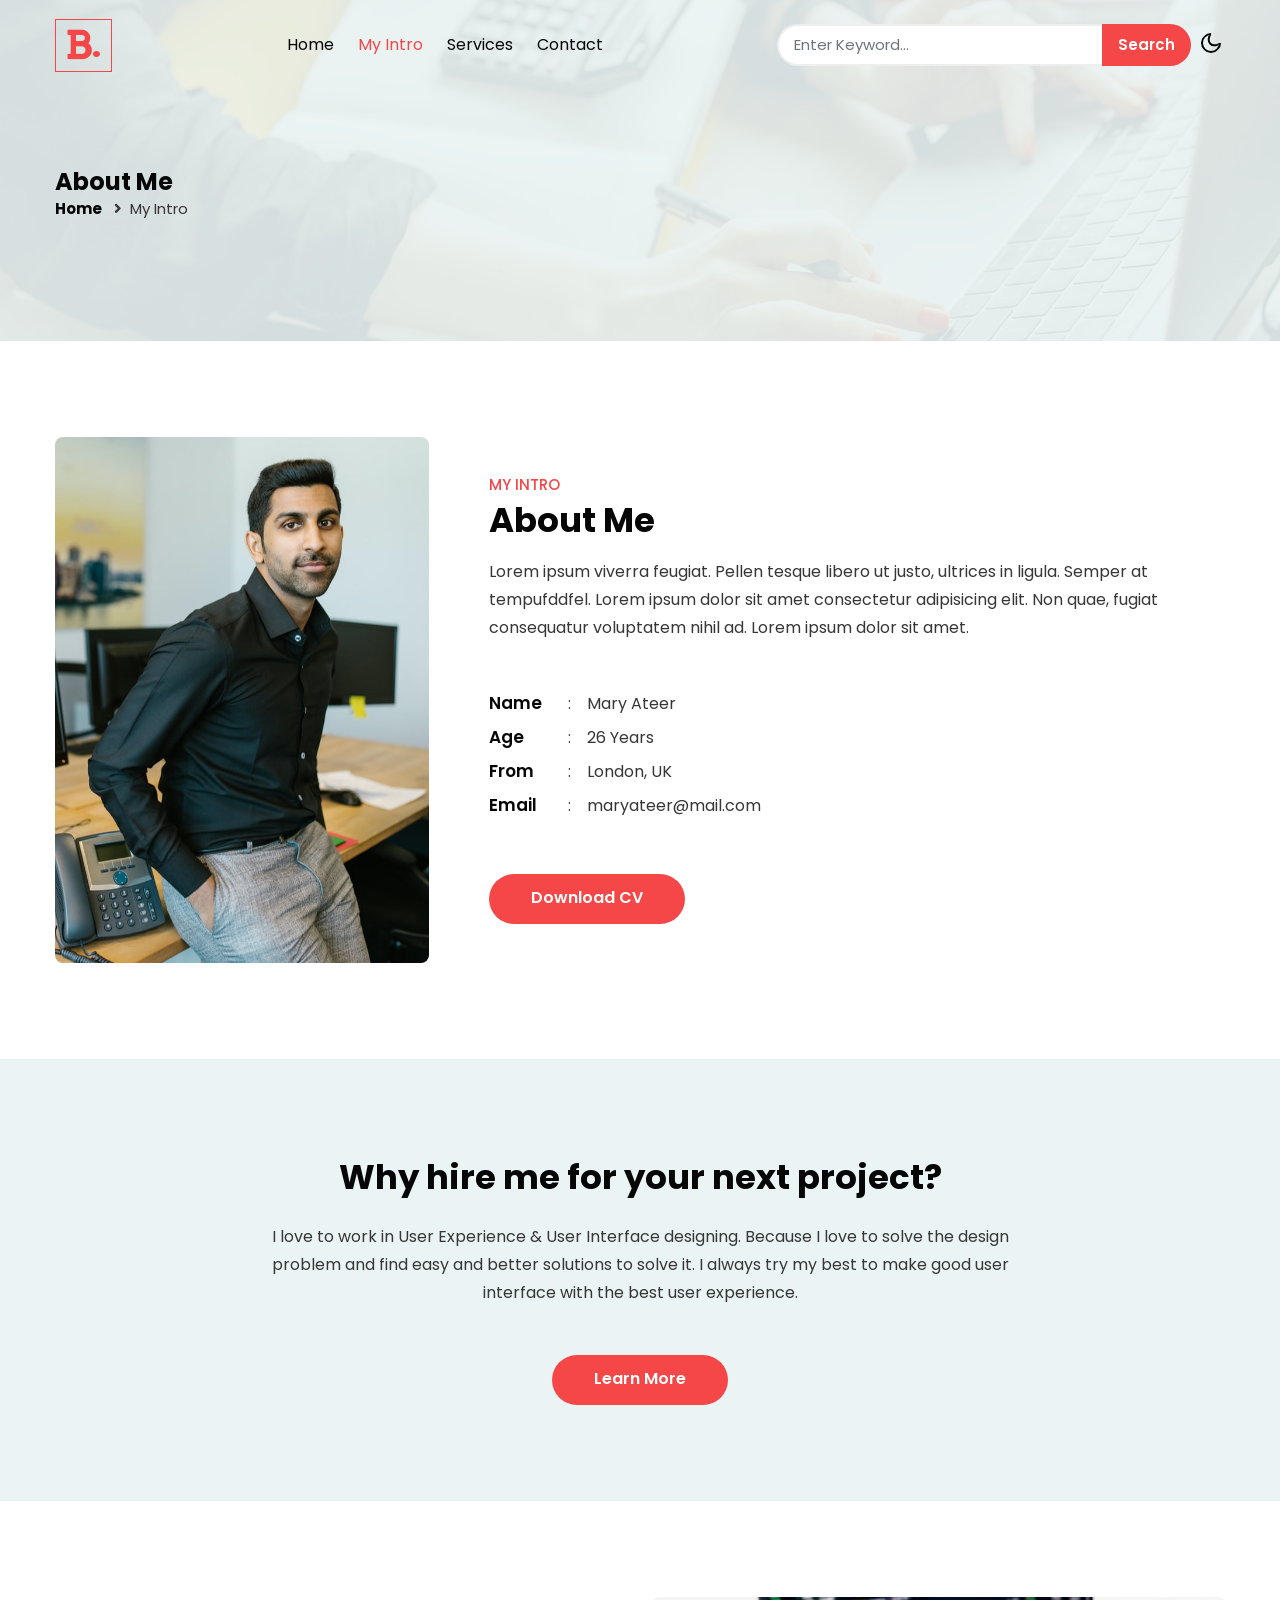
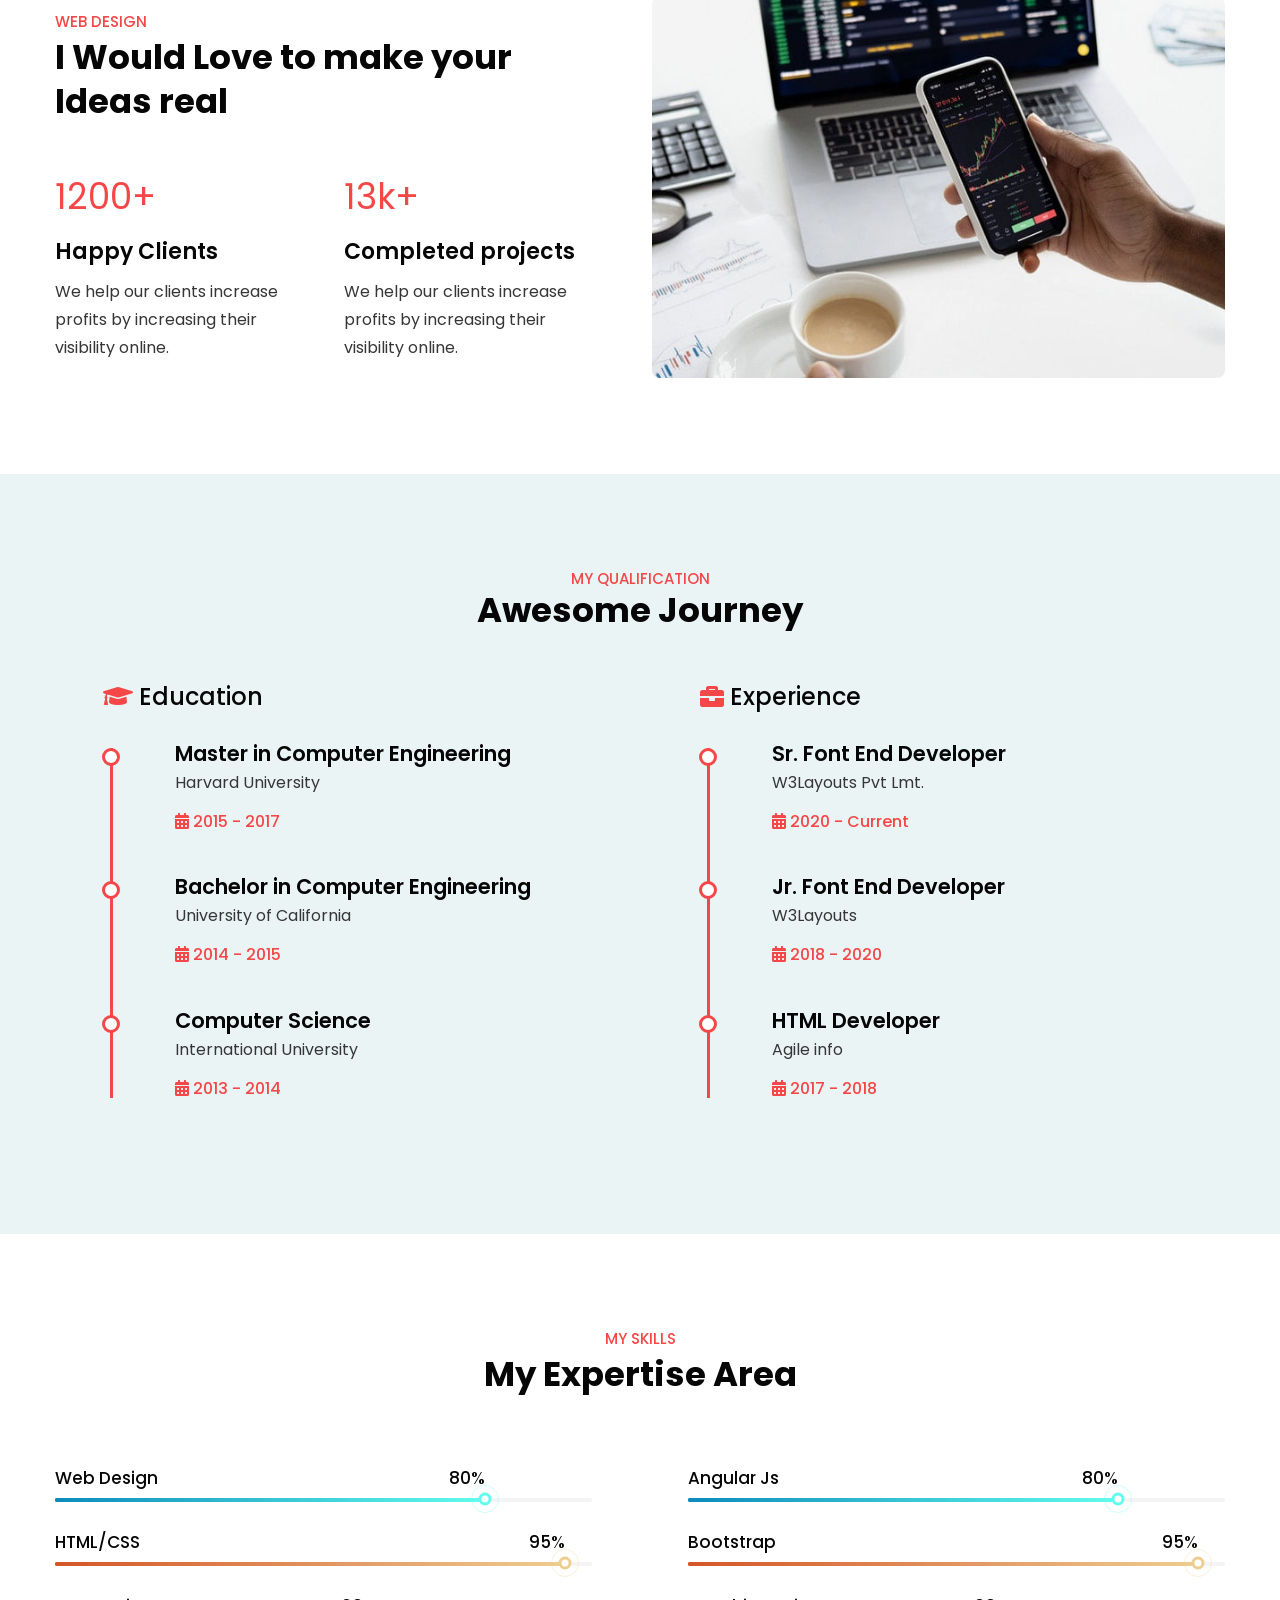
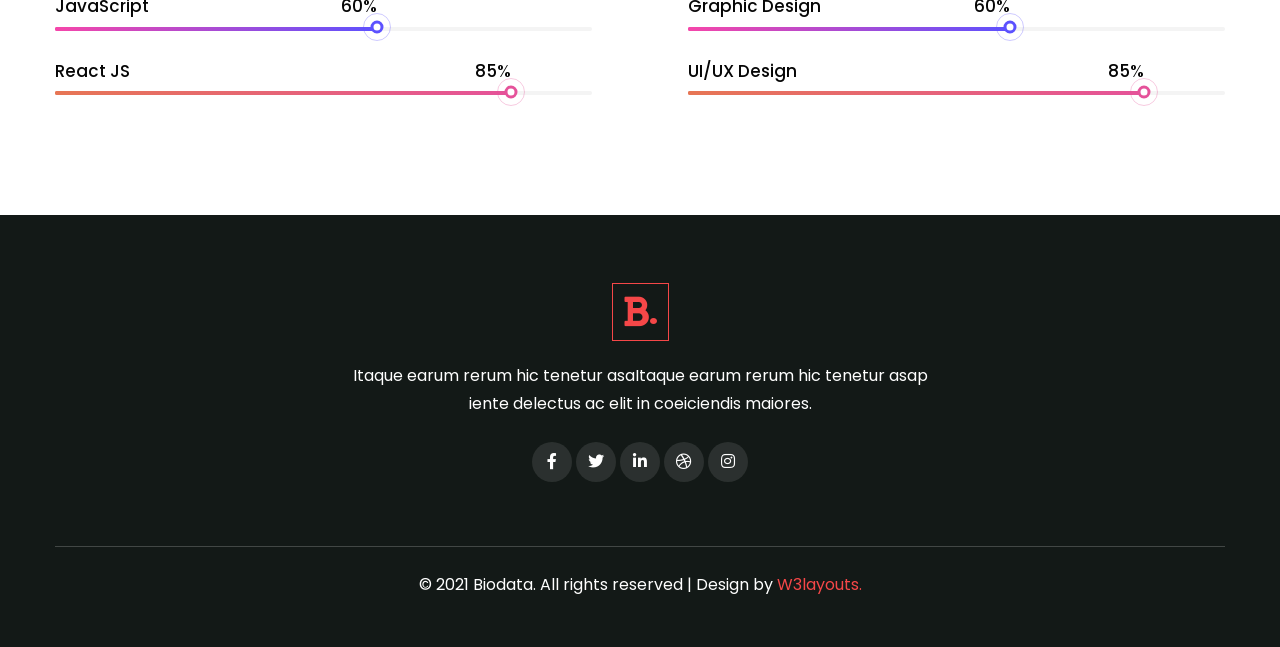
<file: about.html>
<!--
Author: W3layouts
Author URL: http://w3layouts.com
-->
<!doctype html>
<html lang="en">

<head>
    <!-- Required meta tags -->
    <meta charset="utf-8">
    <meta name="viewport" content="width=device-width, initial-scale=1">
    <title>Biodata - Personal Category Bootstrap Responsive Web Template - About : W3Layouts</title>
    <!-- google font -->
    <link href="//fonts.googleapis.com/css2?family=Poppins:wght@100;200;300;400;500;600;700;800;900&display=swap"
        rel="stylesheet">
    <!-- Template CSS Style link -->
    <link rel="stylesheet" href="assets/css/style-starter.css">
</head>

<body>
    <!-- header -->
    <header id="site-header" class="fixed-top">
        <div class="container">
            <nav class="navbar navbar-expand-lg navbar-light">
                <a class="navbar-brand" href="index.html">
                    <i class="fas fa-bold"></i>.
                </a>
                <button class="navbar-toggler collapsed" type="button" data-bs-toggle="collapse"
                    data-bs-target="#navbarScroll" aria-controls="navbarScroll" aria-expanded="false"
                    aria-label="Toggle navigation">
                    <span class="navbar-toggler-icon fa icon-expand fa-bars"></span>
                    <span class="navbar-toggler-icon fa icon-close fa-times"></span>
                </button>
                <div class="collapse navbar-collapse" id="navbarScroll">
                    <ul class="navbar-nav mx-auto my-2 my-lg-0 navbar-nav-scroll">
                        <li class="nav-item">
                            <a class="nav-link" aria-current="page" href="index.html">Home</a>
                        </li>
                        <li class="nav-item">
                            <a class="nav-link active" href="about.html">My Intro</a>
                        </li>
                        <li class="nav-item">
                            <a class="nav-link" href="services.html">Services</a>
                        </li>
                        <li class="nav-item">
                            <a class="nav-link" href="contact.html">Contact</a>
                        </li>
                    </ul>
                    <form action="#search" method="GET" class="d-flex search-header">
                        <input class="form-control" type="search" placeholder="Enter Keyword..." aria-label="Search"
                            required>
                        <button class="btn btn-style" type="submit">Search</button>
                    </form>
                </div>
                <!-- toggle switch for light and dark theme -->
                <div class="cont-ser-position">
                    <nav class="navigation">
                        <div class="theme-switch-wrapper">
                            <label class="theme-switch" for="checkbox">
                                <input type="checkbox" id="checkbox">
                                <div class="mode-container">
                                    <i class="gg-sun"></i>
                                    <i class="gg-moon"></i>
                                </div>
                            </label>
                        </div>
                    </nav>
                </div>
                <!-- //toggle switch for light and dark theme -->
            </nav>
        </div>
    </header>
    <!-- //header -->

    <!-- inner banner -->
    <section class="inner-banner py-5">
        <div class="w3l-breadcrumb py-lg-5">
            <div class="container pt-4 pb-sm-4">
                <h4 class="inner-text-title font-weight-bold pt-sm-5 pt-4">About Me</h4>
                <ul class="breadcrumbs-custom-path">
                    <li><a href="index.html">Home</a></li>
                    <li class="active"><i class="fas fa-angle-right mx-2"></i>My Intro</li>
                </ul>
            </div>
        </div>
    </section>
    <!-- //inner banner -->

    <!-- about section -->
    <section class="w3l-aboutblock1 py-5" id="about">
        <div class="container py-md-5 py-4">
            <div class="row align-items-center">
                <div class="col-lg-4">
                    <div class="position-relative">
                        <img src="assets/images/about.jpg" alt="" class="radius-image img-fluid">
                    </div>
                </div>
                <div class="col-lg-8 ps-lg-5 mt-lg-0 mt-5">
                    <h5 class="title-small mb-1">My Intro</h5>
                    <h3 class="title-style">About Me</h3>
                    <p class="mt-3">Lorem ipsum viverra feugiat. Pellen tesque libero ut justo,
                        ultrices in ligula. Semper at tempufddfel. Lorem ipsum dolor sit amet consectetur
                        adipisicing
                        elit. Non quae, fugiat consequatur voluptatem nihil ad. Lorem ipsum dolor sit amet.</p>
                    <div class="my-info mt-md-5 mt-4">
                        <ul class="single-info">
                            <li class="name-style">Name</li>
                            <li>:</li>
                            <li>
                                <p>Mary Ateer</p>
                            </li>
                        </ul>
                        <ul class="single-info">
                            <li class="name-style">Age</li>
                            <li>:</li>
                            <li>
                                <p>26 Years</p>
                            </li>
                        </ul>
                        <ul class="single-info">
                            <li class="name-style">From</li>
                            <li>:</li>
                            <li>
                                <p>London, UK</p>
                            </li>
                        </ul>
                        <ul class="single-info">
                            <li class="name-style">Email</li>
                            <li>:</li>
                            <li>
                                <p><a href="mailto:maryateer@mail.com">maryateer@mail.com</a></p>
                            </li>
                        </ul>
                    </div>
                    <a href="#download" class="btn btn-style mt-5">Download CV</a>
                </div>
            </div>
        </div>
    </section>
    <!-- //about section -->

    <!-- text with button -->
    <section class="w3l-timeline-1 text-center py-5">
        <div class="container py-lg-5 py-4">
            <div class="mx-auto" style="max-width:800px">
                <h3 class="title-style mb-4">Why hire me for your next project?</h3>
                <p>I love to work in User Experience & User Interface designing. Because I love to solve the design
                    problem
                    and find easy and better solutions to solve it. I always try my best to make good user interface
                    with
                    the best user experience.</p>
                <a href="services.html" class="btn btn-style mt-5">Learn More</a>
            </div>
        </div>
    </section>
    <!-- //text with button -->

    <!-- about2 section -->
    <section class="w3l-about2 py-5">
        <div class="container py-lg-5 py-md-4 py-2">
            <div class="row align-items-center">
                <div class="col-lg-6 pe-lg-5">
                    <h5 class="title-small mb-1">Web Design</h5>
                    <h3 class="title-style">I Would Love to make your Ideas real</h3>
                    <div class="cwp23-text-cols mt-lg-5 mt-4">
                        <div class="column">
                            <span>1200+</span>
                            <h4>Happy Clients</h4>
                            <p>We help our clients increase profits by increasing their visibility online.</p>
                        </div>
                        <div class="column">
                            <span>13k+</span>
                            <h4>Completed projects </h4>
                            <p>We help our clients increase profits by increasing their visibility online. </p>
                        </div>

                    </div>
                </div>
                <div class="col-lg-6 cwp23-text align-self mt-lg-0 mt-5">
                    <img src="assets/images/blog5.jpg" alt="" class="radius-image img-fluid">
                </div>
            </div>
        </div>
    </section>
    <!-- //about2 section -->

    <!-- qualification section -->
    <section class="w3l-timeline-1 py-5">
        <div class="container py-lg-5 py-4">
            <div class="title-heading-w3 text-center mb-sm-5 mb-4">
                <h5 class="title-small">My Qualification</h5>
                <h3 class="title-style">Awesome Journey</h3>
            </div>
            <div class="row">
                <div class="col-lg-6">
                    <h5 class="sub-title-timeline"><i class="fas fa-graduation-cap"></i> Education</h5>
                    <div class="timeline">
                        <div class="column">
                            <div class="title">
                                <h2>Master in Computer Engineering</h2>
                            </div>
                            <div class="description">
                                <p>Harvard University</p>
                                <h6><i class="fas fa-calendar-alt"></i> 2015 - 2017</h6>
                            </div>
                        </div>
                        <div class="column">
                            <div class="title">
                                <h2>Bachelor in Computer Engineering</h2>
                            </div>
                            <div class="description">
                                <p>University of California</p>
                                <h6><i class="fas fa-calendar-alt"></i> 2014 - 2015</h6>
                            </div>
                        </div>
                        <div class="column">
                            <div class="title">
                                <h2>Computer Science</h2>
                            </div>
                            <div class="description">
                                <p>International University</p>
                                <h6><i class="fas fa-calendar-alt"></i> 2013 - 2014</h6>
                            </div>
                        </div>
                    </div>
                </div>

                <div class="col-lg-6 mt-lg-0 mt-4">
                    <h5 class="sub-title-timeline"><i class="fas fa-briefcase"></i> Experience</h5>
                    <div class="timeline">
                        <div class="column">
                            <div class="title">
                                <h2>Sr. Font End Developer</h2>
                            </div>
                            <div class="description">
                                <p>W3Layouts Pvt Lmt.</p>
                                <h6><i class="fas fa-calendar-alt"></i> 2020 - Current</h6>
                            </div>
                        </div>
                        <div class="column">
                            <div class="title">
                                <h2>Jr. Font End Developer</h2>
                            </div>
                            <div class="description">
                                <p>W3Layouts</p>
                                <h6><i class="fas fa-calendar-alt"></i> 2018 - 2020</h6>
                            </div>
                        </div>
                        <div class="column">
                            <div class="title">
                                <h2>HTML Developer</h2>
                            </div>
                            <div class="description">
                                <p>Agile info</p>
                                <h6><i class="fas fa-calendar-alt"></i> 2017 - 2018</h6>
                            </div>
                        </div>
                    </div>
                </div>
            </div>
        </div>
    </section>
    <!-- //qualification section -->

    <!-- skills section -->
    <section class="w3l-progress py-5" id="progress">
        <div class="container py-md-5 py-4">
            <div class="title-heading-w3 text-center mb-sm-5 mb-4">
                <h5 class="title-small mb-1">My Skills</h5>
                <h3 class="title-style">My Expertise Area</h3>
            </div>
            <div class="row py-lg-4">
                <div class="col-lg-6 pe-lg-5">
                    <div class="progress-info info1">
                        <h6 class="progress-tittle">Web Design <span class="">80%</span></h6>
                        <div class="progress">
                            <div class="progress-bar progress-bar-striped gradient-1" role="progressbar"
                                style="width: 80%" aria-valuenow="90" aria-valuemin="0" aria-valuemax="100">
                            </div>
                        </div>
                    </div>
                    <div class="progress-info info2">
                        <h6 class="progress-tittle">HTML/CSS <span class="">95%</span>
                        </h6>
                        <div class="progress">
                            <div class="progress-bar progress-bar-striped gradient-2" role="progressbar"
                                style="width: 95%" aria-valuenow="95" aria-valuemin="0" aria-valuemax="100">
                            </div>
                        </div>
                    </div>
                    <div class="progress-info info3">
                        <h6 class="progress-tittle">JavaScript <span class="">60%</span></h6>
                        <div class="progress">
                            <div class="progress-bar progress-bar-striped gradient-3" role="progressbar"
                                style="width: 60%" aria-valuenow="95" aria-valuemin="0" aria-valuemax="100">
                            </div>
                        </div>
                    </div>
                    <div class="progress-info info4 mb-0">
                        <h6 class="progress-tittle">React JS <span class="">85%</span></h6>
                        <div class="progress">
                            <div class="progress-bar progress-bar-striped gradient-4" role="progressbar"
                                style="width: 85%" aria-valuenow="95" aria-valuemin="0" aria-valuemax="100">
                            </div>
                        </div>
                    </div>
                </div>
                <div class="col-lg-6 ps-lg-5 mt-lg-0 mt-5">
                    <div class="progress-info info1">
                        <h6 class="progress-tittle">Angular Js <span class="">80%</span></h6>
                        <div class="progress">
                            <div class="progress-bar progress-bar-striped gradient-1" role="progressbar"
                                style="width: 80%" aria-valuenow="90" aria-valuemin="0" aria-valuemax="100">
                            </div>
                        </div>
                    </div>
                    <div class="progress-info info2">
                        <h6 class="progress-tittle">Bootstrap <span class="">95%</span>
                        </h6>
                        <div class="progress">
                            <div class="progress-bar progress-bar-striped gradient-2" role="progressbar"
                                style="width: 95%" aria-valuenow="95" aria-valuemin="0" aria-valuemax="100">
                            </div>
                        </div>
                    </div>
                    <div class="progress-info info3">
                        <h6 class="progress-tittle">Graphic Design <span class="">60%</span></h6>
                        <div class="progress">
                            <div class="progress-bar progress-bar-striped gradient-3" role="progressbar"
                                style="width: 60%" aria-valuenow="95" aria-valuemin="0" aria-valuemax="100">
                            </div>
                        </div>
                    </div>
                    <div class="progress-info info4 mb-0">
                        <h6 class="progress-tittle">UI/UX Design <span class="">85%</span></h6>
                        <div class="progress">
                            <div class="progress-bar progress-bar-striped gradient-4" role="progressbar"
                                style="width: 85%" aria-valuenow="95" aria-valuemin="0" aria-valuemax="100">
                            </div>
                        </div>
                    </div>
                </div>
            </div>
        </div>
    </section>
    <!-- //skills section -->

    <!-- footer -->
    <footer class="footer-w3ls text-center py-5">
        <div class="container pt-4">
            <div class="mx-auto" style="max-width:600px;">
                <a href="index.html" class="footer-logo py-1">
                    <i class="fas fa-bold"></i>.
                </a>
                <p class="mt-4 text-white">Itaque earum rerum hic tenetur asaItaque
                    earum rerum hic tenetur asap iente delectus ac elit in
                    coeiciendis maiores.</p>
                <div class="social-icons-main mt-4 pb-3">
                    <ul class="social-icons3">
                        <li>
                            <a href="#facebook">
                                <i class="fab fa-facebook-f"></i>
                            </a>
                        </li>
                        <li>
                            <a href="#twitter">
                                <i class="fab fa-twitter"></i>
                            </a>
                        </li>
                        <li>
                            <a href="#linkedinin">
                                <i class="fab fa-linkedin-in"></i>
                            </a>
                        </li>
                        <li>
                            <a href="#dribbble">
                                <i class="fab fa-dribbble"></i>
                            </a>
                        </li>
                        <li>
                            <a href="#instagram">
                                <i class="fab fa-instagram"></i>
                            </a>
                        </li>
                    </ul>
                </div>
            </div>
            <!-- copyright -->
            <p class="copy-right-w3 text-white mt-5 pt-4">© 2021 Biodata. All rights reserved | Design by
                <a href="http://w3layouts.com" target="_blank"> W3layouts.</a>
            </p>
        </div>
    </footer>
    <!-- //footer -->

    <!-- Js scripts -->
    <!-- move top -->
    <button onclick="topFunction()" id="movetop" title="Go to top">
        <span class="fas fa-level-up-alt" aria-hidden="true"></span>
    </button>
    <script>
        // When the user scrolls down 20px from the top of the document, show the button
        window.onscroll = function () {
            scrollFunction()
        };

        function scrollFunction() {
            if (document.body.scrollTop > 20 || document.documentElement.scrollTop > 20) {
                document.getElementById("movetop").style.display = "block";
            } else {
                document.getElementById("movetop").style.display = "none";
            }
        }

        // When the user clicks on the button, scroll to the top of the document
        function topFunction() {
            document.body.scrollTop = 0;
            document.documentElement.scrollTop = 0;
        }
    </script>
    <!-- //move top -->

    <!-- common jquery plugin -->
    <script src="assets/js/jquery-3.3.1.min.js"></script>
    <!-- //common jquery plugin -->

    <!-- theme switch js (light and dark)-->
    <script src="assets/js/theme-change.js"></script>
    <!-- //theme switch js (light and dark)-->

    <!-- MENU-JS -->
    <script>
        $(window).on("scroll", function () {
            var scroll = $(window).scrollTop();

            if (scroll >= 80) {
                $("#site-header").addClass("nav-fixed");
            } else {
                $("#site-header").removeClass("nav-fixed");
            }
        });

        //Main navigation Active Class Add Remove
        $(".navbar-toggler").on("click", function () {
            $("header").toggleClass("active");
        });
        $(document).on("ready", function () {
            if ($(window).width() > 991) {
                $("header").removeClass("active");
            }
            $(window).on("resize", function () {
                if ($(window).width() > 991) {
                    $("header").removeClass("active");
                }
            });
        });
    </script>
    <!-- //MENU-JS -->

    <!-- disable body scroll which navbar is in active -->
    <script>
        $(function () {
            $('.navbar-toggler').click(function () {
                $('body').toggleClass('noscroll');
            })
        });
    </script>
    <!-- //disable body scroll which navbar is in active -->

    <!-- bootstrap -->
    <script src="assets/js/bootstrap.min.js"></script>
    <!-- //bootstrap -->
    <!-- //Js scripts -->
</body>

</html>
</file>
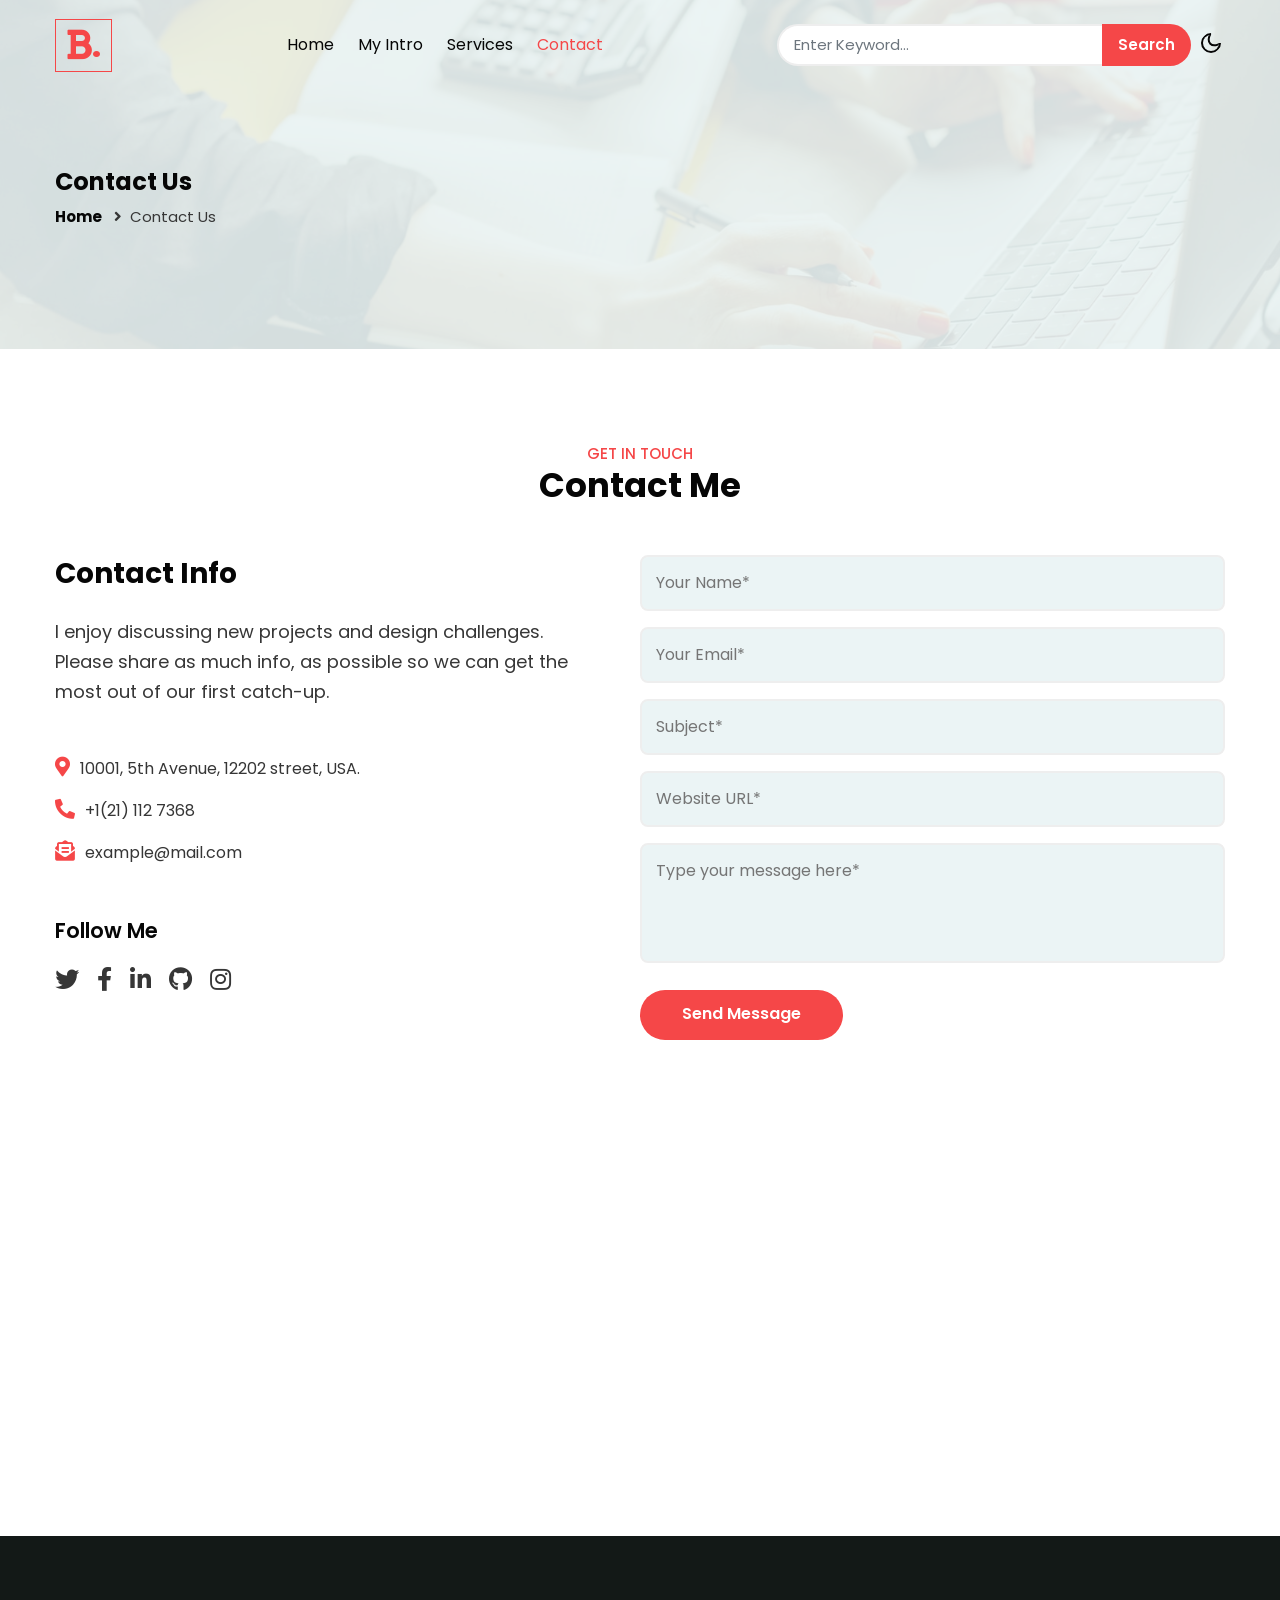
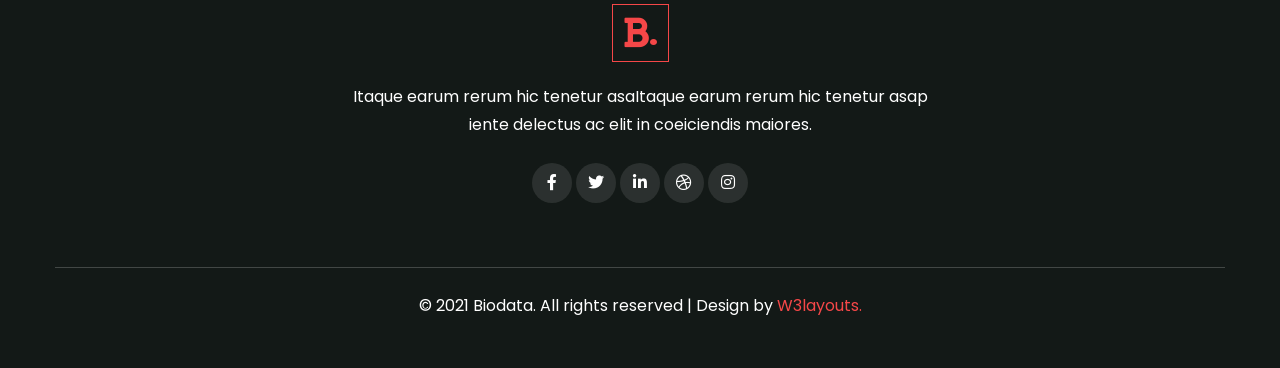
<file: contact.html>
<!--
Author: W3layouts
Author URL: http://w3layouts.com
-->
<!doctype html>
<html lang="en">

<head>
    <!-- Required meta tags -->
    <meta charset="utf-8">
    <meta name="viewport" content="width=device-width, initial-scale=1">
    <title>Biodata - Personal Category Bootstrap Responsive Web Template - Contact : W3Layouts</title>
    <!-- google font -->
    <link href="//fonts.googleapis.com/css2?family=Poppins:wght@100;200;300;400;500;600;700;800;900&display=swap"
        rel="stylesheet">
    <!-- Template CSS Style link -->
    <link rel="stylesheet" href="assets/css/style-starter.css">
</head>

<body>
    <!-- header -->
    <header id="site-header" class="fixed-top">
        <div class="container">
            <nav class="navbar navbar-expand-lg navbar-light">
                <a class="navbar-brand" href="index.html">
                    <i class="fas fa-bold"></i>.
                </a>
                <button class="navbar-toggler collapsed" type="button" data-bs-toggle="collapse"
                    data-bs-target="#navbarScroll" aria-controls="navbarScroll" aria-expanded="false"
                    aria-label="Toggle navigation">
                    <span class="navbar-toggler-icon fa icon-expand fa-bars"></span>
                    <span class="navbar-toggler-icon fa icon-close fa-times"></span>
                </button>
                <div class="collapse navbar-collapse" id="navbarScroll">
                    <ul class="navbar-nav mx-auto my-2 my-lg-0 navbar-nav-scroll">
                        <li class="nav-item">
                            <a class="nav-link" aria-current="page" href="index.html">Home</a>
                        </li>
                        <li class="nav-item">
                            <a class="nav-link" href="about.html">My Intro</a>
                        </li>
                        <li class="nav-item">
                            <a class="nav-link" href="services.html">Services</a>
                        </li>
                        <li class="nav-item">
                            <a class="nav-link active" href="contact.html">Contact</a>
                        </li>
                    </ul>
                    <form action="#search" method="GET" class="d-flex search-header">
                        <input class="form-control" type="search" placeholder="Enter Keyword..." aria-label="Search"
                            required>
                        <button class="btn btn-style" type="submit">Search</button>
                    </form>
                </div>
                <!-- toggle switch for light and dark theme -->
                <div class="cont-ser-position">
                    <nav class="navigation">
                        <div class="theme-switch-wrapper">
                            <label class="theme-switch" for="checkbox">
                                <input type="checkbox" id="checkbox">
                                <div class="mode-container">
                                    <i class="gg-sun"></i>
                                    <i class="gg-moon"></i>
                                </div>
                            </label>
                        </div>
                    </nav>
                </div>
                <!-- //toggle switch for light and dark theme -->
            </nav>
        </div>
    </header>
    <!-- //header -->

    <!-- inner banner -->
    <section class="inner-banner py-5">
        <div class="w3l-breadcrumb py-lg-5">
            <div class="container pt-4 pb-sm-4">
                <h4 class="inner-text-title pt-sm-5 pt-4">Contact Us</h4>
                <ul class="breadcrumbs-custom-path mt-2">
                    <li><a href="index.html">Home</a></li>
                    <li class="active"><i class="fas fa-angle-right mx-2"></i>Contact Us</li>
                </ul>
            </div>
        </div>
    </section>
    <!-- //inner banner -->

    <!-- contact -->
    <section class="w3l-contact py-5" id="contact">
        <div class="container py-lg-5 py-4">
            <div class="title-heading-w3 text-center mb-sm-5 mb-4">
                <h5 class="title-small">Get In Touch</h5>
                <h3 class="title-style">Contact Me</h3>
            </div>
            <div class="row contact-block">
                <div class="col-md-6 contact-left pe-lg-5">
                    <h3 class="mb-sm-4 mb-3">Contact Info</h3>
                    <p class="cont-para mb-sm-5 mb-4">I enjoy discussing new projects and design challenges. Please
                        share as
                        much info, as possible so
                        we can get the most out of our first catch-up.</p>
                    <div class="cont-details">
                        <p><i class="fas fa-map-marker-alt"></i>10001, 5th Avenue, 12202 street, USA.</p>
                        <p><i class="fas fa-phone-alt"></i><a href="tel:+1(21) 234 4567">+1(21) 112 7368</a></p>
                        <p><i class="fas fa-envelope-open-text"></i><a href="mailto:example@mail.com"
                                class="mail">example@mail.com</a></p>
                    </div>
                    <h4 class="mb-3 mt-5">Follow Me</h4>
                    <ul class="social-icons-contact">
                        <li>
                            <a href="#twitter">
                                <i class="fab fa-twitter"></i>
                            </a>
                        </li>
                        <li>
                            <a href="#facebook">
                                <i class="fab fa-facebook-f"></i>
                            </a>
                        </li>
                        <li>
                            <a href="#linkedinin">
                                <i class="fab fa-linkedin-in"></i>
                            </a>
                        </li>
                        <li>
                            <a href="#github">
                                <i class="fab fa-github"></i>
                            </a>
                        </li>
                        <li>
                            <a href="#instagram">
                                <i class="fab fa-instagram"></i>
                            </a>
                        </li>
                    </ul>
                </div>
                <div class="col-md-6 contact-right mt-md-0 mt-5 ps-lg-0">
                    <form action="https://sendmail.w3layouts.com/submitForm" method="post" class="signin-form">
                        <div class="input-grids">
                            <input type="text" name="w3lName" id="w3lName" placeholder="Your Name*"
                                class="contact-input" required="" />
                            <input type="email" name="w3lSender" id="w3lSender" placeholder="Your Email*"
                                class="contact-input" required="" />
                            <input type="text" name="w3lSubect" id="w3lSubect" placeholder="Subject*"
                                class="contact-input" required="" />
                            <input type="text" name="w3lWebsite" id="w3lWebsite" placeholder="Website URL*"
                                class="contact-input" required="" />
                        </div>
                        <div class="form-input">
                            <textarea name="w3lMessage" id="w3lMessage" placeholder="Type your message here*"
                                required=""></textarea>
                        </div>
                        <button class="btn btn-style">Send Message</button>
                    </form>
                </div>
            </div>
        </div>
    </section>
    <!-- map -->
    <div class="map-iframe">
        <iframe
            src="https://www.google.com/maps/embed?pb=!1m18!1m12!1m3!1d317718.69319292053!2d-0.3817765050863085!3d51.528307984912544!2m3!1f0!2f0!3f0!3m2!1i1024!2i768!4f13.1!3m3!1m2!1s0x47d8a00baf21de75%3A0x52963a5addd52a99!2sLondon%2C+UK!5e0!3m2!1sen!2spl!4v1562654563739!5m2!1sen!2spl"
            width="100%" height="400" frameborder="0" style="border: 0px;" allowfullscreen=""></iframe>
    </div>
    <!-- //contact -->

    <!-- footer -->
    <footer class="footer-w3ls text-center py-5">
        <div class="container pt-4">
            <div class="mx-auto" style="max-width:600px;">
                <a href="index.html" class="footer-logo py-1">
                    <i class="fas fa-bold"></i>.
                </a>
                <p class="mt-4 text-white">Itaque earum rerum hic tenetur asaItaque
                    earum rerum hic tenetur asap iente delectus ac elit in
                    coeiciendis maiores.</p>
                <div class="social-icons-main mt-4 pb-3">
                    <ul class="social-icons3">
                        <li>
                            <a href="#facebook">
                                <i class="fab fa-facebook-f"></i>
                            </a>
                        </li>
                        <li>
                            <a href="#twitter">
                                <i class="fab fa-twitter"></i>
                            </a>
                        </li>
                        <li>
                            <a href="#linkedinin">
                                <i class="fab fa-linkedin-in"></i>
                            </a>
                        </li>
                        <li>
                            <a href="#dribbble">
                                <i class="fab fa-dribbble"></i>
                            </a>
                        </li>
                        <li>
                            <a href="#instagram">
                                <i class="fab fa-instagram"></i>
                            </a>
                        </li>
                    </ul>
                </div>
            </div>
            <!-- copyright -->
            <p class="copy-right-w3 text-white mt-5 pt-4">© 2021 Biodata. All rights reserved | Design by
                <a href="http://w3layouts.com" target="_blank"> W3layouts.</a>
            </p>
        </div>
    </footer>
    <!-- //footer -->

    <!-- Js scripts -->
    <!-- move top -->
    <button onclick="topFunction()" id="movetop" title="Go to top">
        <span class="fas fa-level-up-alt" aria-hidden="true"></span>
    </button>
    <script>
        // When the user scrolls down 20px from the top of the document, show the button
        window.onscroll = function () {
            scrollFunction()
        };

        function scrollFunction() {
            if (document.body.scrollTop > 20 || document.documentElement.scrollTop > 20) {
                document.getElementById("movetop").style.display = "block";
            } else {
                document.getElementById("movetop").style.display = "none";
            }
        }

        // When the user clicks on the button, scroll to the top of the document
        function topFunction() {
            document.body.scrollTop = 0;
            document.documentElement.scrollTop = 0;
        }
    </script>
    <!-- //move top -->

    <!-- common jquery plugin -->
    <script src="assets/js/jquery-3.3.1.min.js"></script>
    <!-- //common jquery plugin -->

    <!-- theme switch js (light and dark)-->
    <script src="assets/js/theme-change.js"></script>
    <!-- //theme switch js (light and dark)-->

    <!-- MENU-JS -->
    <script>
        $(window).on("scroll", function () {
            var scroll = $(window).scrollTop();

            if (scroll >= 80) {
                $("#site-header").addClass("nav-fixed");
            } else {
                $("#site-header").removeClass("nav-fixed");
            }
        });

        //Main navigation Active Class Add Remove
        $(".navbar-toggler").on("click", function () {
            $("header").toggleClass("active");
        });
        $(document).on("ready", function () {
            if ($(window).width() > 991) {
                $("header").removeClass("active");
            }
            $(window).on("resize", function () {
                if ($(window).width() > 991) {
                    $("header").removeClass("active");
                }
            });
        });
    </script>
    <!-- //MENU-JS -->

    <!-- disable body scroll which navbar is in active -->
    <script>
        $(function () {
            $('.navbar-toggler').click(function () {
                $('body').toggleClass('noscroll');
            })
        });
    </script>
    <!-- //disable body scroll which navbar is in active -->

    <!-- bootstrap -->
    <script src="assets/js/bootstrap.min.js"></script>
    <!-- //bootstrap -->
    <!-- //Js scripts -->
</body>

</html>
</file>
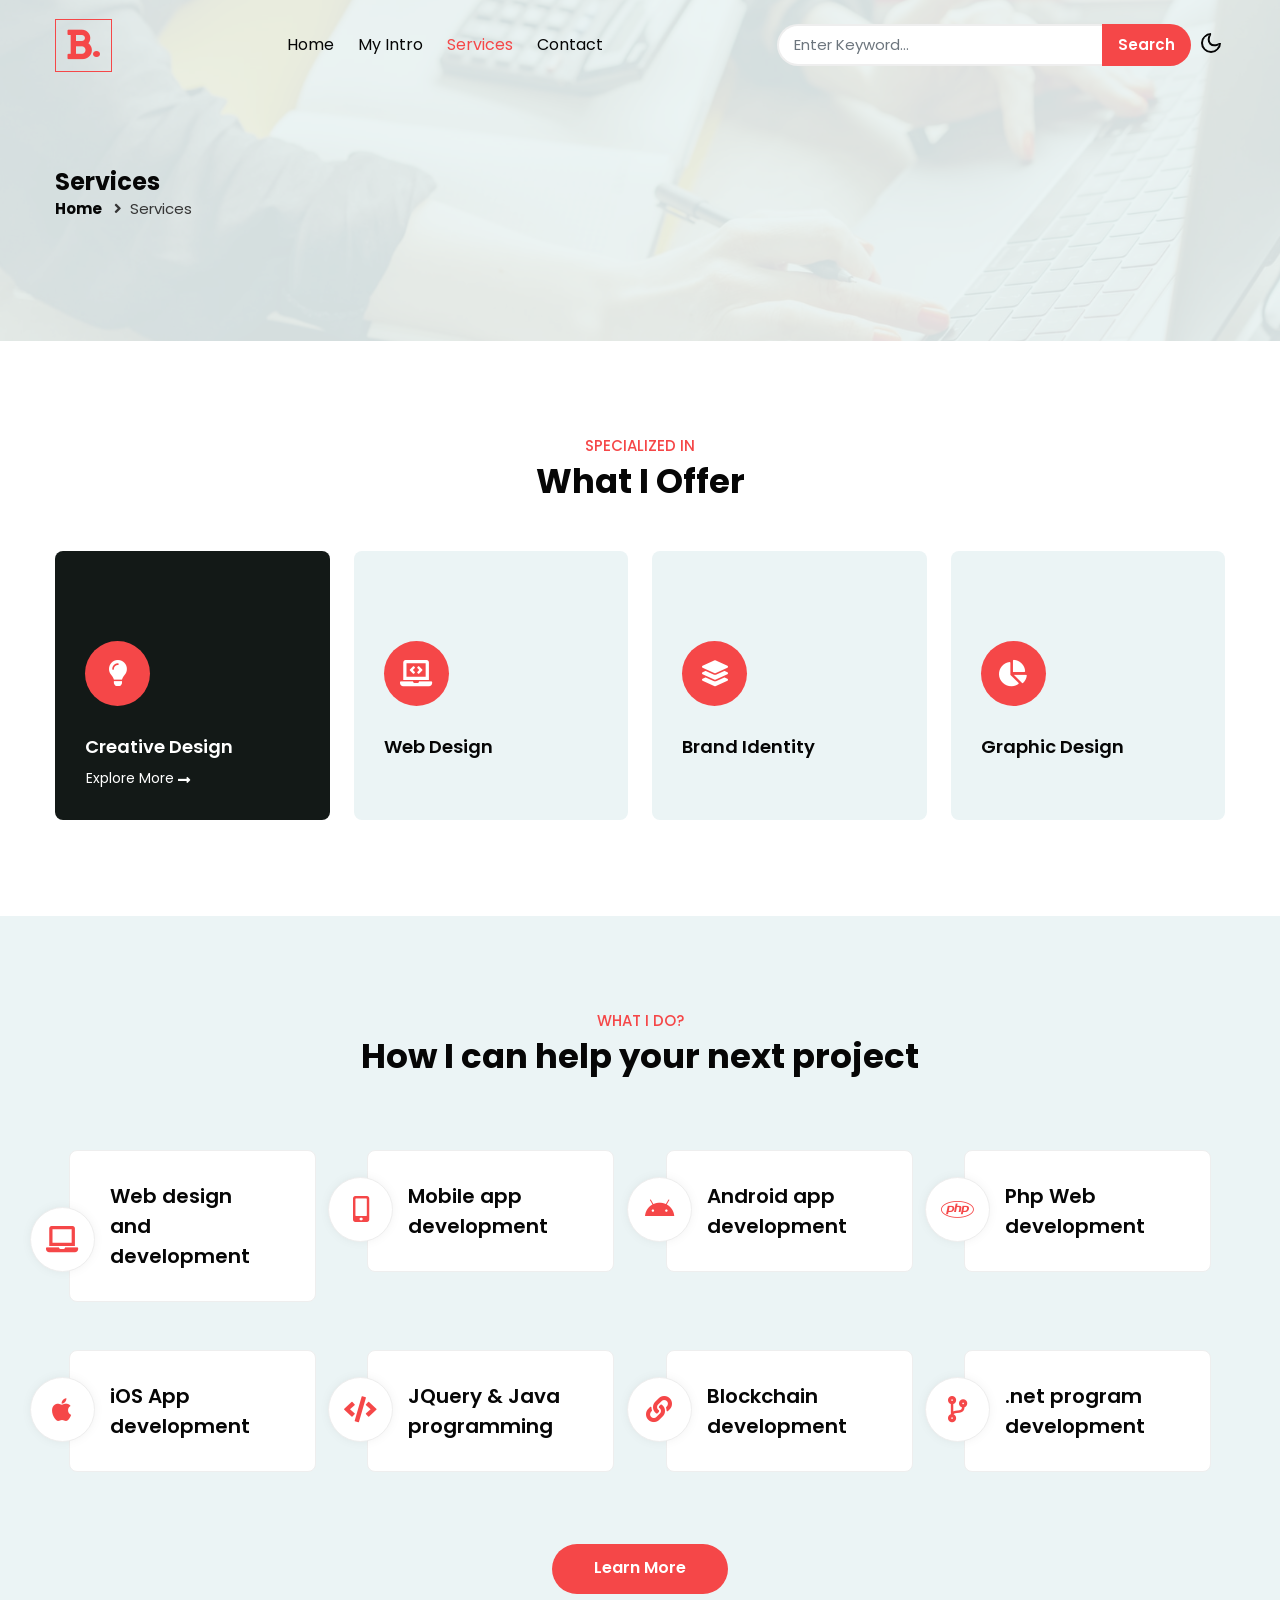
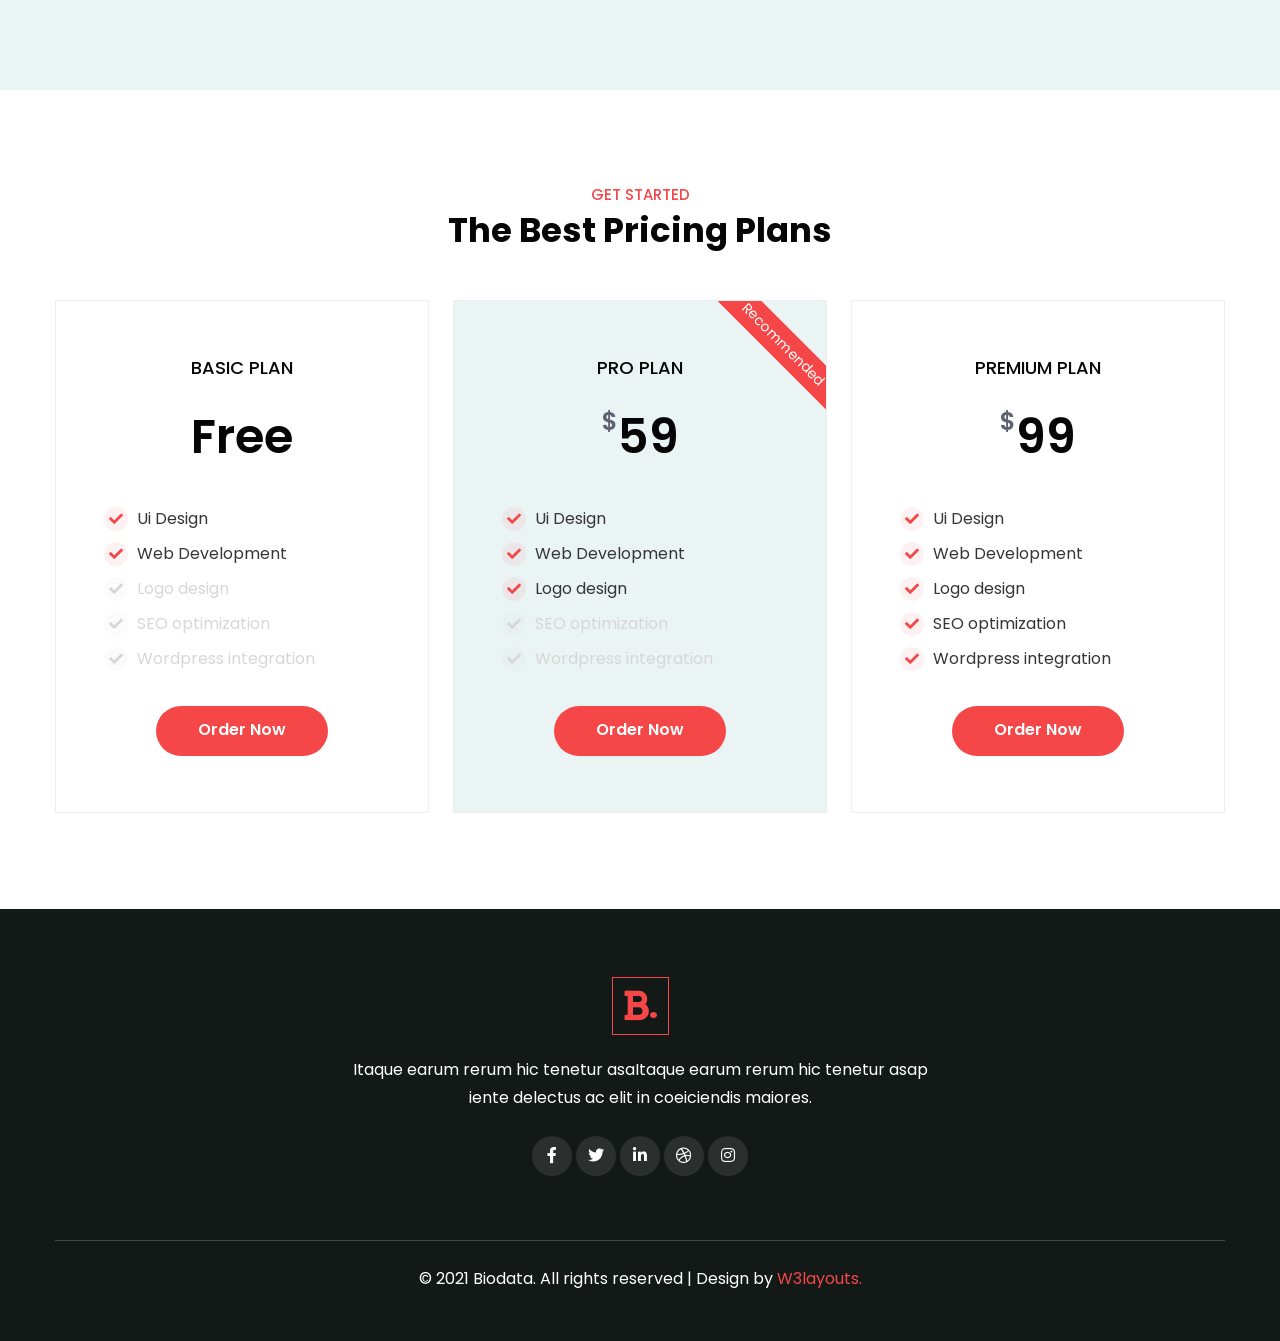
<file: services.html>
<!--
Author: W3layouts
Author URL: http://w3layouts.com
-->
<!doctype html>
<html lang="en">

<head>
    <!-- Required meta tags -->
    <meta charset="utf-8">
    <meta name="viewport" content="width=device-width, initial-scale=1">
    <title>Biodata - Personal Category Bootstrap Responsive Web Template - Services : W3Layouts</title>
    <!-- google font -->
    <link href="//fonts.googleapis.com/css2?family=Poppins:wght@100;200;300;400;500;600;700;800;900&display=swap"
        rel="stylesheet">
    <!-- Template CSS Style link -->
    <link rel="stylesheet" href="assets/css/style-starter.css">
</head>

<body>
    <!-- header -->
    <header id="site-header" class="fixed-top">
        <div class="container">
            <nav class="navbar navbar-expand-lg navbar-light">
                <a class="navbar-brand" href="index.html">
                    <i class="fas fa-bold"></i>.
                </a>
                <button class="navbar-toggler collapsed" type="button" data-bs-toggle="collapse"
                    data-bs-target="#navbarScroll" aria-controls="navbarScroll" aria-expanded="false"
                    aria-label="Toggle navigation">
                    <span class="navbar-toggler-icon fa icon-expand fa-bars"></span>
                    <span class="navbar-toggler-icon fa icon-close fa-times"></span>
                </button>
                <div class="collapse navbar-collapse" id="navbarScroll">
                    <ul class="navbar-nav mx-auto my-2 my-lg-0 navbar-nav-scroll">
                        <li class="nav-item">
                            <a class="nav-link" aria-current="page" href="index.html">Home</a>
                        </li>
                        <li class="nav-item">
                            <a class="nav-link" href="about.html">My Intro</a>
                        </li>
                        <li class="nav-item">
                            <a class="nav-link active" href="services.html">Services</a>
                        </li>
                        <li class="nav-item">
                            <a class="nav-link" href="contact.html">Contact</a>
                        </li>
                    </ul>
                    <form action="#search" method="GET" class="d-flex search-header">
                        <input class="form-control" type="search" placeholder="Enter Keyword..." aria-label="Search"
                            required>
                        <button class="btn btn-style" type="submit">Search</button>
                    </form>
                </div>
                <!-- toggle switch for light and dark theme -->
                <div class="cont-ser-position">
                    <nav class="navigation">
                        <div class="theme-switch-wrapper">
                            <label class="theme-switch" for="checkbox">
                                <input type="checkbox" id="checkbox">
                                <div class="mode-container">
                                    <i class="gg-sun"></i>
                                    <i class="gg-moon"></i>
                                </div>
                            </label>
                        </div>
                    </nav>
                </div>
                <!-- //toggle switch for light and dark theme -->
            </nav>
        </div>
    </header>
    <!-- //header -->

    <!-- inner banner -->
    <section class="inner-banner py-5">
        <div class="w3l-breadcrumb py-lg-5">
            <div class="container pt-4 pb-sm-4">
                <h4 class="inner-text-title font-weight-bold pt-sm-5 pt-4">Services</h4>
                <ul class="breadcrumbs-custom-path">
                    <li><a href="index.html">Home</a></li>
                    <li class="active"><i class="fas fa-angle-right mx-2"></i>Services</li>
                </ul>
            </div>
        </div>
    </section>
    <!-- //inner banner -->

    <!-- grids section -->
    <section class="w3l-bottom-grids-6 py-5" id="features">
        <div class="container py-md-5 py-4">
            <div class="title-heading-w3 text-center mb-sm-5 mb-4">
                <h5 class="title-small mb-1">specialized In</h5>
                <h3 class="title-style">What I Offer</h3>
            </div>
            <div class="row">
                <div class="col-lg-3 col-md-6 grids-feature">
                    <div class="area-box active">
                        <div class="icon-style">
                            <i class="fas fa-lightbulb"></i>
                        </div>
                        <h4><a href="#feature" class="title-head">Creative Design</a></h4>
                        <a href="about.html" class="btn more p-0">Explore More<i
                                class="fas fa-long-arrow-alt-right ms-1"></i></a>
                    </div>
                </div>
                <div class="col-lg-3 col-md-6 grids-feature mt-md-0 mt-4">
                    <div class="area-box">
                        <div class="icon-style">
                            <i class="fas fa-laptop-code"></i>
                        </div>
                        <h4><a href="#feature" class="title-head">Web Design</a></h4>
                        <a href="about.html" class="btn more p-0">Explore More<i
                                class="fas fa-long-arrow-alt-right ms-1"></i></a>
                    </div>
                </div>
                <div class="col-lg-3 col-md-6 grids-feature mt-lg-0 mt-4">
                    <div class="area-box">
                        <div class="icon-style">
                            <i class="fas fa-layer-group"></i>
                        </div>
                        <h4><a href="#feature" class="title-head">Brand Identity</a></h4>
                        <a href="about.html" class="btn more p-0">Explore More<i
                                class="fas fa-long-arrow-alt-right ms-1"></i></a>
                    </div>
                </div>
                <div class="col-lg-3 col-md-6 grids-feature mt-lg-0 mt-4">
                    <div class="area-box">
                        <div class="icon-style">
                            <i class="fas fa-chart-pie"></i>
                        </div>
                        <h4><a href="#feature" class="title-head">Graphic Design</a></h4>
                        <a href="about.html" class="btn more p-0">Explore More<i
                                class="fas fa-long-arrow-alt-right ms-1"></i></a>
                    </div>
                </div>
            </div>
        </div>
    </section>
    <!-- //grids section -->

    <!-- service section -->
    <section class="w3l-servicesblock1 py-5" id="services">
        <div class="container py-md-5 py-4">
            <div class="title-heading-w3 text-center mb-sm-5 mb-4">
                <h5 class="title-small mb-1">What i do?</h5>
                <h3 class="title-style">How I can help your next project</h3>
            </div>
            <div class="w3-services-grids py-lg-4">
                <div class="fea-gd-vv row">
                    <div class="col-lg-3 col-md-6">
                        <div class="feature-gd icon-yellow">
                            <div class="icon">
                                <i class="fas fa-laptop"></i>
                            </div>
                            <div class="icon-info">
                                <a href="#url">Web design<br> and development </a>
                            </div>
                        </div>
                    </div>
                    <div class="col-lg-3 col-md-6 mt-md-0 mt-4">
                        <div class="feature-gd icon-vilot">
                            <div class="icon">
                                <i class="fas fa-mobile-alt"></i>
                            </div>
                            <div class="icon-info">
                                <a href="#url">Mobile app<br> development</a>
                            </div>
                        </div>
                    </div>
                    <div class="col-lg-3 col-md-6 mt-lg-0 mt-md-5 mt-4">
                        <div class="feature-gd icon-blue">
                            <div class="icon">
                                <i class="fab fa-android"></i>
                            </div>
                            <div class="icon-info">
                                <a href="#url">Android app<br> development</a>
                            </div>
                        </div>
                    </div>
                    <div class="col-lg-3 col-md-6 mt-lg-0 mt-md-5 mt-4">
                        <div class="feature-gd icon-red">
                            <div class="icon">
                                <i class="fab fa-php"></i>
                            </div>
                            <div class="icon-info">
                                <a href="#url">Php Web<br> development</a>
                            </div>
                        </div>
                    </div>
                    <div class="col-lg-3 col-md-6 mt-md-5 mt-4">
                        <div class="feature-gd icon-light-green">
                            <div class="icon">
                                <i class="fab fa-apple"></i>
                            </div>
                            <div class="icon-info">
                                <a href="#url">iOS App<br> development </a>
                            </div>
                        </div>
                    </div>
                    <div class="col-lg-3 col-md-6 mt-md-5 mt-4">
                        <div class="feature-gd icon-light-blue">
                            <div class="icon">
                                <i class="fas fa-code"></i>
                            </div>
                            <div class="icon-info">
                                <a href="#url">JQuery & Java<br> programming</a>
                            </div>
                        </div>
                    </div>
                    <div class="col-lg-3 col-md-6 mt-md-5 mt-4">
                        <div class="feature-gd icon-dark-green">
                            <div class="icon">
                                <i class="fas fa-link"></i>
                            </div>
                            <div class="icon-info">
                                <a href="#url">Blockchain<br> development</a>
                            </div>
                        </div>
                    </div>
                    <div class="col-lg-3 col-md-6 mt-md-5 mt-4">
                        <div class="feature-gd icon-pink">
                            <div class="icon">
                                <i class="fas fa-code-branch"></i>
                            </div>
                            <div class="icon-info">
                                <a href="#url">.net program<br> development</a>
                            </div>
                        </div>
                    </div>
                </div>
            </div>
            <div class="text-center mt-5">
                <a href="services.html" class="btn btn-style">Learn More</a>
            </div>
        </div>
    </section>
    <!-- //service section -->

    <!-- pricing section -->
    <section class="w3l-pricing py-5">
        <div class="container py-md-5 py-4">
            <div class="title-heading-w3 text-center mb-sm-5 mb-4">
                <h5 class="title-small mb-1">Get Started</h5>
                <h3 class="title-style">The Best Pricing Plans</h3>
            </div>
            <div class="row t-in justify-content-center">
                <div class="col-lg-4 col-md-6 price-main-info">
                    <div class="price-inner card box-shadow">

                        <div class="card-body">
                            <h4 class="text-uppercase text-center mb-3">Basic Plan</h4>
                            <h5 class="card-title pricing-card-title">
                                Free
                            </h5>
                            <ul class="list-unstyled mt-3 mb-4">
                                <li> <span class="fa fa-check"></span> Ui Design</li>
                                <li> <span class="fa fa-check"></span> Web Development</li>
                                <li class="disable"> <span class="fa fa-check"></span> Logo design</li>
                                <li class="disable"> <span class="fa fa-check"></span> SEO optimization</li>
                                <li class="disable"> <span class="fa fa-check"></span> Wordpress integration</li>
                            </ul>
                            <div class="read-more mt-4 pt-lg-2 text-center">
                                <a href="contact.html" class="btn btn-style"> Order Now</a>
                            </div>
                        </div>
                    </div>
                </div>
                <div class="col-lg-4 col-md-6 price-main-info mt-md-0 mt-4">
                    <div class="price-inner card box-shadow active">

                        <div class="card-body">
                            <label class="price-label">Recommended</label>
                            <h4 class="text-uppercase text-center mb-3">Pro Plan</h4>
                            <h5 class="card-title pricing-card-title">
                                <span class="align-top">$</span>59

                            </h5>
                            <ul class="list-unstyled mt-3 mb-4">
                                <li> <span class="fa fa-check"></span> Ui Design</li>
                                <li> <span class="fa fa-check"></span> Web Development</li>
                                <li> <span class="fa fa-check"></span> Logo design</li>
                                <li class="disable"> <span class="fa fa-check"></span> SEO optimization</li>
                                <li class="disable"> <span class="fa fa-check"></span> Wordpress integration</li>
                            </ul>
                            <div class="read-more mt-4 pt-lg-2 text-center">
                                <a href="contact.html" class="btn btn-style"> Order Now</a>
                            </div>
                        </div>
                    </div>
                </div>
                <div class="col-lg-4 col-md-6 price-main-info mt-lg-0 mt-4">
                    <div class="price-inner card box-shadow">

                        <div class="card-body">
                            <h4 class="text-uppercase text-center mb-3">Premium Plan</h4>
                            <h5 class="card-title pricing-card-title">
                                <span class="align-top">$</span>99
                            </h5>
                            <ul class="list-unstyled mt-3 mb-4">
                                <li> <span class="fa fa-check"></span> Ui Design</li>
                                <li> <span class="fa fa-check"></span> Web Development</li>
                                <li> <span class="fa fa-check"></span> Logo design</li>
                                <li> <span class="fa fa-check"></span> SEO optimization</li>
                                <li> <span class="fa fa-check"></span> Wordpress integration</li>
                            </ul>
                            <div class="read-more mt-4 pt-lg-2 text-center">
                                <a href="contact.html" class="btn btn-style"> Order Now</a>
                            </div>
                        </div>
                    </div>
                </div>
            </div>
        </div>
    </section>
    <!-- //pricing section -->

    <!-- footer -->
    <footer class="footer-w3ls text-center py-5">
        <div class="container pt-4">
            <div class="mx-auto" style="max-width:600px;">
                <a href="index.html" class="footer-logo py-1">
                    <i class="fas fa-bold"></i>.
                </a>
                <p class="mt-4 text-white">Itaque earum rerum hic tenetur asaItaque
                    earum rerum hic tenetur asap iente delectus ac elit in
                    coeiciendis maiores.</p>
                <div class="social-icons-main mt-4 pb-3">
                    <ul class="social-icons3">
                        <li>
                            <a href="#facebook">
                                <i class="fab fa-facebook-f"></i>
                            </a>
                        </li>
                        <li>
                            <a href="#twitter">
                                <i class="fab fa-twitter"></i>
                            </a>
                        </li>
                        <li>
                            <a href="#linkedinin">
                                <i class="fab fa-linkedin-in"></i>
                            </a>
                        </li>
                        <li>
                            <a href="#dribbble">
                                <i class="fab fa-dribbble"></i>
                            </a>
                        </li>
                        <li>
                            <a href="#instagram">
                                <i class="fab fa-instagram"></i>
                            </a>
                        </li>
                    </ul>
                </div>
            </div>
            <!-- copyright -->
            <p class="copy-right-w3 text-white mt-5 pt-4">© 2021 Biodata. All rights reserved | Design by
                <a href="http://w3layouts.com" target="_blank"> W3layouts.</a>
            </p>
        </div>
    </footer>
    <!-- //footer -->

    <!-- Js scripts -->
    <!-- move top -->
    <button onclick="topFunction()" id="movetop" title="Go to top">
        <span class="fas fa-level-up-alt" aria-hidden="true"></span>
    </button>
    <script>
        // When the user scrolls down 20px from the top of the document, show the button
        window.onscroll = function () {
            scrollFunction()
        };

        function scrollFunction() {
            if (document.body.scrollTop > 20 || document.documentElement.scrollTop > 20) {
                document.getElementById("movetop").style.display = "block";
            } else {
                document.getElementById("movetop").style.display = "none";
            }
        }

        // When the user clicks on the button, scroll to the top of the document
        function topFunction() {
            document.body.scrollTop = 0;
            document.documentElement.scrollTop = 0;
        }
    </script>
    <!-- //move top -->

    <!-- common jquery plugin -->
    <script src="assets/js/jquery-3.3.1.min.js"></script>
    <!-- //common jquery plugin -->

    <!-- theme switch js (light and dark)-->
    <script src="assets/js/theme-change.js"></script>
    <!-- //theme switch js (light and dark)-->

    <!-- MENU-JS -->
    <script>
        $(window).on("scroll", function () {
            var scroll = $(window).scrollTop();

            if (scroll >= 80) {
                $("#site-header").addClass("nav-fixed");
            } else {
                $("#site-header").removeClass("nav-fixed");
            }
        });

        //Main navigation Active Class Add Remove
        $(".navbar-toggler").on("click", function () {
            $("header").toggleClass("active");
        });
        $(document).on("ready", function () {
            if ($(window).width() > 991) {
                $("header").removeClass("active");
            }
            $(window).on("resize", function () {
                if ($(window).width() > 991) {
                    $("header").removeClass("active");
                }
            });
        });
    </script>
    <!-- //MENU-JS -->

    <!-- disable body scroll which navbar is in active -->
    <script>
        $(function () {
            $('.navbar-toggler').click(function () {
                $('body').toggleClass('noscroll');
            })
        });
    </script>
    <!-- //disable body scroll which navbar is in active -->

    <!-- bootstrap -->
    <script src="assets/js/bootstrap.min.js"></script>
    <!-- //bootstrap -->
    <!-- //Js scripts -->
</body>

</html>
</file>
<file: assets/css/style-starter.css>
@charset "UTF-8";

/*--
Author: W3layouts
Author URL: http://w3layouts.com
--*/
/*!
 * Bootstrap v5.0.1 (https://getbootstrap.com/)
 * Copyright 2011-2021 The Bootstrap Authors
 * Copyright 2011-2021 Twitter, Inc.
 * Licensed under MIT (https://github.com/twbs/bootstrap/blob/main/LICENSE)
 */
:root {
  --bs-blue: #0d6efd;
  --bs-indigo: #6610f2;
  --bs-purple: #6f42c1;
  --bs-pink: #d63384;
  --bs-red: #dc3545;
  --bs-orange: #fd7e14;
  --bs-yellow: #ffc107;
  --bs-green: #198754;
  --bs-teal: #20c997;
  --bs-cyan: #0dcaf0;
  --bs-white: #fff;
  --bs-gray: #6c757d;
  --bs-gray-dark: #343a40;
  --bs-primary: #0d6efd;
  --bs-secondary: #6c757d;
  --bs-success: #198754;
  --bs-info: #0dcaf0;
  --bs-warning: #ffc107;
  --bs-danger: #dc3545;
  --bs-light: #f8f9fa;
  --bs-dark: #212529;
  --bs-font-sans-serif: system-ui, -apple-system, "Segoe UI", Roboto, "Helvetica Neue", Arial, "Noto Sans", "Liberation Sans", sans-serif, "Apple Color Emoji", "Segoe UI Emoji", "Segoe UI Symbol", "Noto Color Emoji";
  --bs-font-monospace: SFMono-Regular, Menlo, Monaco, Consolas, "Liberation Mono", "Courier New", monospace;
  --bs-gradient: linear-gradient(180deg, rgba(255, 255, 255, 0.15), rgba(255, 255, 255, 0));
}

*,
*::before,
*::after {
  box-sizing: border-box;
}

@media (prefers-reduced-motion: no-preference) {
  :root {
    scroll-behavior: smooth;
  }
}

body {
  margin: 0;
  font-family: var(--bs-font-sans-serif);
  font-size: 1rem;
  font-weight: 400;
  line-height: 1.5;
  color: #212529;
  background-color: #fff;
  -webkit-text-size-adjust: 100%;
  -webkit-tap-highlight-color: rgba(0, 0, 0, 0);
}

hr {
  margin: 1rem 0;
  color: inherit;
  background-color: currentColor;
  border: 0;
  opacity: 0.25;
}

hr:not([size]) {
  height: 1px;
}

h6,
.h6,
h5,
.h5,
h4,
.h4,
h3,
.h3,
h2,
.h2,
h1,
.h1 {
  margin-top: 0;
  margin-bottom: 0.5rem;
  font-weight: 500;
  line-height: 1.2;
}

h1,
.h1 {
  font-size: calc(1.375rem + 1.5vw);
}

@media (min-width: 1200px) {

  h1,
  .h1 {
    font-size: 2.5rem;
  }
}

h2,
.h2 {
  font-size: calc(1.325rem + 0.9vw);
}

@media (min-width: 1200px) {

  h2,
  .h2 {
    font-size: 2rem;
  }
}

h3,
.h3 {
  font-size: calc(1.3rem + 0.6vw);
}

@media (min-width: 1200px) {

  h3,
  .h3 {
    font-size: 1.75rem;
  }
}

h4,
.h4 {
  font-size: calc(1.275rem + 0.3vw);
}

@media (min-width: 1200px) {

  h4,
  .h4 {
    font-size: 1.5rem;
  }
}

h5,
.h5 {
  font-size: 1.25rem;
}

h6,
.h6 {
  font-size: 1rem;
}

p {
  margin-top: 0;
  margin-bottom: 1rem;
}

abbr[title],
abbr[data-bs-original-title] {
  -webkit-text-decoration: underline dotted;
  text-decoration: underline dotted;
  cursor: help;
  -webkit-text-decoration-skip-ink: none;
  text-decoration-skip-ink: none;
}

address {
  margin-bottom: 1rem;
  font-style: normal;
  line-height: inherit;
}

ol,
ul {
  padding-left: 2rem;
}

ol,
ul,
dl {
  margin-top: 0;
  margin-bottom: 1rem;
}

ol ol,
ul ul,
ol ul,
ul ol {
  margin-bottom: 0;
}

dt {
  font-weight: 700;
}

dd {
  margin-bottom: 0.5rem;
  margin-left: 0;
}

blockquote {
  margin: 0 0 1rem;
}

b,
strong {
  font-weight: bolder;
}

small,
.small {
  font-size: 0.875em;
}

mark,
.mark {
  padding: 0.2em;
  background-color: #fcf8e3;
}

sub,
sup {
  position: relative;
  font-size: 0.75em;
  line-height: 0;
  vertical-align: baseline;
}

sub {
  bottom: -0.25em;
}

sup {
  top: -0.5em;
}

a {
  color: #0d6efd;
  text-decoration: underline;
}

a:hover {
  color: #0a58ca;
}

a:not([href]):not([class]),
a:not([href]):not([class]):hover {
  color: inherit;
  text-decoration: none;
}

pre,
code,
kbd,
samp {
  font-family: var(--bs-font-monospace);
  font-size: 1em;
  direction: ltr
    /* rtl:ignore */
  ;
  unicode-bidi: bidi-override;
}

pre {
  display: block;
  margin-top: 0;
  margin-bottom: 1rem;
  overflow: auto;
  font-size: 0.875em;
}

pre code {
  font-size: inherit;
  color: inherit;
  word-break: normal;
}

code {
  font-size: 0.875em;
  color: #d63384;
  word-wrap: break-word;
}

a>code {
  color: inherit;
}

kbd {
  padding: 0.2rem 0.4rem;
  font-size: 0.875em;
  color: #fff;
  background-color: #212529;
  border-radius: 0.2rem;
}

kbd kbd {
  padding: 0;
  font-size: 1em;
  font-weight: 700;
}

figure {
  margin: 0 0 1rem;
}

img,
svg {
  vertical-align: middle;
}

table {
  caption-side: bottom;
  border-collapse: collapse;
}

caption {
  padding-top: 0.5rem;
  padding-bottom: 0.5rem;
  color: #6c757d;
  text-align: left;
}

th {
  text-align: inherit;
  text-align: -webkit-match-parent;
}

thead,
tbody,
tfoot,
tr,
td,
th {
  border-color: inherit;
  border-style: solid;
  border-width: 0;
}

label {
  display: inline-block;
}

button {
  border-radius: 0;
}

button:focus:not(:focus-visible) {
  outline: 0;
}

input,
button,
select,
optgroup,
textarea {
  margin: 0;
  font-family: inherit;
  font-size: inherit;
  line-height: inherit;
}

button,
select {
  text-transform: none;
}

[role=button] {
  cursor: pointer;
}

select {
  word-wrap: normal;
}

select:disabled {
  opacity: 1;
}

[list]::-webkit-calendar-picker-indicator {
  display: none;
}

button,
[type=button],
[type=reset],
[type=submit] {
  -webkit-appearance: button;
}

button:not(:disabled),
[type=button]:not(:disabled),
[type=reset]:not(:disabled),
[type=submit]:not(:disabled) {
  cursor: pointer;
}

::-moz-focus-inner {
  padding: 0;
  border-style: none;
}

textarea {
  resize: vertical;
}

fieldset {
  min-width: 0;
  padding: 0;
  margin: 0;
  border: 0;
}

legend {
  float: left;
  width: 100%;
  padding: 0;
  margin-bottom: 0.5rem;
  font-size: calc(1.275rem + 0.3vw);
  line-height: inherit;
}

@media (min-width: 1200px) {
  legend {
    font-size: 1.5rem;
  }
}

legend+* {
  clear: left;
}

::-webkit-datetime-edit-fields-wrapper,
::-webkit-datetime-edit-text,
::-webkit-datetime-edit-minute,
::-webkit-datetime-edit-hour-field,
::-webkit-datetime-edit-day-field,
::-webkit-datetime-edit-month-field,
::-webkit-datetime-edit-year-field {
  padding: 0;
}

::-webkit-inner-spin-button {
  height: auto;
}

[type=search] {
  outline-offset: -2px;
  -webkit-appearance: textfield;
}

/* rtl:raw:
[type="tel"],
[type="url"],
[type="email"],
[type="number"] {
  direction: ltr;
}
*/
::-webkit-search-decoration {
  -webkit-appearance: none;
}

::-webkit-color-swatch-wrapper {
  padding: 0;
}

::file-selector-button {
  font: inherit;
}

::-webkit-file-upload-button {
  font: inherit;
  -webkit-appearance: button;
}

output {
  display: inline-block;
}

iframe {
  border: 0;
}

summary {
  display: list-item;
  cursor: pointer;
}

progress {
  vertical-align: baseline;
}

[hidden] {
  display: none !important;
}

.lead {
  font-size: 1.25rem;
  font-weight: 300;
}

.display-1 {
  font-size: calc(1.625rem + 4.5vw);
  font-weight: 300;
  line-height: 1.2;
}

@media (min-width: 1200px) {
  .display-1 {
    font-size: 5rem;
  }
}

.display-2 {
  font-size: calc(1.575rem + 3.9vw);
  font-weight: 300;
  line-height: 1.2;
}

@media (min-width: 1200px) {
  .display-2 {
    font-size: 4.5rem;
  }
}

.display-3 {
  font-size: calc(1.525rem + 3.3vw);
  font-weight: 300;
  line-height: 1.2;
}

@media (min-width: 1200px) {
  .display-3 {
    font-size: 4rem;
  }
}

.display-4 {
  font-size: calc(1.475rem + 2.7vw);
  font-weight: 300;
  line-height: 1.2;
}

@media (min-width: 1200px) {
  .display-4 {
    font-size: 3.5rem;
  }
}

.display-5 {
  font-size: calc(1.425rem + 2.1vw);
  font-weight: 300;
  line-height: 1.2;
}

@media (min-width: 1200px) {
  .display-5 {
    font-size: 3rem;
  }
}

.display-6 {
  font-size: calc(1.375rem + 1.5vw);
  font-weight: 300;
  line-height: 1.2;
}

@media (min-width: 1200px) {
  .display-6 {
    font-size: 2.5rem;
  }
}

.list-unstyled {
  padding-left: 0;
  list-style: none;
}

.list-inline {
  padding-left: 0;
  list-style: none;
}

.list-inline-item {
  display: inline-block;
}

.list-inline-item:not(:last-child) {
  margin-right: 0.5rem;
}

.initialism {
  font-size: 0.875em;
  text-transform: uppercase;
}

.blockquote {
  margin-bottom: 1rem;
  font-size: 1.25rem;
}

.blockquote> :last-child {
  margin-bottom: 0;
}

.blockquote-footer {
  margin-top: -1rem;
  margin-bottom: 1rem;
  font-size: 0.875em;
  color: #6c757d;
}

.blockquote-footer::before {
  content: "— ";
}

.img-fluid {
  max-width: 100%;
  height: auto;
}

.img-thumbnail {
  padding: 0.25rem;
  background-color: #fff;
  border: 1px solid #dee2e6;
  border-radius: 0.25rem;
  max-width: 100%;
  height: auto;
}

.figure {
  display: inline-block;
}

.figure-img {
  margin-bottom: 0.5rem;
  line-height: 1;
}

.figure-caption {
  font-size: 0.875em;
  color: #6c757d;
}

.container,
.container-fluid,
.container-xxl,
.container-xl,
.container-lg,
.container-md,
.container-sm {
  width: 100%;
  padding-right: var(--bs-gutter-x, 0.75rem);
  padding-left: var(--bs-gutter-x, 0.75rem);
  margin-right: auto;
  margin-left: auto;
}

@media (min-width: 576px) {

  .container-sm,
  .container {
    max-width: 540px;
  }
}

@media (min-width: 768px) {

  .container-md,
  .container-sm,
  .container {
    max-width: 720px;
  }
}

@media (min-width: 992px) {

  .container-lg,
  .container-md,
  .container-sm,
  .container {
    max-width: 960px;
  }
}

@media (min-width: 1200px) {

  .container-xl,
  .container-lg,
  .container-md,
  .container-sm,
  .container {
    max-width: 1140px;
  }
}

@media (min-width: 1400px) {

  .container-xxl,
  .container-xl,
  .container-lg,
  .container-md,
  .container-sm,
  .container {
    max-width: 1320px;
  }
}

.row {
  --bs-gutter-x: 1.5rem;
  --bs-gutter-y: 0;
  display: flex;
  flex-wrap: wrap;
  margin-top: calc(var(--bs-gutter-y) * -1);
  margin-right: calc(var(--bs-gutter-x) / -2);
  margin-left: calc(var(--bs-gutter-x) / -2);
}

.row>* {
  flex-shrink: 0;
  width: 100%;
  max-width: 100%;
  padding-right: calc(var(--bs-gutter-x) / 2);
  padding-left: calc(var(--bs-gutter-x) / 2);
  margin-top: var(--bs-gutter-y);
}

.col {
  flex: 1 0 0%;
}

.row-cols-auto>* {
  flex: 0 0 auto;
  width: auto;
}

.row-cols-1>* {
  flex: 0 0 auto;
  width: 100%;
}

.row-cols-2>* {
  flex: 0 0 auto;
  width: 50%;
}

.row-cols-3>* {
  flex: 0 0 auto;
  width: 33.3333333333%;
}

.row-cols-4>* {
  flex: 0 0 auto;
  width: 25%;
}

.row-cols-5>* {
  flex: 0 0 auto;
  width: 20%;
}

.row-cols-6>* {
  flex: 0 0 auto;
  width: 16.6666666667%;
}

.col-auto {
  flex: 0 0 auto;
  width: auto;
}

.col-1 {
  flex: 0 0 auto;
  width: 8.3333333333%;
}

.col-2 {
  flex: 0 0 auto;
  width: 16.6666666667%;
}

.col-3 {
  flex: 0 0 auto;
  width: 25%;
}

.col-4 {
  flex: 0 0 auto;
  width: 33.3333333333%;
}

.col-5 {
  flex: 0 0 auto;
  width: 41.6666666667%;
}

.col-6 {
  flex: 0 0 auto;
  width: 50%;
}

.col-7 {
  flex: 0 0 auto;
  width: 58.3333333333%;
}

.col-8 {
  flex: 0 0 auto;
  width: 66.6666666667%;
}

.col-9 {
  flex: 0 0 auto;
  width: 75%;
}

.col-10 {
  flex: 0 0 auto;
  width: 83.3333333333%;
}

.col-11 {
  flex: 0 0 auto;
  width: 91.6666666667%;
}

.col-12 {
  flex: 0 0 auto;
  width: 100%;
}

.offset-1 {
  margin-left: 8.3333333333%;
}

.offset-2 {
  margin-left: 16.6666666667%;
}

.offset-3 {
  margin-left: 25%;
}

.offset-4 {
  margin-left: 33.3333333333%;
}

.offset-5 {
  margin-left: 41.6666666667%;
}

.offset-6 {
  margin-left: 50%;
}

.offset-7 {
  margin-left: 58.3333333333%;
}

.offset-8 {
  margin-left: 66.6666666667%;
}

.offset-9 {
  margin-left: 75%;
}

.offset-10 {
  margin-left: 83.3333333333%;
}

.offset-11 {
  margin-left: 91.6666666667%;
}

.g-0,
.gx-0 {
  --bs-gutter-x: 0;
}

.g-0,
.gy-0 {
  --bs-gutter-y: 0;
}

.g-1,
.gx-1 {
  --bs-gutter-x: 0.25rem;
}

.g-1,
.gy-1 {
  --bs-gutter-y: 0.25rem;
}

.g-2,
.gx-2 {
  --bs-gutter-x: 0.5rem;
}

.g-2,
.gy-2 {
  --bs-gutter-y: 0.5rem;
}

.g-3,
.gx-3 {
  --bs-gutter-x: 1rem;
}

.g-3,
.gy-3 {
  --bs-gutter-y: 1rem;
}

.g-4,
.gx-4 {
  --bs-gutter-x: 1.5rem;
}

.g-4,
.gy-4 {
  --bs-gutter-y: 1.5rem;
}

.g-5,
.gx-5 {
  --bs-gutter-x: 3rem;
}

.g-5,
.gy-5 {
  --bs-gutter-y: 3rem;
}

@media (min-width: 576px) {
  .col-sm {
    flex: 1 0 0%;
  }

  .row-cols-sm-auto>* {
    flex: 0 0 auto;
    width: auto;
  }

  .row-cols-sm-1>* {
    flex: 0 0 auto;
    width: 100%;
  }

  .row-cols-sm-2>* {
    flex: 0 0 auto;
    width: 50%;
  }

  .row-cols-sm-3>* {
    flex: 0 0 auto;
    width: 33.3333333333%;
  }

  .row-cols-sm-4>* {
    flex: 0 0 auto;
    width: 25%;
  }

  .row-cols-sm-5>* {
    flex: 0 0 auto;
    width: 20%;
  }

  .row-cols-sm-6>* {
    flex: 0 0 auto;
    width: 16.6666666667%;
  }

  .col-sm-auto {
    flex: 0 0 auto;
    width: auto;
  }

  .col-sm-1 {
    flex: 0 0 auto;
    width: 8.3333333333%;
  }

  .col-sm-2 {
    flex: 0 0 auto;
    width: 16.6666666667%;
  }

  .col-sm-3 {
    flex: 0 0 auto;
    width: 25%;
  }

  .col-sm-4 {
    flex: 0 0 auto;
    width: 33.3333333333%;
  }

  .col-sm-5 {
    flex: 0 0 auto;
    width: 41.6666666667%;
  }

  .col-sm-6 {
    flex: 0 0 auto;
    width: 50%;
  }

  .col-sm-7 {
    flex: 0 0 auto;
    width: 58.3333333333%;
  }

  .col-sm-8 {
    flex: 0 0 auto;
    width: 66.6666666667%;
  }

  .col-sm-9 {
    flex: 0 0 auto;
    width: 75%;
  }

  .col-sm-10 {
    flex: 0 0 auto;
    width: 83.3333333333%;
  }

  .col-sm-11 {
    flex: 0 0 auto;
    width: 91.6666666667%;
  }

  .col-sm-12 {
    flex: 0 0 auto;
    width: 100%;
  }

  .offset-sm-0 {
    margin-left: 0;
  }

  .offset-sm-1 {
    margin-left: 8.3333333333%;
  }

  .offset-sm-2 {
    margin-left: 16.6666666667%;
  }

  .offset-sm-3 {
    margin-left: 25%;
  }

  .offset-sm-4 {
    margin-left: 33.3333333333%;
  }

  .offset-sm-5 {
    margin-left: 41.6666666667%;
  }

  .offset-sm-6 {
    margin-left: 50%;
  }

  .offset-sm-7 {
    margin-left: 58.3333333333%;
  }

  .offset-sm-8 {
    margin-left: 66.6666666667%;
  }

  .offset-sm-9 {
    margin-left: 75%;
  }

  .offset-sm-10 {
    margin-left: 83.3333333333%;
  }

  .offset-sm-11 {
    margin-left: 91.6666666667%;
  }

  .g-sm-0,
  .gx-sm-0 {
    --bs-gutter-x: 0;
  }

  .g-sm-0,
  .gy-sm-0 {
    --bs-gutter-y: 0;
  }

  .g-sm-1,
  .gx-sm-1 {
    --bs-gutter-x: 0.25rem;
  }

  .g-sm-1,
  .gy-sm-1 {
    --bs-gutter-y: 0.25rem;
  }

  .g-sm-2,
  .gx-sm-2 {
    --bs-gutter-x: 0.5rem;
  }

  .g-sm-2,
  .gy-sm-2 {
    --bs-gutter-y: 0.5rem;
  }

  .g-sm-3,
  .gx-sm-3 {
    --bs-gutter-x: 1rem;
  }

  .g-sm-3,
  .gy-sm-3 {
    --bs-gutter-y: 1rem;
  }

  .g-sm-4,
  .gx-sm-4 {
    --bs-gutter-x: 1.5rem;
  }

  .g-sm-4,
  .gy-sm-4 {
    --bs-gutter-y: 1.5rem;
  }

  .g-sm-5,
  .gx-sm-5 {
    --bs-gutter-x: 3rem;
  }

  .g-sm-5,
  .gy-sm-5 {
    --bs-gutter-y: 3rem;
  }
}

@media (min-width: 768px) {
  .col-md {
    flex: 1 0 0%;
  }

  .row-cols-md-auto>* {
    flex: 0 0 auto;
    width: auto;
  }

  .row-cols-md-1>* {
    flex: 0 0 auto;
    width: 100%;
  }

  .row-cols-md-2>* {
    flex: 0 0 auto;
    width: 50%;
  }

  .row-cols-md-3>* {
    flex: 0 0 auto;
    width: 33.3333333333%;
  }

  .row-cols-md-4>* {
    flex: 0 0 auto;
    width: 25%;
  }

  .row-cols-md-5>* {
    flex: 0 0 auto;
    width: 20%;
  }

  .row-cols-md-6>* {
    flex: 0 0 auto;
    width: 16.6666666667%;
  }

  .col-md-auto {
    flex: 0 0 auto;
    width: auto;
  }

  .col-md-1 {
    flex: 0 0 auto;
    width: 8.3333333333%;
  }

  .col-md-2 {
    flex: 0 0 auto;
    width: 16.6666666667%;
  }

  .col-md-3 {
    flex: 0 0 auto;
    width: 25%;
  }

  .col-md-4 {
    flex: 0 0 auto;
    width: 33.3333333333%;
  }

  .col-md-5 {
    flex: 0 0 auto;
    width: 41.6666666667%;
  }

  .col-md-6 {
    flex: 0 0 auto;
    width: 50%;
  }

  .col-md-7 {
    flex: 0 0 auto;
    width: 58.3333333333%;
  }

  .col-md-8 {
    flex: 0 0 auto;
    width: 66.6666666667%;
  }

  .col-md-9 {
    flex: 0 0 auto;
    width: 75%;
  }

  .col-md-10 {
    flex: 0 0 auto;
    width: 83.3333333333%;
  }

  .col-md-11 {
    flex: 0 0 auto;
    width: 91.6666666667%;
  }

  .col-md-12 {
    flex: 0 0 auto;
    width: 100%;
  }

  .offset-md-0 {
    margin-left: 0;
  }

  .offset-md-1 {
    margin-left: 8.3333333333%;
  }

  .offset-md-2 {
    margin-left: 16.6666666667%;
  }

  .offset-md-3 {
    margin-left: 25%;
  }

  .offset-md-4 {
    margin-left: 33.3333333333%;
  }

  .offset-md-5 {
    margin-left: 41.6666666667%;
  }

  .offset-md-6 {
    margin-left: 50%;
  }

  .offset-md-7 {
    margin-left: 58.3333333333%;
  }

  .offset-md-8 {
    margin-left: 66.6666666667%;
  }

  .offset-md-9 {
    margin-left: 75%;
  }

  .offset-md-10 {
    margin-left: 83.3333333333%;
  }

  .offset-md-11 {
    margin-left: 91.6666666667%;
  }

  .g-md-0,
  .gx-md-0 {
    --bs-gutter-x: 0;
  }

  .g-md-0,
  .gy-md-0 {
    --bs-gutter-y: 0;
  }

  .g-md-1,
  .gx-md-1 {
    --bs-gutter-x: 0.25rem;
  }

  .g-md-1,
  .gy-md-1 {
    --bs-gutter-y: 0.25rem;
  }

  .g-md-2,
  .gx-md-2 {
    --bs-gutter-x: 0.5rem;
  }

  .g-md-2,
  .gy-md-2 {
    --bs-gutter-y: 0.5rem;
  }

  .g-md-3,
  .gx-md-3 {
    --bs-gutter-x: 1rem;
  }

  .g-md-3,
  .gy-md-3 {
    --bs-gutter-y: 1rem;
  }

  .g-md-4,
  .gx-md-4 {
    --bs-gutter-x: 1.5rem;
  }

  .g-md-4,
  .gy-md-4 {
    --bs-gutter-y: 1.5rem;
  }

  .g-md-5,
  .gx-md-5 {
    --bs-gutter-x: 3rem;
  }

  .g-md-5,
  .gy-md-5 {
    --bs-gutter-y: 3rem;
  }
}

@media (min-width: 992px) {
  .col-lg {
    flex: 1 0 0%;
  }

  .row-cols-lg-auto>* {
    flex: 0 0 auto;
    width: auto;
  }

  .row-cols-lg-1>* {
    flex: 0 0 auto;
    width: 100%;
  }

  .row-cols-lg-2>* {
    flex: 0 0 auto;
    width: 50%;
  }

  .row-cols-lg-3>* {
    flex: 0 0 auto;
    width: 33.3333333333%;
  }

  .row-cols-lg-4>* {
    flex: 0 0 auto;
    width: 25%;
  }

  .row-cols-lg-5>* {
    flex: 0 0 auto;
    width: 20%;
  }

  .row-cols-lg-6>* {
    flex: 0 0 auto;
    width: 16.6666666667%;
  }

  .col-lg-auto {
    flex: 0 0 auto;
    width: auto;
  }

  .col-lg-1 {
    flex: 0 0 auto;
    width: 8.3333333333%;
  }

  .col-lg-2 {
    flex: 0 0 auto;
    width: 16.6666666667%;
  }

  .col-lg-3 {
    flex: 0 0 auto;
    width: 25%;
  }

  .col-lg-4 {
    flex: 0 0 auto;
    width: 33.3333333333%;
  }

  .col-lg-5 {
    flex: 0 0 auto;
    width: 41.6666666667%;
  }

  .col-lg-6 {
    flex: 0 0 auto;
    width: 50%;
  }

  .col-lg-7 {
    flex: 0 0 auto;
    width: 58.3333333333%;
  }

  .col-lg-8 {
    flex: 0 0 auto;
    width: 66.6666666667%;
  }

  .col-lg-9 {
    flex: 0 0 auto;
    width: 75%;
  }

  .col-lg-10 {
    flex: 0 0 auto;
    width: 83.3333333333%;
  }

  .col-lg-11 {
    flex: 0 0 auto;
    width: 91.6666666667%;
  }

  .col-lg-12 {
    flex: 0 0 auto;
    width: 100%;
  }

  .offset-lg-0 {
    margin-left: 0;
  }

  .offset-lg-1 {
    margin-left: 8.3333333333%;
  }

  .offset-lg-2 {
    margin-left: 16.6666666667%;
  }

  .offset-lg-3 {
    margin-left: 25%;
  }

  .offset-lg-4 {
    margin-left: 33.3333333333%;
  }

  .offset-lg-5 {
    margin-left: 41.6666666667%;
  }

  .offset-lg-6 {
    margin-left: 50%;
  }

  .offset-lg-7 {
    margin-left: 58.3333333333%;
  }

  .offset-lg-8 {
    margin-left: 66.6666666667%;
  }

  .offset-lg-9 {
    margin-left: 75%;
  }

  .offset-lg-10 {
    margin-left: 83.3333333333%;
  }

  .offset-lg-11 {
    margin-left: 91.6666666667%;
  }

  .g-lg-0,
  .gx-lg-0 {
    --bs-gutter-x: 0;
  }

  .g-lg-0,
  .gy-lg-0 {
    --bs-gutter-y: 0;
  }

  .g-lg-1,
  .gx-lg-1 {
    --bs-gutter-x: 0.25rem;
  }

  .g-lg-1,
  .gy-lg-1 {
    --bs-gutter-y: 0.25rem;
  }

  .g-lg-2,
  .gx-lg-2 {
    --bs-gutter-x: 0.5rem;
  }

  .g-lg-2,
  .gy-lg-2 {
    --bs-gutter-y: 0.5rem;
  }

  .g-lg-3,
  .gx-lg-3 {
    --bs-gutter-x: 1rem;
  }

  .g-lg-3,
  .gy-lg-3 {
    --bs-gutter-y: 1rem;
  }

  .g-lg-4,
  .gx-lg-4 {
    --bs-gutter-x: 1.5rem;
  }

  .g-lg-4,
  .gy-lg-4 {
    --bs-gutter-y: 1.5rem;
  }

  .g-lg-5,
  .gx-lg-5 {
    --bs-gutter-x: 3rem;
  }

  .g-lg-5,
  .gy-lg-5 {
    --bs-gutter-y: 3rem;
  }
}

@media (min-width: 1200px) {
  .col-xl {
    flex: 1 0 0%;
  }

  .row-cols-xl-auto>* {
    flex: 0 0 auto;
    width: auto;
  }

  .row-cols-xl-1>* {
    flex: 0 0 auto;
    width: 100%;
  }

  .row-cols-xl-2>* {
    flex: 0 0 auto;
    width: 50%;
  }

  .row-cols-xl-3>* {
    flex: 0 0 auto;
    width: 33.3333333333%;
  }

  .row-cols-xl-4>* {
    flex: 0 0 auto;
    width: 25%;
  }

  .row-cols-xl-5>* {
    flex: 0 0 auto;
    width: 20%;
  }

  .row-cols-xl-6>* {
    flex: 0 0 auto;
    width: 16.6666666667%;
  }

  .col-xl-auto {
    flex: 0 0 auto;
    width: auto;
  }

  .col-xl-1 {
    flex: 0 0 auto;
    width: 8.3333333333%;
  }

  .col-xl-2 {
    flex: 0 0 auto;
    width: 16.6666666667%;
  }

  .col-xl-3 {
    flex: 0 0 auto;
    width: 25%;
  }

  .col-xl-4 {
    flex: 0 0 auto;
    width: 33.3333333333%;
  }

  .col-xl-5 {
    flex: 0 0 auto;
    width: 41.6666666667%;
  }

  .col-xl-6 {
    flex: 0 0 auto;
    width: 50%;
  }

  .col-xl-7 {
    flex: 0 0 auto;
    width: 58.3333333333%;
  }

  .col-xl-8 {
    flex: 0 0 auto;
    width: 66.6666666667%;
  }

  .col-xl-9 {
    flex: 0 0 auto;
    width: 75%;
  }

  .col-xl-10 {
    flex: 0 0 auto;
    width: 83.3333333333%;
  }

  .col-xl-11 {
    flex: 0 0 auto;
    width: 91.6666666667%;
  }

  .col-xl-12 {
    flex: 0 0 auto;
    width: 100%;
  }

  .offset-xl-0 {
    margin-left: 0;
  }

  .offset-xl-1 {
    margin-left: 8.3333333333%;
  }

  .offset-xl-2 {
    margin-left: 16.6666666667%;
  }

  .offset-xl-3 {
    margin-left: 25%;
  }

  .offset-xl-4 {
    margin-left: 33.3333333333%;
  }

  .offset-xl-5 {
    margin-left: 41.6666666667%;
  }

  .offset-xl-6 {
    margin-left: 50%;
  }

  .offset-xl-7 {
    margin-left: 58.3333333333%;
  }

  .offset-xl-8 {
    margin-left: 66.6666666667%;
  }

  .offset-xl-9 {
    margin-left: 75%;
  }

  .offset-xl-10 {
    margin-left: 83.3333333333%;
  }

  .offset-xl-11 {
    margin-left: 91.6666666667%;
  }

  .g-xl-0,
  .gx-xl-0 {
    --bs-gutter-x: 0;
  }

  .g-xl-0,
  .gy-xl-0 {
    --bs-gutter-y: 0;
  }

  .g-xl-1,
  .gx-xl-1 {
    --bs-gutter-x: 0.25rem;
  }

  .g-xl-1,
  .gy-xl-1 {
    --bs-gutter-y: 0.25rem;
  }

  .g-xl-2,
  .gx-xl-2 {
    --bs-gutter-x: 0.5rem;
  }

  .g-xl-2,
  .gy-xl-2 {
    --bs-gutter-y: 0.5rem;
  }

  .g-xl-3,
  .gx-xl-3 {
    --bs-gutter-x: 1rem;
  }

  .g-xl-3,
  .gy-xl-3 {
    --bs-gutter-y: 1rem;
  }

  .g-xl-4,
  .gx-xl-4 {
    --bs-gutter-x: 1.5rem;
  }

  .g-xl-4,
  .gy-xl-4 {
    --bs-gutter-y: 1.5rem;
  }

  .g-xl-5,
  .gx-xl-5 {
    --bs-gutter-x: 3rem;
  }

  .g-xl-5,
  .gy-xl-5 {
    --bs-gutter-y: 3rem;
  }
}

@media (min-width: 1400px) {
  .col-xxl {
    flex: 1 0 0%;
  }

  .row-cols-xxl-auto>* {
    flex: 0 0 auto;
    width: auto;
  }

  .row-cols-xxl-1>* {
    flex: 0 0 auto;
    width: 100%;
  }

  .row-cols-xxl-2>* {
    flex: 0 0 auto;
    width: 50%;
  }

  .row-cols-xxl-3>* {
    flex: 0 0 auto;
    width: 33.3333333333%;
  }

  .row-cols-xxl-4>* {
    flex: 0 0 auto;
    width: 25%;
  }

  .row-cols-xxl-5>* {
    flex: 0 0 auto;
    width: 20%;
  }

  .row-cols-xxl-6>* {
    flex: 0 0 auto;
    width: 16.6666666667%;
  }

  .col-xxl-auto {
    flex: 0 0 auto;
    width: auto;
  }

  .col-xxl-1 {
    flex: 0 0 auto;
    width: 8.3333333333%;
  }

  .col-xxl-2 {
    flex: 0 0 auto;
    width: 16.6666666667%;
  }

  .col-xxl-3 {
    flex: 0 0 auto;
    width: 25%;
  }

  .col-xxl-4 {
    flex: 0 0 auto;
    width: 33.3333333333%;
  }

  .col-xxl-5 {
    flex: 0 0 auto;
    width: 41.6666666667%;
  }

  .col-xxl-6 {
    flex: 0 0 auto;
    width: 50%;
  }

  .col-xxl-7 {
    flex: 0 0 auto;
    width: 58.3333333333%;
  }

  .col-xxl-8 {
    flex: 0 0 auto;
    width: 66.6666666667%;
  }

  .col-xxl-9 {
    flex: 0 0 auto;
    width: 75%;
  }

  .col-xxl-10 {
    flex: 0 0 auto;
    width: 83.3333333333%;
  }

  .col-xxl-11 {
    flex: 0 0 auto;
    width: 91.6666666667%;
  }

  .col-xxl-12 {
    flex: 0 0 auto;
    width: 100%;
  }

  .offset-xxl-0 {
    margin-left: 0;
  }

  .offset-xxl-1 {
    margin-left: 8.3333333333%;
  }

  .offset-xxl-2 {
    margin-left: 16.6666666667%;
  }

  .offset-xxl-3 {
    margin-left: 25%;
  }

  .offset-xxl-4 {
    margin-left: 33.3333333333%;
  }

  .offset-xxl-5 {
    margin-left: 41.6666666667%;
  }

  .offset-xxl-6 {
    margin-left: 50%;
  }

  .offset-xxl-7 {
    margin-left: 58.3333333333%;
  }

  .offset-xxl-8 {
    margin-left: 66.6666666667%;
  }

  .offset-xxl-9 {
    margin-left: 75%;
  }

  .offset-xxl-10 {
    margin-left: 83.3333333333%;
  }

  .offset-xxl-11 {
    margin-left: 91.6666666667%;
  }

  .g-xxl-0,
  .gx-xxl-0 {
    --bs-gutter-x: 0;
  }

  .g-xxl-0,
  .gy-xxl-0 {
    --bs-gutter-y: 0;
  }

  .g-xxl-1,
  .gx-xxl-1 {
    --bs-gutter-x: 0.25rem;
  }

  .g-xxl-1,
  .gy-xxl-1 {
    --bs-gutter-y: 0.25rem;
  }

  .g-xxl-2,
  .gx-xxl-2 {
    --bs-gutter-x: 0.5rem;
  }

  .g-xxl-2,
  .gy-xxl-2 {
    --bs-gutter-y: 0.5rem;
  }

  .g-xxl-3,
  .gx-xxl-3 {
    --bs-gutter-x: 1rem;
  }

  .g-xxl-3,
  .gy-xxl-3 {
    --bs-gutter-y: 1rem;
  }

  .g-xxl-4,
  .gx-xxl-4 {
    --bs-gutter-x: 1.5rem;
  }

  .g-xxl-4,
  .gy-xxl-4 {
    --bs-gutter-y: 1.5rem;
  }

  .g-xxl-5,
  .gx-xxl-5 {
    --bs-gutter-x: 3rem;
  }

  .g-xxl-5,
  .gy-xxl-5 {
    --bs-gutter-y: 3rem;
  }
}

.table {
  --bs-table-bg: transparent;
  --bs-table-accent-bg: transparent;
  --bs-table-striped-color: #212529;
  --bs-table-striped-bg: rgba(0, 0, 0, 0.05);
  --bs-table-active-color: #212529;
  --bs-table-active-bg: rgba(0, 0, 0, 0.1);
  --bs-table-hover-color: #212529;
  --bs-table-hover-bg: rgba(0, 0, 0, 0.075);
  width: 100%;
  margin-bottom: 1rem;
  color: #212529;
  vertical-align: top;
  border-color: #dee2e6;
}

.table> :not(caption)>*>* {
  padding: 0.5rem 0.5rem;
  background-color: var(--bs-table-bg);
  border-bottom-width: 1px;
  box-shadow: inset 0 0 0 9999px var(--bs-table-accent-bg);
}

.table>tbody {
  vertical-align: inherit;
}

.table>thead {
  vertical-align: bottom;
}

.table> :not(:last-child)> :last-child>* {
  border-bottom-color: currentColor;
}

.caption-top {
  caption-side: top;
}

.table-sm> :not(caption)>*>* {
  padding: 0.25rem 0.25rem;
}

.table-bordered> :not(caption)>* {
  border-width: 1px 0;
}

.table-bordered> :not(caption)>*>* {
  border-width: 0 1px;
}

.table-borderless> :not(caption)>*>* {
  border-bottom-width: 0;
}

.table-striped>tbody>tr:nth-of-type(odd) {
  --bs-table-accent-bg: var(--bs-table-striped-bg);
  color: var(--bs-table-striped-color);
}

.table-active {
  --bs-table-accent-bg: var(--bs-table-active-bg);
  color: var(--bs-table-active-color);
}

.table-hover>tbody>tr:hover {
  --bs-table-accent-bg: var(--bs-table-hover-bg);
  color: var(--bs-table-hover-color);
}

.table-primary {
  --bs-table-bg: #cfe2ff;
  --bs-table-striped-bg: #c5d7f2;
  --bs-table-striped-color: #000;
  --bs-table-active-bg: #bacbe6;
  --bs-table-active-color: #000;
  --bs-table-hover-bg: #bfd1ec;
  --bs-table-hover-color: #000;
  color: #000;
  border-color: #bacbe6;
}

.table-secondary {
  --bs-table-bg: #e2e3e5;
  --bs-table-striped-bg: #d7d8da;
  --bs-table-striped-color: #000;
  --bs-table-active-bg: #cbccce;
  --bs-table-active-color: #000;
  --bs-table-hover-bg: #d1d2d4;
  --bs-table-hover-color: #000;
  color: #000;
  border-color: #cbccce;
}

.table-success {
  --bs-table-bg: #d1e7dd;
  --bs-table-striped-bg: #c7dbd2;
  --bs-table-striped-color: #000;
  --bs-table-active-bg: #bcd0c7;
  --bs-table-active-color: #000;
  --bs-table-hover-bg: #c1d6cc;
  --bs-table-hover-color: #000;
  color: #000;
  border-color: #bcd0c7;
}

.table-info {
  --bs-table-bg: #cff4fc;
  --bs-table-striped-bg: #c5e8ef;
  --bs-table-striped-color: #000;
  --bs-table-active-bg: #badce3;
  --bs-table-active-color: #000;
  --bs-table-hover-bg: #bfe2e9;
  --bs-table-hover-color: #000;
  color: #000;
  border-color: #badce3;
}

.table-warning {
  --bs-table-bg: #fff3cd;
  --bs-table-striped-bg: #f2e7c3;
  --bs-table-striped-color: #000;
  --bs-table-active-bg: #e6dbb9;
  --bs-table-active-color: #000;
  --bs-table-hover-bg: #ece1be;
  --bs-table-hover-color: #000;
  color: #000;
  border-color: #e6dbb9;
}

.table-danger {
  --bs-table-bg: #f8d7da;
  --bs-table-striped-bg: #eccccf;
  --bs-table-striped-color: #000;
  --bs-table-active-bg: #dfc2c4;
  --bs-table-active-color: #000;
  --bs-table-hover-bg: #e5c7ca;
  --bs-table-hover-color: #000;
  color: #000;
  border-color: #dfc2c4;
}

.table-light {
  --bs-table-bg: #f8f9fa;
  --bs-table-striped-bg: #ecedee;
  --bs-table-striped-color: #000;
  --bs-table-active-bg: #dfe0e1;
  --bs-table-active-color: #000;
  --bs-table-hover-bg: #e5e6e7;
  --bs-table-hover-color: #000;
  color: #000;
  border-color: #dfe0e1;
}

.table-dark {
  --bs-table-bg: #212529;
  --bs-table-striped-bg: #2c3034;
  --bs-table-striped-color: #fff;
  --bs-table-active-bg: #373b3e;
  --bs-table-active-color: #fff;
  --bs-table-hover-bg: #323539;
  --bs-table-hover-color: #fff;
  color: #fff;
  border-color: #373b3e;
}

.table-responsive {
  overflow-x: auto;
  -webkit-overflow-scrolling: touch;
}

@media (max-width: 575.98px) {
  .table-responsive-sm {
    overflow-x: auto;
    -webkit-overflow-scrolling: touch;
  }
}

@media (max-width: 767.98px) {
  .table-responsive-md {
    overflow-x: auto;
    -webkit-overflow-scrolling: touch;
  }
}

@media (max-width: 991.98px) {
  .table-responsive-lg {
    overflow-x: auto;
    -webkit-overflow-scrolling: touch;
  }
}

@media (max-width: 1199.98px) {
  .table-responsive-xl {
    overflow-x: auto;
    -webkit-overflow-scrolling: touch;
  }
}

@media (max-width: 1399.98px) {
  .table-responsive-xxl {
    overflow-x: auto;
    -webkit-overflow-scrolling: touch;
  }
}

.form-label {
  margin-bottom: 0.5rem;
}

.col-form-label {
  padding-top: calc(0.375rem + 1px);
  padding-bottom: calc(0.375rem + 1px);
  margin-bottom: 0;
  font-size: inherit;
  line-height: 1.5;
}

.col-form-label-lg {
  padding-top: calc(0.5rem + 1px);
  padding-bottom: calc(0.5rem + 1px);
  font-size: 1.25rem;
}

.col-form-label-sm {
  padding-top: calc(0.25rem + 1px);
  padding-bottom: calc(0.25rem + 1px);
  font-size: 0.875rem;
}

.form-text {
  margin-top: 0.25rem;
  font-size: 0.875em;
  color: #6c757d;
}

.form-control {
  display: block;
  width: 100%;
  padding: 0.375rem 0.75rem;
  font-size: 1rem;
  font-weight: 400;
  line-height: 1.5;
  color: #212529;
  background-color: #fff;
  background-clip: padding-box;
  border: 1px solid #ced4da;
  -webkit-appearance: none;
  -moz-appearance: none;
  appearance: none;
  border-radius: 0.25rem;
  transition: border-color 0.15s ease-in-out, box-shadow 0.15s ease-in-out;
}

@media (prefers-reduced-motion: reduce) {
  .form-control {
    transition: none;
  }
}

.form-control[type=file] {
  overflow: hidden;
}

.form-control[type=file]:not(:disabled):not([readonly]) {
  cursor: pointer;
}

.form-control:focus {
  color: #212529;
  background-color: #fff;
  border-color: #86b7fe;
  outline: 0;
  box-shadow: 0 0 0 0.25rem rgba(13, 110, 253, 0.25);
}

.form-control::-webkit-date-and-time-value {
  height: 1.5em;
}

.form-control::-moz-placeholder {
  color: #6c757d;
  opacity: 1;
}

.form-control::placeholder {
  color: #6c757d;
  opacity: 1;
}

.form-control:disabled,
.form-control[readonly] {
  background-color: #e9ecef;
  opacity: 1;
}

.form-control::file-selector-button {
  padding: 0.375rem 0.75rem;
  margin: -0.375rem -0.75rem;
  -webkit-margin-end: 0.75rem;
  margin-inline-end: 0.75rem;
  color: #212529;
  background-color: #e9ecef;
  pointer-events: none;
  border-color: inherit;
  border-style: solid;
  border-width: 0;
  border-inline-end-width: 1px;
  border-radius: 0;
  transition: color 0.15s ease-in-out, background-color 0.15s ease-in-out, border-color 0.15s ease-in-out, box-shadow 0.15s ease-in-out;
}

@media (prefers-reduced-motion: reduce) {
  .form-control::file-selector-button {
    transition: none;
  }
}

.form-control:hover:not(:disabled):not([readonly])::file-selector-button {
  background-color: #dde0e3;
}

.form-control::-webkit-file-upload-button {
  padding: 0.375rem 0.75rem;
  margin: -0.375rem -0.75rem;
  -webkit-margin-end: 0.75rem;
  margin-inline-end: 0.75rem;
  color: #212529;
  background-color: #e9ecef;
  pointer-events: none;
  border-color: inherit;
  border-style: solid;
  border-width: 0;
  border-inline-end-width: 1px;
  border-radius: 0;
  -webkit-transition: color 0.15s ease-in-out, background-color 0.15s ease-in-out, border-color 0.15s ease-in-out, box-shadow 0.15s ease-in-out;
  transition: color 0.15s ease-in-out, background-color 0.15s ease-in-out, border-color 0.15s ease-in-out, box-shadow 0.15s ease-in-out;
}

@media (prefers-reduced-motion: reduce) {
  .form-control::-webkit-file-upload-button {
    -webkit-transition: none;
    transition: none;
  }
}

.form-control:hover:not(:disabled):not([readonly])::-webkit-file-upload-button {
  background-color: #dde0e3;
}

.form-control-plaintext {
  display: block;
  width: 100%;
  padding: 0.375rem 0;
  margin-bottom: 0;
  line-height: 1.5;
  color: #212529;
  background-color: transparent;
  border: solid transparent;
  border-width: 1px 0;
}

.form-control-plaintext.form-control-sm,
.form-control-plaintext.form-control-lg {
  padding-right: 0;
  padding-left: 0;
}

.form-control-sm {
  min-height: calc(1.5em + 0.5rem + 2px);
  padding: 0.25rem 0.5rem;
  font-size: 0.875rem;
  border-radius: 0.2rem;
}

.form-control-sm::file-selector-button {
  padding: 0.25rem 0.5rem;
  margin: -0.25rem -0.5rem;
  -webkit-margin-end: 0.5rem;
  margin-inline-end: 0.5rem;
}

.form-control-sm::-webkit-file-upload-button {
  padding: 0.25rem 0.5rem;
  margin: -0.25rem -0.5rem;
  -webkit-margin-end: 0.5rem;
  margin-inline-end: 0.5rem;
}

.form-control-lg {
  min-height: calc(1.5em + 1rem + 2px);
  padding: 0.5rem 1rem;
  font-size: 1.25rem;
  border-radius: 0.3rem;
}

.form-control-lg::file-selector-button {
  padding: 0.5rem 1rem;
  margin: -0.5rem -1rem;
  -webkit-margin-end: 1rem;
  margin-inline-end: 1rem;
}

.form-control-lg::-webkit-file-upload-button {
  padding: 0.5rem 1rem;
  margin: -0.5rem -1rem;
  -webkit-margin-end: 1rem;
  margin-inline-end: 1rem;
}

textarea.form-control {
  min-height: calc(1.5em + 0.75rem + 2px);
}

textarea.form-control-sm {
  min-height: calc(1.5em + 0.5rem + 2px);
}

textarea.form-control-lg {
  min-height: calc(1.5em + 1rem + 2px);
}

.form-control-color {
  max-width: 3rem;
  height: auto;
  padding: 0.375rem;
}

.form-control-color:not(:disabled):not([readonly]) {
  cursor: pointer;
}

.form-control-color::-moz-color-swatch {
  height: 1.5em;
  border-radius: 0.25rem;
}

.form-control-color::-webkit-color-swatch {
  height: 1.5em;
  border-radius: 0.25rem;
}

.form-select {
  display: block;
  width: 100%;
  padding: 0.375rem 2.25rem 0.375rem 0.75rem;
  font-size: 1rem;
  font-weight: 400;
  line-height: 1.5;
  color: #212529;
  background-color: #fff;
  background-image: url("data:image/svg+xml,%3csvg xmlns='http://www.w3.org/2000/svg' viewBox='0 0 16 16'%3e%3cpath fill='none' stroke='%23343a40' stroke-linecap='round' stroke-linejoin='round' stroke-width='2' d='M2 5l6 6 6-6'/%3e%3c/svg%3e");
  background-repeat: no-repeat;
  background-position: right 0.75rem center;
  background-size: 16px 12px;
  border: 1px solid #ced4da;
  border-radius: 0.25rem;
  -webkit-appearance: none;
  -moz-appearance: none;
  appearance: none;
}

.form-select:focus {
  border-color: #86b7fe;
  outline: 0;
  box-shadow: 0 0 0 0.25rem rgba(13, 110, 253, 0.25);
}

.form-select[multiple],
.form-select[size]:not([size="1"]) {
  padding-right: 0.75rem;
  background-image: none;
}

.form-select:disabled {
  background-color: #e9ecef;
}

.form-select:-moz-focusring {
  color: transparent;
  text-shadow: 0 0 0 #212529;
}

.form-select-sm {
  padding-top: 0.25rem;
  padding-bottom: 0.25rem;
  padding-left: 0.5rem;
  font-size: 0.875rem;
}

.form-select-lg {
  padding-top: 0.5rem;
  padding-bottom: 0.5rem;
  padding-left: 1rem;
  font-size: 1.25rem;
}

.form-check {
  display: block;
  min-height: 1.5rem;
  padding-left: 1.5em;
  margin-bottom: 0.125rem;
}

.form-check .form-check-input {
  float: left;
  margin-left: -1.5em;
}

.form-check-input {
  width: 1em;
  height: 1em;
  margin-top: 0.25em;
  vertical-align: top;
  background-color: #fff;
  background-repeat: no-repeat;
  background-position: center;
  background-size: contain;
  border: 1px solid rgba(0, 0, 0, 0.25);
  -webkit-appearance: none;
  -moz-appearance: none;
  appearance: none;
  -webkit-print-color-adjust: exact;
  color-adjust: exact;
}

.form-check-input[type=checkbox] {
  border-radius: 0.25em;
}

.form-check-input[type=radio] {
  border-radius: 50%;
}

.form-check-input:active {
  filter: brightness(90%);
}

.form-check-input:focus {
  border-color: #86b7fe;
  outline: 0;
  box-shadow: 0 0 0 0.25rem rgba(13, 110, 253, 0.25);
}

.form-check-input:checked {
  background-color: #0d6efd;
  border-color: #0d6efd;
}

.form-check-input:checked[type=checkbox] {
  background-image: url("data:image/svg+xml,%3csvg xmlns='http://www.w3.org/2000/svg' viewBox='0 0 20 20'%3e%3cpath fill='none' stroke='%23fff' stroke-linecap='round' stroke-linejoin='round' stroke-width='3' d='M6 10l3 3l6-6'/%3e%3c/svg%3e");
}

.form-check-input:checked[type=radio] {
  background-image: url("data:image/svg+xml,%3csvg xmlns='http://www.w3.org/2000/svg' viewBox='-4 -4 8 8'%3e%3ccircle r='2' fill='%23fff'/%3e%3c/svg%3e");
}

.form-check-input[type=checkbox]:indeterminate {
  background-color: #0d6efd;
  border-color: #0d6efd;
  background-image: url("data:image/svg+xml,%3csvg xmlns='http://www.w3.org/2000/svg' viewBox='0 0 20 20'%3e%3cpath fill='none' stroke='%23fff' stroke-linecap='round' stroke-linejoin='round' stroke-width='3' d='M6 10h8'/%3e%3c/svg%3e");
}

.form-check-input:disabled {
  pointer-events: none;
  filter: none;
  opacity: 0.5;
}

.form-check-input[disabled]~.form-check-label,
.form-check-input:disabled~.form-check-label {
  opacity: 0.5;
}

.form-switch {
  padding-left: 2.5em;
}

.form-switch .form-check-input {
  width: 2em;
  margin-left: -2.5em;
  background-image: url("data:image/svg+xml,%3csvg xmlns='http://www.w3.org/2000/svg' viewBox='-4 -4 8 8'%3e%3ccircle r='3' fill='rgba%280, 0, 0, 0.25%29'/%3e%3c/svg%3e");
  background-position: left center;
  border-radius: 2em;
  transition: background-position 0.15s ease-in-out;
}

@media (prefers-reduced-motion: reduce) {
  .form-switch .form-check-input {
    transition: none;
  }
}

.form-switch .form-check-input:focus {
  background-image: url("data:image/svg+xml,%3csvg xmlns='http://www.w3.org/2000/svg' viewBox='-4 -4 8 8'%3e%3ccircle r='3' fill='%2386b7fe'/%3e%3c/svg%3e");
}

.form-switch .form-check-input:checked {
  background-position: right center;
  background-image: url("data:image/svg+xml,%3csvg xmlns='http://www.w3.org/2000/svg' viewBox='-4 -4 8 8'%3e%3ccircle r='3' fill='%23fff'/%3e%3c/svg%3e");
}

.form-check-inline {
  display: inline-block;
  margin-right: 1rem;
}

.btn-check {
  position: absolute;
  clip: rect(0, 0, 0, 0);
  pointer-events: none;
}

.btn-check[disabled]+.btn,
.btn-check:disabled+.btn {
  pointer-events: none;
  filter: none;
  opacity: 0.65;
}

.form-range {
  width: 100%;
  height: 1.5rem;
  padding: 0;
  background-color: transparent;
  -webkit-appearance: none;
  -moz-appearance: none;
  appearance: none;
}

.form-range:focus {
  outline: 0;
}

.form-range:focus::-webkit-slider-thumb {
  box-shadow: 0 0 0 1px #fff, 0 0 0 0.25rem rgba(13, 110, 253, 0.25);
}

.form-range:focus::-moz-range-thumb {
  box-shadow: 0 0 0 1px #fff, 0 0 0 0.25rem rgba(13, 110, 253, 0.25);
}

.form-range::-moz-focus-outer {
  border: 0;
}

.form-range::-webkit-slider-thumb {
  width: 1rem;
  height: 1rem;
  margin-top: -0.25rem;
  background-color: #0d6efd;
  border: 0;
  border-radius: 1rem;
  -webkit-transition: background-color 0.15s ease-in-out, border-color 0.15s ease-in-out, box-shadow 0.15s ease-in-out;
  transition: background-color 0.15s ease-in-out, border-color 0.15s ease-in-out, box-shadow 0.15s ease-in-out;
  -webkit-appearance: none;
  appearance: none;
}

@media (prefers-reduced-motion: reduce) {
  .form-range::-webkit-slider-thumb {
    -webkit-transition: none;
    transition: none;
  }
}

.form-range::-webkit-slider-thumb:active {
  background-color: #b6d4fe;
}

.form-range::-webkit-slider-runnable-track {
  width: 100%;
  height: 0.5rem;
  color: transparent;
  cursor: pointer;
  background-color: #dee2e6;
  border-color: transparent;
  border-radius: 1rem;
}

.form-range::-moz-range-thumb {
  width: 1rem;
  height: 1rem;
  background-color: #0d6efd;
  border: 0;
  border-radius: 1rem;
  -moz-transition: background-color 0.15s ease-in-out, border-color 0.15s ease-in-out, box-shadow 0.15s ease-in-out;
  transition: background-color 0.15s ease-in-out, border-color 0.15s ease-in-out, box-shadow 0.15s ease-in-out;
  -moz-appearance: none;
  appearance: none;
}

@media (prefers-reduced-motion: reduce) {
  .form-range::-moz-range-thumb {
    -moz-transition: none;
    transition: none;
  }
}

.form-range::-moz-range-thumb:active {
  background-color: #b6d4fe;
}

.form-range::-moz-range-track {
  width: 100%;
  height: 0.5rem;
  color: transparent;
  cursor: pointer;
  background-color: #dee2e6;
  border-color: transparent;
  border-radius: 1rem;
}

.form-range:disabled {
  pointer-events: none;
}

.form-range:disabled::-webkit-slider-thumb {
  background-color: #adb5bd;
}

.form-range:disabled::-moz-range-thumb {
  background-color: #adb5bd;
}

.form-floating {
  position: relative;
}

.form-floating>.form-control,
.form-floating>.form-select {
  height: calc(3.5rem + 2px);
  padding: 1rem 0.75rem;
}

.form-floating>label {
  position: absolute;
  top: 0;
  left: 0;
  height: 100%;
  padding: 1rem 0.75rem;
  pointer-events: none;
  border: 1px solid transparent;
  transform-origin: 0 0;
  transition: opacity 0.1s ease-in-out, transform 0.1s ease-in-out;
}

@media (prefers-reduced-motion: reduce) {
  .form-floating>label {
    transition: none;
  }
}

.form-floating>.form-control::-moz-placeholder {
  color: transparent;
}

.form-floating>.form-control::placeholder {
  color: transparent;
}

.form-floating>.form-control:not(:-moz-placeholder-shown) {
  padding-top: 1.625rem;
  padding-bottom: 0.625rem;
}

.form-floating>.form-control:focus,
.form-floating>.form-control:not(:placeholder-shown) {
  padding-top: 1.625rem;
  padding-bottom: 0.625rem;
}

.form-floating>.form-control:-webkit-autofill {
  padding-top: 1.625rem;
  padding-bottom: 0.625rem;
}

.form-floating>.form-select {
  padding-top: 1.625rem;
  padding-bottom: 0.625rem;
}

.form-floating>.form-control:not(:-moz-placeholder-shown)~label {
  opacity: 0.65;
  transform: scale(0.85) translateY(-0.5rem) translateX(0.15rem);
}

.form-floating>.form-control:focus~label,
.form-floating>.form-control:not(:placeholder-shown)~label,
.form-floating>.form-select~label {
  opacity: 0.65;
  transform: scale(0.85) translateY(-0.5rem) translateX(0.15rem);
}

.form-floating>.form-control:-webkit-autofill~label {
  opacity: 0.65;
  transform: scale(0.85) translateY(-0.5rem) translateX(0.15rem);
}

.input-group {
  position: relative;
  display: flex;
  flex-wrap: wrap;
  align-items: stretch;
  width: 100%;
}

.input-group>.form-control,
.input-group>.form-select {
  position: relative;
  flex: 1 1 auto;
  width: 1%;
  min-width: 0;
}

.input-group>.form-control:focus,
.input-group>.form-select:focus {
  z-index: 3;
}

.input-group .btn {
  position: relative;
  z-index: 2;
}

.input-group .btn:focus {
  z-index: 3;
}

.input-group-text {
  display: flex;
  align-items: center;
  padding: 0.375rem 0.75rem;
  font-size: 1rem;
  font-weight: 400;
  line-height: 1.5;
  color: #212529;
  text-align: center;
  white-space: nowrap;
  background-color: #e9ecef;
  border: 1px solid #ced4da;
  border-radius: 0.25rem;
}

.input-group-lg>.form-control,
.input-group-lg>.form-select,
.input-group-lg>.input-group-text,
.input-group-lg>.btn {
  padding: 0.5rem 1rem;
  font-size: 1.25rem;
  border-radius: 0.3rem;
}

.input-group-sm>.form-control,
.input-group-sm>.form-select,
.input-group-sm>.input-group-text,
.input-group-sm>.btn {
  padding: 0.25rem 0.5rem;
  font-size: 0.875rem;
  border-radius: 0.2rem;
}

.input-group-lg>.form-select,
.input-group-sm>.form-select {
  padding-right: 3rem;
}

.input-group:not(.has-validation)> :not(:last-child):not(.dropdown-toggle):not(.dropdown-menu),
.input-group:not(.has-validation)>.dropdown-toggle:nth-last-child(n+3) {
  border-top-right-radius: 0;
  border-bottom-right-radius: 0;
}

.input-group.has-validation> :nth-last-child(n+3):not(.dropdown-toggle):not(.dropdown-menu),
.input-group.has-validation>.dropdown-toggle:nth-last-child(n+4) {
  border-top-right-radius: 0;
  border-bottom-right-radius: 0;
}

.input-group> :not(:first-child):not(.dropdown-menu):not(.valid-tooltip):not(.valid-feedback):not(.invalid-tooltip):not(.invalid-feedback) {
  margin-left: -1px;
  border-top-left-radius: 0;
  border-bottom-left-radius: 0;
}

.valid-feedback {
  display: none;
  width: 100%;
  margin-top: 0.25rem;
  font-size: 0.875em;
  color: #198754;
}

.valid-tooltip {
  position: absolute;
  top: 100%;
  z-index: 5;
  display: none;
  max-width: 100%;
  padding: 0.25rem 0.5rem;
  margin-top: 0.1rem;
  font-size: 0.875rem;
  color: #fff;
  background-color: rgba(25, 135, 84, 0.9);
  border-radius: 0.25rem;
}

.was-validated :valid~.valid-feedback,
.was-validated :valid~.valid-tooltip,
.is-valid~.valid-feedback,
.is-valid~.valid-tooltip {
  display: block;
}

.was-validated .form-control:valid,
.form-control.is-valid {
  border-color: #198754;
  padding-right: calc(1.5em + 0.75rem);
  background-image: url("data:image/svg+xml,%3csvg xmlns='http://www.w3.org/2000/svg' viewBox='0 0 8 8'%3e%3cpath fill='%23198754' d='M2.3 6.73L.6 4.53c-.4-1.04.46-1.4 1.1-.8l1.1 1.4 3.4-3.8c.6-.63 1.6-.27 1.2.7l-4 4.6c-.43.5-.8.4-1.1.1z'/%3e%3c/svg%3e");
  background-repeat: no-repeat;
  background-position: right calc(0.375em + 0.1875rem) center;
  background-size: calc(0.75em + 0.375rem) calc(0.75em + 0.375rem);
}

.was-validated .form-control:valid:focus,
.form-control.is-valid:focus {
  border-color: #198754;
  box-shadow: 0 0 0 0.25rem rgba(25, 135, 84, 0.25);
}

.was-validated textarea.form-control:valid,
textarea.form-control.is-valid {
  padding-right: calc(1.5em + 0.75rem);
  background-position: top calc(0.375em + 0.1875rem) right calc(0.375em + 0.1875rem);
}

.was-validated .form-select:valid,
.form-select.is-valid {
  border-color: #198754;
}

.was-validated .form-select:valid:not([multiple]):not([size]),
.was-validated .form-select:valid:not([multiple])[size="1"],
.form-select.is-valid:not([multiple]):not([size]),
.form-select.is-valid:not([multiple])[size="1"] {
  padding-right: 4.125rem;
  background-image: url("data:image/svg+xml,%3csvg xmlns='http://www.w3.org/2000/svg' viewBox='0 0 16 16'%3e%3cpath fill='none' stroke='%23343a40' stroke-linecap='round' stroke-linejoin='round' stroke-width='2' d='M2 5l6 6 6-6'/%3e%3c/svg%3e"), url("data:image/svg+xml,%3csvg xmlns='http://www.w3.org/2000/svg' viewBox='0 0 8 8'%3e%3cpath fill='%23198754' d='M2.3 6.73L.6 4.53c-.4-1.04.46-1.4 1.1-.8l1.1 1.4 3.4-3.8c.6-.63 1.6-.27 1.2.7l-4 4.6c-.43.5-.8.4-1.1.1z'/%3e%3c/svg%3e");
  background-position: right 0.75rem center, center right 2.25rem;
  background-size: 16px 12px, calc(0.75em + 0.375rem) calc(0.75em + 0.375rem);
}

.was-validated .form-select:valid:focus,
.form-select.is-valid:focus {
  border-color: #198754;
  box-shadow: 0 0 0 0.25rem rgba(25, 135, 84, 0.25);
}

.was-validated .form-check-input:valid,
.form-check-input.is-valid {
  border-color: #198754;
}

.was-validated .form-check-input:valid:checked,
.form-check-input.is-valid:checked {
  background-color: #198754;
}

.was-validated .form-check-input:valid:focus,
.form-check-input.is-valid:focus {
  box-shadow: 0 0 0 0.25rem rgba(25, 135, 84, 0.25);
}

.was-validated .form-check-input:valid~.form-check-label,
.form-check-input.is-valid~.form-check-label {
  color: #198754;
}

.form-check-inline .form-check-input~.valid-feedback {
  margin-left: 0.5em;
}

.was-validated .input-group .form-control:valid,
.input-group .form-control.is-valid,
.was-validated .input-group .form-select:valid,
.input-group .form-select.is-valid {
  z-index: 1;
}

.was-validated .input-group .form-control:valid:focus,
.input-group .form-control.is-valid:focus,
.was-validated .input-group .form-select:valid:focus,
.input-group .form-select.is-valid:focus {
  z-index: 3;
}

.invalid-feedback {
  display: none;
  width: 100%;
  margin-top: 0.25rem;
  font-size: 0.875em;
  color: #dc3545;
}

.invalid-tooltip {
  position: absolute;
  top: 100%;
  z-index: 5;
  display: none;
  max-width: 100%;
  padding: 0.25rem 0.5rem;
  margin-top: 0.1rem;
  font-size: 0.875rem;
  color: #fff;
  background-color: rgba(220, 53, 69, 0.9);
  border-radius: 0.25rem;
}

.was-validated :invalid~.invalid-feedback,
.was-validated :invalid~.invalid-tooltip,
.is-invalid~.invalid-feedback,
.is-invalid~.invalid-tooltip {
  display: block;
}

.was-validated .form-control:invalid,
.form-control.is-invalid {
  border-color: #dc3545;
  padding-right: calc(1.5em + 0.75rem);
  background-image: url("data:image/svg+xml,%3csvg xmlns='http://www.w3.org/2000/svg' viewBox='0 0 12 12' width='12' height='12' fill='none' stroke='%23dc3545'%3e%3ccircle cx='6' cy='6' r='4.5'/%3e%3cpath stroke-linejoin='round' d='M5.8 3.6h.4L6 6.5z'/%3e%3ccircle cx='6' cy='8.2' r='.6' fill='%23dc3545' stroke='none'/%3e%3c/svg%3e");
  background-repeat: no-repeat;
  background-position: right calc(0.375em + 0.1875rem) center;
  background-size: calc(0.75em + 0.375rem) calc(0.75em + 0.375rem);
}

.was-validated .form-control:invalid:focus,
.form-control.is-invalid:focus {
  border-color: #dc3545;
  box-shadow: 0 0 0 0.25rem rgba(220, 53, 69, 0.25);
}

.was-validated textarea.form-control:invalid,
textarea.form-control.is-invalid {
  padding-right: calc(1.5em + 0.75rem);
  background-position: top calc(0.375em + 0.1875rem) right calc(0.375em + 0.1875rem);
}

.was-validated .form-select:invalid,
.form-select.is-invalid {
  border-color: #dc3545;
}

.was-validated .form-select:invalid:not([multiple]):not([size]),
.was-validated .form-select:invalid:not([multiple])[size="1"],
.form-select.is-invalid:not([multiple]):not([size]),
.form-select.is-invalid:not([multiple])[size="1"] {
  padding-right: 4.125rem;
  background-image: url("data:image/svg+xml,%3csvg xmlns='http://www.w3.org/2000/svg' viewBox='0 0 16 16'%3e%3cpath fill='none' stroke='%23343a40' stroke-linecap='round' stroke-linejoin='round' stroke-width='2' d='M2 5l6 6 6-6'/%3e%3c/svg%3e"), url("data:image/svg+xml,%3csvg xmlns='http://www.w3.org/2000/svg' viewBox='0 0 12 12' width='12' height='12' fill='none' stroke='%23dc3545'%3e%3ccircle cx='6' cy='6' r='4.5'/%3e%3cpath stroke-linejoin='round' d='M5.8 3.6h.4L6 6.5z'/%3e%3ccircle cx='6' cy='8.2' r='.6' fill='%23dc3545' stroke='none'/%3e%3c/svg%3e");
  background-position: right 0.75rem center, center right 2.25rem;
  background-size: 16px 12px, calc(0.75em + 0.375rem) calc(0.75em + 0.375rem);
}

.was-validated .form-select:invalid:focus,
.form-select.is-invalid:focus {
  border-color: #dc3545;
  box-shadow: 0 0 0 0.25rem rgba(220, 53, 69, 0.25);
}

.was-validated .form-check-input:invalid,
.form-check-input.is-invalid {
  border-color: #dc3545;
}

.was-validated .form-check-input:invalid:checked,
.form-check-input.is-invalid:checked {
  background-color: #dc3545;
}

.was-validated .form-check-input:invalid:focus,
.form-check-input.is-invalid:focus {
  box-shadow: 0 0 0 0.25rem rgba(220, 53, 69, 0.25);
}

.was-validated .form-check-input:invalid~.form-check-label,
.form-check-input.is-invalid~.form-check-label {
  color: #dc3545;
}

.form-check-inline .form-check-input~.invalid-feedback {
  margin-left: 0.5em;
}

.was-validated .input-group .form-control:invalid,
.input-group .form-control.is-invalid,
.was-validated .input-group .form-select:invalid,
.input-group .form-select.is-invalid {
  z-index: 2;
}

.was-validated .input-group .form-control:invalid:focus,
.input-group .form-control.is-invalid:focus,
.was-validated .input-group .form-select:invalid:focus,
.input-group .form-select.is-invalid:focus {
  z-index: 3;
}

.btn {
  display: inline-block;
  font-weight: 400;
  line-height: 1.5;
  color: #212529;
  text-align: center;
  text-decoration: none;
  vertical-align: middle;
  cursor: pointer;
  -webkit-user-select: none;
  -moz-user-select: none;
  user-select: none;
  background-color: transparent;
  border: 1px solid transparent;
  padding: 0.375rem 0.75rem;
  font-size: 1rem;
  border-radius: 0.25rem;
  transition: color 0.15s ease-in-out, background-color 0.15s ease-in-out, border-color 0.15s ease-in-out, box-shadow 0.15s ease-in-out;
}

@media (prefers-reduced-motion: reduce) {
  .btn {
    transition: none;
  }
}

.btn:hover {
  color: #212529;
}

.btn-check:focus+.btn,
.btn:focus {
  outline: 0;
  box-shadow: 0 0 0 0.25rem rgba(13, 110, 253, 0.25);
}

.btn:disabled,
.btn.disabled,
fieldset:disabled .btn {
  pointer-events: none;
  opacity: 0.65;
}

.btn-primary {
  color: #fff;
  background-color: #0d6efd;
  border-color: #0d6efd;
}

.btn-primary:hover {
  color: #fff;
  background-color: #0b5ed7;
  border-color: #0a58ca;
}

.btn-check:focus+.btn-primary,
.btn-primary:focus {
  color: #fff;
  background-color: #0b5ed7;
  border-color: #0a58ca;
  box-shadow: 0 0 0 0.25rem rgba(49, 132, 253, 0.5);
}

.btn-check:checked+.btn-primary,
.btn-check:active+.btn-primary,
.btn-primary:active,
.btn-primary.active,
.show>.btn-primary.dropdown-toggle {
  color: #fff;
  background-color: #0a58ca;
  border-color: #0a53be;
}

.btn-check:checked+.btn-primary:focus,
.btn-check:active+.btn-primary:focus,
.btn-primary:active:focus,
.btn-primary.active:focus,
.show>.btn-primary.dropdown-toggle:focus {
  box-shadow: 0 0 0 0.25rem rgba(49, 132, 253, 0.5);
}

.btn-primary:disabled,
.btn-primary.disabled {
  color: #fff;
  background-color: #0d6efd;
  border-color: #0d6efd;
}

.btn-secondary {
  color: #fff;
  background-color: #6c757d;
  border-color: #6c757d;
}

.btn-secondary:hover {
  color: #fff;
  background-color: #5c636a;
  border-color: #565e64;
}

.btn-check:focus+.btn-secondary,
.btn-secondary:focus {
  color: #fff;
  background-color: #5c636a;
  border-color: #565e64;
  box-shadow: 0 0 0 0.25rem rgba(130, 138, 145, 0.5);
}

.btn-check:checked+.btn-secondary,
.btn-check:active+.btn-secondary,
.btn-secondary:active,
.btn-secondary.active,
.show>.btn-secondary.dropdown-toggle {
  color: #fff;
  background-color: #565e64;
  border-color: #51585e;
}

.btn-check:checked+.btn-secondary:focus,
.btn-check:active+.btn-secondary:focus,
.btn-secondary:active:focus,
.btn-secondary.active:focus,
.show>.btn-secondary.dropdown-toggle:focus {
  box-shadow: 0 0 0 0.25rem rgba(130, 138, 145, 0.5);
}

.btn-secondary:disabled,
.btn-secondary.disabled {
  color: #fff;
  background-color: #6c757d;
  border-color: #6c757d;
}

.btn-success {
  color: #fff;
  background-color: #198754;
  border-color: #198754;
}

.btn-success:hover {
  color: #fff;
  background-color: #157347;
  border-color: #146c43;
}

.btn-check:focus+.btn-success,
.btn-success:focus {
  color: #fff;
  background-color: #157347;
  border-color: #146c43;
  box-shadow: 0 0 0 0.25rem rgba(60, 153, 110, 0.5);
}

.btn-check:checked+.btn-success,
.btn-check:active+.btn-success,
.btn-success:active,
.btn-success.active,
.show>.btn-success.dropdown-toggle {
  color: #fff;
  background-color: #146c43;
  border-color: #13653f;
}

.btn-check:checked+.btn-success:focus,
.btn-check:active+.btn-success:focus,
.btn-success:active:focus,
.btn-success.active:focus,
.show>.btn-success.dropdown-toggle:focus {
  box-shadow: 0 0 0 0.25rem rgba(60, 153, 110, 0.5);
}

.btn-success:disabled,
.btn-success.disabled {
  color: #fff;
  background-color: #198754;
  border-color: #198754;
}

.btn-info {
  color: #000;
  background-color: #0dcaf0;
  border-color: #0dcaf0;
}

.btn-info:hover {
  color: #000;
  background-color: #31d2f2;
  border-color: #25cff2;
}

.btn-check:focus+.btn-info,
.btn-info:focus {
  color: #000;
  background-color: #31d2f2;
  border-color: #25cff2;
  box-shadow: 0 0 0 0.25rem rgba(11, 172, 204, 0.5);
}

.btn-check:checked+.btn-info,
.btn-check:active+.btn-info,
.btn-info:active,
.btn-info.active,
.show>.btn-info.dropdown-toggle {
  color: #000;
  background-color: #3dd5f3;
  border-color: #25cff2;
}

.btn-check:checked+.btn-info:focus,
.btn-check:active+.btn-info:focus,
.btn-info:active:focus,
.btn-info.active:focus,
.show>.btn-info.dropdown-toggle:focus {
  box-shadow: 0 0 0 0.25rem rgba(11, 172, 204, 0.5);
}

.btn-info:disabled,
.btn-info.disabled {
  color: #000;
  background-color: #0dcaf0;
  border-color: #0dcaf0;
}

.btn-warning {
  color: #000;
  background-color: #ffc107;
  border-color: #ffc107;
}

.btn-warning:hover {
  color: #000;
  background-color: #ffca2c;
  border-color: #ffc720;
}

.btn-check:focus+.btn-warning,
.btn-warning:focus {
  color: #000;
  background-color: #ffca2c;
  border-color: #ffc720;
  box-shadow: 0 0 0 0.25rem rgba(217, 164, 6, 0.5);
}

.btn-check:checked+.btn-warning,
.btn-check:active+.btn-warning,
.btn-warning:active,
.btn-warning.active,
.show>.btn-warning.dropdown-toggle {
  color: #000;
  background-color: #ffcd39;
  border-color: #ffc720;
}

.btn-check:checked+.btn-warning:focus,
.btn-check:active+.btn-warning:focus,
.btn-warning:active:focus,
.btn-warning.active:focus,
.show>.btn-warning.dropdown-toggle:focus {
  box-shadow: 0 0 0 0.25rem rgba(217, 164, 6, 0.5);
}

.btn-warning:disabled,
.btn-warning.disabled {
  color: #000;
  background-color: #ffc107;
  border-color: #ffc107;
}

.btn-danger {
  color: #fff;
  background-color: #dc3545;
  border-color: #dc3545;
}

.btn-danger:hover {
  color: #fff;
  background-color: #bb2d3b;
  border-color: #b02a37;
}

.btn-check:focus+.btn-danger,
.btn-danger:focus {
  color: #fff;
  background-color: #bb2d3b;
  border-color: #b02a37;
  box-shadow: 0 0 0 0.25rem rgba(225, 83, 97, 0.5);
}

.btn-check:checked+.btn-danger,
.btn-check:active+.btn-danger,
.btn-danger:active,
.btn-danger.active,
.show>.btn-danger.dropdown-toggle {
  color: #fff;
  background-color: #b02a37;
  border-color: #a52834;
}

.btn-check:checked+.btn-danger:focus,
.btn-check:active+.btn-danger:focus,
.btn-danger:active:focus,
.btn-danger.active:focus,
.show>.btn-danger.dropdown-toggle:focus {
  box-shadow: 0 0 0 0.25rem rgba(225, 83, 97, 0.5);
}

.btn-danger:disabled,
.btn-danger.disabled {
  color: #fff;
  background-color: #dc3545;
  border-color: #dc3545;
}

.btn-light {
  color: #000;
  background-color: #f8f9fa;
  border-color: #f8f9fa;
}

.btn-light:hover {
  color: #000;
  background-color: #f9fafb;
  border-color: #f9fafb;
}

.btn-check:focus+.btn-light,
.btn-light:focus {
  color: #000;
  background-color: #f9fafb;
  border-color: #f9fafb;
  box-shadow: 0 0 0 0.25rem rgba(211, 212, 213, 0.5);
}

.btn-check:checked+.btn-light,
.btn-check:active+.btn-light,
.btn-light:active,
.btn-light.active,
.show>.btn-light.dropdown-toggle {
  color: #000;
  background-color: #f9fafb;
  border-color: #f9fafb;
}

.btn-check:checked+.btn-light:focus,
.btn-check:active+.btn-light:focus,
.btn-light:active:focus,
.btn-light.active:focus,
.show>.btn-light.dropdown-toggle:focus {
  box-shadow: 0 0 0 0.25rem rgba(211, 212, 213, 0.5);
}

.btn-light:disabled,
.btn-light.disabled {
  color: #000;
  background-color: #f8f9fa;
  border-color: #f8f9fa;
}

.btn-dark {
  color: #fff;
  background-color: #212529;
  border-color: #212529;
}

.btn-dark:hover {
  color: #fff;
  background-color: #1c1f23;
  border-color: #1a1e21;
}

.btn-check:focus+.btn-dark,
.btn-dark:focus {
  color: #fff;
  background-color: #1c1f23;
  border-color: #1a1e21;
  box-shadow: 0 0 0 0.25rem rgba(66, 70, 73, 0.5);
}

.btn-check:checked+.btn-dark,
.btn-check:active+.btn-dark,
.btn-dark:active,
.btn-dark.active,
.show>.btn-dark.dropdown-toggle {
  color: #fff;
  background-color: #1a1e21;
  border-color: #191c1f;
}

.btn-check:checked+.btn-dark:focus,
.btn-check:active+.btn-dark:focus,
.btn-dark:active:focus,
.btn-dark.active:focus,
.show>.btn-dark.dropdown-toggle:focus {
  box-shadow: 0 0 0 0.25rem rgba(66, 70, 73, 0.5);
}

.btn-dark:disabled,
.btn-dark.disabled {
  color: #fff;
  background-color: #212529;
  border-color: #212529;
}

.btn-outline-primary {
  color: #0d6efd;
  border-color: #0d6efd;
}

.btn-outline-primary:hover {
  color: #fff;
  background-color: #0d6efd;
  border-color: #0d6efd;
}

.btn-check:focus+.btn-outline-primary,
.btn-outline-primary:focus {
  box-shadow: 0 0 0 0.25rem rgba(13, 110, 253, 0.5);
}

.btn-check:checked+.btn-outline-primary,
.btn-check:active+.btn-outline-primary,
.btn-outline-primary:active,
.btn-outline-primary.active,
.btn-outline-primary.dropdown-toggle.show {
  color: #fff;
  background-color: #0d6efd;
  border-color: #0d6efd;
}

.btn-check:checked+.btn-outline-primary:focus,
.btn-check:active+.btn-outline-primary:focus,
.btn-outline-primary:active:focus,
.btn-outline-primary.active:focus,
.btn-outline-primary.dropdown-toggle.show:focus {
  box-shadow: 0 0 0 0.25rem rgba(13, 110, 253, 0.5);
}

.btn-outline-primary:disabled,
.btn-outline-primary.disabled {
  color: #0d6efd;
  background-color: transparent;
}

.btn-outline-secondary {
  color: #6c757d;
  border-color: #6c757d;
}

.btn-outline-secondary:hover {
  color: #fff;
  background-color: #6c757d;
  border-color: #6c757d;
}

.btn-check:focus+.btn-outline-secondary,
.btn-outline-secondary:focus {
  box-shadow: 0 0 0 0.25rem rgba(108, 117, 125, 0.5);
}

.btn-check:checked+.btn-outline-secondary,
.btn-check:active+.btn-outline-secondary,
.btn-outline-secondary:active,
.btn-outline-secondary.active,
.btn-outline-secondary.dropdown-toggle.show {
  color: #fff;
  background-color: #6c757d;
  border-color: #6c757d;
}

.btn-check:checked+.btn-outline-secondary:focus,
.btn-check:active+.btn-outline-secondary:focus,
.btn-outline-secondary:active:focus,
.btn-outline-secondary.active:focus,
.btn-outline-secondary.dropdown-toggle.show:focus {
  box-shadow: 0 0 0 0.25rem rgba(108, 117, 125, 0.5);
}

.btn-outline-secondary:disabled,
.btn-outline-secondary.disabled {
  color: #6c757d;
  background-color: transparent;
}

.btn-outline-success {
  color: #198754;
  border-color: #198754;
}

.btn-outline-success:hover {
  color: #fff;
  background-color: #198754;
  border-color: #198754;
}

.btn-check:focus+.btn-outline-success,
.btn-outline-success:focus {
  box-shadow: 0 0 0 0.25rem rgba(25, 135, 84, 0.5);
}

.btn-check:checked+.btn-outline-success,
.btn-check:active+.btn-outline-success,
.btn-outline-success:active,
.btn-outline-success.active,
.btn-outline-success.dropdown-toggle.show {
  color: #fff;
  background-color: #198754;
  border-color: #198754;
}

.btn-check:checked+.btn-outline-success:focus,
.btn-check:active+.btn-outline-success:focus,
.btn-outline-success:active:focus,
.btn-outline-success.active:focus,
.btn-outline-success.dropdown-toggle.show:focus {
  box-shadow: 0 0 0 0.25rem rgba(25, 135, 84, 0.5);
}

.btn-outline-success:disabled,
.btn-outline-success.disabled {
  color: #198754;
  background-color: transparent;
}

.btn-outline-info {
  color: #0dcaf0;
  border-color: #0dcaf0;
}

.btn-outline-info:hover {
  color: #000;
  background-color: #0dcaf0;
  border-color: #0dcaf0;
}

.btn-check:focus+.btn-outline-info,
.btn-outline-info:focus {
  box-shadow: 0 0 0 0.25rem rgba(13, 202, 240, 0.5);
}

.btn-check:checked+.btn-outline-info,
.btn-check:active+.btn-outline-info,
.btn-outline-info:active,
.btn-outline-info.active,
.btn-outline-info.dropdown-toggle.show {
  color: #000;
  background-color: #0dcaf0;
  border-color: #0dcaf0;
}

.btn-check:checked+.btn-outline-info:focus,
.btn-check:active+.btn-outline-info:focus,
.btn-outline-info:active:focus,
.btn-outline-info.active:focus,
.btn-outline-info.dropdown-toggle.show:focus {
  box-shadow: 0 0 0 0.25rem rgba(13, 202, 240, 0.5);
}

.btn-outline-info:disabled,
.btn-outline-info.disabled {
  color: #0dcaf0;
  background-color: transparent;
}

.btn-outline-warning {
  color: #ffc107;
  border-color: #ffc107;
}

.btn-outline-warning:hover {
  color: #000;
  background-color: #ffc107;
  border-color: #ffc107;
}

.btn-check:focus+.btn-outline-warning,
.btn-outline-warning:focus {
  box-shadow: 0 0 0 0.25rem rgba(255, 193, 7, 0.5);
}

.btn-check:checked+.btn-outline-warning,
.btn-check:active+.btn-outline-warning,
.btn-outline-warning:active,
.btn-outline-warning.active,
.btn-outline-warning.dropdown-toggle.show {
  color: #000;
  background-color: #ffc107;
  border-color: #ffc107;
}

.btn-check:checked+.btn-outline-warning:focus,
.btn-check:active+.btn-outline-warning:focus,
.btn-outline-warning:active:focus,
.btn-outline-warning.active:focus,
.btn-outline-warning.dropdown-toggle.show:focus {
  box-shadow: 0 0 0 0.25rem rgba(255, 193, 7, 0.5);
}

.btn-outline-warning:disabled,
.btn-outline-warning.disabled {
  color: #ffc107;
  background-color: transparent;
}

.btn-outline-danger {
  color: #dc3545;
  border-color: #dc3545;
}

.btn-outline-danger:hover {
  color: #fff;
  background-color: #dc3545;
  border-color: #dc3545;
}

.btn-check:focus+.btn-outline-danger,
.btn-outline-danger:focus {
  box-shadow: 0 0 0 0.25rem rgba(220, 53, 69, 0.5);
}

.btn-check:checked+.btn-outline-danger,
.btn-check:active+.btn-outline-danger,
.btn-outline-danger:active,
.btn-outline-danger.active,
.btn-outline-danger.dropdown-toggle.show {
  color: #fff;
  background-color: #dc3545;
  border-color: #dc3545;
}

.btn-check:checked+.btn-outline-danger:focus,
.btn-check:active+.btn-outline-danger:focus,
.btn-outline-danger:active:focus,
.btn-outline-danger.active:focus,
.btn-outline-danger.dropdown-toggle.show:focus {
  box-shadow: 0 0 0 0.25rem rgba(220, 53, 69, 0.5);
}

.btn-outline-danger:disabled,
.btn-outline-danger.disabled {
  color: #dc3545;
  background-color: transparent;
}

.btn-outline-light {
  color: #f8f9fa;
  border-color: #f8f9fa;
}

.btn-outline-light:hover {
  color: #000;
  background-color: #f8f9fa;
  border-color: #f8f9fa;
}

.btn-check:focus+.btn-outline-light,
.btn-outline-light:focus {
  box-shadow: 0 0 0 0.25rem rgba(248, 249, 250, 0.5);
}

.btn-check:checked+.btn-outline-light,
.btn-check:active+.btn-outline-light,
.btn-outline-light:active,
.btn-outline-light.active,
.btn-outline-light.dropdown-toggle.show {
  color: #000;
  background-color: #f8f9fa;
  border-color: #f8f9fa;
}

.btn-check:checked+.btn-outline-light:focus,
.btn-check:active+.btn-outline-light:focus,
.btn-outline-light:active:focus,
.btn-outline-light.active:focus,
.btn-outline-light.dropdown-toggle.show:focus {
  box-shadow: 0 0 0 0.25rem rgba(248, 249, 250, 0.5);
}

.btn-outline-light:disabled,
.btn-outline-light.disabled {
  color: #f8f9fa;
  background-color: transparent;
}

.btn-outline-dark {
  color: #212529;
  border-color: #212529;
}

.btn-outline-dark:hover {
  color: #fff;
  background-color: #212529;
  border-color: #212529;
}

.btn-check:focus+.btn-outline-dark,
.btn-outline-dark:focus {
  box-shadow: 0 0 0 0.25rem rgba(33, 37, 41, 0.5);
}

.btn-check:checked+.btn-outline-dark,
.btn-check:active+.btn-outline-dark,
.btn-outline-dark:active,
.btn-outline-dark.active,
.btn-outline-dark.dropdown-toggle.show {
  color: #fff;
  background-color: #212529;
  border-color: #212529;
}

.btn-check:checked+.btn-outline-dark:focus,
.btn-check:active+.btn-outline-dark:focus,
.btn-outline-dark:active:focus,
.btn-outline-dark.active:focus,
.btn-outline-dark.dropdown-toggle.show:focus {
  box-shadow: 0 0 0 0.25rem rgba(33, 37, 41, 0.5);
}

.btn-outline-dark:disabled,
.btn-outline-dark.disabled {
  color: #212529;
  background-color: transparent;
}

.btn-link {
  font-weight: 400;
  color: #0d6efd;
  text-decoration: underline;
}

.btn-link:hover {
  color: #0a58ca;
}

.btn-link:disabled,
.btn-link.disabled {
  color: #6c757d;
}

.btn-lg,
.btn-group-lg>.btn {
  padding: 0.5rem 1rem;
  font-size: 1.25rem;
  border-radius: 0.3rem;
}

.btn-sm,
.btn-group-sm>.btn {
  padding: 0.25rem 0.5rem;
  font-size: 0.875rem;
  border-radius: 0.2rem;
}

.fade {
  transition: opacity 0.15s linear;
}

@media (prefers-reduced-motion: reduce) {
  .fade {
    transition: none;
  }
}

.fade:not(.show) {
  opacity: 0;
}

.collapse:not(.show) {
  display: none;
}

.collapsing {
  height: 0;
  overflow: hidden;
  transition: height 0.35s ease;
}

@media (prefers-reduced-motion: reduce) {
  .collapsing {
    transition: none;
  }
}

.dropup,
.dropend,
.dropdown,
.dropstart {
  position: relative;
}

.dropdown-toggle {
  white-space: nowrap;
}

.dropdown-toggle::after {
  display: inline-block;
  margin-left: 0.255em;
  vertical-align: 0.255em;
  content: "";
  border-top: 0.3em solid;
  border-right: 0.3em solid transparent;
  border-bottom: 0;
  border-left: 0.3em solid transparent;
}

.dropdown-toggle:empty::after {
  margin-left: 0;
}

.dropdown-menu {
  position: absolute;
  z-index: 1000;
  display: none;
  min-width: 10rem;
  padding: 0.5rem 0;
  margin: 0;
  font-size: 1rem;
  color: #212529;
  text-align: left;
  list-style: none;
  background-color: #fff;
  background-clip: padding-box;
  border: 1px solid rgba(0, 0, 0, 0.15);
  border-radius: 0.25rem;
}

.dropdown-menu[data-bs-popper] {
  top: 100%;
  left: 0;
  margin-top: 0.125rem;
}

.dropdown-menu-start {
  --bs-position: start;
}

.dropdown-menu-start[data-bs-popper] {
  right: auto
    /* rtl:ignore */
  ;
  left: 0
    /* rtl:ignore */
  ;
}

.dropdown-menu-end {
  --bs-position: end;
}

.dropdown-menu-end[data-bs-popper] {
  right: 0
    /* rtl:ignore */
  ;
  left: auto
    /* rtl:ignore */
  ;
}

@media (min-width: 576px) {
  .dropdown-menu-sm-start {
    --bs-position: start;
  }

  .dropdown-menu-sm-start[data-bs-popper] {
    right: auto
      /* rtl:ignore */
    ;
    left: 0
      /* rtl:ignore */
    ;
  }

  .dropdown-menu-sm-end {
    --bs-position: end;
  }

  .dropdown-menu-sm-end[data-bs-popper] {
    right: 0
      /* rtl:ignore */
    ;
    left: auto
      /* rtl:ignore */
    ;
  }
}

@media (min-width: 768px) {
  .dropdown-menu-md-start {
    --bs-position: start;
  }

  .dropdown-menu-md-start[data-bs-popper] {
    right: auto
      /* rtl:ignore */
    ;
    left: 0
      /* rtl:ignore */
    ;
  }

  .dropdown-menu-md-end {
    --bs-position: end;
  }

  .dropdown-menu-md-end[data-bs-popper] {
    right: 0
      /* rtl:ignore */
    ;
    left: auto
      /* rtl:ignore */
    ;
  }
}

@media (min-width: 992px) {
  .dropdown-menu-lg-start {
    --bs-position: start;
  }

  .dropdown-menu-lg-start[data-bs-popper] {
    right: auto
      /* rtl:ignore */
    ;
    left: 0
      /* rtl:ignore */
    ;
  }

  .dropdown-menu-lg-end {
    --bs-position: end;
  }

  .dropdown-menu-lg-end[data-bs-popper] {
    right: 0
      /* rtl:ignore */
    ;
    left: auto
      /* rtl:ignore */
    ;
  }
}

@media (min-width: 1200px) {
  .dropdown-menu-xl-start {
    --bs-position: start;
  }

  .dropdown-menu-xl-start[data-bs-popper] {
    right: auto
      /* rtl:ignore */
    ;
    left: 0
      /* rtl:ignore */
    ;
  }

  .dropdown-menu-xl-end {
    --bs-position: end;
  }

  .dropdown-menu-xl-end[data-bs-popper] {
    right: 0
      /* rtl:ignore */
    ;
    left: auto
      /* rtl:ignore */
    ;
  }
}

@media (min-width: 1400px) {
  .dropdown-menu-xxl-start {
    --bs-position: start;
  }

  .dropdown-menu-xxl-start[data-bs-popper] {
    right: auto
      /* rtl:ignore */
    ;
    left: 0
      /* rtl:ignore */
    ;
  }

  .dropdown-menu-xxl-end {
    --bs-position: end;
  }

  .dropdown-menu-xxl-end[data-bs-popper] {
    right: 0
      /* rtl:ignore */
    ;
    left: auto
      /* rtl:ignore */
    ;
  }
}

.dropup .dropdown-menu[data-bs-popper] {
  top: auto;
  bottom: 100%;
  margin-top: 0;
  margin-bottom: 0.125rem;
}

.dropup .dropdown-toggle::after {
  display: inline-block;
  margin-left: 0.255em;
  vertical-align: 0.255em;
  content: "";
  border-top: 0;
  border-right: 0.3em solid transparent;
  border-bottom: 0.3em solid;
  border-left: 0.3em solid transparent;
}

.dropup .dropdown-toggle:empty::after {
  margin-left: 0;
}

.dropend .dropdown-menu[data-bs-popper] {
  top: 0;
  right: auto;
  left: 100%;
  margin-top: 0;
  margin-left: 0.125rem;
}

.dropend .dropdown-toggle::after {
  display: inline-block;
  margin-left: 0.255em;
  vertical-align: 0.255em;
  content: "";
  border-top: 0.3em solid transparent;
  border-right: 0;
  border-bottom: 0.3em solid transparent;
  border-left: 0.3em solid;
}

.dropend .dropdown-toggle:empty::after {
  margin-left: 0;
}

.dropend .dropdown-toggle::after {
  vertical-align: 0;
}

.dropstart .dropdown-menu[data-bs-popper] {
  top: 0;
  right: 100%;
  left: auto;
  margin-top: 0;
  margin-right: 0.125rem;
}

.dropstart .dropdown-toggle::after {
  display: inline-block;
  margin-left: 0.255em;
  vertical-align: 0.255em;
  content: "";
}

.dropstart .dropdown-toggle::after {
  display: none;
}

.dropstart .dropdown-toggle::before {
  display: inline-block;
  margin-right: 0.255em;
  vertical-align: 0.255em;
  content: "";
  border-top: 0.3em solid transparent;
  border-right: 0.3em solid;
  border-bottom: 0.3em solid transparent;
}

.dropstart .dropdown-toggle:empty::after {
  margin-left: 0;
}

.dropstart .dropdown-toggle::before {
  vertical-align: 0;
}

.dropdown-divider {
  height: 0;
  margin: 0.5rem 0;
  overflow: hidden;
  border-top: 1px solid rgba(0, 0, 0, 0.15);
}

.dropdown-item {
  display: block;
  width: 100%;
  padding: 0.25rem 1rem;
  clear: both;
  font-weight: 400;
  color: #212529;
  text-align: inherit;
  text-decoration: none;
  white-space: nowrap;
  background-color: transparent;
  border: 0;
}

.dropdown-item:hover,
.dropdown-item:focus {
  color: #1e2125;
  background-color: #e9ecef;
}

.dropdown-item.active,
.dropdown-item:active {
  color: #fff;
  text-decoration: none;
  background-color: #0d6efd;
}

.dropdown-item.disabled,
.dropdown-item:disabled {
  color: #adb5bd;
  pointer-events: none;
  background-color: transparent;
}

.dropdown-menu.show {
  display: block;
}

.dropdown-header {
  display: block;
  padding: 0.5rem 1rem;
  margin-bottom: 0;
  font-size: 0.875rem;
  color: #6c757d;
  white-space: nowrap;
}

.dropdown-item-text {
  display: block;
  padding: 0.25rem 1rem;
  color: #212529;
}

.dropdown-menu-dark {
  color: #dee2e6;
  background-color: #343a40;
  border-color: rgba(0, 0, 0, 0.15);
}

.dropdown-menu-dark .dropdown-item {
  color: #dee2e6;
}

.dropdown-menu-dark .dropdown-item:hover,
.dropdown-menu-dark .dropdown-item:focus {
  color: #fff;
  background-color: rgba(255, 255, 255, 0.15);
}

.dropdown-menu-dark .dropdown-item.active,
.dropdown-menu-dark .dropdown-item:active {
  color: #fff;
  background-color: #0d6efd;
}

.dropdown-menu-dark .dropdown-item.disabled,
.dropdown-menu-dark .dropdown-item:disabled {
  color: #adb5bd;
}

.dropdown-menu-dark .dropdown-divider {
  border-color: rgba(0, 0, 0, 0.15);
}

.dropdown-menu-dark .dropdown-item-text {
  color: #dee2e6;
}

.dropdown-menu-dark .dropdown-header {
  color: #adb5bd;
}

.btn-group,
.btn-group-vertical {
  position: relative;
  display: inline-flex;
  vertical-align: middle;
}

.btn-group>.btn,
.btn-group-vertical>.btn {
  position: relative;
  flex: 1 1 auto;
}

.btn-group>.btn-check:checked+.btn,
.btn-group>.btn-check:focus+.btn,
.btn-group>.btn:hover,
.btn-group>.btn:focus,
.btn-group>.btn:active,
.btn-group>.btn.active,
.btn-group-vertical>.btn-check:checked+.btn,
.btn-group-vertical>.btn-check:focus+.btn,
.btn-group-vertical>.btn:hover,
.btn-group-vertical>.btn:focus,
.btn-group-vertical>.btn:active,
.btn-group-vertical>.btn.active {
  z-index: 1;
}

.btn-toolbar {
  display: flex;
  flex-wrap: wrap;
  justify-content: flex-start;
}

.btn-toolbar .input-group {
  width: auto;
}

.btn-group>.btn:not(:first-child),
.btn-group>.btn-group:not(:first-child) {
  margin-left: -1px;
}

.btn-group>.btn:not(:last-child):not(.dropdown-toggle),
.btn-group>.btn-group:not(:last-child)>.btn {
  border-top-right-radius: 0;
  border-bottom-right-radius: 0;
}

.btn-group>.btn:nth-child(n+3),
.btn-group> :not(.btn-check)+.btn,
.btn-group>.btn-group:not(:first-child)>.btn {
  border-top-left-radius: 0;
  border-bottom-left-radius: 0;
}

.dropdown-toggle-split {
  padding-right: 0.5625rem;
  padding-left: 0.5625rem;
}

.dropdown-toggle-split::after,
.dropup .dropdown-toggle-split::after,
.dropend .dropdown-toggle-split::after {
  margin-left: 0;
}

.dropstart .dropdown-toggle-split::before {
  margin-right: 0;
}

.btn-sm+.dropdown-toggle-split,
.btn-group-sm>.btn+.dropdown-toggle-split {
  padding-right: 0.375rem;
  padding-left: 0.375rem;
}

.btn-lg+.dropdown-toggle-split,
.btn-group-lg>.btn+.dropdown-toggle-split {
  padding-right: 0.75rem;
  padding-left: 0.75rem;
}

.btn-group-vertical {
  flex-direction: column;
  align-items: flex-start;
  justify-content: center;
}

.btn-group-vertical>.btn,
.btn-group-vertical>.btn-group {
  width: 100%;
}

.btn-group-vertical>.btn:not(:first-child),
.btn-group-vertical>.btn-group:not(:first-child) {
  margin-top: -1px;
}

.btn-group-vertical>.btn:not(:last-child):not(.dropdown-toggle),
.btn-group-vertical>.btn-group:not(:last-child)>.btn {
  border-bottom-right-radius: 0;
  border-bottom-left-radius: 0;
}

.btn-group-vertical>.btn~.btn,
.btn-group-vertical>.btn-group:not(:first-child)>.btn {
  border-top-left-radius: 0;
  border-top-right-radius: 0;
}

.nav {
  display: flex;
  flex-wrap: wrap;
  padding-left: 0;
  margin-bottom: 0;
  list-style: none;
}

.nav-link {
  display: block;
  padding: 0.5rem 1rem;
  color: #0d6efd;
  text-decoration: none;
  transition: color 0.15s ease-in-out, background-color 0.15s ease-in-out, border-color 0.15s ease-in-out;
}

@media (prefers-reduced-motion: reduce) {
  .nav-link {
    transition: none;
  }
}

.nav-link:hover,
.nav-link:focus {
  color: #0a58ca;
}

.nav-link.disabled {
  color: #6c757d;
  pointer-events: none;
  cursor: default;
}

.nav-tabs {
  border-bottom: 1px solid #dee2e6;
}

.nav-tabs .nav-link {
  margin-bottom: -1px;
  background: none;
  border: 1px solid transparent;
  border-top-left-radius: 0.25rem;
  border-top-right-radius: 0.25rem;
}

.nav-tabs .nav-link:hover,
.nav-tabs .nav-link:focus {
  border-color: #e9ecef #e9ecef #dee2e6;
  isolation: isolate;
}

.nav-tabs .nav-link.disabled {
  color: #6c757d;
  background-color: transparent;
  border-color: transparent;
}

.nav-tabs .nav-link.active,
.nav-tabs .nav-item.show .nav-link {
  color: #495057;
  background-color: #fff;
  border-color: #dee2e6 #dee2e6 #fff;
}

.nav-tabs .dropdown-menu {
  margin-top: -1px;
  border-top-left-radius: 0;
  border-top-right-radius: 0;
}

.nav-pills .nav-link {
  background: none;
  border: 0;
  border-radius: 0.25rem;
}

.nav-pills .nav-link.active,
.nav-pills .show>.nav-link {
  color: #fff;
  background-color: #0d6efd;
}

.nav-fill>.nav-link,
.nav-fill .nav-item {
  flex: 1 1 auto;
  text-align: center;
}

.nav-justified>.nav-link,
.nav-justified .nav-item {
  flex-basis: 0;
  flex-grow: 1;
  text-align: center;
}

.nav-fill .nav-item .nav-link,
.nav-justified .nav-item .nav-link {
  width: 100%;
}

.tab-content>.tab-pane {
  display: none;
}

.tab-content>.active {
  display: block;
}

.navbar {
  position: relative;
  display: flex;
  flex-wrap: wrap;
  align-items: center;
  justify-content: space-between;
  padding-top: 0.5rem;
  padding-bottom: 0.5rem;
}

.navbar>.container,
.navbar>.container-fluid,
.navbar>.container-sm,
.navbar>.container-md,
.navbar>.container-lg,
.navbar>.container-xl,
.navbar>.container-xxl {
  display: flex;
  flex-wrap: inherit;
  align-items: center;
  justify-content: space-between;
}

.navbar-brand {
  padding-top: 0.3125rem;
  padding-bottom: 0.3125rem;
  margin-right: 1rem;
  font-size: 1.25rem;
  text-decoration: none;
  white-space: nowrap;
}

.navbar-nav {
  display: flex;
  flex-direction: column;
  padding-left: 0;
  margin-bottom: 0;
  list-style: none;
}

.navbar-nav .nav-link {
  padding-right: 0;
  padding-left: 0;
}

.navbar-nav .dropdown-menu {
  position: static;
}

.navbar-text {
  padding-top: 0.5rem;
  padding-bottom: 0.5rem;
}

.navbar-collapse {
  flex-basis: 100%;
  flex-grow: 1;
  align-items: center;
}

.navbar-toggler {
  padding: 0.25rem 0.75rem;
  font-size: 1.25rem;
  line-height: 1;
  background-color: transparent;
  border: 1px solid transparent;
  border-radius: 0.25rem;
  transition: box-shadow 0.15s ease-in-out;
}

@media (prefers-reduced-motion: reduce) {
  .navbar-toggler {
    transition: none;
  }
}

.navbar-toggler:hover {
  text-decoration: none;
}

.navbar-toggler:focus {
  text-decoration: none;
  outline: 0;
  box-shadow: 0 0 0 0.25rem;
}

.navbar-toggler-icon {
  display: inline-block;
  width: 1.5em;
  height: 1.5em;
  vertical-align: middle;
  background-repeat: no-repeat;
  background-position: center;
  background-size: 100%;
}

.navbar-nav-scroll {
  max-height: var(--bs-scroll-height, 75vh);
  overflow-y: auto;
}

@media (min-width: 576px) {
  .navbar-expand-sm {
    flex-wrap: nowrap;
    justify-content: flex-start;
  }

  .navbar-expand-sm .navbar-nav {
    flex-direction: row;
  }

  .navbar-expand-sm .navbar-nav .dropdown-menu {
    position: absolute;
  }

  .navbar-expand-sm .navbar-nav .nav-link {
    padding-right: 0.5rem;
    padding-left: 0.5rem;
  }

  .navbar-expand-sm .navbar-nav-scroll {
    overflow: visible;
  }

  .navbar-expand-sm .navbar-collapse {
    display: flex !important;
    flex-basis: auto;
  }

  .navbar-expand-sm .navbar-toggler {
    display: none;
  }
}

@media (min-width: 768px) {
  .navbar-expand-md {
    flex-wrap: nowrap;
    justify-content: flex-start;
  }

  .navbar-expand-md .navbar-nav {
    flex-direction: row;
  }

  .navbar-expand-md .navbar-nav .dropdown-menu {
    position: absolute;
  }

  .navbar-expand-md .navbar-nav .nav-link {
    padding-right: 0.5rem;
    padding-left: 0.5rem;
  }

  .navbar-expand-md .navbar-nav-scroll {
    overflow: visible;
  }

  .navbar-expand-md .navbar-collapse {
    display: flex !important;
    flex-basis: auto;
  }

  .navbar-expand-md .navbar-toggler {
    display: none;
  }
}

@media (min-width: 992px) {
  .navbar-expand-lg {
    flex-wrap: nowrap;
    justify-content: flex-start;
  }

  .navbar-expand-lg .navbar-nav {
    flex-direction: row;
  }

  .navbar-expand-lg .navbar-nav .dropdown-menu {
    position: absolute;
  }

  .navbar-expand-lg .navbar-nav .nav-link {
    padding-right: 0.5rem;
    padding-left: 0.5rem;
  }

  .navbar-expand-lg .navbar-nav-scroll {
    overflow: visible;
  }

  .navbar-expand-lg .navbar-collapse {
    display: flex !important;
    flex-basis: auto;
  }

  .navbar-expand-lg .navbar-toggler {
    display: none;
  }
}

@media (min-width: 1200px) {
  .navbar-expand-xl {
    flex-wrap: nowrap;
    justify-content: flex-start;
  }

  .navbar-expand-xl .navbar-nav {
    flex-direction: row;
  }

  .navbar-expand-xl .navbar-nav .dropdown-menu {
    position: absolute;
  }

  .navbar-expand-xl .navbar-nav .nav-link {
    padding-right: 0.5rem;
    padding-left: 0.5rem;
  }

  .navbar-expand-xl .navbar-nav-scroll {
    overflow: visible;
  }

  .navbar-expand-xl .navbar-collapse {
    display: flex !important;
    flex-basis: auto;
  }

  .navbar-expand-xl .navbar-toggler {
    display: none;
  }
}

@media (min-width: 1400px) {
  .navbar-expand-xxl {
    flex-wrap: nowrap;
    justify-content: flex-start;
  }

  .navbar-expand-xxl .navbar-nav {
    flex-direction: row;
  }

  .navbar-expand-xxl .navbar-nav .dropdown-menu {
    position: absolute;
  }

  .navbar-expand-xxl .navbar-nav .nav-link {
    padding-right: 0.5rem;
    padding-left: 0.5rem;
  }

  .navbar-expand-xxl .navbar-nav-scroll {
    overflow: visible;
  }

  .navbar-expand-xxl .navbar-collapse {
    display: flex !important;
    flex-basis: auto;
  }

  .navbar-expand-xxl .navbar-toggler {
    display: none;
  }
}

.navbar-expand {
  flex-wrap: nowrap;
  justify-content: flex-start;
}

.navbar-expand .navbar-nav {
  flex-direction: row;
}

.navbar-expand .navbar-nav .dropdown-menu {
  position: absolute;
}

.navbar-expand .navbar-nav .nav-link {
  padding-right: 0.5rem;
  padding-left: 0.5rem;
}

.navbar-expand .navbar-nav-scroll {
  overflow: visible;
}

.navbar-expand .navbar-collapse {
  display: flex !important;
  flex-basis: auto;
}

.navbar-expand .navbar-toggler {
  display: none;
}

.navbar-light .navbar-brand {
  color: rgba(0, 0, 0, 0.9);
}

.navbar-light .navbar-brand:hover,
.navbar-light .navbar-brand:focus {
  color: rgba(0, 0, 0, 0.9);
}

.navbar-light .navbar-nav .nav-link {
  color: rgba(0, 0, 0, 0.55);
}

.navbar-light .navbar-nav .nav-link:hover,
.navbar-light .navbar-nav .nav-link:focus {
  color: rgba(0, 0, 0, 0.7);
}

.navbar-light .navbar-nav .nav-link.disabled {
  color: rgba(0, 0, 0, 0.3);
}

.navbar-light .navbar-nav .show>.nav-link,
.navbar-light .navbar-nav .nav-link.active {
  color: rgba(0, 0, 0, 0.9);
}

.navbar-light .navbar-toggler {
  color: rgba(0, 0, 0, 0.55);
  border-color: rgba(0, 0, 0, 0.1);
}

.navbar-light .navbar-toggler-icon {
  background-image: url("data:image/svg+xml,%3csvg xmlns='http://www.w3.org/2000/svg' viewBox='0 0 30 30'%3e%3cpath stroke='rgba%280, 0, 0, 0.55%29' stroke-linecap='round' stroke-miterlimit='10' stroke-width='2' d='M4 7h22M4 15h22M4 23h22'/%3e%3c/svg%3e");
}

.navbar-light .navbar-text {
  color: rgba(0, 0, 0, 0.55);
}

.navbar-light .navbar-text a,
.navbar-light .navbar-text a:hover,
.navbar-light .navbar-text a:focus {
  color: rgba(0, 0, 0, 0.9);
}

.navbar-dark .navbar-brand {
  color: #fff;
}

.navbar-dark .navbar-brand:hover,
.navbar-dark .navbar-brand:focus {
  color: #fff;
}

.navbar-dark .navbar-nav .nav-link {
  color: rgba(255, 255, 255, 0.55);
}

.navbar-dark .navbar-nav .nav-link:hover,
.navbar-dark .navbar-nav .nav-link:focus {
  color: rgba(255, 255, 255, 0.75);
}

.navbar-dark .navbar-nav .nav-link.disabled {
  color: rgba(255, 255, 255, 0.25);
}

.navbar-dark .navbar-nav .show>.nav-link,
.navbar-dark .navbar-nav .nav-link.active {
  color: #fff;
}

.navbar-dark .navbar-toggler {
  color: rgba(255, 255, 255, 0.55);
  border-color: rgba(255, 255, 255, 0.1);
}

.navbar-dark .navbar-toggler-icon {
  background-image: url("data:image/svg+xml,%3csvg xmlns='http://www.w3.org/2000/svg' viewBox='0 0 30 30'%3e%3cpath stroke='rgba%28255, 255, 255, 0.55%29' stroke-linecap='round' stroke-miterlimit='10' stroke-width='2' d='M4 7h22M4 15h22M4 23h22'/%3e%3c/svg%3e");
}

.navbar-dark .navbar-text {
  color: rgba(255, 255, 255, 0.55);
}

.navbar-dark .navbar-text a,
.navbar-dark .navbar-text a:hover,
.navbar-dark .navbar-text a:focus {
  color: #fff;
}

.card {
  position: relative;
  display: flex;
  flex-direction: column;
  min-width: 0;
  word-wrap: break-word;
  background-color: #fff;
  background-clip: border-box;
  border: 1px solid rgba(0, 0, 0, 0.125);
  border-radius: 0.25rem;
}

.card>hr {
  margin-right: 0;
  margin-left: 0;
}

.card>.list-group {
  border-top: inherit;
  border-bottom: inherit;
}

.card>.list-group:first-child {
  border-top-width: 0;
  border-top-left-radius: calc(0.25rem - 1px);
  border-top-right-radius: calc(0.25rem - 1px);
}

.card>.list-group:last-child {
  border-bottom-width: 0;
  border-bottom-right-radius: calc(0.25rem - 1px);
  border-bottom-left-radius: calc(0.25rem - 1px);
}

.card>.card-header+.list-group,
.card>.list-group+.card-footer {
  border-top: 0;
}

.card-body {
  flex: 1 1 auto;
  padding: 1rem 1rem;
}

.card-title {
  margin-bottom: 0.5rem;
}

.card-subtitle {
  margin-top: -0.25rem;
  margin-bottom: 0;
}

.card-text:last-child {
  margin-bottom: 0;
}

.card-link:hover {
  text-decoration: none;
}

.card-link+.card-link {
  margin-left: 1rem;
}

.card-header {
  padding: 0.5rem 1rem;
  margin-bottom: 0;
  background-color: rgba(0, 0, 0, 0.03);
  border-bottom: 1px solid rgba(0, 0, 0, 0.125);
}

.card-header:first-child {
  border-radius: calc(0.25rem - 1px) calc(0.25rem - 1px) 0 0;
}

.card-footer {
  padding: 0.5rem 1rem;
  background-color: rgba(0, 0, 0, 0.03);
  border-top: 1px solid rgba(0, 0, 0, 0.125);
}

.card-footer:last-child {
  border-radius: 0 0 calc(0.25rem - 1px) calc(0.25rem - 1px);
}

.card-header-tabs {
  margin-right: -0.5rem;
  margin-bottom: -0.5rem;
  margin-left: -0.5rem;
  border-bottom: 0;
}

.card-header-pills {
  margin-right: -0.5rem;
  margin-left: -0.5rem;
}

.card-img-overlay {
  position: absolute;
  top: 0;
  right: 0;
  bottom: 0;
  left: 0;
  padding: 1rem;
  border-radius: calc(0.25rem - 1px);
}

.card-img,
.card-img-top,
.card-img-bottom {
  width: 100%;
}

.card-img,
.card-img-top {
  border-top-left-radius: calc(0.25rem - 1px);
  border-top-right-radius: calc(0.25rem - 1px);
}

.card-img,
.card-img-bottom {
  border-bottom-right-radius: calc(0.25rem - 1px);
  border-bottom-left-radius: calc(0.25rem - 1px);
}

.card-group>.card {
  margin-bottom: 0.75rem;
}

@media (min-width: 576px) {
  .card-group {
    display: flex;
    flex-flow: row wrap;
  }

  .card-group>.card {
    flex: 1 0 0%;
    margin-bottom: 0;
  }

  .card-group>.card+.card {
    margin-left: 0;
    border-left: 0;
  }

  .card-group>.card:not(:last-child) {
    border-top-right-radius: 0;
    border-bottom-right-radius: 0;
  }

  .card-group>.card:not(:last-child) .card-img-top,
  .card-group>.card:not(:last-child) .card-header {
    border-top-right-radius: 0;
  }

  .card-group>.card:not(:last-child) .card-img-bottom,
  .card-group>.card:not(:last-child) .card-footer {
    border-bottom-right-radius: 0;
  }

  .card-group>.card:not(:first-child) {
    border-top-left-radius: 0;
    border-bottom-left-radius: 0;
  }

  .card-group>.card:not(:first-child) .card-img-top,
  .card-group>.card:not(:first-child) .card-header {
    border-top-left-radius: 0;
  }

  .card-group>.card:not(:first-child) .card-img-bottom,
  .card-group>.card:not(:first-child) .card-footer {
    border-bottom-left-radius: 0;
  }
}

.accordion-button {
  position: relative;
  display: flex;
  align-items: center;
  width: 100%;
  padding: 1rem 1.25rem;
  font-size: 1rem;
  color: #212529;
  text-align: left;
  background-color: #fff;
  border: 0;
  border-radius: 0;
  overflow-anchor: none;
  transition: color 0.15s ease-in-out, background-color 0.15s ease-in-out, border-color 0.15s ease-in-out, box-shadow 0.15s ease-in-out, border-radius 0.15s ease;
}

@media (prefers-reduced-motion: reduce) {
  .accordion-button {
    transition: none;
  }
}

.accordion-button:not(.collapsed) {
  color: #0c63e4;
  background-color: #e7f1ff;
  box-shadow: inset 0 -1px 0 rgba(0, 0, 0, 0.125);
}

.accordion-button:not(.collapsed)::after {
  background-image: url("data:image/svg+xml,%3csvg xmlns='http://www.w3.org/2000/svg' viewBox='0 0 16 16' fill='%230c63e4'%3e%3cpath fill-rule='evenodd' d='M1.646 4.646a.5.5 0 0 1 .708 0L8 10.293l5.646-5.647a.5.5 0 0 1 .708.708l-6 6a.5.5 0 0 1-.708 0l-6-6a.5.5 0 0 1 0-.708z'/%3e%3c/svg%3e");
  transform: rotate(-180deg);
}

.accordion-button::after {
  flex-shrink: 0;
  width: 1.25rem;
  height: 1.25rem;
  margin-left: auto;
  content: "";
  background-image: url("data:image/svg+xml,%3csvg xmlns='http://www.w3.org/2000/svg' viewBox='0 0 16 16' fill='%23212529'%3e%3cpath fill-rule='evenodd' d='M1.646 4.646a.5.5 0 0 1 .708 0L8 10.293l5.646-5.647a.5.5 0 0 1 .708.708l-6 6a.5.5 0 0 1-.708 0l-6-6a.5.5 0 0 1 0-.708z'/%3e%3c/svg%3e");
  background-repeat: no-repeat;
  background-size: 1.25rem;
  transition: transform 0.2s ease-in-out;
}

@media (prefers-reduced-motion: reduce) {
  .accordion-button::after {
    transition: none;
  }
}

.accordion-button:hover {
  z-index: 2;
}

.accordion-button:focus {
  z-index: 3;
  border-color: #86b7fe;
  outline: 0;
  box-shadow: 0 0 0 0.25rem rgba(13, 110, 253, 0.25);
}

.accordion-header {
  margin-bottom: 0;
}

.accordion-item {
  background-color: #fff;
  border: 1px solid rgba(0, 0, 0, 0.125);
}

.accordion-item:first-of-type {
  border-top-left-radius: 0.25rem;
  border-top-right-radius: 0.25rem;
}

.accordion-item:first-of-type .accordion-button {
  border-top-left-radius: calc(0.25rem - 1px);
  border-top-right-radius: calc(0.25rem - 1px);
}

.accordion-item:not(:first-of-type) {
  border-top: 0;
}

.accordion-item:last-of-type {
  border-bottom-right-radius: 0.25rem;
  border-bottom-left-radius: 0.25rem;
}

.accordion-item:last-of-type .accordion-button.collapsed {
  border-bottom-right-radius: calc(0.25rem - 1px);
  border-bottom-left-radius: calc(0.25rem - 1px);
}

.accordion-item:last-of-type .accordion-collapse {
  border-bottom-right-radius: 0.25rem;
  border-bottom-left-radius: 0.25rem;
}

.accordion-body {
  padding: 1rem 1.25rem;
}

.accordion-flush .accordion-collapse {
  border-width: 0;
}

.accordion-flush .accordion-item {
  border-right: 0;
  border-left: 0;
  border-radius: 0;
}

.accordion-flush .accordion-item:first-child {
  border-top: 0;
}

.accordion-flush .accordion-item:last-child {
  border-bottom: 0;
}

.accordion-flush .accordion-item .accordion-button {
  border-radius: 0;
}

.breadcrumb {
  display: flex;
  flex-wrap: wrap;
  padding: 0 0;
  margin-bottom: 1rem;
  list-style: none;
}

.breadcrumb-item+.breadcrumb-item {
  padding-left: 0.5rem;
}

.breadcrumb-item+.breadcrumb-item::before {
  float: left;
  padding-right: 0.5rem;
  color: #6c757d;
  content: var(--bs-breadcrumb-divider, "/")
    /* rtl: var(--bs-breadcrumb-divider, "/") */
  ;
}

.breadcrumb-item.active {
  color: #6c757d;
}

.pagination {
  display: flex;
  padding-left: 0;
  list-style: none;
}

.page-link {
  position: relative;
  display: block;
  color: #0d6efd;
  text-decoration: none;
  background-color: #fff;
  border: 1px solid #dee2e6;
  transition: color 0.15s ease-in-out, background-color 0.15s ease-in-out, border-color 0.15s ease-in-out, box-shadow 0.15s ease-in-out;
}

@media (prefers-reduced-motion: reduce) {
  .page-link {
    transition: none;
  }
}

.page-link:hover {
  z-index: 2;
  color: #0a58ca;
  background-color: #e9ecef;
  border-color: #dee2e6;
}

.page-link:focus {
  z-index: 3;
  color: #0a58ca;
  background-color: #e9ecef;
  outline: 0;
  box-shadow: 0 0 0 0.25rem rgba(13, 110, 253, 0.25);
}

.page-item:not(:first-child) .page-link {
  margin-left: -1px;
}

.page-item.active .page-link {
  z-index: 3;
  color: #fff;
  background-color: #0d6efd;
  border-color: #0d6efd;
}

.page-item.disabled .page-link {
  color: #6c757d;
  pointer-events: none;
  background-color: #fff;
  border-color: #dee2e6;
}

.page-link {
  padding: 0.375rem 0.75rem;
}

.page-item:first-child .page-link {
  border-top-left-radius: 0.25rem;
  border-bottom-left-radius: 0.25rem;
}

.page-item:last-child .page-link {
  border-top-right-radius: 0.25rem;
  border-bottom-right-radius: 0.25rem;
}

.pagination-lg .page-link {
  padding: 0.75rem 1.5rem;
  font-size: 1.25rem;
}

.pagination-lg .page-item:first-child .page-link {
  border-top-left-radius: 0.3rem;
  border-bottom-left-radius: 0.3rem;
}

.pagination-lg .page-item:last-child .page-link {
  border-top-right-radius: 0.3rem;
  border-bottom-right-radius: 0.3rem;
}

.pagination-sm .page-link {
  padding: 0.25rem 0.5rem;
  font-size: 0.875rem;
}

.pagination-sm .page-item:first-child .page-link {
  border-top-left-radius: 0.2rem;
  border-bottom-left-radius: 0.2rem;
}

.pagination-sm .page-item:last-child .page-link {
  border-top-right-radius: 0.2rem;
  border-bottom-right-radius: 0.2rem;
}

.badge {
  display: inline-block;
  padding: 0.35em 0.65em;
  font-size: 0.75em;
  font-weight: 700;
  line-height: 1;
  color: #fff;
  text-align: center;
  white-space: nowrap;
  vertical-align: baseline;
  border-radius: 0.25rem;
}

.badge:empty {
  display: none;
}

.btn .badge {
  position: relative;
  top: -1px;
}

.alert {
  position: relative;
  padding: 1rem 1rem;
  margin-bottom: 1rem;
  border: 1px solid transparent;
  border-radius: 0.25rem;
}

.alert-heading {
  color: inherit;
}

.alert-link {
  font-weight: 700;
}

.alert-dismissible {
  padding-right: 3rem;
}

.alert-dismissible .btn-close {
  position: absolute;
  top: 0;
  right: 0;
  z-index: 2;
  padding: 1.25rem 1rem;
}

.alert-primary {
  color: #084298;
  background-color: #cfe2ff;
  border-color: #b6d4fe;
}

.alert-primary .alert-link {
  color: #06357a;
}

.alert-secondary {
  color: #41464b;
  background-color: #e2e3e5;
  border-color: #d3d6d8;
}

.alert-secondary .alert-link {
  color: #34383c;
}

.alert-success {
  color: #0f5132;
  background-color: #d1e7dd;
  border-color: #badbcc;
}

.alert-success .alert-link {
  color: #0c4128;
}

.alert-info {
  color: #055160;
  background-color: #cff4fc;
  border-color: #b6effb;
}

.alert-info .alert-link {
  color: #04414d;
}

.alert-warning {
  color: #664d03;
  background-color: #fff3cd;
  border-color: #ffecb5;
}

.alert-warning .alert-link {
  color: #523e02;
}

.alert-danger {
  color: #842029;
  background-color: #f8d7da;
  border-color: #f5c2c7;
}

.alert-danger .alert-link {
  color: #6a1a21;
}

.alert-light {
  color: #636464;
  background-color: #fefefe;
  border-color: #fdfdfe;
}

.alert-light .alert-link {
  color: #4f5050;
}

.alert-dark {
  color: #141619;
  background-color: #d3d3d4;
  border-color: #bcbebf;
}

.alert-dark .alert-link {
  color: #101214;
}

@-webkit-keyframes progress-bar-stripes {
  0% {
    background-position-x: 1rem;
  }
}

@keyframes progress-bar-stripes {
  0% {
    background-position-x: 1rem;
  }
}

.progress {
  display: flex;
  height: 1rem;
  overflow: hidden;
  font-size: 0.75rem;
  background-color: #e9ecef;
  border-radius: 0.25rem;
}

.progress-bar {
  display: flex;
  flex-direction: column;
  justify-content: center;
  overflow: hidden;
  color: #fff;
  text-align: center;
  white-space: nowrap;
  background-color: #0d6efd;
  transition: width 0.6s ease;
}

@media (prefers-reduced-motion: reduce) {
  .progress-bar {
    transition: none;
  }
}

.progress-bar-striped {
  background-image: linear-gradient(45deg, rgba(255, 255, 255, 0.15) 25%, transparent 25%, transparent 50%, rgba(255, 255, 255, 0.15) 50%, rgba(255, 255, 255, 0.15) 75%, transparent 75%, transparent);
  background-size: 1rem 1rem;
}

.progress-bar-animated {
  -webkit-animation: 1s linear infinite progress-bar-stripes;
  animation: 1s linear infinite progress-bar-stripes;
}

@media (prefers-reduced-motion: reduce) {
  .progress-bar-animated {
    -webkit-animation: none;
    animation: none;
  }
}

.list-group {
  display: flex;
  flex-direction: column;
  padding-left: 0;
  margin-bottom: 0;
  border-radius: 0.25rem;
}

.list-group-numbered {
  list-style-type: none;
  counter-reset: section;
}

.list-group-numbered>li::before {
  content: counters(section, ".") ". ";
  counter-increment: section;
}

.list-group-item-action {
  width: 100%;
  color: #495057;
  text-align: inherit;
}

.list-group-item-action:hover,
.list-group-item-action:focus {
  z-index: 1;
  color: #495057;
  text-decoration: none;
  background-color: #f8f9fa;
}

.list-group-item-action:active {
  color: #212529;
  background-color: #e9ecef;
}

.list-group-item {
  position: relative;
  display: block;
  padding: 0.5rem 1rem;
  color: #212529;
  text-decoration: none;
  background-color: #fff;
  border: 1px solid rgba(0, 0, 0, 0.125);
}

.list-group-item:first-child {
  border-top-left-radius: inherit;
  border-top-right-radius: inherit;
}

.list-group-item:last-child {
  border-bottom-right-radius: inherit;
  border-bottom-left-radius: inherit;
}

.list-group-item.disabled,
.list-group-item:disabled {
  color: #6c757d;
  pointer-events: none;
  background-color: #fff;
}

.list-group-item.active {
  z-index: 2;
  color: #fff;
  background-color: #0d6efd;
  border-color: #0d6efd;
}

.list-group-item+.list-group-item {
  border-top-width: 0;
}

.list-group-item+.list-group-item.active {
  margin-top: -1px;
  border-top-width: 1px;
}

.list-group-horizontal {
  flex-direction: row;
}

.list-group-horizontal>.list-group-item:first-child {
  border-bottom-left-radius: 0.25rem;
  border-top-right-radius: 0;
}

.list-group-horizontal>.list-group-item:last-child {
  border-top-right-radius: 0.25rem;
  border-bottom-left-radius: 0;
}

.list-group-horizontal>.list-group-item.active {
  margin-top: 0;
}

.list-group-horizontal>.list-group-item+.list-group-item {
  border-top-width: 1px;
  border-left-width: 0;
}

.list-group-horizontal>.list-group-item+.list-group-item.active {
  margin-left: -1px;
  border-left-width: 1px;
}

@media (min-width: 576px) {
  .list-group-horizontal-sm {
    flex-direction: row;
  }

  .list-group-horizontal-sm>.list-group-item:first-child {
    border-bottom-left-radius: 0.25rem;
    border-top-right-radius: 0;
  }

  .list-group-horizontal-sm>.list-group-item:last-child {
    border-top-right-radius: 0.25rem;
    border-bottom-left-radius: 0;
  }

  .list-group-horizontal-sm>.list-group-item.active {
    margin-top: 0;
  }

  .list-group-horizontal-sm>.list-group-item+.list-group-item {
    border-top-width: 1px;
    border-left-width: 0;
  }

  .list-group-horizontal-sm>.list-group-item+.list-group-item.active {
    margin-left: -1px;
    border-left-width: 1px;
  }
}

@media (min-width: 768px) {
  .list-group-horizontal-md {
    flex-direction: row;
  }

  .list-group-horizontal-md>.list-group-item:first-child {
    border-bottom-left-radius: 0.25rem;
    border-top-right-radius: 0;
  }

  .list-group-horizontal-md>.list-group-item:last-child {
    border-top-right-radius: 0.25rem;
    border-bottom-left-radius: 0;
  }

  .list-group-horizontal-md>.list-group-item.active {
    margin-top: 0;
  }

  .list-group-horizontal-md>.list-group-item+.list-group-item {
    border-top-width: 1px;
    border-left-width: 0;
  }

  .list-group-horizontal-md>.list-group-item+.list-group-item.active {
    margin-left: -1px;
    border-left-width: 1px;
  }
}

@media (min-width: 992px) {
  .list-group-horizontal-lg {
    flex-direction: row;
  }

  .list-group-horizontal-lg>.list-group-item:first-child {
    border-bottom-left-radius: 0.25rem;
    border-top-right-radius: 0;
  }

  .list-group-horizontal-lg>.list-group-item:last-child {
    border-top-right-radius: 0.25rem;
    border-bottom-left-radius: 0;
  }

  .list-group-horizontal-lg>.list-group-item.active {
    margin-top: 0;
  }

  .list-group-horizontal-lg>.list-group-item+.list-group-item {
    border-top-width: 1px;
    border-left-width: 0;
  }

  .list-group-horizontal-lg>.list-group-item+.list-group-item.active {
    margin-left: -1px;
    border-left-width: 1px;
  }
}

@media (min-width: 1200px) {
  .list-group-horizontal-xl {
    flex-direction: row;
  }

  .list-group-horizontal-xl>.list-group-item:first-child {
    border-bottom-left-radius: 0.25rem;
    border-top-right-radius: 0;
  }

  .list-group-horizontal-xl>.list-group-item:last-child {
    border-top-right-radius: 0.25rem;
    border-bottom-left-radius: 0;
  }

  .list-group-horizontal-xl>.list-group-item.active {
    margin-top: 0;
  }

  .list-group-horizontal-xl>.list-group-item+.list-group-item {
    border-top-width: 1px;
    border-left-width: 0;
  }

  .list-group-horizontal-xl>.list-group-item+.list-group-item.active {
    margin-left: -1px;
    border-left-width: 1px;
  }
}

@media (min-width: 1400px) {
  .list-group-horizontal-xxl {
    flex-direction: row;
  }

  .list-group-horizontal-xxl>.list-group-item:first-child {
    border-bottom-left-radius: 0.25rem;
    border-top-right-radius: 0;
  }

  .list-group-horizontal-xxl>.list-group-item:last-child {
    border-top-right-radius: 0.25rem;
    border-bottom-left-radius: 0;
  }

  .list-group-horizontal-xxl>.list-group-item.active {
    margin-top: 0;
  }

  .list-group-horizontal-xxl>.list-group-item+.list-group-item {
    border-top-width: 1px;
    border-left-width: 0;
  }

  .list-group-horizontal-xxl>.list-group-item+.list-group-item.active {
    margin-left: -1px;
    border-left-width: 1px;
  }
}

.list-group-flush {
  border-radius: 0;
}

.list-group-flush>.list-group-item {
  border-width: 0 0 1px;
}

.list-group-flush>.list-group-item:last-child {
  border-bottom-width: 0;
}

.list-group-item-primary {
  color: #084298;
  background-color: #cfe2ff;
}

.list-group-item-primary.list-group-item-action:hover,
.list-group-item-primary.list-group-item-action:focus {
  color: #084298;
  background-color: #bacbe6;
}

.list-group-item-primary.list-group-item-action.active {
  color: #fff;
  background-color: #084298;
  border-color: #084298;
}

.list-group-item-secondary {
  color: #41464b;
  background-color: #e2e3e5;
}

.list-group-item-secondary.list-group-item-action:hover,
.list-group-item-secondary.list-group-item-action:focus {
  color: #41464b;
  background-color: #cbccce;
}

.list-group-item-secondary.list-group-item-action.active {
  color: #fff;
  background-color: #41464b;
  border-color: #41464b;
}

.list-group-item-success {
  color: #0f5132;
  background-color: #d1e7dd;
}

.list-group-item-success.list-group-item-action:hover,
.list-group-item-success.list-group-item-action:focus {
  color: #0f5132;
  background-color: #bcd0c7;
}

.list-group-item-success.list-group-item-action.active {
  color: #fff;
  background-color: #0f5132;
  border-color: #0f5132;
}

.list-group-item-info {
  color: #055160;
  background-color: #cff4fc;
}

.list-group-item-info.list-group-item-action:hover,
.list-group-item-info.list-group-item-action:focus {
  color: #055160;
  background-color: #badce3;
}

.list-group-item-info.list-group-item-action.active {
  color: #fff;
  background-color: #055160;
  border-color: #055160;
}

.list-group-item-warning {
  color: #664d03;
  background-color: #fff3cd;
}

.list-group-item-warning.list-group-item-action:hover,
.list-group-item-warning.list-group-item-action:focus {
  color: #664d03;
  background-color: #e6dbb9;
}

.list-group-item-warning.list-group-item-action.active {
  color: #fff;
  background-color: #664d03;
  border-color: #664d03;
}

.list-group-item-danger {
  color: #842029;
  background-color: #f8d7da;
}

.list-group-item-danger.list-group-item-action:hover,
.list-group-item-danger.list-group-item-action:focus {
  color: #842029;
  background-color: #dfc2c4;
}

.list-group-item-danger.list-group-item-action.active {
  color: #fff;
  background-color: #842029;
  border-color: #842029;
}

.list-group-item-light {
  color: #636464;
  background-color: #fefefe;
}

.list-group-item-light.list-group-item-action:hover,
.list-group-item-light.list-group-item-action:focus {
  color: #636464;
  background-color: #e5e5e5;
}

.list-group-item-light.list-group-item-action.active {
  color: #fff;
  background-color: #636464;
  border-color: #636464;
}

.list-group-item-dark {
  color: #141619;
  background-color: #d3d3d4;
}

.list-group-item-dark.list-group-item-action:hover,
.list-group-item-dark.list-group-item-action:focus {
  color: #141619;
  background-color: #bebebf;
}

.list-group-item-dark.list-group-item-action.active {
  color: #fff;
  background-color: #141619;
  border-color: #141619;
}

.btn-close {
  box-sizing: content-box;
  width: 1em;
  height: 1em;
  padding: 0.25em 0.25em;
  color: #000;
  background: transparent url("data:image/svg+xml,%3csvg xmlns='http://www.w3.org/2000/svg' viewBox='0 0 16 16' fill='%23000'%3e%3cpath d='M.293.293a1 1 0 011.414 0L8 6.586 14.293.293a1 1 0 111.414 1.414L9.414 8l6.293 6.293a1 1 0 01-1.414 1.414L8 9.414l-6.293 6.293a1 1 0 01-1.414-1.414L6.586 8 .293 1.707a1 1 0 010-1.414z'/%3e%3c/svg%3e") center/1em auto no-repeat;
  border: 0;
  border-radius: 0.25rem;
  opacity: 0.5;
}

.btn-close:hover {
  color: #000;
  text-decoration: none;
  opacity: 0.75;
}

.btn-close:focus {
  outline: 0;
  box-shadow: 0 0 0 0.25rem rgba(13, 110, 253, 0.25);
  opacity: 1;
}

.btn-close:disabled,
.btn-close.disabled {
  pointer-events: none;
  -webkit-user-select: none;
  -moz-user-select: none;
  user-select: none;
  opacity: 0.25;
}

.btn-close-white {
  filter: invert(1) grayscale(100%) brightness(200%);
}

.toast {
  width: 350px;
  max-width: 100%;
  font-size: 0.875rem;
  pointer-events: auto;
  background-color: rgba(255, 255, 255, 0.85);
  background-clip: padding-box;
  border: 1px solid rgba(0, 0, 0, 0.1);
  box-shadow: 0 0.5rem 1rem rgba(0, 0, 0, 0.15);
  border-radius: 0.25rem;
}

.toast:not(.showing):not(.show) {
  opacity: 0;
}

.toast.hide {
  display: none;
}

.toast-container {
  width: -webkit-max-content;
  width: -moz-max-content;
  width: max-content;
  max-width: 100%;
  pointer-events: none;
}

.toast-container> :not(:last-child) {
  margin-bottom: 0.75rem;
}

.toast-header {
  display: flex;
  align-items: center;
  padding: 0.5rem 0.75rem;
  color: #6c757d;
  background-color: rgba(255, 255, 255, 0.85);
  background-clip: padding-box;
  border-bottom: 1px solid rgba(0, 0, 0, 0.05);
  border-top-left-radius: calc(0.25rem - 1px);
  border-top-right-radius: calc(0.25rem - 1px);
}

.toast-header .btn-close {
  margin-right: -0.375rem;
  margin-left: 0.75rem;
}

.toast-body {
  padding: 0.75rem;
  word-wrap: break-word;
}

.modal {
  position: fixed;
  top: 0;
  left: 0;
  z-index: 1060;
  display: none;
  width: 100%;
  height: 100%;
  overflow-x: hidden;
  overflow-y: auto;
  outline: 0;
}

.modal-dialog {
  position: relative;
  width: auto;
  margin: 0.5rem;
  pointer-events: none;
}

.modal.fade .modal-dialog {
  transition: transform 0.3s ease-out;
  transform: translate(0, -50px);
}

@media (prefers-reduced-motion: reduce) {
  .modal.fade .modal-dialog {
    transition: none;
  }
}

.modal.show .modal-dialog {
  transform: none;
}

.modal.modal-static .modal-dialog {
  transform: scale(1.02);
}

.modal-dialog-scrollable {
  height: calc(100% - 1rem);
}

.modal-dialog-scrollable .modal-content {
  max-height: 100%;
  overflow: hidden;
}

.modal-dialog-scrollable .modal-body {
  overflow-y: auto;
}

.modal-dialog-centered {
  display: flex;
  align-items: center;
  min-height: calc(100% - 1rem);
}

.modal-content {
  position: relative;
  display: flex;
  flex-direction: column;
  width: 100%;
  pointer-events: auto;
  background-color: #fff;
  background-clip: padding-box;
  border: 1px solid rgba(0, 0, 0, 0.2);
  border-radius: 0.3rem;
  outline: 0;
}

.modal-backdrop {
  position: fixed;
  top: 0;
  left: 0;
  z-index: 1040;
  width: 100vw;
  height: 100vh;
  background-color: #000;
}

.modal-backdrop.fade {
  opacity: 0;
}

.modal-backdrop.show {
  opacity: 0.5;
}

.modal-header {
  display: flex;
  flex-shrink: 0;
  align-items: center;
  justify-content: space-between;
  padding: 1rem 1rem;
  border-bottom: 1px solid #dee2e6;
  border-top-left-radius: calc(0.3rem - 1px);
  border-top-right-radius: calc(0.3rem - 1px);
}

.modal-header .btn-close {
  padding: 0.5rem 0.5rem;
  margin: -0.5rem -0.5rem -0.5rem auto;
}

.modal-title {
  margin-bottom: 0;
  line-height: 1.5;
}

.modal-body {
  position: relative;
  flex: 1 1 auto;
  padding: 1rem;
}

.modal-footer {
  display: flex;
  flex-wrap: wrap;
  flex-shrink: 0;
  align-items: center;
  justify-content: flex-end;
  padding: 0.75rem;
  border-top: 1px solid #dee2e6;
  border-bottom-right-radius: calc(0.3rem - 1px);
  border-bottom-left-radius: calc(0.3rem - 1px);
}

.modal-footer>* {
  margin: 0.25rem;
}

@media (min-width: 576px) {
  .modal-dialog {
    max-width: 500px;
    margin: 1.75rem auto;
  }

  .modal-dialog-scrollable {
    height: calc(100% - 3.5rem);
  }

  .modal-dialog-centered {
    min-height: calc(100% - 3.5rem);
  }

  .modal-sm {
    max-width: 300px;
  }
}

@media (min-width: 992px) {

  .modal-lg,
  .modal-xl {
    max-width: 800px;
  }
}

@media (min-width: 1200px) {
  .modal-xl {
    max-width: 1140px;
  }
}

.modal-fullscreen {
  width: 100vw;
  max-width: none;
  height: 100%;
  margin: 0;
}

.modal-fullscreen .modal-content {
  height: 100%;
  border: 0;
  border-radius: 0;
}

.modal-fullscreen .modal-header {
  border-radius: 0;
}

.modal-fullscreen .modal-body {
  overflow-y: auto;
}

.modal-fullscreen .modal-footer {
  border-radius: 0;
}

@media (max-width: 575.98px) {
  .modal-fullscreen-sm-down {
    width: 100vw;
    max-width: none;
    height: 100%;
    margin: 0;
  }

  .modal-fullscreen-sm-down .modal-content {
    height: 100%;
    border: 0;
    border-radius: 0;
  }

  .modal-fullscreen-sm-down .modal-header {
    border-radius: 0;
  }

  .modal-fullscreen-sm-down .modal-body {
    overflow-y: auto;
  }

  .modal-fullscreen-sm-down .modal-footer {
    border-radius: 0;
  }
}

@media (max-width: 767.98px) {
  .modal-fullscreen-md-down {
    width: 100vw;
    max-width: none;
    height: 100%;
    margin: 0;
  }

  .modal-fullscreen-md-down .modal-content {
    height: 100%;
    border: 0;
    border-radius: 0;
  }

  .modal-fullscreen-md-down .modal-header {
    border-radius: 0;
  }

  .modal-fullscreen-md-down .modal-body {
    overflow-y: auto;
  }

  .modal-fullscreen-md-down .modal-footer {
    border-radius: 0;
  }
}

@media (max-width: 991.98px) {
  .modal-fullscreen-lg-down {
    width: 100vw;
    max-width: none;
    height: 100%;
    margin: 0;
  }

  .modal-fullscreen-lg-down .modal-content {
    height: 100%;
    border: 0;
    border-radius: 0;
  }

  .modal-fullscreen-lg-down .modal-header {
    border-radius: 0;
  }

  .modal-fullscreen-lg-down .modal-body {
    overflow-y: auto;
  }

  .modal-fullscreen-lg-down .modal-footer {
    border-radius: 0;
  }
}

@media (max-width: 1199.98px) {
  .modal-fullscreen-xl-down {
    width: 100vw;
    max-width: none;
    height: 100%;
    margin: 0;
  }

  .modal-fullscreen-xl-down .modal-content {
    height: 100%;
    border: 0;
    border-radius: 0;
  }

  .modal-fullscreen-xl-down .modal-header {
    border-radius: 0;
  }

  .modal-fullscreen-xl-down .modal-body {
    overflow-y: auto;
  }

  .modal-fullscreen-xl-down .modal-footer {
    border-radius: 0;
  }
}

@media (max-width: 1399.98px) {
  .modal-fullscreen-xxl-down {
    width: 100vw;
    max-width: none;
    height: 100%;
    margin: 0;
  }

  .modal-fullscreen-xxl-down .modal-content {
    height: 100%;
    border: 0;
    border-radius: 0;
  }

  .modal-fullscreen-xxl-down .modal-header {
    border-radius: 0;
  }

  .modal-fullscreen-xxl-down .modal-body {
    overflow-y: auto;
  }

  .modal-fullscreen-xxl-down .modal-footer {
    border-radius: 0;
  }
}

.tooltip {
  position: absolute;
  z-index: 1080;
  display: block;
  margin: 0;
  font-family: var(--bs-font-sans-serif);
  font-style: normal;
  font-weight: 400;
  line-height: 1.5;
  text-align: left;
  text-align: start;
  text-decoration: none;
  text-shadow: none;
  text-transform: none;
  letter-spacing: normal;
  word-break: normal;
  word-spacing: normal;
  white-space: normal;
  line-break: auto;
  font-size: 0.875rem;
  word-wrap: break-word;
  opacity: 0;
}

.tooltip.show {
  opacity: 0.9;
}

.tooltip .tooltip-arrow {
  position: absolute;
  display: block;
  width: 0.8rem;
  height: 0.4rem;
}

.tooltip .tooltip-arrow::before {
  position: absolute;
  content: "";
  border-color: transparent;
  border-style: solid;
}

.bs-tooltip-top,
.bs-tooltip-auto[data-popper-placement^=top] {
  padding: 0.4rem 0;
}

.bs-tooltip-top .tooltip-arrow,
.bs-tooltip-auto[data-popper-placement^=top] .tooltip-arrow {
  bottom: 0;
}

.bs-tooltip-top .tooltip-arrow::before,
.bs-tooltip-auto[data-popper-placement^=top] .tooltip-arrow::before {
  top: -1px;
  border-width: 0.4rem 0.4rem 0;
  border-top-color: #000;
}

.bs-tooltip-end,
.bs-tooltip-auto[data-popper-placement^=right] {
  padding: 0 0.4rem;
}

.bs-tooltip-end .tooltip-arrow,
.bs-tooltip-auto[data-popper-placement^=right] .tooltip-arrow {
  left: 0;
  width: 0.4rem;
  height: 0.8rem;
}

.bs-tooltip-end .tooltip-arrow::before,
.bs-tooltip-auto[data-popper-placement^=right] .tooltip-arrow::before {
  right: -1px;
  border-width: 0.4rem 0.4rem 0.4rem 0;
  border-right-color: #000;
}

.bs-tooltip-bottom,
.bs-tooltip-auto[data-popper-placement^=bottom] {
  padding: 0.4rem 0;
}

.bs-tooltip-bottom .tooltip-arrow,
.bs-tooltip-auto[data-popper-placement^=bottom] .tooltip-arrow {
  top: 0;
}

.bs-tooltip-bottom .tooltip-arrow::before,
.bs-tooltip-auto[data-popper-placement^=bottom] .tooltip-arrow::before {
  bottom: -1px;
  border-width: 0 0.4rem 0.4rem;
  border-bottom-color: #000;
}

.bs-tooltip-start,
.bs-tooltip-auto[data-popper-placement^=left] {
  padding: 0 0.4rem;
}

.bs-tooltip-start .tooltip-arrow,
.bs-tooltip-auto[data-popper-placement^=left] .tooltip-arrow {
  right: 0;
  width: 0.4rem;
  height: 0.8rem;
}

.bs-tooltip-start .tooltip-arrow::before,
.bs-tooltip-auto[data-popper-placement^=left] .tooltip-arrow::before {
  left: -1px;
  border-width: 0.4rem 0 0.4rem 0.4rem;
  border-left-color: #000;
}

.tooltip-inner {
  max-width: 200px;
  padding: 0.25rem 0.5rem;
  color: #fff;
  text-align: center;
  background-color: #000;
  border-radius: 0.25rem;
}

.popover {
  position: absolute;
  top: 0;
  left: 0
    /* rtl:ignore */
  ;
  z-index: 1070;
  display: block;
  max-width: 276px;
  font-family: var(--bs-font-sans-serif);
  font-style: normal;
  font-weight: 400;
  line-height: 1.5;
  text-align: left;
  text-align: start;
  text-decoration: none;
  text-shadow: none;
  text-transform: none;
  letter-spacing: normal;
  word-break: normal;
  word-spacing: normal;
  white-space: normal;
  line-break: auto;
  font-size: 0.875rem;
  word-wrap: break-word;
  background-color: #fff;
  background-clip: padding-box;
  border: 1px solid rgba(0, 0, 0, 0.2);
  border-radius: 0.3rem;
}

.popover .popover-arrow {
  position: absolute;
  display: block;
  width: 1rem;
  height: 0.5rem;
}

.popover .popover-arrow::before,
.popover .popover-arrow::after {
  position: absolute;
  display: block;
  content: "";
  border-color: transparent;
  border-style: solid;
}

.bs-popover-top>.popover-arrow,
.bs-popover-auto[data-popper-placement^=top]>.popover-arrow {
  bottom: calc(-0.5rem - 1px);
}

.bs-popover-top>.popover-arrow::before,
.bs-popover-auto[data-popper-placement^=top]>.popover-arrow::before {
  bottom: 0;
  border-width: 0.5rem 0.5rem 0;
  border-top-color: rgba(0, 0, 0, 0.25);
}

.bs-popover-top>.popover-arrow::after,
.bs-popover-auto[data-popper-placement^=top]>.popover-arrow::after {
  bottom: 1px;
  border-width: 0.5rem 0.5rem 0;
  border-top-color: #fff;
}

.bs-popover-end>.popover-arrow,
.bs-popover-auto[data-popper-placement^=right]>.popover-arrow {
  left: calc(-0.5rem - 1px);
  width: 0.5rem;
  height: 1rem;
}

.bs-popover-end>.popover-arrow::before,
.bs-popover-auto[data-popper-placement^=right]>.popover-arrow::before {
  left: 0;
  border-width: 0.5rem 0.5rem 0.5rem 0;
  border-right-color: rgba(0, 0, 0, 0.25);
}

.bs-popover-end>.popover-arrow::after,
.bs-popover-auto[data-popper-placement^=right]>.popover-arrow::after {
  left: 1px;
  border-width: 0.5rem 0.5rem 0.5rem 0;
  border-right-color: #fff;
}

.bs-popover-bottom>.popover-arrow,
.bs-popover-auto[data-popper-placement^=bottom]>.popover-arrow {
  top: calc(-0.5rem - 1px);
}

.bs-popover-bottom>.popover-arrow::before,
.bs-popover-auto[data-popper-placement^=bottom]>.popover-arrow::before {
  top: 0;
  border-width: 0 0.5rem 0.5rem 0.5rem;
  border-bottom-color: rgba(0, 0, 0, 0.25);
}

.bs-popover-bottom>.popover-arrow::after,
.bs-popover-auto[data-popper-placement^=bottom]>.popover-arrow::after {
  top: 1px;
  border-width: 0 0.5rem 0.5rem 0.5rem;
  border-bottom-color: #fff;
}

.bs-popover-bottom .popover-header::before,
.bs-popover-auto[data-popper-placement^=bottom] .popover-header::before {
  position: absolute;
  top: 0;
  left: 50%;
  display: block;
  width: 1rem;
  margin-left: -0.5rem;
  content: "";
  border-bottom: 1px solid #f0f0f0;
}

.bs-popover-start>.popover-arrow,
.bs-popover-auto[data-popper-placement^=left]>.popover-arrow {
  right: calc(-0.5rem - 1px);
  width: 0.5rem;
  height: 1rem;
}

.bs-popover-start>.popover-arrow::before,
.bs-popover-auto[data-popper-placement^=left]>.popover-arrow::before {
  right: 0;
  border-width: 0.5rem 0 0.5rem 0.5rem;
  border-left-color: rgba(0, 0, 0, 0.25);
}

.bs-popover-start>.popover-arrow::after,
.bs-popover-auto[data-popper-placement^=left]>.popover-arrow::after {
  right: 1px;
  border-width: 0.5rem 0 0.5rem 0.5rem;
  border-left-color: #fff;
}

.popover-header {
  padding: 0.5rem 1rem;
  margin-bottom: 0;
  font-size: 1rem;
  background-color: #f0f0f0;
  border-bottom: 1px solid #d8d8d8;
  border-top-left-radius: calc(0.3rem - 1px);
  border-top-right-radius: calc(0.3rem - 1px);
}

.popover-header:empty {
  display: none;
}

.popover-body {
  padding: 1rem 1rem;
  color: #212529;
}

.carousel {
  position: relative;
}

.carousel.pointer-event {
  touch-action: pan-y;
}

.carousel-inner {
  position: relative;
  width: 100%;
  overflow: hidden;
}

.carousel-inner::after {
  display: block;
  clear: both;
  content: "";
}

.carousel-item {
  position: relative;
  display: none;
  float: left;
  width: 100%;
  margin-right: -100%;
  -webkit-backface-visibility: hidden;
  backface-visibility: hidden;
  transition: transform 0.6s ease-in-out;
}

@media (prefers-reduced-motion: reduce) {
  .carousel-item {
    transition: none;
  }
}

.carousel-item.active,
.carousel-item-next,
.carousel-item-prev {
  display: block;
}

/* rtl:begin:ignore */
.carousel-item-next:not(.carousel-item-start),
.active.carousel-item-end {
  transform: translateX(100%);
}

.carousel-item-prev:not(.carousel-item-end),
.active.carousel-item-start {
  transform: translateX(-100%);
}

/* rtl:end:ignore */
.carousel-fade .carousel-item {
  opacity: 0;
  transition-property: opacity;
  transform: none;
}

.carousel-fade .carousel-item.active,
.carousel-fade .carousel-item-next.carousel-item-start,
.carousel-fade .carousel-item-prev.carousel-item-end {
  z-index: 1;
  opacity: 1;
}

.carousel-fade .active.carousel-item-start,
.carousel-fade .active.carousel-item-end {
  z-index: 0;
  opacity: 0;
  transition: opacity 0s 0.6s;
}

@media (prefers-reduced-motion: reduce) {

  .carousel-fade .active.carousel-item-start,
  .carousel-fade .active.carousel-item-end {
    transition: none;
  }
}

.carousel-control-prev,
.carousel-control-next {
  position: absolute;
  top: 0;
  bottom: 0;
  z-index: 1;
  display: flex;
  align-items: center;
  justify-content: center;
  width: 15%;
  padding: 0;
  color: #fff;
  text-align: center;
  background: none;
  border: 0;
  opacity: 0.5;
  transition: opacity 0.15s ease;
}

@media (prefers-reduced-motion: reduce) {

  .carousel-control-prev,
  .carousel-control-next {
    transition: none;
  }
}

.carousel-control-prev:hover,
.carousel-control-prev:focus,
.carousel-control-next:hover,
.carousel-control-next:focus {
  color: #fff;
  text-decoration: none;
  outline: 0;
  opacity: 0.9;
}

.carousel-control-prev {
  left: 0;
}

.carousel-control-next {
  right: 0;
}

.carousel-control-prev-icon,
.carousel-control-next-icon {
  display: inline-block;
  width: 2rem;
  height: 2rem;
  background-repeat: no-repeat;
  background-position: 50%;
  background-size: 100% 100%;
}

/* rtl:options: {
  "autoRename": true,
  "stringMap":[ {
    "name"    : "prev-next",
    "search"  : "prev",
    "replace" : "next"
  } ]
} */
.carousel-control-prev-icon {
  background-image: url("data:image/svg+xml,%3csvg xmlns='http://www.w3.org/2000/svg' viewBox='0 0 16 16' fill='%23fff'%3e%3cpath d='M11.354 1.646a.5.5 0 0 1 0 .708L5.707 8l5.647 5.646a.5.5 0 0 1-.708.708l-6-6a.5.5 0 0 1 0-.708l6-6a.5.5 0 0 1 .708 0z'/%3e%3c/svg%3e");
}

.carousel-control-next-icon {
  background-image: url("data:image/svg+xml,%3csvg xmlns='http://www.w3.org/2000/svg' viewBox='0 0 16 16' fill='%23fff'%3e%3cpath d='M4.646 1.646a.5.5 0 0 1 .708 0l6 6a.5.5 0 0 1 0 .708l-6 6a.5.5 0 0 1-.708-.708L10.293 8 4.646 2.354a.5.5 0 0 1 0-.708z'/%3e%3c/svg%3e");
}

.carousel-indicators {
  position: absolute;
  right: 0;
  bottom: 0;
  left: 0;
  z-index: 2;
  display: flex;
  justify-content: center;
  padding: 0;
  margin-right: 15%;
  margin-bottom: 1rem;
  margin-left: 15%;
  list-style: none;
}

.carousel-indicators [data-bs-target] {
  box-sizing: content-box;
  flex: 0 1 auto;
  width: 30px;
  height: 3px;
  padding: 0;
  margin-right: 3px;
  margin-left: 3px;
  text-indent: -999px;
  cursor: pointer;
  background-color: #fff;
  background-clip: padding-box;
  border: 0;
  border-top: 10px solid transparent;
  border-bottom: 10px solid transparent;
  opacity: 0.5;
  transition: opacity 0.6s ease;
}

@media (prefers-reduced-motion: reduce) {
  .carousel-indicators [data-bs-target] {
    transition: none;
  }
}

.carousel-indicators .active {
  opacity: 1;
}

.carousel-caption {
  position: absolute;
  right: 15%;
  bottom: 1.25rem;
  left: 15%;
  padding-top: 1.25rem;
  padding-bottom: 1.25rem;
  color: #fff;
  text-align: center;
}

.carousel-dark .carousel-control-prev-icon,
.carousel-dark .carousel-control-next-icon {
  filter: invert(1) grayscale(100);
}

.carousel-dark .carousel-indicators [data-bs-target] {
  background-color: #000;
}

.carousel-dark .carousel-caption {
  color: #000;
}

@-webkit-keyframes spinner-border {
  to {
    transform: rotate(360deg)
      /* rtl:ignore */
    ;
  }
}

@keyframes spinner-border {
  to {
    transform: rotate(360deg)
      /* rtl:ignore */
    ;
  }
}

.spinner-border {
  display: inline-block;
  width: 2rem;
  height: 2rem;
  vertical-align: -0.125em;
  border: 0.25em solid currentColor;
  border-right-color: transparent;
  border-radius: 50%;
  -webkit-animation: 0.75s linear infinite spinner-border;
  animation: 0.75s linear infinite spinner-border;
}

.spinner-border-sm {
  width: 1rem;
  height: 1rem;
  border-width: 0.2em;
}

@-webkit-keyframes spinner-grow {
  0% {
    transform: scale(0);
  }

  50% {
    opacity: 1;
    transform: none;
  }
}

@keyframes spinner-grow {
  0% {
    transform: scale(0);
  }

  50% {
    opacity: 1;
    transform: none;
  }
}

.spinner-grow {
  display: inline-block;
  width: 2rem;
  height: 2rem;
  vertical-align: -0.125em;
  background-color: currentColor;
  border-radius: 50%;
  opacity: 0;
  -webkit-animation: 0.75s linear infinite spinner-grow;
  animation: 0.75s linear infinite spinner-grow;
}

.spinner-grow-sm {
  width: 1rem;
  height: 1rem;
}

@media (prefers-reduced-motion: reduce) {

  .spinner-border,
  .spinner-grow {
    -webkit-animation-duration: 1.5s;
    animation-duration: 1.5s;
  }
}

.offcanvas {
  position: fixed;
  bottom: 0;
  z-index: 1050;
  display: flex;
  flex-direction: column;
  max-width: 100%;
  visibility: hidden;
  background-color: #fff;
  background-clip: padding-box;
  outline: 0;
  transition: transform 0.3s ease-in-out;
}

@media (prefers-reduced-motion: reduce) {
  .offcanvas {
    transition: none;
  }
}

.offcanvas-header {
  display: flex;
  align-items: center;
  justify-content: space-between;
  padding: 1rem 1rem;
}

.offcanvas-header .btn-close {
  padding: 0.5rem 0.5rem;
  margin: -0.5rem -0.5rem -0.5rem auto;
}

.offcanvas-title {
  margin-bottom: 0;
  line-height: 1.5;
}

.offcanvas-body {
  flex-grow: 1;
  padding: 1rem 1rem;
  overflow-y: auto;
}

.offcanvas-start {
  top: 0;
  left: 0;
  width: 400px;
  border-right: 1px solid rgba(0, 0, 0, 0.2);
  transform: translateX(-100%);
}

.offcanvas-end {
  top: 0;
  right: 0;
  width: 400px;
  border-left: 1px solid rgba(0, 0, 0, 0.2);
  transform: translateX(100%);
}

.offcanvas-top {
  top: 0;
  right: 0;
  left: 0;
  height: 30vh;
  max-height: 100%;
  border-bottom: 1px solid rgba(0, 0, 0, 0.2);
  transform: translateY(-100%);
}

.offcanvas-bottom {
  right: 0;
  left: 0;
  height: 30vh;
  max-height: 100%;
  border-top: 1px solid rgba(0, 0, 0, 0.2);
  transform: translateY(100%);
}

.offcanvas.show {
  transform: none;
}

.clearfix::after {
  display: block;
  clear: both;
  content: "";
}

.link-primary {
  color: #0d6efd;
}

.link-primary:hover,
.link-primary:focus {
  color: #0a58ca;
}

.link-secondary {
  color: #6c757d;
}

.link-secondary:hover,
.link-secondary:focus {
  color: #565e64;
}

.link-success {
  color: #198754;
}

.link-success:hover,
.link-success:focus {
  color: #146c43;
}

.link-info {
  color: #0dcaf0;
}

.link-info:hover,
.link-info:focus {
  color: #3dd5f3;
}

.link-warning {
  color: #ffc107;
}

.link-warning:hover,
.link-warning:focus {
  color: #ffcd39;
}

.link-danger {
  color: #dc3545;
}

.link-danger:hover,
.link-danger:focus {
  color: #b02a37;
}

.link-light {
  color: #f8f9fa;
}

.link-light:hover,
.link-light:focus {
  color: #f9fafb;
}

.link-dark {
  color: #212529;
}

.link-dark:hover,
.link-dark:focus {
  color: #1a1e21;
}

.ratio {
  position: relative;
  width: 100%;
}

.ratio::before {
  display: block;
  padding-top: var(--bs-aspect-ratio);
  content: "";
}

.ratio>* {
  position: absolute;
  top: 0;
  left: 0;
  width: 100%;
  height: 100%;
}

.ratio-1x1 {
  --bs-aspect-ratio: 100%;
}

.ratio-4x3 {
  --bs-aspect-ratio: calc(3 / 4 * 100%);
}

.ratio-16x9 {
  --bs-aspect-ratio: calc(9 / 16 * 100%);
}

.ratio-21x9 {
  --bs-aspect-ratio: calc(9 / 21 * 100%);
}

.fixed-top {
  position: fixed;
  top: 0;
  right: 0;
  left: 0;
  z-index: 1030;
}

.fixed-bottom {
  position: fixed;
  right: 0;
  bottom: 0;
  left: 0;
  z-index: 1030;
}

.sticky-top {
  position: -webkit-sticky;
  position: sticky;
  top: 0;
  z-index: 1020;
}

@media (min-width: 576px) {
  .sticky-sm-top {
    position: -webkit-sticky;
    position: sticky;
    top: 0;
    z-index: 1020;
  }
}

@media (min-width: 768px) {
  .sticky-md-top {
    position: -webkit-sticky;
    position: sticky;
    top: 0;
    z-index: 1020;
  }
}

@media (min-width: 992px) {
  .sticky-lg-top {
    position: -webkit-sticky;
    position: sticky;
    top: 0;
    z-index: 1020;
  }
}

@media (min-width: 1200px) {
  .sticky-xl-top {
    position: -webkit-sticky;
    position: sticky;
    top: 0;
    z-index: 1020;
  }
}

@media (min-width: 1400px) {
  .sticky-xxl-top {
    position: -webkit-sticky;
    position: sticky;
    top: 0;
    z-index: 1020;
  }
}

.visually-hidden,
.visually-hidden-focusable:not(:focus):not(:focus-within) {
  position: absolute !important;
  width: 1px !important;
  height: 1px !important;
  padding: 0 !important;
  margin: -1px !important;
  overflow: hidden !important;
  clip: rect(0, 0, 0, 0) !important;
  white-space: nowrap !important;
  border: 0 !important;
}

.stretched-link::after {
  position: absolute;
  top: 0;
  right: 0;
  bottom: 0;
  left: 0;
  z-index: 1;
  content: "";
}

.text-truncate {
  overflow: hidden;
  text-overflow: ellipsis;
  white-space: nowrap;
}

.align-baseline {
  vertical-align: baseline !important;
}

.align-top {
  vertical-align: top !important;
}

.align-middle {
  vertical-align: middle !important;
}

.align-bottom {
  vertical-align: bottom !important;
}

.align-text-bottom {
  vertical-align: text-bottom !important;
}

.align-text-top {
  vertical-align: text-top !important;
}

.float-start {
  float: left !important;
}

.float-end {
  float: right !important;
}

.float-none {
  float: none !important;
}

.overflow-auto {
  overflow: auto !important;
}

.overflow-hidden {
  overflow: hidden !important;
}

.overflow-visible {
  overflow: visible !important;
}

.overflow-scroll {
  overflow: scroll !important;
}

.d-inline {
  display: inline !important;
}

.d-inline-block {
  display: inline-block !important;
}

.d-block {
  display: block !important;
}

.d-grid {
  display: grid !important;
}

.d-table {
  display: table !important;
}

.d-table-row {
  display: table-row !important;
}

.d-table-cell {
  display: table-cell !important;
}

.d-flex {
  display: flex !important;
}

.d-inline-flex {
  display: inline-flex !important;
}

.d-none {
  display: none !important;
}

.shadow {
  box-shadow: 0 0.5rem 1rem rgba(0, 0, 0, 0.15) !important;
}

.shadow-sm {
  box-shadow: 0 0.125rem 0.25rem rgba(0, 0, 0, 0.075) !important;
}

.shadow-lg {
  box-shadow: 0 1rem 3rem rgba(0, 0, 0, 0.175) !important;
}

.shadow-none {
  box-shadow: none !important;
}

.position-static {
  position: static !important;
}

.position-relative {
  position: relative !important;
}

.position-absolute {
  position: absolute !important;
}

.position-fixed {
  position: fixed !important;
}

.position-sticky {
  position: -webkit-sticky !important;
  position: sticky !important;
}

.top-0 {
  top: 0 !important;
}

.top-50 {
  top: 50% !important;
}

.top-100 {
  top: 100% !important;
}

.bottom-0 {
  bottom: 0 !important;
}

.bottom-50 {
  bottom: 50% !important;
}

.bottom-100 {
  bottom: 100% !important;
}

.start-0 {
  left: 0 !important;
}

.start-50 {
  left: 50% !important;
}

.start-100 {
  left: 100% !important;
}

.end-0 {
  right: 0 !important;
}

.end-50 {
  right: 50% !important;
}

.end-100 {
  right: 100% !important;
}

.translate-middle {
  transform: translate(-50%, -50%) !important;
}

.translate-middle-x {
  transform: translateX(-50%) !important;
}

.translate-middle-y {
  transform: translateY(-50%) !important;
}

.border {
  border: 1px solid #dee2e6 !important;
}

.border-0 {
  border: 0 !important;
}

.border-top {
  border-top: 1px solid #dee2e6 !important;
}

.border-top-0 {
  border-top: 0 !important;
}

.border-end {
  border-right: 1px solid #dee2e6 !important;
}

.border-end-0 {
  border-right: 0 !important;
}

.border-bottom {
  border-bottom: 1px solid #dee2e6 !important;
}

.border-bottom-0 {
  border-bottom: 0 !important;
}

.border-start {
  border-left: 1px solid #dee2e6 !important;
}

.border-start-0 {
  border-left: 0 !important;
}

.border-primary {
  border-color: #0d6efd !important;
}

.border-secondary {
  border-color: #6c757d !important;
}

.border-success {
  border-color: #198754 !important;
}

.border-info {
  border-color: #0dcaf0 !important;
}

.border-warning {
  border-color: #ffc107 !important;
}

.border-danger {
  border-color: #dc3545 !important;
}

.border-light {
  border-color: #f8f9fa !important;
}

.border-dark {
  border-color: #212529 !important;
}

.border-white {
  border-color: #fff !important;
}

.border-1 {
  border-width: 1px !important;
}

.border-2 {
  border-width: 2px !important;
}

.border-3 {
  border-width: 3px !important;
}

.border-4 {
  border-width: 4px !important;
}

.border-5 {
  border-width: 5px !important;
}

.w-25 {
  width: 25% !important;
}

.w-50 {
  width: 50% !important;
}

.w-75 {
  width: 75% !important;
}

.w-100 {
  width: 100% !important;
}

.w-auto {
  width: auto !important;
}

.mw-100 {
  max-width: 100% !important;
}

.vw-100 {
  width: 100vw !important;
}

.min-vw-100 {
  min-width: 100vw !important;
}

.h-25 {
  height: 25% !important;
}

.h-50 {
  height: 50% !important;
}

.h-75 {
  height: 75% !important;
}

.h-100 {
  height: 100% !important;
}

.h-auto {
  height: auto !important;
}

.mh-100 {
  max-height: 100% !important;
}

.vh-100 {
  height: 100vh !important;
}

.min-vh-100 {
  min-height: 100vh !important;
}

.flex-fill {
  flex: 1 1 auto !important;
}

.flex-row {
  flex-direction: row !important;
}

.flex-column {
  flex-direction: column !important;
}

.flex-row-reverse {
  flex-direction: row-reverse !important;
}

.flex-column-reverse {
  flex-direction: column-reverse !important;
}

.flex-grow-0 {
  flex-grow: 0 !important;
}

.flex-grow-1 {
  flex-grow: 1 !important;
}

.flex-shrink-0 {
  flex-shrink: 0 !important;
}

.flex-shrink-1 {
  flex-shrink: 1 !important;
}

.flex-wrap {
  flex-wrap: wrap !important;
}

.flex-nowrap {
  flex-wrap: nowrap !important;
}

.flex-wrap-reverse {
  flex-wrap: wrap-reverse !important;
}

.gap-0 {
  gap: 0 !important;
}

.gap-1 {
  gap: 0.25rem !important;
}

.gap-2 {
  gap: 0.5rem !important;
}

.gap-3 {
  gap: 1rem !important;
}

.gap-4 {
  gap: 1.5rem !important;
}

.gap-5 {
  gap: 3rem !important;
}

.justify-content-start {
  justify-content: flex-start !important;
}

.justify-content-end {
  justify-content: flex-end !important;
}

.justify-content-center {
  justify-content: center !important;
}

.justify-content-between {
  justify-content: space-between !important;
}

.justify-content-around {
  justify-content: space-around !important;
}

.justify-content-evenly {
  justify-content: space-evenly !important;
}

.align-items-start {
  align-items: flex-start !important;
}

.align-items-end {
  align-items: flex-end !important;
}

.align-items-center {
  align-items: center !important;
}

.align-items-baseline {
  align-items: baseline !important;
}

.align-items-stretch {
  align-items: stretch !important;
}

.align-content-start {
  align-content: flex-start !important;
}

.align-content-end {
  align-content: flex-end !important;
}

.align-content-center {
  align-content: center !important;
}

.align-content-between {
  align-content: space-between !important;
}

.align-content-around {
  align-content: space-around !important;
}

.align-content-stretch {
  align-content: stretch !important;
}

.align-self-auto {
  align-self: auto !important;
}

.align-self-start {
  align-self: flex-start !important;
}

.align-self-end {
  align-self: flex-end !important;
}

.align-self-center {
  align-self: center !important;
}

.align-self-baseline {
  align-self: baseline !important;
}

.align-self-stretch {
  align-self: stretch !important;
}

.order-first {
  order: -1 !important;
}

.order-0 {
  order: 0 !important;
}

.order-1 {
  order: 1 !important;
}

.order-2 {
  order: 2 !important;
}

.order-3 {
  order: 3 !important;
}

.order-4 {
  order: 4 !important;
}

.order-5 {
  order: 5 !important;
}

.order-last {
  order: 6 !important;
}

.m-0 {
  margin: 0 !important;
}

.m-1 {
  margin: 0.25rem !important;
}

.m-2 {
  margin: 0.5rem !important;
}

.m-3 {
  margin: 1rem !important;
}

.m-4 {
  margin: 1.5rem !important;
}

.m-5 {
  margin: 3rem !important;
}

.m-auto {
  margin: auto !important;
}

.mx-0 {
  margin-right: 0 !important;
  margin-left: 0 !important;
}

.mx-1 {
  margin-right: 0.25rem !important;
  margin-left: 0.25rem !important;
}

.mx-2 {
  margin-right: 0.5rem !important;
  margin-left: 0.5rem !important;
}

.mx-3 {
  margin-right: 1rem !important;
  margin-left: 1rem !important;
}

.mx-4 {
  margin-right: 1.5rem !important;
  margin-left: 1.5rem !important;
}

.mx-5 {
  margin-right: 3rem !important;
  margin-left: 3rem !important;
}

.mx-auto {
  margin-right: auto !important;
  margin-left: auto !important;
}

.my-0 {
  margin-top: 0 !important;
  margin-bottom: 0 !important;
}

.my-1 {
  margin-top: 0.25rem !important;
  margin-bottom: 0.25rem !important;
}

.my-2 {
  margin-top: 0.5rem !important;
  margin-bottom: 0.5rem !important;
}

.my-3 {
  margin-top: 1rem !important;
  margin-bottom: 1rem !important;
}

.my-4 {
  margin-top: 1.5rem !important;
  margin-bottom: 1.5rem !important;
}

.my-5 {
  margin-top: 3rem !important;
  margin-bottom: 3rem !important;
}

.my-auto {
  margin-top: auto !important;
  margin-bottom: auto !important;
}

.mt-0 {
  margin-top: 0 !important;
}

.mt-1 {
  margin-top: 0.25rem !important;
}

.mt-2 {
  margin-top: 0.5rem !important;
}

.mt-3 {
  margin-top: 1rem !important;
}

.mt-4 {
  margin-top: 1.5rem !important;
}

.mt-5 {
  margin-top: 3rem !important;
}

.mt-auto {
  margin-top: auto !important;
}

.me-0 {
  margin-right: 0 !important;
}

.me-1 {
  margin-right: 0.25rem !important;
}

.me-2 {
  margin-right: 0.5rem !important;
}

.me-3 {
  margin-right: 1rem !important;
}

.me-4 {
  margin-right: 1.5rem !important;
}

.me-5 {
  margin-right: 3rem !important;
}

.me-auto {
  margin-right: auto !important;
}

.mb-0 {
  margin-bottom: 0 !important;
}

.mb-1 {
  margin-bottom: 0.25rem !important;
}

.mb-2 {
  margin-bottom: 0.5rem !important;
}

.mb-3 {
  margin-bottom: 1rem !important;
}

.mb-4 {
  margin-bottom: 1.5rem !important;
}

.mb-5 {
  margin-bottom: 3rem !important;
}

.mb-auto {
  margin-bottom: auto !important;
}

.ms-0 {
  margin-left: 0 !important;
}

.ms-1 {
  margin-left: 0.25rem !important;
}

.ms-2 {
  margin-left: 0.5rem !important;
}

.ms-3 {
  margin-left: 1rem !important;
}

.ms-4 {
  margin-left: 1.5rem !important;
}

.ms-5 {
  margin-left: 3rem !important;
}

.ms-auto {
  margin-left: auto !important;
}

.p-0 {
  padding: 0 !important;
}

.p-1 {
  padding: 0.25rem !important;
}

.p-2 {
  padding: 0.5rem !important;
}

.p-3 {
  padding: 1rem !important;
}

.p-4 {
  padding: 1.5rem !important;
}

.p-5 {
  padding: 3rem !important;
}

.px-0 {
  padding-right: 0 !important;
  padding-left: 0 !important;
}

.px-1 {
  padding-right: 0.25rem !important;
  padding-left: 0.25rem !important;
}

.px-2 {
  padding-right: 0.5rem !important;
  padding-left: 0.5rem !important;
}

.px-3 {
  padding-right: 1rem !important;
  padding-left: 1rem !important;
}

.px-4 {
  padding-right: 1.5rem !important;
  padding-left: 1.5rem !important;
}

.px-5 {
  padding-right: 3rem !important;
  padding-left: 3rem !important;
}

.py-0 {
  padding-top: 0 !important;
  padding-bottom: 0 !important;
}

.py-1 {
  padding-top: 0.25rem !important;
  padding-bottom: 0.25rem !important;
}

.py-2 {
  padding-top: 0.5rem !important;
  padding-bottom: 0.5rem !important;
}

.py-3 {
  padding-top: 1rem !important;
  padding-bottom: 1rem !important;
}

.py-4 {
  padding-top: 1.5rem !important;
  padding-bottom: 1.5rem !important;
}

.py-5 {
  padding-top: 3rem !important;
  padding-bottom: 3rem !important;
}

.pt-0 {
  padding-top: 0 !important;
}

.pt-1 {
  padding-top: 0.25rem !important;
}

.pt-2 {
  padding-top: 0.5rem !important;
}

.pt-3 {
  padding-top: 1rem !important;
}

.pt-4 {
  padding-top: 1.5rem !important;
}

.pt-5 {
  padding-top: 3rem !important;
}

.pe-0 {
  padding-right: 0 !important;
}

.pe-1 {
  padding-right: 0.25rem !important;
}

.pe-2 {
  padding-right: 0.5rem !important;
}

.pe-3 {
  padding-right: 1rem !important;
}

.pe-4 {
  padding-right: 1.5rem !important;
}

.pe-5 {
  padding-right: 3rem !important;
}

.pb-0 {
  padding-bottom: 0 !important;
}

.pb-1 {
  padding-bottom: 0.25rem !important;
}

.pb-2 {
  padding-bottom: 0.5rem !important;
}

.pb-3 {
  padding-bottom: 1rem !important;
}

.pb-4 {
  padding-bottom: 1.5rem !important;
}

.pb-5 {
  padding-bottom: 3rem !important;
}

.ps-0 {
  padding-left: 0 !important;
}

.ps-1 {
  padding-left: 0.25rem !important;
}

.ps-2 {
  padding-left: 0.5rem !important;
}

.ps-3 {
  padding-left: 1rem !important;
}

.ps-4 {
  padding-left: 1.5rem !important;
}

.ps-5 {
  padding-left: 3rem !important;
}

.font-monospace {
  font-family: var(--bs-font-monospace) !important;
}

.fs-1 {
  font-size: calc(1.375rem + 1.5vw) !important;
}

.fs-2 {
  font-size: calc(1.325rem + 0.9vw) !important;
}

.fs-3 {
  font-size: calc(1.3rem + 0.6vw) !important;
}

.fs-4 {
  font-size: calc(1.275rem + 0.3vw) !important;
}

.fs-5 {
  font-size: 1.25rem !important;
}

.fs-6 {
  font-size: 1rem !important;
}

.fst-italic {
  font-style: italic !important;
}

.fst-normal {
  font-style: normal !important;
}

.fw-light {
  font-weight: 300 !important;
}

.fw-lighter {
  font-weight: lighter !important;
}

.fw-normal {
  font-weight: 400 !important;
}

.fw-bold {
  font-weight: 700 !important;
}

.fw-bolder {
  font-weight: bolder !important;
}

.lh-1 {
  line-height: 1 !important;
}

.lh-sm {
  line-height: 1.25 !important;
}

.lh-base {
  line-height: 1.5 !important;
}

.lh-lg {
  line-height: 2 !important;
}

.text-start {
  text-align: left !important;
}

.text-end {
  text-align: right !important;
}

.text-center {
  text-align: center !important;
}

.text-decoration-none {
  text-decoration: none !important;
}

.text-decoration-underline {
  text-decoration: underline !important;
}

.text-decoration-line-through {
  text-decoration: line-through !important;
}

.text-lowercase {
  text-transform: lowercase !important;
}

.text-uppercase {
  text-transform: uppercase !important;
}

.text-capitalize {
  text-transform: capitalize !important;
}

.text-wrap {
  white-space: normal !important;
}

.text-nowrap {
  white-space: nowrap !important;
}

/* rtl:begin:remove */
.text-break {
  word-wrap: break-word !important;
  word-break: break-word !important;
}

/* rtl:end:remove */
.text-primary {
  color: #0d6efd !important;
}

.text-secondary {
  color: #6c757d !important;
}

.text-success {
  color: #198754 !important;
}

.text-info {
  color: #0dcaf0 !important;
}

.text-warning {
  color: #ffc107 !important;
}

.text-danger {
  color: #dc3545 !important;
}

.text-light {
  color: #f8f9fa !important;
}

.text-dark {
  color: #212529 !important;
}

.text-white {
  color: #fff !important;
}

.text-body {
  color: #212529 !important;
}

.text-muted {
  color: #6c757d !important;
}

.text-black-50 {
  color: rgba(0, 0, 0, 0.5) !important;
}

.text-white-50 {
  color: rgba(255, 255, 255, 0.5) !important;
}

.text-reset {
  color: inherit !important;
}

.bg-primary {
  background-color: #0d6efd !important;
}

.bg-secondary {
  background-color: #6c757d !important;
}

.bg-success {
  background-color: #198754 !important;
}

.bg-info {
  background-color: #0dcaf0 !important;
}

.bg-warning {
  background-color: #ffc107 !important;
}

.bg-danger {
  background-color: #dc3545 !important;
}

.bg-light {
  background-color: #f8f9fa !important;
}

.bg-dark {
  background-color: #212529 !important;
}

.bg-body {
  background-color: #fff !important;
}

.bg-white {
  background-color: #fff !important;
}

.bg-transparent {
  background-color: transparent !important;
}

.bg-gradient {
  background-image: var(--bs-gradient) !important;
}

.user-select-all {
  -webkit-user-select: all !important;
  -moz-user-select: all !important;
  user-select: all !important;
}

.user-select-auto {
  -webkit-user-select: auto !important;
  -moz-user-select: auto !important;
  user-select: auto !important;
}

.user-select-none {
  -webkit-user-select: none !important;
  -moz-user-select: none !important;
  user-select: none !important;
}

.pe-none {
  pointer-events: none !important;
}

.pe-auto {
  pointer-events: auto !important;
}

.rounded {
  border-radius: 0.25rem !important;
}

.rounded-0 {
  border-radius: 0 !important;
}

.rounded-1 {
  border-radius: 0.2rem !important;
}

.rounded-2 {
  border-radius: 0.25rem !important;
}

.rounded-3 {
  border-radius: 0.3rem !important;
}

.rounded-circle {
  border-radius: 50% !important;
}

.rounded-pill {
  border-radius: 50rem !important;
}

.rounded-top {
  border-top-left-radius: 0.25rem !important;
  border-top-right-radius: 0.25rem !important;
}

.rounded-end {
  border-top-right-radius: 0.25rem !important;
  border-bottom-right-radius: 0.25rem !important;
}

.rounded-bottom {
  border-bottom-right-radius: 0.25rem !important;
  border-bottom-left-radius: 0.25rem !important;
}

.rounded-start {
  border-bottom-left-radius: 0.25rem !important;
  border-top-left-radius: 0.25rem !important;
}

.visible {
  visibility: visible !important;
}

.invisible {
  visibility: hidden !important;
}

@media (min-width: 576px) {
  .float-sm-start {
    float: left !important;
  }

  .float-sm-end {
    float: right !important;
  }

  .float-sm-none {
    float: none !important;
  }

  .d-sm-inline {
    display: inline !important;
  }

  .d-sm-inline-block {
    display: inline-block !important;
  }

  .d-sm-block {
    display: block !important;
  }

  .d-sm-grid {
    display: grid !important;
  }

  .d-sm-table {
    display: table !important;
  }

  .d-sm-table-row {
    display: table-row !important;
  }

  .d-sm-table-cell {
    display: table-cell !important;
  }

  .d-sm-flex {
    display: flex !important;
  }

  .d-sm-inline-flex {
    display: inline-flex !important;
  }

  .d-sm-none {
    display: none !important;
  }

  .flex-sm-fill {
    flex: 1 1 auto !important;
  }

  .flex-sm-row {
    flex-direction: row !important;
  }

  .flex-sm-column {
    flex-direction: column !important;
  }

  .flex-sm-row-reverse {
    flex-direction: row-reverse !important;
  }

  .flex-sm-column-reverse {
    flex-direction: column-reverse !important;
  }

  .flex-sm-grow-0 {
    flex-grow: 0 !important;
  }

  .flex-sm-grow-1 {
    flex-grow: 1 !important;
  }

  .flex-sm-shrink-0 {
    flex-shrink: 0 !important;
  }

  .flex-sm-shrink-1 {
    flex-shrink: 1 !important;
  }

  .flex-sm-wrap {
    flex-wrap: wrap !important;
  }

  .flex-sm-nowrap {
    flex-wrap: nowrap !important;
  }

  .flex-sm-wrap-reverse {
    flex-wrap: wrap-reverse !important;
  }

  .gap-sm-0 {
    gap: 0 !important;
  }

  .gap-sm-1 {
    gap: 0.25rem !important;
  }

  .gap-sm-2 {
    gap: 0.5rem !important;
  }

  .gap-sm-3 {
    gap: 1rem !important;
  }

  .gap-sm-4 {
    gap: 1.5rem !important;
  }

  .gap-sm-5 {
    gap: 3rem !important;
  }

  .justify-content-sm-start {
    justify-content: flex-start !important;
  }

  .justify-content-sm-end {
    justify-content: flex-end !important;
  }

  .justify-content-sm-center {
    justify-content: center !important;
  }

  .justify-content-sm-between {
    justify-content: space-between !important;
  }

  .justify-content-sm-around {
    justify-content: space-around !important;
  }

  .justify-content-sm-evenly {
    justify-content: space-evenly !important;
  }

  .align-items-sm-start {
    align-items: flex-start !important;
  }

  .align-items-sm-end {
    align-items: flex-end !important;
  }

  .align-items-sm-center {
    align-items: center !important;
  }

  .align-items-sm-baseline {
    align-items: baseline !important;
  }

  .align-items-sm-stretch {
    align-items: stretch !important;
  }

  .align-content-sm-start {
    align-content: flex-start !important;
  }

  .align-content-sm-end {
    align-content: flex-end !important;
  }

  .align-content-sm-center {
    align-content: center !important;
  }

  .align-content-sm-between {
    align-content: space-between !important;
  }

  .align-content-sm-around {
    align-content: space-around !important;
  }

  .align-content-sm-stretch {
    align-content: stretch !important;
  }

  .align-self-sm-auto {
    align-self: auto !important;
  }

  .align-self-sm-start {
    align-self: flex-start !important;
  }

  .align-self-sm-end {
    align-self: flex-end !important;
  }

  .align-self-sm-center {
    align-self: center !important;
  }

  .align-self-sm-baseline {
    align-self: baseline !important;
  }

  .align-self-sm-stretch {
    align-self: stretch !important;
  }

  .order-sm-first {
    order: -1 !important;
  }

  .order-sm-0 {
    order: 0 !important;
  }

  .order-sm-1 {
    order: 1 !important;
  }

  .order-sm-2 {
    order: 2 !important;
  }

  .order-sm-3 {
    order: 3 !important;
  }

  .order-sm-4 {
    order: 4 !important;
  }

  .order-sm-5 {
    order: 5 !important;
  }

  .order-sm-last {
    order: 6 !important;
  }

  .m-sm-0 {
    margin: 0 !important;
  }

  .m-sm-1 {
    margin: 0.25rem !important;
  }

  .m-sm-2 {
    margin: 0.5rem !important;
  }

  .m-sm-3 {
    margin: 1rem !important;
  }

  .m-sm-4 {
    margin: 1.5rem !important;
  }

  .m-sm-5 {
    margin: 3rem !important;
  }

  .m-sm-auto {
    margin: auto !important;
  }

  .mx-sm-0 {
    margin-right: 0 !important;
    margin-left: 0 !important;
  }

  .mx-sm-1 {
    margin-right: 0.25rem !important;
    margin-left: 0.25rem !important;
  }

  .mx-sm-2 {
    margin-right: 0.5rem !important;
    margin-left: 0.5rem !important;
  }

  .mx-sm-3 {
    margin-right: 1rem !important;
    margin-left: 1rem !important;
  }

  .mx-sm-4 {
    margin-right: 1.5rem !important;
    margin-left: 1.5rem !important;
  }

  .mx-sm-5 {
    margin-right: 3rem !important;
    margin-left: 3rem !important;
  }

  .mx-sm-auto {
    margin-right: auto !important;
    margin-left: auto !important;
  }

  .my-sm-0 {
    margin-top: 0 !important;
    margin-bottom: 0 !important;
  }

  .my-sm-1 {
    margin-top: 0.25rem !important;
    margin-bottom: 0.25rem !important;
  }

  .my-sm-2 {
    margin-top: 0.5rem !important;
    margin-bottom: 0.5rem !important;
  }

  .my-sm-3 {
    margin-top: 1rem !important;
    margin-bottom: 1rem !important;
  }

  .my-sm-4 {
    margin-top: 1.5rem !important;
    margin-bottom: 1.5rem !important;
  }

  .my-sm-5 {
    margin-top: 3rem !important;
    margin-bottom: 3rem !important;
  }

  .my-sm-auto {
    margin-top: auto !important;
    margin-bottom: auto !important;
  }

  .mt-sm-0 {
    margin-top: 0 !important;
  }

  .mt-sm-1 {
    margin-top: 0.25rem !important;
  }

  .mt-sm-2 {
    margin-top: 0.5rem !important;
  }

  .mt-sm-3 {
    margin-top: 1rem !important;
  }

  .mt-sm-4 {
    margin-top: 1.5rem !important;
  }

  .mt-sm-5 {
    margin-top: 3rem !important;
  }

  .mt-sm-auto {
    margin-top: auto !important;
  }

  .me-sm-0 {
    margin-right: 0 !important;
  }

  .me-sm-1 {
    margin-right: 0.25rem !important;
  }

  .me-sm-2 {
    margin-right: 0.5rem !important;
  }

  .me-sm-3 {
    margin-right: 1rem !important;
  }

  .me-sm-4 {
    margin-right: 1.5rem !important;
  }

  .me-sm-5 {
    margin-right: 3rem !important;
  }

  .me-sm-auto {
    margin-right: auto !important;
  }

  .mb-sm-0 {
    margin-bottom: 0 !important;
  }

  .mb-sm-1 {
    margin-bottom: 0.25rem !important;
  }

  .mb-sm-2 {
    margin-bottom: 0.5rem !important;
  }

  .mb-sm-3 {
    margin-bottom: 1rem !important;
  }

  .mb-sm-4 {
    margin-bottom: 1.5rem !important;
  }

  .mb-sm-5 {
    margin-bottom: 3rem !important;
  }

  .mb-sm-auto {
    margin-bottom: auto !important;
  }

  .ms-sm-0 {
    margin-left: 0 !important;
  }

  .ms-sm-1 {
    margin-left: 0.25rem !important;
  }

  .ms-sm-2 {
    margin-left: 0.5rem !important;
  }

  .ms-sm-3 {
    margin-left: 1rem !important;
  }

  .ms-sm-4 {
    margin-left: 1.5rem !important;
  }

  .ms-sm-5 {
    margin-left: 3rem !important;
  }

  .ms-sm-auto {
    margin-left: auto !important;
  }

  .p-sm-0 {
    padding: 0 !important;
  }

  .p-sm-1 {
    padding: 0.25rem !important;
  }

  .p-sm-2 {
    padding: 0.5rem !important;
  }

  .p-sm-3 {
    padding: 1rem !important;
  }

  .p-sm-4 {
    padding: 1.5rem !important;
  }

  .p-sm-5 {
    padding: 3rem !important;
  }

  .px-sm-0 {
    padding-right: 0 !important;
    padding-left: 0 !important;
  }

  .px-sm-1 {
    padding-right: 0.25rem !important;
    padding-left: 0.25rem !important;
  }

  .px-sm-2 {
    padding-right: 0.5rem !important;
    padding-left: 0.5rem !important;
  }

  .px-sm-3 {
    padding-right: 1rem !important;
    padding-left: 1rem !important;
  }

  .px-sm-4 {
    padding-right: 1.5rem !important;
    padding-left: 1.5rem !important;
  }

  .px-sm-5 {
    padding-right: 3rem !important;
    padding-left: 3rem !important;
  }

  .py-sm-0 {
    padding-top: 0 !important;
    padding-bottom: 0 !important;
  }

  .py-sm-1 {
    padding-top: 0.25rem !important;
    padding-bottom: 0.25rem !important;
  }

  .py-sm-2 {
    padding-top: 0.5rem !important;
    padding-bottom: 0.5rem !important;
  }

  .py-sm-3 {
    padding-top: 1rem !important;
    padding-bottom: 1rem !important;
  }

  .py-sm-4 {
    padding-top: 1.5rem !important;
    padding-bottom: 1.5rem !important;
  }

  .py-sm-5 {
    padding-top: 3rem !important;
    padding-bottom: 3rem !important;
  }

  .pt-sm-0 {
    padding-top: 0 !important;
  }

  .pt-sm-1 {
    padding-top: 0.25rem !important;
  }

  .pt-sm-2 {
    padding-top: 0.5rem !important;
  }

  .pt-sm-3 {
    padding-top: 1rem !important;
  }

  .pt-sm-4 {
    padding-top: 1.5rem !important;
  }

  .pt-sm-5 {
    padding-top: 3rem !important;
  }

  .pe-sm-0 {
    padding-right: 0 !important;
  }

  .pe-sm-1 {
    padding-right: 0.25rem !important;
  }

  .pe-sm-2 {
    padding-right: 0.5rem !important;
  }

  .pe-sm-3 {
    padding-right: 1rem !important;
  }

  .pe-sm-4 {
    padding-right: 1.5rem !important;
  }

  .pe-sm-5 {
    padding-right: 3rem !important;
  }

  .pb-sm-0 {
    padding-bottom: 0 !important;
  }

  .pb-sm-1 {
    padding-bottom: 0.25rem !important;
  }

  .pb-sm-2 {
    padding-bottom: 0.5rem !important;
  }

  .pb-sm-3 {
    padding-bottom: 1rem !important;
  }

  .pb-sm-4 {
    padding-bottom: 1.5rem !important;
  }

  .pb-sm-5 {
    padding-bottom: 3rem !important;
  }

  .ps-sm-0 {
    padding-left: 0 !important;
  }

  .ps-sm-1 {
    padding-left: 0.25rem !important;
  }

  .ps-sm-2 {
    padding-left: 0.5rem !important;
  }

  .ps-sm-3 {
    padding-left: 1rem !important;
  }

  .ps-sm-4 {
    padding-left: 1.5rem !important;
  }

  .ps-sm-5 {
    padding-left: 3rem !important;
  }

  .text-sm-start {
    text-align: left !important;
  }

  .text-sm-end {
    text-align: right !important;
  }

  .text-sm-center {
    text-align: center !important;
  }
}

@media (min-width: 768px) {
  .float-md-start {
    float: left !important;
  }

  .float-md-end {
    float: right !important;
  }

  .float-md-none {
    float: none !important;
  }

  .d-md-inline {
    display: inline !important;
  }

  .d-md-inline-block {
    display: inline-block !important;
  }

  .d-md-block {
    display: block !important;
  }

  .d-md-grid {
    display: grid !important;
  }

  .d-md-table {
    display: table !important;
  }

  .d-md-table-row {
    display: table-row !important;
  }

  .d-md-table-cell {
    display: table-cell !important;
  }

  .d-md-flex {
    display: flex !important;
  }

  .d-md-inline-flex {
    display: inline-flex !important;
  }

  .d-md-none {
    display: none !important;
  }

  .flex-md-fill {
    flex: 1 1 auto !important;
  }

  .flex-md-row {
    flex-direction: row !important;
  }

  .flex-md-column {
    flex-direction: column !important;
  }

  .flex-md-row-reverse {
    flex-direction: row-reverse !important;
  }

  .flex-md-column-reverse {
    flex-direction: column-reverse !important;
  }

  .flex-md-grow-0 {
    flex-grow: 0 !important;
  }

  .flex-md-grow-1 {
    flex-grow: 1 !important;
  }

  .flex-md-shrink-0 {
    flex-shrink: 0 !important;
  }

  .flex-md-shrink-1 {
    flex-shrink: 1 !important;
  }

  .flex-md-wrap {
    flex-wrap: wrap !important;
  }

  .flex-md-nowrap {
    flex-wrap: nowrap !important;
  }

  .flex-md-wrap-reverse {
    flex-wrap: wrap-reverse !important;
  }

  .gap-md-0 {
    gap: 0 !important;
  }

  .gap-md-1 {
    gap: 0.25rem !important;
  }

  .gap-md-2 {
    gap: 0.5rem !important;
  }

  .gap-md-3 {
    gap: 1rem !important;
  }

  .gap-md-4 {
    gap: 1.5rem !important;
  }

  .gap-md-5 {
    gap: 3rem !important;
  }

  .justify-content-md-start {
    justify-content: flex-start !important;
  }

  .justify-content-md-end {
    justify-content: flex-end !important;
  }

  .justify-content-md-center {
    justify-content: center !important;
  }

  .justify-content-md-between {
    justify-content: space-between !important;
  }

  .justify-content-md-around {
    justify-content: space-around !important;
  }

  .justify-content-md-evenly {
    justify-content: space-evenly !important;
  }

  .align-items-md-start {
    align-items: flex-start !important;
  }

  .align-items-md-end {
    align-items: flex-end !important;
  }

  .align-items-md-center {
    align-items: center !important;
  }

  .align-items-md-baseline {
    align-items: baseline !important;
  }

  .align-items-md-stretch {
    align-items: stretch !important;
  }

  .align-content-md-start {
    align-content: flex-start !important;
  }

  .align-content-md-end {
    align-content: flex-end !important;
  }

  .align-content-md-center {
    align-content: center !important;
  }

  .align-content-md-between {
    align-content: space-between !important;
  }

  .align-content-md-around {
    align-content: space-around !important;
  }

  .align-content-md-stretch {
    align-content: stretch !important;
  }

  .align-self-md-auto {
    align-self: auto !important;
  }

  .align-self-md-start {
    align-self: flex-start !important;
  }

  .align-self-md-end {
    align-self: flex-end !important;
  }

  .align-self-md-center {
    align-self: center !important;
  }

  .align-self-md-baseline {
    align-self: baseline !important;
  }

  .align-self-md-stretch {
    align-self: stretch !important;
  }

  .order-md-first {
    order: -1 !important;
  }

  .order-md-0 {
    order: 0 !important;
  }

  .order-md-1 {
    order: 1 !important;
  }

  .order-md-2 {
    order: 2 !important;
  }

  .order-md-3 {
    order: 3 !important;
  }

  .order-md-4 {
    order: 4 !important;
  }

  .order-md-5 {
    order: 5 !important;
  }

  .order-md-last {
    order: 6 !important;
  }

  .m-md-0 {
    margin: 0 !important;
  }

  .m-md-1 {
    margin: 0.25rem !important;
  }

  .m-md-2 {
    margin: 0.5rem !important;
  }

  .m-md-3 {
    margin: 1rem !important;
  }

  .m-md-4 {
    margin: 1.5rem !important;
  }

  .m-md-5 {
    margin: 3rem !important;
  }

  .m-md-auto {
    margin: auto !important;
  }

  .mx-md-0 {
    margin-right: 0 !important;
    margin-left: 0 !important;
  }

  .mx-md-1 {
    margin-right: 0.25rem !important;
    margin-left: 0.25rem !important;
  }

  .mx-md-2 {
    margin-right: 0.5rem !important;
    margin-left: 0.5rem !important;
  }

  .mx-md-3 {
    margin-right: 1rem !important;
    margin-left: 1rem !important;
  }

  .mx-md-4 {
    margin-right: 1.5rem !important;
    margin-left: 1.5rem !important;
  }

  .mx-md-5 {
    margin-right: 3rem !important;
    margin-left: 3rem !important;
  }

  .mx-md-auto {
    margin-right: auto !important;
    margin-left: auto !important;
  }

  .my-md-0 {
    margin-top: 0 !important;
    margin-bottom: 0 !important;
  }

  .my-md-1 {
    margin-top: 0.25rem !important;
    margin-bottom: 0.25rem !important;
  }

  .my-md-2 {
    margin-top: 0.5rem !important;
    margin-bottom: 0.5rem !important;
  }

  .my-md-3 {
    margin-top: 1rem !important;
    margin-bottom: 1rem !important;
  }

  .my-md-4 {
    margin-top: 1.5rem !important;
    margin-bottom: 1.5rem !important;
  }

  .my-md-5 {
    margin-top: 3rem !important;
    margin-bottom: 3rem !important;
  }

  .my-md-auto {
    margin-top: auto !important;
    margin-bottom: auto !important;
  }

  .mt-md-0 {
    margin-top: 0 !important;
  }

  .mt-md-1 {
    margin-top: 0.25rem !important;
  }

  .mt-md-2 {
    margin-top: 0.5rem !important;
  }

  .mt-md-3 {
    margin-top: 1rem !important;
  }

  .mt-md-4 {
    margin-top: 1.5rem !important;
  }

  .mt-md-5 {
    margin-top: 3rem !important;
  }

  .mt-md-auto {
    margin-top: auto !important;
  }

  .me-md-0 {
    margin-right: 0 !important;
  }

  .me-md-1 {
    margin-right: 0.25rem !important;
  }

  .me-md-2 {
    margin-right: 0.5rem !important;
  }

  .me-md-3 {
    margin-right: 1rem !important;
  }

  .me-md-4 {
    margin-right: 1.5rem !important;
  }

  .me-md-5 {
    margin-right: 3rem !important;
  }

  .me-md-auto {
    margin-right: auto !important;
  }

  .mb-md-0 {
    margin-bottom: 0 !important;
  }

  .mb-md-1 {
    margin-bottom: 0.25rem !important;
  }

  .mb-md-2 {
    margin-bottom: 0.5rem !important;
  }

  .mb-md-3 {
    margin-bottom: 1rem !important;
  }

  .mb-md-4 {
    margin-bottom: 1.5rem !important;
  }

  .mb-md-5 {
    margin-bottom: 3rem !important;
  }

  .mb-md-auto {
    margin-bottom: auto !important;
  }

  .ms-md-0 {
    margin-left: 0 !important;
  }

  .ms-md-1 {
    margin-left: 0.25rem !important;
  }

  .ms-md-2 {
    margin-left: 0.5rem !important;
  }

  .ms-md-3 {
    margin-left: 1rem !important;
  }

  .ms-md-4 {
    margin-left: 1.5rem !important;
  }

  .ms-md-5 {
    margin-left: 3rem !important;
  }

  .ms-md-auto {
    margin-left: auto !important;
  }

  .p-md-0 {
    padding: 0 !important;
  }

  .p-md-1 {
    padding: 0.25rem !important;
  }

  .p-md-2 {
    padding: 0.5rem !important;
  }

  .p-md-3 {
    padding: 1rem !important;
  }

  .p-md-4 {
    padding: 1.5rem !important;
  }

  .p-md-5 {
    padding: 3rem !important;
  }

  .px-md-0 {
    padding-right: 0 !important;
    padding-left: 0 !important;
  }

  .px-md-1 {
    padding-right: 0.25rem !important;
    padding-left: 0.25rem !important;
  }

  .px-md-2 {
    padding-right: 0.5rem !important;
    padding-left: 0.5rem !important;
  }

  .px-md-3 {
    padding-right: 1rem !important;
    padding-left: 1rem !important;
  }

  .px-md-4 {
    padding-right: 1.5rem !important;
    padding-left: 1.5rem !important;
  }

  .px-md-5 {
    padding-right: 3rem !important;
    padding-left: 3rem !important;
  }

  .py-md-0 {
    padding-top: 0 !important;
    padding-bottom: 0 !important;
  }

  .py-md-1 {
    padding-top: 0.25rem !important;
    padding-bottom: 0.25rem !important;
  }

  .py-md-2 {
    padding-top: 0.5rem !important;
    padding-bottom: 0.5rem !important;
  }

  .py-md-3 {
    padding-top: 1rem !important;
    padding-bottom: 1rem !important;
  }

  .py-md-4 {
    padding-top: 1.5rem !important;
    padding-bottom: 1.5rem !important;
  }

  .py-md-5 {
    padding-top: 3rem !important;
    padding-bottom: 3rem !important;
  }

  .pt-md-0 {
    padding-top: 0 !important;
  }

  .pt-md-1 {
    padding-top: 0.25rem !important;
  }

  .pt-md-2 {
    padding-top: 0.5rem !important;
  }

  .pt-md-3 {
    padding-top: 1rem !important;
  }

  .pt-md-4 {
    padding-top: 1.5rem !important;
  }

  .pt-md-5 {
    padding-top: 3rem !important;
  }

  .pe-md-0 {
    padding-right: 0 !important;
  }

  .pe-md-1 {
    padding-right: 0.25rem !important;
  }

  .pe-md-2 {
    padding-right: 0.5rem !important;
  }

  .pe-md-3 {
    padding-right: 1rem !important;
  }

  .pe-md-4 {
    padding-right: 1.5rem !important;
  }

  .pe-md-5 {
    padding-right: 3rem !important;
  }

  .pb-md-0 {
    padding-bottom: 0 !important;
  }

  .pb-md-1 {
    padding-bottom: 0.25rem !important;
  }

  .pb-md-2 {
    padding-bottom: 0.5rem !important;
  }

  .pb-md-3 {
    padding-bottom: 1rem !important;
  }

  .pb-md-4 {
    padding-bottom: 1.5rem !important;
  }

  .pb-md-5 {
    padding-bottom: 3rem !important;
  }

  .ps-md-0 {
    padding-left: 0 !important;
  }

  .ps-md-1 {
    padding-left: 0.25rem !important;
  }

  .ps-md-2 {
    padding-left: 0.5rem !important;
  }

  .ps-md-3 {
    padding-left: 1rem !important;
  }

  .ps-md-4 {
    padding-left: 1.5rem !important;
  }

  .ps-md-5 {
    padding-left: 3rem !important;
  }

  .text-md-start {
    text-align: left !important;
  }

  .text-md-end {
    text-align: right !important;
  }

  .text-md-center {
    text-align: center !important;
  }
}

@media (min-width: 992px) {
  .float-lg-start {
    float: left !important;
  }

  .float-lg-end {
    float: right !important;
  }

  .float-lg-none {
    float: none !important;
  }

  .d-lg-inline {
    display: inline !important;
  }

  .d-lg-inline-block {
    display: inline-block !important;
  }

  .d-lg-block {
    display: block !important;
  }

  .d-lg-grid {
    display: grid !important;
  }

  .d-lg-table {
    display: table !important;
  }

  .d-lg-table-row {
    display: table-row !important;
  }

  .d-lg-table-cell {
    display: table-cell !important;
  }

  .d-lg-flex {
    display: flex !important;
  }

  .d-lg-inline-flex {
    display: inline-flex !important;
  }

  .d-lg-none {
    display: none !important;
  }

  .flex-lg-fill {
    flex: 1 1 auto !important;
  }

  .flex-lg-row {
    flex-direction: row !important;
  }

  .flex-lg-column {
    flex-direction: column !important;
  }

  .flex-lg-row-reverse {
    flex-direction: row-reverse !important;
  }

  .flex-lg-column-reverse {
    flex-direction: column-reverse !important;
  }

  .flex-lg-grow-0 {
    flex-grow: 0 !important;
  }

  .flex-lg-grow-1 {
    flex-grow: 1 !important;
  }

  .flex-lg-shrink-0 {
    flex-shrink: 0 !important;
  }

  .flex-lg-shrink-1 {
    flex-shrink: 1 !important;
  }

  .flex-lg-wrap {
    flex-wrap: wrap !important;
  }

  .flex-lg-nowrap {
    flex-wrap: nowrap !important;
  }

  .flex-lg-wrap-reverse {
    flex-wrap: wrap-reverse !important;
  }

  .gap-lg-0 {
    gap: 0 !important;
  }

  .gap-lg-1 {
    gap: 0.25rem !important;
  }

  .gap-lg-2 {
    gap: 0.5rem !important;
  }

  .gap-lg-3 {
    gap: 1rem !important;
  }

  .gap-lg-4 {
    gap: 1.5rem !important;
  }

  .gap-lg-5 {
    gap: 3rem !important;
  }

  .justify-content-lg-start {
    justify-content: flex-start !important;
  }

  .justify-content-lg-end {
    justify-content: flex-end !important;
  }

  .justify-content-lg-center {
    justify-content: center !important;
  }

  .justify-content-lg-between {
    justify-content: space-between !important;
  }

  .justify-content-lg-around {
    justify-content: space-around !important;
  }

  .justify-content-lg-evenly {
    justify-content: space-evenly !important;
  }

  .align-items-lg-start {
    align-items: flex-start !important;
  }

  .align-items-lg-end {
    align-items: flex-end !important;
  }

  .align-items-lg-center {
    align-items: center !important;
  }

  .align-items-lg-baseline {
    align-items: baseline !important;
  }

  .align-items-lg-stretch {
    align-items: stretch !important;
  }

  .align-content-lg-start {
    align-content: flex-start !important;
  }

  .align-content-lg-end {
    align-content: flex-end !important;
  }

  .align-content-lg-center {
    align-content: center !important;
  }

  .align-content-lg-between {
    align-content: space-between !important;
  }

  .align-content-lg-around {
    align-content: space-around !important;
  }

  .align-content-lg-stretch {
    align-content: stretch !important;
  }

  .align-self-lg-auto {
    align-self: auto !important;
  }

  .align-self-lg-start {
    align-self: flex-start !important;
  }

  .align-self-lg-end {
    align-self: flex-end !important;
  }

  .align-self-lg-center {
    align-self: center !important;
  }

  .align-self-lg-baseline {
    align-self: baseline !important;
  }

  .align-self-lg-stretch {
    align-self: stretch !important;
  }

  .order-lg-first {
    order: -1 !important;
  }

  .order-lg-0 {
    order: 0 !important;
  }

  .order-lg-1 {
    order: 1 !important;
  }

  .order-lg-2 {
    order: 2 !important;
  }

  .order-lg-3 {
    order: 3 !important;
  }

  .order-lg-4 {
    order: 4 !important;
  }

  .order-lg-5 {
    order: 5 !important;
  }

  .order-lg-last {
    order: 6 !important;
  }

  .m-lg-0 {
    margin: 0 !important;
  }

  .m-lg-1 {
    margin: 0.25rem !important;
  }

  .m-lg-2 {
    margin: 0.5rem !important;
  }

  .m-lg-3 {
    margin: 1rem !important;
  }

  .m-lg-4 {
    margin: 1.5rem !important;
  }

  .m-lg-5 {
    margin: 3rem !important;
  }

  .m-lg-auto {
    margin: auto !important;
  }

  .mx-lg-0 {
    margin-right: 0 !important;
    margin-left: 0 !important;
  }

  .mx-lg-1 {
    margin-right: 0.25rem !important;
    margin-left: 0.25rem !important;
  }

  .mx-lg-2 {
    margin-right: 0.5rem !important;
    margin-left: 0.5rem !important;
  }

  .mx-lg-3 {
    margin-right: 1rem !important;
    margin-left: 1rem !important;
  }

  .mx-lg-4 {
    margin-right: 1.5rem !important;
    margin-left: 1.5rem !important;
  }

  .mx-lg-5 {
    margin-right: 3rem !important;
    margin-left: 3rem !important;
  }

  .mx-lg-auto {
    margin-right: auto !important;
    margin-left: auto !important;
  }

  .my-lg-0 {
    margin-top: 0 !important;
    margin-bottom: 0 !important;
  }

  .my-lg-1 {
    margin-top: 0.25rem !important;
    margin-bottom: 0.25rem !important;
  }

  .my-lg-2 {
    margin-top: 0.5rem !important;
    margin-bottom: 0.5rem !important;
  }

  .my-lg-3 {
    margin-top: 1rem !important;
    margin-bottom: 1rem !important;
  }

  .my-lg-4 {
    margin-top: 1.5rem !important;
    margin-bottom: 1.5rem !important;
  }

  .my-lg-5 {
    margin-top: 3rem !important;
    margin-bottom: 3rem !important;
  }

  .my-lg-auto {
    margin-top: auto !important;
    margin-bottom: auto !important;
  }

  .mt-lg-0 {
    margin-top: 0 !important;
  }

  .mt-lg-1 {
    margin-top: 0.25rem !important;
  }

  .mt-lg-2 {
    margin-top: 0.5rem !important;
  }

  .mt-lg-3 {
    margin-top: 1rem !important;
  }

  .mt-lg-4 {
    margin-top: 1.5rem !important;
  }

  .mt-lg-5 {
    margin-top: 3rem !important;
  }

  .mt-lg-auto {
    margin-top: auto !important;
  }

  .me-lg-0 {
    margin-right: 0 !important;
  }

  .me-lg-1 {
    margin-right: 0.25rem !important;
  }

  .me-lg-2 {
    margin-right: 0.5rem !important;
  }

  .me-lg-3 {
    margin-right: 1rem !important;
  }

  .me-lg-4 {
    margin-right: 1.5rem !important;
  }

  .me-lg-5 {
    margin-right: 3rem !important;
  }

  .me-lg-auto {
    margin-right: auto !important;
  }

  .mb-lg-0 {
    margin-bottom: 0 !important;
  }

  .mb-lg-1 {
    margin-bottom: 0.25rem !important;
  }

  .mb-lg-2 {
    margin-bottom: 0.5rem !important;
  }

  .mb-lg-3 {
    margin-bottom: 1rem !important;
  }

  .mb-lg-4 {
    margin-bottom: 1.5rem !important;
  }

  .mb-lg-5 {
    margin-bottom: 3rem !important;
  }

  .mb-lg-auto {
    margin-bottom: auto !important;
  }

  .ms-lg-0 {
    margin-left: 0 !important;
  }

  .ms-lg-1 {
    margin-left: 0.25rem !important;
  }

  .ms-lg-2 {
    margin-left: 0.5rem !important;
  }

  .ms-lg-3 {
    margin-left: 1rem !important;
  }

  .ms-lg-4 {
    margin-left: 1.5rem !important;
  }

  .ms-lg-5 {
    margin-left: 3rem !important;
  }

  .ms-lg-auto {
    margin-left: auto !important;
  }

  .p-lg-0 {
    padding: 0 !important;
  }

  .p-lg-1 {
    padding: 0.25rem !important;
  }

  .p-lg-2 {
    padding: 0.5rem !important;
  }

  .p-lg-3 {
    padding: 1rem !important;
  }

  .p-lg-4 {
    padding: 1.5rem !important;
  }

  .p-lg-5 {
    padding: 3rem !important;
  }

  .px-lg-0 {
    padding-right: 0 !important;
    padding-left: 0 !important;
  }

  .px-lg-1 {
    padding-right: 0.25rem !important;
    padding-left: 0.25rem !important;
  }

  .px-lg-2 {
    padding-right: 0.5rem !important;
    padding-left: 0.5rem !important;
  }

  .px-lg-3 {
    padding-right: 1rem !important;
    padding-left: 1rem !important;
  }

  .px-lg-4 {
    padding-right: 1.5rem !important;
    padding-left: 1.5rem !important;
  }

  .px-lg-5 {
    padding-right: 3rem !important;
    padding-left: 3rem !important;
  }

  .py-lg-0 {
    padding-top: 0 !important;
    padding-bottom: 0 !important;
  }

  .py-lg-1 {
    padding-top: 0.25rem !important;
    padding-bottom: 0.25rem !important;
  }

  .py-lg-2 {
    padding-top: 0.5rem !important;
    padding-bottom: 0.5rem !important;
  }

  .py-lg-3 {
    padding-top: 1rem !important;
    padding-bottom: 1rem !important;
  }

  .py-lg-4 {
    padding-top: 1.5rem !important;
    padding-bottom: 1.5rem !important;
  }

  .py-lg-5 {
    padding-top: 3rem !important;
    padding-bottom: 3rem !important;
  }

  .pt-lg-0 {
    padding-top: 0 !important;
  }

  .pt-lg-1 {
    padding-top: 0.25rem !important;
  }

  .pt-lg-2 {
    padding-top: 0.5rem !important;
  }

  .pt-lg-3 {
    padding-top: 1rem !important;
  }

  .pt-lg-4 {
    padding-top: 1.5rem !important;
  }

  .pt-lg-5 {
    padding-top: 3rem !important;
  }

  .pe-lg-0 {
    padding-right: 0 !important;
  }

  .pe-lg-1 {
    padding-right: 0.25rem !important;
  }

  .pe-lg-2 {
    padding-right: 0.5rem !important;
  }

  .pe-lg-3 {
    padding-right: 1rem !important;
  }

  .pe-lg-4 {
    padding-right: 1.5rem !important;
  }

  .pe-lg-5 {
    padding-right: 3rem !important;
  }

  .pb-lg-0 {
    padding-bottom: 0 !important;
  }

  .pb-lg-1 {
    padding-bottom: 0.25rem !important;
  }

  .pb-lg-2 {
    padding-bottom: 0.5rem !important;
  }

  .pb-lg-3 {
    padding-bottom: 1rem !important;
  }

  .pb-lg-4 {
    padding-bottom: 1.5rem !important;
  }

  .pb-lg-5 {
    padding-bottom: 3rem !important;
  }

  .ps-lg-0 {
    padding-left: 0 !important;
  }

  .ps-lg-1 {
    padding-left: 0.25rem !important;
  }

  .ps-lg-2 {
    padding-left: 0.5rem !important;
  }

  .ps-lg-3 {
    padding-left: 1rem !important;
  }

  .ps-lg-4 {
    padding-left: 1.5rem !important;
  }

  .ps-lg-5 {
    padding-left: 3rem !important;
  }

  .text-lg-start {
    text-align: left !important;
  }

  .text-lg-end {
    text-align: right !important;
  }

  .text-lg-center {
    text-align: center !important;
  }
}

@media (min-width: 1200px) {
  .float-xl-start {
    float: left !important;
  }

  .float-xl-end {
    float: right !important;
  }

  .float-xl-none {
    float: none !important;
  }

  .d-xl-inline {
    display: inline !important;
  }

  .d-xl-inline-block {
    display: inline-block !important;
  }

  .d-xl-block {
    display: block !important;
  }

  .d-xl-grid {
    display: grid !important;
  }

  .d-xl-table {
    display: table !important;
  }

  .d-xl-table-row {
    display: table-row !important;
  }

  .d-xl-table-cell {
    display: table-cell !important;
  }

  .d-xl-flex {
    display: flex !important;
  }

  .d-xl-inline-flex {
    display: inline-flex !important;
  }

  .d-xl-none {
    display: none !important;
  }

  .flex-xl-fill {
    flex: 1 1 auto !important;
  }

  .flex-xl-row {
    flex-direction: row !important;
  }

  .flex-xl-column {
    flex-direction: column !important;
  }

  .flex-xl-row-reverse {
    flex-direction: row-reverse !important;
  }

  .flex-xl-column-reverse {
    flex-direction: column-reverse !important;
  }

  .flex-xl-grow-0 {
    flex-grow: 0 !important;
  }

  .flex-xl-grow-1 {
    flex-grow: 1 !important;
  }

  .flex-xl-shrink-0 {
    flex-shrink: 0 !important;
  }

  .flex-xl-shrink-1 {
    flex-shrink: 1 !important;
  }

  .flex-xl-wrap {
    flex-wrap: wrap !important;
  }

  .flex-xl-nowrap {
    flex-wrap: nowrap !important;
  }

  .flex-xl-wrap-reverse {
    flex-wrap: wrap-reverse !important;
  }

  .gap-xl-0 {
    gap: 0 !important;
  }

  .gap-xl-1 {
    gap: 0.25rem !important;
  }

  .gap-xl-2 {
    gap: 0.5rem !important;
  }

  .gap-xl-3 {
    gap: 1rem !important;
  }

  .gap-xl-4 {
    gap: 1.5rem !important;
  }

  .gap-xl-5 {
    gap: 3rem !important;
  }

  .justify-content-xl-start {
    justify-content: flex-start !important;
  }

  .justify-content-xl-end {
    justify-content: flex-end !important;
  }

  .justify-content-xl-center {
    justify-content: center !important;
  }

  .justify-content-xl-between {
    justify-content: space-between !important;
  }

  .justify-content-xl-around {
    justify-content: space-around !important;
  }

  .justify-content-xl-evenly {
    justify-content: space-evenly !important;
  }

  .align-items-xl-start {
    align-items: flex-start !important;
  }

  .align-items-xl-end {
    align-items: flex-end !important;
  }

  .align-items-xl-center {
    align-items: center !important;
  }

  .align-items-xl-baseline {
    align-items: baseline !important;
  }

  .align-items-xl-stretch {
    align-items: stretch !important;
  }

  .align-content-xl-start {
    align-content: flex-start !important;
  }

  .align-content-xl-end {
    align-content: flex-end !important;
  }

  .align-content-xl-center {
    align-content: center !important;
  }

  .align-content-xl-between {
    align-content: space-between !important;
  }

  .align-content-xl-around {
    align-content: space-around !important;
  }

  .align-content-xl-stretch {
    align-content: stretch !important;
  }

  .align-self-xl-auto {
    align-self: auto !important;
  }

  .align-self-xl-start {
    align-self: flex-start !important;
  }

  .align-self-xl-end {
    align-self: flex-end !important;
  }

  .align-self-xl-center {
    align-self: center !important;
  }

  .align-self-xl-baseline {
    align-self: baseline !important;
  }

  .align-self-xl-stretch {
    align-self: stretch !important;
  }

  .order-xl-first {
    order: -1 !important;
  }

  .order-xl-0 {
    order: 0 !important;
  }

  .order-xl-1 {
    order: 1 !important;
  }

  .order-xl-2 {
    order: 2 !important;
  }

  .order-xl-3 {
    order: 3 !important;
  }

  .order-xl-4 {
    order: 4 !important;
  }

  .order-xl-5 {
    order: 5 !important;
  }

  .order-xl-last {
    order: 6 !important;
  }

  .m-xl-0 {
    margin: 0 !important;
  }

  .m-xl-1 {
    margin: 0.25rem !important;
  }

  .m-xl-2 {
    margin: 0.5rem !important;
  }

  .m-xl-3 {
    margin: 1rem !important;
  }

  .m-xl-4 {
    margin: 1.5rem !important;
  }

  .m-xl-5 {
    margin: 3rem !important;
  }

  .m-xl-auto {
    margin: auto !important;
  }

  .mx-xl-0 {
    margin-right: 0 !important;
    margin-left: 0 !important;
  }

  .mx-xl-1 {
    margin-right: 0.25rem !important;
    margin-left: 0.25rem !important;
  }

  .mx-xl-2 {
    margin-right: 0.5rem !important;
    margin-left: 0.5rem !important;
  }

  .mx-xl-3 {
    margin-right: 1rem !important;
    margin-left: 1rem !important;
  }

  .mx-xl-4 {
    margin-right: 1.5rem !important;
    margin-left: 1.5rem !important;
  }

  .mx-xl-5 {
    margin-right: 3rem !important;
    margin-left: 3rem !important;
  }

  .mx-xl-auto {
    margin-right: auto !important;
    margin-left: auto !important;
  }

  .my-xl-0 {
    margin-top: 0 !important;
    margin-bottom: 0 !important;
  }

  .my-xl-1 {
    margin-top: 0.25rem !important;
    margin-bottom: 0.25rem !important;
  }

  .my-xl-2 {
    margin-top: 0.5rem !important;
    margin-bottom: 0.5rem !important;
  }

  .my-xl-3 {
    margin-top: 1rem !important;
    margin-bottom: 1rem !important;
  }

  .my-xl-4 {
    margin-top: 1.5rem !important;
    margin-bottom: 1.5rem !important;
  }

  .my-xl-5 {
    margin-top: 3rem !important;
    margin-bottom: 3rem !important;
  }

  .my-xl-auto {
    margin-top: auto !important;
    margin-bottom: auto !important;
  }

  .mt-xl-0 {
    margin-top: 0 !important;
  }

  .mt-xl-1 {
    margin-top: 0.25rem !important;
  }

  .mt-xl-2 {
    margin-top: 0.5rem !important;
  }

  .mt-xl-3 {
    margin-top: 1rem !important;
  }

  .mt-xl-4 {
    margin-top: 1.5rem !important;
  }

  .mt-xl-5 {
    margin-top: 3rem !important;
  }

  .mt-xl-auto {
    margin-top: auto !important;
  }

  .me-xl-0 {
    margin-right: 0 !important;
  }

  .me-xl-1 {
    margin-right: 0.25rem !important;
  }

  .me-xl-2 {
    margin-right: 0.5rem !important;
  }

  .me-xl-3 {
    margin-right: 1rem !important;
  }

  .me-xl-4 {
    margin-right: 1.5rem !important;
  }

  .me-xl-5 {
    margin-right: 3rem !important;
  }

  .me-xl-auto {
    margin-right: auto !important;
  }

  .mb-xl-0 {
    margin-bottom: 0 !important;
  }

  .mb-xl-1 {
    margin-bottom: 0.25rem !important;
  }

  .mb-xl-2 {
    margin-bottom: 0.5rem !important;
  }

  .mb-xl-3 {
    margin-bottom: 1rem !important;
  }

  .mb-xl-4 {
    margin-bottom: 1.5rem !important;
  }

  .mb-xl-5 {
    margin-bottom: 3rem !important;
  }

  .mb-xl-auto {
    margin-bottom: auto !important;
  }

  .ms-xl-0 {
    margin-left: 0 !important;
  }

  .ms-xl-1 {
    margin-left: 0.25rem !important;
  }

  .ms-xl-2 {
    margin-left: 0.5rem !important;
  }

  .ms-xl-3 {
    margin-left: 1rem !important;
  }

  .ms-xl-4 {
    margin-left: 1.5rem !important;
  }

  .ms-xl-5 {
    margin-left: 3rem !important;
  }

  .ms-xl-auto {
    margin-left: auto !important;
  }

  .p-xl-0 {
    padding: 0 !important;
  }

  .p-xl-1 {
    padding: 0.25rem !important;
  }

  .p-xl-2 {
    padding: 0.5rem !important;
  }

  .p-xl-3 {
    padding: 1rem !important;
  }

  .p-xl-4 {
    padding: 1.5rem !important;
  }

  .p-xl-5 {
    padding: 3rem !important;
  }

  .px-xl-0 {
    padding-right: 0 !important;
    padding-left: 0 !important;
  }

  .px-xl-1 {
    padding-right: 0.25rem !important;
    padding-left: 0.25rem !important;
  }

  .px-xl-2 {
    padding-right: 0.5rem !important;
    padding-left: 0.5rem !important;
  }

  .px-xl-3 {
    padding-right: 1rem !important;
    padding-left: 1rem !important;
  }

  .px-xl-4 {
    padding-right: 1.5rem !important;
    padding-left: 1.5rem !important;
  }

  .px-xl-5 {
    padding-right: 3rem !important;
    padding-left: 3rem !important;
  }

  .py-xl-0 {
    padding-top: 0 !important;
    padding-bottom: 0 !important;
  }

  .py-xl-1 {
    padding-top: 0.25rem !important;
    padding-bottom: 0.25rem !important;
  }

  .py-xl-2 {
    padding-top: 0.5rem !important;
    padding-bottom: 0.5rem !important;
  }

  .py-xl-3 {
    padding-top: 1rem !important;
    padding-bottom: 1rem !important;
  }

  .py-xl-4 {
    padding-top: 1.5rem !important;
    padding-bottom: 1.5rem !important;
  }

  .py-xl-5 {
    padding-top: 3rem !important;
    padding-bottom: 3rem !important;
  }

  .pt-xl-0 {
    padding-top: 0 !important;
  }

  .pt-xl-1 {
    padding-top: 0.25rem !important;
  }

  .pt-xl-2 {
    padding-top: 0.5rem !important;
  }

  .pt-xl-3 {
    padding-top: 1rem !important;
  }

  .pt-xl-4 {
    padding-top: 1.5rem !important;
  }

  .pt-xl-5 {
    padding-top: 3rem !important;
  }

  .pe-xl-0 {
    padding-right: 0 !important;
  }

  .pe-xl-1 {
    padding-right: 0.25rem !important;
  }

  .pe-xl-2 {
    padding-right: 0.5rem !important;
  }

  .pe-xl-3 {
    padding-right: 1rem !important;
  }

  .pe-xl-4 {
    padding-right: 1.5rem !important;
  }

  .pe-xl-5 {
    padding-right: 3rem !important;
  }

  .pb-xl-0 {
    padding-bottom: 0 !important;
  }

  .pb-xl-1 {
    padding-bottom: 0.25rem !important;
  }

  .pb-xl-2 {
    padding-bottom: 0.5rem !important;
  }

  .pb-xl-3 {
    padding-bottom: 1rem !important;
  }

  .pb-xl-4 {
    padding-bottom: 1.5rem !important;
  }

  .pb-xl-5 {
    padding-bottom: 3rem !important;
  }

  .ps-xl-0 {
    padding-left: 0 !important;
  }

  .ps-xl-1 {
    padding-left: 0.25rem !important;
  }

  .ps-xl-2 {
    padding-left: 0.5rem !important;
  }

  .ps-xl-3 {
    padding-left: 1rem !important;
  }

  .ps-xl-4 {
    padding-left: 1.5rem !important;
  }

  .ps-xl-5 {
    padding-left: 3rem !important;
  }

  .text-xl-start {
    text-align: left !important;
  }

  .text-xl-end {
    text-align: right !important;
  }

  .text-xl-center {
    text-align: center !important;
  }
}

@media (min-width: 1400px) {
  .float-xxl-start {
    float: left !important;
  }

  .float-xxl-end {
    float: right !important;
  }

  .float-xxl-none {
    float: none !important;
  }

  .d-xxl-inline {
    display: inline !important;
  }

  .d-xxl-inline-block {
    display: inline-block !important;
  }

  .d-xxl-block {
    display: block !important;
  }

  .d-xxl-grid {
    display: grid !important;
  }

  .d-xxl-table {
    display: table !important;
  }

  .d-xxl-table-row {
    display: table-row !important;
  }

  .d-xxl-table-cell {
    display: table-cell !important;
  }

  .d-xxl-flex {
    display: flex !important;
  }

  .d-xxl-inline-flex {
    display: inline-flex !important;
  }

  .d-xxl-none {
    display: none !important;
  }

  .flex-xxl-fill {
    flex: 1 1 auto !important;
  }

  .flex-xxl-row {
    flex-direction: row !important;
  }

  .flex-xxl-column {
    flex-direction: column !important;
  }

  .flex-xxl-row-reverse {
    flex-direction: row-reverse !important;
  }

  .flex-xxl-column-reverse {
    flex-direction: column-reverse !important;
  }

  .flex-xxl-grow-0 {
    flex-grow: 0 !important;
  }

  .flex-xxl-grow-1 {
    flex-grow: 1 !important;
  }

  .flex-xxl-shrink-0 {
    flex-shrink: 0 !important;
  }

  .flex-xxl-shrink-1 {
    flex-shrink: 1 !important;
  }

  .flex-xxl-wrap {
    flex-wrap: wrap !important;
  }

  .flex-xxl-nowrap {
    flex-wrap: nowrap !important;
  }

  .flex-xxl-wrap-reverse {
    flex-wrap: wrap-reverse !important;
  }

  .gap-xxl-0 {
    gap: 0 !important;
  }

  .gap-xxl-1 {
    gap: 0.25rem !important;
  }

  .gap-xxl-2 {
    gap: 0.5rem !important;
  }

  .gap-xxl-3 {
    gap: 1rem !important;
  }

  .gap-xxl-4 {
    gap: 1.5rem !important;
  }

  .gap-xxl-5 {
    gap: 3rem !important;
  }

  .justify-content-xxl-start {
    justify-content: flex-start !important;
  }

  .justify-content-xxl-end {
    justify-content: flex-end !important;
  }

  .justify-content-xxl-center {
    justify-content: center !important;
  }

  .justify-content-xxl-between {
    justify-content: space-between !important;
  }

  .justify-content-xxl-around {
    justify-content: space-around !important;
  }

  .justify-content-xxl-evenly {
    justify-content: space-evenly !important;
  }

  .align-items-xxl-start {
    align-items: flex-start !important;
  }

  .align-items-xxl-end {
    align-items: flex-end !important;
  }

  .align-items-xxl-center {
    align-items: center !important;
  }

  .align-items-xxl-baseline {
    align-items: baseline !important;
  }

  .align-items-xxl-stretch {
    align-items: stretch !important;
  }

  .align-content-xxl-start {
    align-content: flex-start !important;
  }

  .align-content-xxl-end {
    align-content: flex-end !important;
  }

  .align-content-xxl-center {
    align-content: center !important;
  }

  .align-content-xxl-between {
    align-content: space-between !important;
  }

  .align-content-xxl-around {
    align-content: space-around !important;
  }

  .align-content-xxl-stretch {
    align-content: stretch !important;
  }

  .align-self-xxl-auto {
    align-self: auto !important;
  }

  .align-self-xxl-start {
    align-self: flex-start !important;
  }

  .align-self-xxl-end {
    align-self: flex-end !important;
  }

  .align-self-xxl-center {
    align-self: center !important;
  }

  .align-self-xxl-baseline {
    align-self: baseline !important;
  }

  .align-self-xxl-stretch {
    align-self: stretch !important;
  }

  .order-xxl-first {
    order: -1 !important;
  }

  .order-xxl-0 {
    order: 0 !important;
  }

  .order-xxl-1 {
    order: 1 !important;
  }

  .order-xxl-2 {
    order: 2 !important;
  }

  .order-xxl-3 {
    order: 3 !important;
  }

  .order-xxl-4 {
    order: 4 !important;
  }

  .order-xxl-5 {
    order: 5 !important;
  }

  .order-xxl-last {
    order: 6 !important;
  }

  .m-xxl-0 {
    margin: 0 !important;
  }

  .m-xxl-1 {
    margin: 0.25rem !important;
  }

  .m-xxl-2 {
    margin: 0.5rem !important;
  }

  .m-xxl-3 {
    margin: 1rem !important;
  }

  .m-xxl-4 {
    margin: 1.5rem !important;
  }

  .m-xxl-5 {
    margin: 3rem !important;
  }

  .m-xxl-auto {
    margin: auto !important;
  }

  .mx-xxl-0 {
    margin-right: 0 !important;
    margin-left: 0 !important;
  }

  .mx-xxl-1 {
    margin-right: 0.25rem !important;
    margin-left: 0.25rem !important;
  }

  .mx-xxl-2 {
    margin-right: 0.5rem !important;
    margin-left: 0.5rem !important;
  }

  .mx-xxl-3 {
    margin-right: 1rem !important;
    margin-left: 1rem !important;
  }

  .mx-xxl-4 {
    margin-right: 1.5rem !important;
    margin-left: 1.5rem !important;
  }

  .mx-xxl-5 {
    margin-right: 3rem !important;
    margin-left: 3rem !important;
  }

  .mx-xxl-auto {
    margin-right: auto !important;
    margin-left: auto !important;
  }

  .my-xxl-0 {
    margin-top: 0 !important;
    margin-bottom: 0 !important;
  }

  .my-xxl-1 {
    margin-top: 0.25rem !important;
    margin-bottom: 0.25rem !important;
  }

  .my-xxl-2 {
    margin-top: 0.5rem !important;
    margin-bottom: 0.5rem !important;
  }

  .my-xxl-3 {
    margin-top: 1rem !important;
    margin-bottom: 1rem !important;
  }

  .my-xxl-4 {
    margin-top: 1.5rem !important;
    margin-bottom: 1.5rem !important;
  }

  .my-xxl-5 {
    margin-top: 3rem !important;
    margin-bottom: 3rem !important;
  }

  .my-xxl-auto {
    margin-top: auto !important;
    margin-bottom: auto !important;
  }

  .mt-xxl-0 {
    margin-top: 0 !important;
  }

  .mt-xxl-1 {
    margin-top: 0.25rem !important;
  }

  .mt-xxl-2 {
    margin-top: 0.5rem !important;
  }

  .mt-xxl-3 {
    margin-top: 1rem !important;
  }

  .mt-xxl-4 {
    margin-top: 1.5rem !important;
  }

  .mt-xxl-5 {
    margin-top: 3rem !important;
  }

  .mt-xxl-auto {
    margin-top: auto !important;
  }

  .me-xxl-0 {
    margin-right: 0 !important;
  }

  .me-xxl-1 {
    margin-right: 0.25rem !important;
  }

  .me-xxl-2 {
    margin-right: 0.5rem !important;
  }

  .me-xxl-3 {
    margin-right: 1rem !important;
  }

  .me-xxl-4 {
    margin-right: 1.5rem !important;
  }

  .me-xxl-5 {
    margin-right: 3rem !important;
  }

  .me-xxl-auto {
    margin-right: auto !important;
  }

  .mb-xxl-0 {
    margin-bottom: 0 !important;
  }

  .mb-xxl-1 {
    margin-bottom: 0.25rem !important;
  }

  .mb-xxl-2 {
    margin-bottom: 0.5rem !important;
  }

  .mb-xxl-3 {
    margin-bottom: 1rem !important;
  }

  .mb-xxl-4 {
    margin-bottom: 1.5rem !important;
  }

  .mb-xxl-5 {
    margin-bottom: 3rem !important;
  }

  .mb-xxl-auto {
    margin-bottom: auto !important;
  }

  .ms-xxl-0 {
    margin-left: 0 !important;
  }

  .ms-xxl-1 {
    margin-left: 0.25rem !important;
  }

  .ms-xxl-2 {
    margin-left: 0.5rem !important;
  }

  .ms-xxl-3 {
    margin-left: 1rem !important;
  }

  .ms-xxl-4 {
    margin-left: 1.5rem !important;
  }

  .ms-xxl-5 {
    margin-left: 3rem !important;
  }

  .ms-xxl-auto {
    margin-left: auto !important;
  }

  .p-xxl-0 {
    padding: 0 !important;
  }

  .p-xxl-1 {
    padding: 0.25rem !important;
  }

  .p-xxl-2 {
    padding: 0.5rem !important;
  }

  .p-xxl-3 {
    padding: 1rem !important;
  }

  .p-xxl-4 {
    padding: 1.5rem !important;
  }

  .p-xxl-5 {
    padding: 3rem !important;
  }

  .px-xxl-0 {
    padding-right: 0 !important;
    padding-left: 0 !important;
  }

  .px-xxl-1 {
    padding-right: 0.25rem !important;
    padding-left: 0.25rem !important;
  }

  .px-xxl-2 {
    padding-right: 0.5rem !important;
    padding-left: 0.5rem !important;
  }

  .px-xxl-3 {
    padding-right: 1rem !important;
    padding-left: 1rem !important;
  }

  .px-xxl-4 {
    padding-right: 1.5rem !important;
    padding-left: 1.5rem !important;
  }

  .px-xxl-5 {
    padding-right: 3rem !important;
    padding-left: 3rem !important;
  }

  .py-xxl-0 {
    padding-top: 0 !important;
    padding-bottom: 0 !important;
  }

  .py-xxl-1 {
    padding-top: 0.25rem !important;
    padding-bottom: 0.25rem !important;
  }

  .py-xxl-2 {
    padding-top: 0.5rem !important;
    padding-bottom: 0.5rem !important;
  }

  .py-xxl-3 {
    padding-top: 1rem !important;
    padding-bottom: 1rem !important;
  }

  .py-xxl-4 {
    padding-top: 1.5rem !important;
    padding-bottom: 1.5rem !important;
  }

  .py-xxl-5 {
    padding-top: 3rem !important;
    padding-bottom: 3rem !important;
  }

  .pt-xxl-0 {
    padding-top: 0 !important;
  }

  .pt-xxl-1 {
    padding-top: 0.25rem !important;
  }

  .pt-xxl-2 {
    padding-top: 0.5rem !important;
  }

  .pt-xxl-3 {
    padding-top: 1rem !important;
  }

  .pt-xxl-4 {
    padding-top: 1.5rem !important;
  }

  .pt-xxl-5 {
    padding-top: 3rem !important;
  }

  .pe-xxl-0 {
    padding-right: 0 !important;
  }

  .pe-xxl-1 {
    padding-right: 0.25rem !important;
  }

  .pe-xxl-2 {
    padding-right: 0.5rem !important;
  }

  .pe-xxl-3 {
    padding-right: 1rem !important;
  }

  .pe-xxl-4 {
    padding-right: 1.5rem !important;
  }

  .pe-xxl-5 {
    padding-right: 3rem !important;
  }

  .pb-xxl-0 {
    padding-bottom: 0 !important;
  }

  .pb-xxl-1 {
    padding-bottom: 0.25rem !important;
  }

  .pb-xxl-2 {
    padding-bottom: 0.5rem !important;
  }

  .pb-xxl-3 {
    padding-bottom: 1rem !important;
  }

  .pb-xxl-4 {
    padding-bottom: 1.5rem !important;
  }

  .pb-xxl-5 {
    padding-bottom: 3rem !important;
  }

  .ps-xxl-0 {
    padding-left: 0 !important;
  }

  .ps-xxl-1 {
    padding-left: 0.25rem !important;
  }

  .ps-xxl-2 {
    padding-left: 0.5rem !important;
  }

  .ps-xxl-3 {
    padding-left: 1rem !important;
  }

  .ps-xxl-4 {
    padding-left: 1.5rem !important;
  }

  .ps-xxl-5 {
    padding-left: 3rem !important;
  }

  .text-xxl-start {
    text-align: left !important;
  }

  .text-xxl-end {
    text-align: right !important;
  }

  .text-xxl-center {
    text-align: center !important;
  }
}

@media (min-width: 1200px) {
  .fs-1 {
    font-size: 2.5rem !important;
  }

  .fs-2 {
    font-size: 2rem !important;
  }

  .fs-3 {
    font-size: 1.75rem !important;
  }

  .fs-4 {
    font-size: 1.5rem !important;
  }
}

@media print {
  .d-print-inline {
    display: inline !important;
  }

  .d-print-inline-block {
    display: inline-block !important;
  }

  .d-print-block {
    display: block !important;
  }

  .d-print-grid {
    display: grid !important;
  }

  .d-print-table {
    display: table !important;
  }

  .d-print-table-row {
    display: table-row !important;
  }

  .d-print-table-cell {
    display: table-cell !important;
  }

  .d-print-flex {
    display: flex !important;
  }

  .d-print-inline-flex {
    display: inline-flex !important;
  }

  .d-print-none {
    display: none !important;
  }
}

/*# sourceMappingURL=bootstrap.css.map */
/* //bootstrap */

/* css style */
:root {
  --primary-color: #F54748;
  --secondary-color: #131917;
  --font-color: #363636;
  --bg-color: #fff;
  --heading-color: #060606;
  --border-radius: 8px;
  --border-radius-full: 30px;
  --border-color-light: #eee;
  --iframe-filter: grayscale(0%);
  --bg-grey: #f4f4f4;
  --bg-light: #ebf4f5;
  --serach-shadow: rgb(0 0 0 / 5%);
  --wh-dar-color: #fff;
  --disable-color: #d8d6d6;
  --box-shadow: 0 0.5rem 1rem rgb(12 12 12 / 5%);
  --banner-layer-color: transparent;
  --inner-layer-color: rgb(235 244 245 / 91%);
}

[data-theme="dark"] {
  --primary-color: #F54748;
  --secondary-color: #fff;
  --font-color: #b7b7b7;
  --bg-color: #19211e;
  --heading-color: #fdfffc;
  --border-color-light: rgba(255, 255, 255, 0.2);
  --iframe-filter: grayscale(100%);
  --bg-grey: #0b0d0e;
  --bg-light: #131917;
  --serach-shadow: rgb(6 8 8);
  --wh-dar-color: #060606;
  --disable-color: #5d5d5d;
  --box-shadow: 0 0.5rem 1rem rgb(28 28 47);
  --banner-layer-color: linear-gradient(to right, rgb(31 31 31 / 95%) 0%, rgb(8 8 8 / 30%) 100%);
  --inner-layer-color: rgb(19 25 23 / 84%);
}

* {
  box-sizing: border-box;
  font-family: -apple-system, BlinkMacSystemFont, "Segoe UI", Roboto, Oxygen-Sans, Ubuntu, Cantarell, "Helvetica Neue", sans-serif;
  font-family: 'Poppins', sans-serif;
}

.noscroll {
  min-height: 100vh;
  overflow: hidden;
}

html {
  scroll-behavior: smooth;
}

body,
html {
  margin: 0;
  padding: 0;
  background: var(--bg-color);
  color: var(--font-color);
  font-family: 'Poppins', sans-serif;
}

body a,
button,
.btn {
  cursor: pointer !important;
}

a {
  color: var(--font-color);
  text-decoration: none;
  background-color: transparent;
}

a:hover {
  color: var(--primary-color);
  text-decoration: underline;
}

a,
a:hover,
button,
button:hover {
  text-decoration: none;
  transition: .5s all;
  -moz-transition: .5s all;
}

.clear {
  clear: both;
}

.img-responsive {
  max-width: 100%;
  display: block;
  width: 100%;
}

.d-grid {
  display: grid;
}

button,
input,
select,
label,
li,
span {
  -webkit-appearance: none;
  outline: none;
}

a,
a:hover,
button,
button:hover {
  text-decoration: none;
  transition: .5s all;
  -moz-transition: .5s all;
}

iframe {
  border: none;
  display: block;
}

ul {
  margin: 0;
  padding: 0;
}

h1,
h2,
h3,
h4,
h5,
h6 {
  margin: 0;
  padding: 0;
  color: var(--heading-color);
}

p {
  margin: 0;
  padding: 0;
  font-size: 16px;
  line-height: 28px;
  color: var(--font-color);
}

li {
  list-style-type: none;
}

.radius-image {
  border-radius: var(--border-radius);
}

.radius-image-full {
  border-radius: var(--border-radius-full);
}

/* container */
.container {
  width: 100%;
  padding-right: 15px;
  padding-left: 15px;
  margin-right: auto;
  margin-left: auto;
}

@media (min-width: 992px) {
  .container {
    max-width: 960px;
    margin-right: auto;
    margin-left: auto;
  }
}

@media (min-width: 1200px) {
  .container {
    max-width: 1140px;
    margin-right: auto;
    margin-left: auto;
  }
}

@media (min-width: 1280px) {
  .container {
    max-width: 1200px;
  }
}

/* //container */

/* toggle switch */
.theme-switch-wrapper {
  display: flex;
  align-items: center;
}

.theme-switch-wrapper em {
  margin-left: 10px;
  font-size: 1rem;
}

.theme-switch {
  display: inline-block;
  position: relative;
  margin: 0;
}

.theme-switch input {
  display: none;
}

/* //toggle switch */
/* //css style */

/* font awesome css */
/*!
 * Font Awesome Free 5.15.2 by @fontawesome - https://fontawesome.com
 * License - https://fontawesome.com/license/free (Icons: CC BY 4.0, Fonts: SIL OFL 1.1, Code: MIT License)
 */
.fa,
.fas,
.far,
.fal,
.fad,
.fab {
  -moz-osx-font-smoothing: grayscale;
  -webkit-font-smoothing: antialiased;
  display: inline-block;
  font-style: normal;
  font-variant: normal;
  text-rendering: auto;
  line-height: 1;
}

.fa-lg {
  font-size: 1.33333em;
  line-height: 0.75em;
  vertical-align: -.0667em;
}

.fa-xs {
  font-size: .75em;
}

.fa-sm {
  font-size: .875em;
}

.fa-1x {
  font-size: 1em;
}

.fa-2x {
  font-size: 2em;
}

.fa-3x {
  font-size: 3em;
}

.fa-4x {
  font-size: 4em;
}

.fa-5x {
  font-size: 5em;
}

.fa-6x {
  font-size: 6em;
}

.fa-7x {
  font-size: 7em;
}

.fa-8x {
  font-size: 8em;
}

.fa-9x {
  font-size: 9em;
}

.fa-10x {
  font-size: 10em;
}

.fa-fw {
  text-align: center;
  width: 1.25em;
}

.fa-ul {
  list-style-type: none;
  margin-left: 2.5em;
  padding-left: 0;
}

.fa-ul>li {
  position: relative;
}

.fa-li {
  left: -2em;
  position: absolute;
  text-align: center;
  width: 2em;
  line-height: inherit;
}

.fa-border {
  border: solid 0.08em #eee;
  border-radius: .1em;
  padding: .2em .25em .15em;
}

.fa-pull-left {
  float: left;
}

.fa-pull-right {
  float: right;
}

.fa.fa-pull-left,
.fas.fa-pull-left,
.far.fa-pull-left,
.fal.fa-pull-left,
.fab.fa-pull-left {
  margin-right: .3em;
}

.fa.fa-pull-right,
.fas.fa-pull-right,
.far.fa-pull-right,
.fal.fa-pull-right,
.fab.fa-pull-right {
  margin-left: .3em;
}

.fa-spin {
  -webkit-animation: fa-spin 2s infinite linear;
  animation: fa-spin 2s infinite linear;
}

.fa-pulse {
  -webkit-animation: fa-spin 1s infinite steps(8);
  animation: fa-spin 1s infinite steps(8);
}

@-webkit-keyframes fa-spin {
  0% {
    -webkit-transform: rotate(0deg);
    transform: rotate(0deg);
  }

  100% {
    -webkit-transform: rotate(360deg);
    transform: rotate(360deg);
  }
}

@keyframes fa-spin {
  0% {
    -webkit-transform: rotate(0deg);
    transform: rotate(0deg);
  }

  100% {
    -webkit-transform: rotate(360deg);
    transform: rotate(360deg);
  }
}

.fa-rotate-90 {
  -ms-filter: "progid:DXImageTransform.Microsoft.BasicImage(rotation=1)";
  -webkit-transform: rotate(90deg);
  transform: rotate(90deg);
}

.fa-rotate-180 {
  -ms-filter: "progid:DXImageTransform.Microsoft.BasicImage(rotation=2)";
  -webkit-transform: rotate(180deg);
  transform: rotate(180deg);
}

.fa-rotate-270 {
  -ms-filter: "progid:DXImageTransform.Microsoft.BasicImage(rotation=3)";
  -webkit-transform: rotate(270deg);
  transform: rotate(270deg);
}

.fa-flip-horizontal {
  -ms-filter: "progid:DXImageTransform.Microsoft.BasicImage(rotation=0, mirror=1)";
  -webkit-transform: scale(-1, 1);
  transform: scale(-1, 1);
}

.fa-flip-vertical {
  -ms-filter: "progid:DXImageTransform.Microsoft.BasicImage(rotation=2, mirror=1)";
  -webkit-transform: scale(1, -1);
  transform: scale(1, -1);
}

.fa-flip-both,
.fa-flip-horizontal.fa-flip-vertical {
  -ms-filter: "progid:DXImageTransform.Microsoft.BasicImage(rotation=2, mirror=1)";
  -webkit-transform: scale(-1, -1);
  transform: scale(-1, -1);
}

:root .fa-rotate-90,
:root .fa-rotate-180,
:root .fa-rotate-270,
:root .fa-flip-horizontal,
:root .fa-flip-vertical,
:root .fa-flip-both {
  -webkit-filter: none;
  filter: none;
}

.fa-stack {
  display: inline-block;
  height: 2em;
  line-height: 2em;
  position: relative;
  vertical-align: middle;
  width: 2.5em;
}

.fa-stack-1x,
.fa-stack-2x {
  left: 0;
  position: absolute;
  text-align: center;
  width: 100%;
}

.fa-stack-1x {
  line-height: inherit;
}

.fa-stack-2x {
  font-size: 2em;
}

.fa-inverse {
  color: #fff;
}

/* Font Awesome uses the Unicode Private Use Area (PUA) to ensure screen
  readers do not read off random characters that represent icons */
.fa-500px:before {
  content: "\f26e";
}

.fa-accessible-icon:before {
  content: "\f368";
}

.fa-accusoft:before {
  content: "\f369";
}

.fa-acquisitions-incorporated:before {
  content: "\f6af";
}

.fa-ad:before {
  content: "\f641";
}

.fa-address-book:before {
  content: "\f2b9";
}

.fa-address-card:before {
  content: "\f2bb";
}

.fa-adjust:before {
  content: "\f042";
}

.fa-adn:before {
  content: "\f170";
}

.fa-adversal:before {
  content: "\f36a";
}

.fa-affiliatetheme:before {
  content: "\f36b";
}

.fa-air-freshener:before {
  content: "\f5d0";
}

.fa-airbnb:before {
  content: "\f834";
}

.fa-algolia:before {
  content: "\f36c";
}

.fa-align-center:before {
  content: "\f037";
}

.fa-align-justify:before {
  content: "\f039";
}

.fa-align-left:before {
  content: "\f036";
}

.fa-align-right:before {
  content: "\f038";
}

.fa-alipay:before {
  content: "\f642";
}

.fa-allergies:before {
  content: "\f461";
}

.fa-amazon:before {
  content: "\f270";
}

.fa-amazon-pay:before {
  content: "\f42c";
}

.fa-ambulance:before {
  content: "\f0f9";
}

.fa-american-sign-language-interpreting:before {
  content: "\f2a3";
}

.fa-amilia:before {
  content: "\f36d";
}

.fa-anchor:before {
  content: "\f13d";
}

.fa-android:before {
  content: "\f17b";
}

.fa-angellist:before {
  content: "\f209";
}

.fa-angle-double-down:before {
  content: "\f103";
}

.fa-angle-double-left:before {
  content: "\f100";
}

.fa-angle-double-right:before {
  content: "\f101";
}

.fa-angle-double-up:before {
  content: "\f102";
}

.fa-angle-down:before {
  content: "\f107";
}

.fa-angle-left:before {
  content: "\f104";
}

.fa-angle-right:before {
  content: "\f105";
}

.fa-angle-up:before {
  content: "\f106";
}

.fa-angry:before {
  content: "\f556";
}

.fa-angrycreative:before {
  content: "\f36e";
}

.fa-angular:before {
  content: "\f420";
}

.fa-ankh:before {
  content: "\f644";
}

.fa-app-store:before {
  content: "\f36f";
}

.fa-app-store-ios:before {
  content: "\f370";
}

.fa-apper:before {
  content: "\f371";
}

.fa-apple:before {
  content: "\f179";
}

.fa-apple-alt:before {
  content: "\f5d1";
}

.fa-apple-pay:before {
  content: "\f415";
}

.fa-archive:before {
  content: "\f187";
}

.fa-archway:before {
  content: "\f557";
}

.fa-arrow-alt-circle-down:before {
  content: "\f358";
}

.fa-arrow-alt-circle-left:before {
  content: "\f359";
}

.fa-arrow-alt-circle-right:before {
  content: "\f35a";
}

.fa-arrow-alt-circle-up:before {
  content: "\f35b";
}

.fa-arrow-circle-down:before {
  content: "\f0ab";
}

.fa-arrow-circle-left:before {
  content: "\f0a8";
}

.fa-arrow-circle-right:before {
  content: "\f0a9";
}

.fa-arrow-circle-up:before {
  content: "\f0aa";
}

.fa-arrow-down:before {
  content: "\f063";
}

.fa-arrow-left:before {
  content: "\f060";
}

.fa-arrow-right:before {
  content: "\f061";
}

.fa-arrow-up:before {
  content: "\f062";
}

.fa-arrows-alt:before {
  content: "\f0b2";
}

.fa-arrows-alt-h:before {
  content: "\f337";
}

.fa-arrows-alt-v:before {
  content: "\f338";
}

.fa-artstation:before {
  content: "\f77a";
}

.fa-assistive-listening-systems:before {
  content: "\f2a2";
}

.fa-asterisk:before {
  content: "\f069";
}

.fa-asymmetrik:before {
  content: "\f372";
}

.fa-at:before {
  content: "\f1fa";
}

.fa-atlas:before {
  content: "\f558";
}

.fa-atlassian:before {
  content: "\f77b";
}

.fa-atom:before {
  content: "\f5d2";
}

.fa-audible:before {
  content: "\f373";
}

.fa-audio-description:before {
  content: "\f29e";
}

.fa-autoprefixer:before {
  content: "\f41c";
}

.fa-avianex:before {
  content: "\f374";
}

.fa-aviato:before {
  content: "\f421";
}

.fa-award:before {
  content: "\f559";
}

.fa-aws:before {
  content: "\f375";
}

.fa-baby:before {
  content: "\f77c";
}

.fa-baby-carriage:before {
  content: "\f77d";
}

.fa-backspace:before {
  content: "\f55a";
}

.fa-backward:before {
  content: "\f04a";
}

.fa-bacon:before {
  content: "\f7e5";
}

.fa-bacteria:before {
  content: "\e059";
}

.fa-bacterium:before {
  content: "\e05a";
}

.fa-bahai:before {
  content: "\f666";
}

.fa-balance-scale:before {
  content: "\f24e";
}

.fa-balance-scale-left:before {
  content: "\f515";
}

.fa-balance-scale-right:before {
  content: "\f516";
}

.fa-ban:before {
  content: "\f05e";
}

.fa-band-aid:before {
  content: "\f462";
}

.fa-bandcamp:before {
  content: "\f2d5";
}

.fa-barcode:before {
  content: "\f02a";
}

.fa-bars:before {
  content: "\f0c9";
}

.fa-baseball-ball:before {
  content: "\f433";
}

.fa-basketball-ball:before {
  content: "\f434";
}

.fa-bath:before {
  content: "\f2cd";
}

.fa-battery-empty:before {
  content: "\f244";
}

.fa-battery-full:before {
  content: "\f240";
}

.fa-battery-half:before {
  content: "\f242";
}

.fa-battery-quarter:before {
  content: "\f243";
}

.fa-battery-three-quarters:before {
  content: "\f241";
}

.fa-battle-net:before {
  content: "\f835";
}

.fa-bed:before {
  content: "\f236";
}

.fa-beer:before {
  content: "\f0fc";
}

.fa-behance:before {
  content: "\f1b4";
}

.fa-behance-square:before {
  content: "\f1b5";
}

.fa-bell:before {
  content: "\f0f3";
}

.fa-bell-slash:before {
  content: "\f1f6";
}

.fa-bezier-curve:before {
  content: "\f55b";
}

.fa-bible:before {
  content: "\f647";
}

.fa-bicycle:before {
  content: "\f206";
}

.fa-biking:before {
  content: "\f84a";
}

.fa-bimobject:before {
  content: "\f378";
}

.fa-binoculars:before {
  content: "\f1e5";
}

.fa-biohazard:before {
  content: "\f780";
}

.fa-birthday-cake:before {
  content: "\f1fd";
}

.fa-bitbucket:before {
  content: "\f171";
}

.fa-bitcoin:before {
  content: "\f379";
}

.fa-bity:before {
  content: "\f37a";
}

.fa-black-tie:before {
  content: "\f27e";
}

.fa-blackberry:before {
  content: "\f37b";
}

.fa-blender:before {
  content: "\f517";
}

.fa-blender-phone:before {
  content: "\f6b6";
}

.fa-blind:before {
  content: "\f29d";
}

.fa-blog:before {
  content: "\f781";
}

.fa-blogger:before {
  content: "\f37c";
}

.fa-blogger-b:before {
  content: "\f37d";
}

.fa-bluetooth:before {
  content: "\f293";
}

.fa-bluetooth-b:before {
  content: "\f294";
}

.fa-bold:before {
  content: "\f032";
}

.fa-bolt:before {
  content: "\f0e7";
}

.fa-bomb:before {
  content: "\f1e2";
}

.fa-bone:before {
  content: "\f5d7";
}

.fa-bong:before {
  content: "\f55c";
}

.fa-book:before {
  content: "\f02d";
}

.fa-book-dead:before {
  content: "\f6b7";
}

.fa-book-medical:before {
  content: "\f7e6";
}

.fa-book-open:before {
  content: "\f518";
}

.fa-book-reader:before {
  content: "\f5da";
}

.fa-bookmark:before {
  content: "\f02e";
}

.fa-bootstrap:before {
  content: "\f836";
}

.fa-border-all:before {
  content: "\f84c";
}

.fa-border-none:before {
  content: "\f850";
}

.fa-border-style:before {
  content: "\f853";
}

.fa-bowling-ball:before {
  content: "\f436";
}

.fa-box:before {
  content: "\f466";
}

.fa-box-open:before {
  content: "\f49e";
}

.fa-box-tissue:before {
  content: "\e05b";
}

.fa-boxes:before {
  content: "\f468";
}

.fa-braille:before {
  content: "\f2a1";
}

.fa-brain:before {
  content: "\f5dc";
}

.fa-bread-slice:before {
  content: "\f7ec";
}

.fa-briefcase:before {
  content: "\f0b1";
}

.fa-briefcase-medical:before {
  content: "\f469";
}

.fa-broadcast-tower:before {
  content: "\f519";
}

.fa-broom:before {
  content: "\f51a";
}

.fa-brush:before {
  content: "\f55d";
}

.fa-btc:before {
  content: "\f15a";
}

.fa-buffer:before {
  content: "\f837";
}

.fa-bug:before {
  content: "\f188";
}

.fa-building:before {
  content: "\f1ad";
}

.fa-bullhorn:before {
  content: "\f0a1";
}

.fa-bullseye:before {
  content: "\f140";
}

.fa-burn:before {
  content: "\f46a";
}

.fa-buromobelexperte:before {
  content: "\f37f";
}

.fa-bus:before {
  content: "\f207";
}

.fa-bus-alt:before {
  content: "\f55e";
}

.fa-business-time:before {
  content: "\f64a";
}

.fa-buy-n-large:before {
  content: "\f8a6";
}

.fa-buysellads:before {
  content: "\f20d";
}

.fa-calculator:before {
  content: "\f1ec";
}

.fa-calendar:before {
  content: "\f133";
}

.fa-calendar-alt:before {
  content: "\f073";
}

.fa-calendar-check:before {
  content: "\f274";
}

.fa-calendar-day:before {
  content: "\f783";
}

.fa-calendar-minus:before {
  content: "\f272";
}

.fa-calendar-plus:before {
  content: "\f271";
}

.fa-calendar-times:before {
  content: "\f273";
}

.fa-calendar-week:before {
  content: "\f784";
}

.fa-camera:before {
  content: "\f030";
}

.fa-camera-retro:before {
  content: "\f083";
}

.fa-campground:before {
  content: "\f6bb";
}

.fa-canadian-maple-leaf:before {
  content: "\f785";
}

.fa-candy-cane:before {
  content: "\f786";
}

.fa-cannabis:before {
  content: "\f55f";
}

.fa-capsules:before {
  content: "\f46b";
}

.fa-car:before {
  content: "\f1b9";
}

.fa-car-alt:before {
  content: "\f5de";
}

.fa-car-battery:before {
  content: "\f5df";
}

.fa-car-crash:before {
  content: "\f5e1";
}

.fa-car-side:before {
  content: "\f5e4";
}

.fa-caravan:before {
  content: "\f8ff";
}

.fa-caret-down:before {
  content: "\f0d7";
}

.fa-caret-left:before {
  content: "\f0d9";
}

.fa-caret-right:before {
  content: "\f0da";
}

.fa-caret-square-down:before {
  content: "\f150";
}

.fa-caret-square-left:before {
  content: "\f191";
}

.fa-caret-square-right:before {
  content: "\f152";
}

.fa-caret-square-up:before {
  content: "\f151";
}

.fa-caret-up:before {
  content: "\f0d8";
}

.fa-carrot:before {
  content: "\f787";
}

.fa-cart-arrow-down:before {
  content: "\f218";
}

.fa-cart-plus:before {
  content: "\f217";
}

.fa-cash-register:before {
  content: "\f788";
}

.fa-cat:before {
  content: "\f6be";
}

.fa-cc-amazon-pay:before {
  content: "\f42d";
}

.fa-cc-amex:before {
  content: "\f1f3";
}

.fa-cc-apple-pay:before {
  content: "\f416";
}

.fa-cc-diners-club:before {
  content: "\f24c";
}

.fa-cc-discover:before {
  content: "\f1f2";
}

.fa-cc-jcb:before {
  content: "\f24b";
}

.fa-cc-mastercard:before {
  content: "\f1f1";
}

.fa-cc-paypal:before {
  content: "\f1f4";
}

.fa-cc-stripe:before {
  content: "\f1f5";
}

.fa-cc-visa:before {
  content: "\f1f0";
}

.fa-centercode:before {
  content: "\f380";
}

.fa-centos:before {
  content: "\f789";
}

.fa-certificate:before {
  content: "\f0a3";
}

.fa-chair:before {
  content: "\f6c0";
}

.fa-chalkboard:before {
  content: "\f51b";
}

.fa-chalkboard-teacher:before {
  content: "\f51c";
}

.fa-charging-station:before {
  content: "\f5e7";
}

.fa-chart-area:before {
  content: "\f1fe";
}

.fa-chart-bar:before {
  content: "\f080";
}

.fa-chart-line:before {
  content: "\f201";
}

.fa-chart-pie:before {
  content: "\f200";
}

.fa-check:before {
  content: "\f00c";
}

.fa-check-circle:before {
  content: "\f058";
}

.fa-check-double:before {
  content: "\f560";
}

.fa-check-square:before {
  content: "\f14a";
}

.fa-cheese:before {
  content: "\f7ef";
}

.fa-chess:before {
  content: "\f439";
}

.fa-chess-bishop:before {
  content: "\f43a";
}

.fa-chess-board:before {
  content: "\f43c";
}

.fa-chess-king:before {
  content: "\f43f";
}

.fa-chess-knight:before {
  content: "\f441";
}

.fa-chess-pawn:before {
  content: "\f443";
}

.fa-chess-queen:before {
  content: "\f445";
}

.fa-chess-rook:before {
  content: "\f447";
}

.fa-chevron-circle-down:before {
  content: "\f13a";
}

.fa-chevron-circle-left:before {
  content: "\f137";
}

.fa-chevron-circle-right:before {
  content: "\f138";
}

.fa-chevron-circle-up:before {
  content: "\f139";
}

.fa-chevron-down:before {
  content: "\f078";
}

.fa-chevron-left:before {
  content: "\f053";
}

.fa-chevron-right:before {
  content: "\f054";
}

.fa-chevron-up:before {
  content: "\f077";
}

.fa-child:before {
  content: "\f1ae";
}

.fa-chrome:before {
  content: "\f268";
}

.fa-chromecast:before {
  content: "\f838";
}

.fa-church:before {
  content: "\f51d";
}

.fa-circle:before {
  content: "\f111";
}

.fa-circle-notch:before {
  content: "\f1ce";
}

.fa-city:before {
  content: "\f64f";
}

.fa-clinic-medical:before {
  content: "\f7f2";
}

.fa-clipboard:before {
  content: "\f328";
}

.fa-clipboard-check:before {
  content: "\f46c";
}

.fa-clipboard-list:before {
  content: "\f46d";
}

.fa-clock:before {
  content: "\f017";
}

.fa-clone:before {
  content: "\f24d";
}

.fa-closed-captioning:before {
  content: "\f20a";
}

.fa-cloud:before {
  content: "\f0c2";
}

.fa-cloud-download-alt:before {
  content: "\f381";
}

.fa-cloud-meatball:before {
  content: "\f73b";
}

.fa-cloud-moon:before {
  content: "\f6c3";
}

.fa-cloud-moon-rain:before {
  content: "\f73c";
}

.fa-cloud-rain:before {
  content: "\f73d";
}

.fa-cloud-showers-heavy:before {
  content: "\f740";
}

.fa-cloud-sun:before {
  content: "\f6c4";
}

.fa-cloud-sun-rain:before {
  content: "\f743";
}

.fa-cloud-upload-alt:before {
  content: "\f382";
}

.fa-cloudflare:before {
  content: "\e07d";
}

.fa-cloudscale:before {
  content: "\f383";
}

.fa-cloudsmith:before {
  content: "\f384";
}

.fa-cloudversify:before {
  content: "\f385";
}

.fa-cocktail:before {
  content: "\f561";
}

.fa-code:before {
  content: "\f121";
}

.fa-code-branch:before {
  content: "\f126";
}

.fa-codepen:before {
  content: "\f1cb";
}

.fa-codiepie:before {
  content: "\f284";
}

.fa-coffee:before {
  content: "\f0f4";
}

.fa-cog:before {
  content: "\f013";
}

.fa-cogs:before {
  content: "\f085";
}

.fa-coins:before {
  content: "\f51e";
}

.fa-columns:before {
  content: "\f0db";
}

.fa-comment:before {
  content: "\f075";
}

.fa-comment-alt:before {
  content: "\f27a";
}

.fa-comment-dollar:before {
  content: "\f651";
}

.fa-comment-dots:before {
  content: "\f4ad";
}

.fa-comment-medical:before {
  content: "\f7f5";
}

.fa-comment-slash:before {
  content: "\f4b3";
}

.fa-comments:before {
  content: "\f086";
}

.fa-comments-dollar:before {
  content: "\f653";
}

.fa-compact-disc:before {
  content: "\f51f";
}

.fa-compass:before {
  content: "\f14e";
}

.fa-compress:before {
  content: "\f066";
}

.fa-compress-alt:before {
  content: "\f422";
}

.fa-compress-arrows-alt:before {
  content: "\f78c";
}

.fa-concierge-bell:before {
  content: "\f562";
}

.fa-confluence:before {
  content: "\f78d";
}

.fa-connectdevelop:before {
  content: "\f20e";
}

.fa-contao:before {
  content: "\f26d";
}

.fa-cookie:before {
  content: "\f563";
}

.fa-cookie-bite:before {
  content: "\f564";
}

.fa-copy:before {
  content: "\f0c5";
}

.fa-copyright:before {
  content: "\f1f9";
}

.fa-cotton-bureau:before {
  content: "\f89e";
}

.fa-couch:before {
  content: "\f4b8";
}

.fa-cpanel:before {
  content: "\f388";
}

.fa-creative-commons:before {
  content: "\f25e";
}

.fa-creative-commons-by:before {
  content: "\f4e7";
}

.fa-creative-commons-nc:before {
  content: "\f4e8";
}

.fa-creative-commons-nc-eu:before {
  content: "\f4e9";
}

.fa-creative-commons-nc-jp:before {
  content: "\f4ea";
}

.fa-creative-commons-nd:before {
  content: "\f4eb";
}

.fa-creative-commons-pd:before {
  content: "\f4ec";
}

.fa-creative-commons-pd-alt:before {
  content: "\f4ed";
}

.fa-creative-commons-remix:before {
  content: "\f4ee";
}

.fa-creative-commons-sa:before {
  content: "\f4ef";
}

.fa-creative-commons-sampling:before {
  content: "\f4f0";
}

.fa-creative-commons-sampling-plus:before {
  content: "\f4f1";
}

.fa-creative-commons-share:before {
  content: "\f4f2";
}

.fa-creative-commons-zero:before {
  content: "\f4f3";
}

.fa-credit-card:before {
  content: "\f09d";
}

.fa-critical-role:before {
  content: "\f6c9";
}

.fa-crop:before {
  content: "\f125";
}

.fa-crop-alt:before {
  content: "\f565";
}

.fa-cross:before {
  content: "\f654";
}

.fa-crosshairs:before {
  content: "\f05b";
}

.fa-crow:before {
  content: "\f520";
}

.fa-crown:before {
  content: "\f521";
}

.fa-crutch:before {
  content: "\f7f7";
}

.fa-css3:before {
  content: "\f13c";
}

.fa-css3-alt:before {
  content: "\f38b";
}

.fa-cube:before {
  content: "\f1b2";
}

.fa-cubes:before {
  content: "\f1b3";
}

.fa-cut:before {
  content: "\f0c4";
}

.fa-cuttlefish:before {
  content: "\f38c";
}

.fa-d-and-d:before {
  content: "\f38d";
}

.fa-d-and-d-beyond:before {
  content: "\f6ca";
}

.fa-dailymotion:before {
  content: "\e052";
}

.fa-dashcube:before {
  content: "\f210";
}

.fa-database:before {
  content: "\f1c0";
}

.fa-deaf:before {
  content: "\f2a4";
}

.fa-deezer:before {
  content: "\e077";
}

.fa-delicious:before {
  content: "\f1a5";
}

.fa-democrat:before {
  content: "\f747";
}

.fa-deploydog:before {
  content: "\f38e";
}

.fa-deskpro:before {
  content: "\f38f";
}

.fa-desktop:before {
  content: "\f108";
}

.fa-dev:before {
  content: "\f6cc";
}

.fa-deviantart:before {
  content: "\f1bd";
}

.fa-dharmachakra:before {
  content: "\f655";
}

.fa-dhl:before {
  content: "\f790";
}

.fa-diagnoses:before {
  content: "\f470";
}

.fa-diaspora:before {
  content: "\f791";
}

.fa-dice:before {
  content: "\f522";
}

.fa-dice-d20:before {
  content: "\f6cf";
}

.fa-dice-d6:before {
  content: "\f6d1";
}

.fa-dice-five:before {
  content: "\f523";
}

.fa-dice-four:before {
  content: "\f524";
}

.fa-dice-one:before {
  content: "\f525";
}

.fa-dice-six:before {
  content: "\f526";
}

.fa-dice-three:before {
  content: "\f527";
}

.fa-dice-two:before {
  content: "\f528";
}

.fa-digg:before {
  content: "\f1a6";
}

.fa-digital-ocean:before {
  content: "\f391";
}

.fa-digital-tachograph:before {
  content: "\f566";
}

.fa-directions:before {
  content: "\f5eb";
}

.fa-discord:before {
  content: "\f392";
}

.fa-discourse:before {
  content: "\f393";
}

.fa-disease:before {
  content: "\f7fa";
}

.fa-divide:before {
  content: "\f529";
}

.fa-dizzy:before {
  content: "\f567";
}

.fa-dna:before {
  content: "\f471";
}

.fa-dochub:before {
  content: "\f394";
}

.fa-docker:before {
  content: "\f395";
}

.fa-dog:before {
  content: "\f6d3";
}

.fa-dollar-sign:before {
  content: "\f155";
}

.fa-dolly:before {
  content: "\f472";
}

.fa-dolly-flatbed:before {
  content: "\f474";
}

.fa-donate:before {
  content: "\f4b9";
}

.fa-door-closed:before {
  content: "\f52a";
}

.fa-door-open:before {
  content: "\f52b";
}

.fa-dot-circle:before {
  content: "\f192";
}

.fa-dove:before {
  content: "\f4ba";
}

.fa-download:before {
  content: "\f019";
}

.fa-draft2digital:before {
  content: "\f396";
}

.fa-drafting-compass:before {
  content: "\f568";
}

.fa-dragon:before {
  content: "\f6d5";
}

.fa-draw-polygon:before {
  content: "\f5ee";
}

.fa-dribbble:before {
  content: "\f17d";
}

.fa-dribbble-square:before {
  content: "\f397";
}

.fa-dropbox:before {
  content: "\f16b";
}

.fa-drum:before {
  content: "\f569";
}

.fa-drum-steelpan:before {
  content: "\f56a";
}

.fa-drumstick-bite:before {
  content: "\f6d7";
}

.fa-drupal:before {
  content: "\f1a9";
}

.fa-dumbbell:before {
  content: "\f44b";
}

.fa-dumpster:before {
  content: "\f793";
}

.fa-dumpster-fire:before {
  content: "\f794";
}

.fa-dungeon:before {
  content: "\f6d9";
}

.fa-dyalog:before {
  content: "\f399";
}

.fa-earlybirds:before {
  content: "\f39a";
}

.fa-ebay:before {
  content: "\f4f4";
}

.fa-edge:before {
  content: "\f282";
}

.fa-edge-legacy:before {
  content: "\e078";
}

.fa-edit:before {
  content: "\f044";
}

.fa-egg:before {
  content: "\f7fb";
}

.fa-eject:before {
  content: "\f052";
}

.fa-elementor:before {
  content: "\f430";
}

.fa-ellipsis-h:before {
  content: "\f141";
}

.fa-ellipsis-v:before {
  content: "\f142";
}

.fa-ello:before {
  content: "\f5f1";
}

.fa-ember:before {
  content: "\f423";
}

.fa-empire:before {
  content: "\f1d1";
}

.fa-envelope:before {
  content: "\f0e0";
}

.fa-envelope-open:before {
  content: "\f2b6";
}

.fa-envelope-open-text:before {
  content: "\f658";
}

.fa-envelope-square:before {
  content: "\f199";
}

.fa-envira:before {
  content: "\f299";
}

.fa-equals:before {
  content: "\f52c";
}

.fa-eraser:before {
  content: "\f12d";
}

.fa-erlang:before {
  content: "\f39d";
}

.fa-ethereum:before {
  content: "\f42e";
}

.fa-ethernet:before {
  content: "\f796";
}

.fa-etsy:before {
  content: "\f2d7";
}

.fa-euro-sign:before {
  content: "\f153";
}

.fa-evernote:before {
  content: "\f839";
}

.fa-exchange-alt:before {
  content: "\f362";
}

.fa-exclamation:before {
  content: "\f12a";
}

.fa-exclamation-circle:before {
  content: "\f06a";
}

.fa-exclamation-triangle:before {
  content: "\f071";
}

.fa-expand:before {
  content: "\f065";
}

.fa-expand-alt:before {
  content: "\f424";
}

.fa-expand-arrows-alt:before {
  content: "\f31e";
}

.fa-expeditedssl:before {
  content: "\f23e";
}

.fa-external-link-alt:before {
  content: "\f35d";
}

.fa-external-link-square-alt:before {
  content: "\f360";
}

.fa-eye:before {
  content: "\f06e";
}

.fa-eye-dropper:before {
  content: "\f1fb";
}

.fa-eye-slash:before {
  content: "\f070";
}

.fa-facebook:before {
  content: "\f09a";
}

.fa-facebook-f:before {
  content: "\f39e";
}

.fa-facebook-messenger:before {
  content: "\f39f";
}

.fa-facebook-square:before {
  content: "\f082";
}

.fa-fan:before {
  content: "\f863";
}

.fa-fantasy-flight-games:before {
  content: "\f6dc";
}

.fa-fast-backward:before {
  content: "\f049";
}

.fa-fast-forward:before {
  content: "\f050";
}

.fa-faucet:before {
  content: "\e005";
}

.fa-fax:before {
  content: "\f1ac";
}

.fa-feather:before {
  content: "\f52d";
}

.fa-feather-alt:before {
  content: "\f56b";
}

.fa-fedex:before {
  content: "\f797";
}

.fa-fedora:before {
  content: "\f798";
}

.fa-female:before {
  content: "\f182";
}

.fa-fighter-jet:before {
  content: "\f0fb";
}

.fa-figma:before {
  content: "\f799";
}

.fa-file:before {
  content: "\f15b";
}

.fa-file-alt:before {
  content: "\f15c";
}

.fa-file-archive:before {
  content: "\f1c6";
}

.fa-file-audio:before {
  content: "\f1c7";
}

.fa-file-code:before {
  content: "\f1c9";
}

.fa-file-contract:before {
  content: "\f56c";
}

.fa-file-csv:before {
  content: "\f6dd";
}

.fa-file-download:before {
  content: "\f56d";
}

.fa-file-excel:before {
  content: "\f1c3";
}

.fa-file-export:before {
  content: "\f56e";
}

.fa-file-image:before {
  content: "\f1c5";
}

.fa-file-import:before {
  content: "\f56f";
}

.fa-file-invoice:before {
  content: "\f570";
}

.fa-file-invoice-dollar:before {
  content: "\f571";
}

.fa-file-medical:before {
  content: "\f477";
}

.fa-file-medical-alt:before {
  content: "\f478";
}

.fa-file-pdf:before {
  content: "\f1c1";
}

.fa-file-powerpoint:before {
  content: "\f1c4";
}

.fa-file-prescription:before {
  content: "\f572";
}

.fa-file-signature:before {
  content: "\f573";
}

.fa-file-upload:before {
  content: "\f574";
}

.fa-file-video:before {
  content: "\f1c8";
}

.fa-file-word:before {
  content: "\f1c2";
}

.fa-fill:before {
  content: "\f575";
}

.fa-fill-drip:before {
  content: "\f576";
}

.fa-film:before {
  content: "\f008";
}

.fa-filter:before {
  content: "\f0b0";
}

.fa-fingerprint:before {
  content: "\f577";
}

.fa-fire:before {
  content: "\f06d";
}

.fa-fire-alt:before {
  content: "\f7e4";
}

.fa-fire-extinguisher:before {
  content: "\f134";
}

.fa-firefox:before {
  content: "\f269";
}

.fa-firefox-browser:before {
  content: "\e007";
}

.fa-first-aid:before {
  content: "\f479";
}

.fa-first-order:before {
  content: "\f2b0";
}

.fa-first-order-alt:before {
  content: "\f50a";
}

.fa-firstdraft:before {
  content: "\f3a1";
}

.fa-fish:before {
  content: "\f578";
}

.fa-fist-raised:before {
  content: "\f6de";
}

.fa-flag:before {
  content: "\f024";
}

.fa-flag-checkered:before {
  content: "\f11e";
}

.fa-flag-usa:before {
  content: "\f74d";
}

.fa-flask:before {
  content: "\f0c3";
}

.fa-flickr:before {
  content: "\f16e";
}

.fa-flipboard:before {
  content: "\f44d";
}

.fa-flushed:before {
  content: "\f579";
}

.fa-fly:before {
  content: "\f417";
}

.fa-folder:before {
  content: "\f07b";
}

.fa-folder-minus:before {
  content: "\f65d";
}

.fa-folder-open:before {
  content: "\f07c";
}

.fa-folder-plus:before {
  content: "\f65e";
}

.fa-font:before {
  content: "\f031";
}

.fa-font-awesome:before {
  content: "\f2b4";
}

.fa-font-awesome-alt:before {
  content: "\f35c";
}

.fa-font-awesome-flag:before {
  content: "\f425";
}

.fa-font-awesome-logo-full:before {
  content: "\f4e6";
}

.fa-fonticons:before {
  content: "\f280";
}

.fa-fonticons-fi:before {
  content: "\f3a2";
}

.fa-football-ball:before {
  content: "\f44e";
}

.fa-fort-awesome:before {
  content: "\f286";
}

.fa-fort-awesome-alt:before {
  content: "\f3a3";
}

.fa-forumbee:before {
  content: "\f211";
}

.fa-forward:before {
  content: "\f04e";
}

.fa-foursquare:before {
  content: "\f180";
}

.fa-free-code-camp:before {
  content: "\f2c5";
}

.fa-freebsd:before {
  content: "\f3a4";
}

.fa-frog:before {
  content: "\f52e";
}

.fa-frown:before {
  content: "\f119";
}

.fa-frown-open:before {
  content: "\f57a";
}

.fa-fulcrum:before {
  content: "\f50b";
}

.fa-funnel-dollar:before {
  content: "\f662";
}

.fa-futbol:before {
  content: "\f1e3";
}

.fa-galactic-republic:before {
  content: "\f50c";
}

.fa-galactic-senate:before {
  content: "\f50d";
}

.fa-gamepad:before {
  content: "\f11b";
}

.fa-gas-pump:before {
  content: "\f52f";
}

.fa-gavel:before {
  content: "\f0e3";
}

.fa-gem:before {
  content: "\f3a5";
}

.fa-genderless:before {
  content: "\f22d";
}

.fa-get-pocket:before {
  content: "\f265";
}

.fa-gg:before {
  content: "\f260";
}

.fa-gg-circle:before {
  content: "\f261";
}

.fa-ghost:before {
  content: "\f6e2";
}

.fa-gift:before {
  content: "\f06b";
}

.fa-gifts:before {
  content: "\f79c";
}

.fa-git:before {
  content: "\f1d3";
}

.fa-git-alt:before {
  content: "\f841";
}

.fa-git-square:before {
  content: "\f1d2";
}

.fa-github:before {
  content: "\f09b";
}

.fa-github-alt:before {
  content: "\f113";
}

.fa-github-square:before {
  content: "\f092";
}

.fa-gitkraken:before {
  content: "\f3a6";
}

.fa-gitlab:before {
  content: "\f296";
}

.fa-gitter:before {
  content: "\f426";
}

.fa-glass-cheers:before {
  content: "\f79f";
}

.fa-glass-martini:before {
  content: "\f000";
}

.fa-glass-martini-alt:before {
  content: "\f57b";
}

.fa-glass-whiskey:before {
  content: "\f7a0";
}

.fa-glasses:before {
  content: "\f530";
}

.fa-glide:before {
  content: "\f2a5";
}

.fa-glide-g:before {
  content: "\f2a6";
}

.fa-globe:before {
  content: "\f0ac";
}

.fa-globe-africa:before {
  content: "\f57c";
}

.fa-globe-americas:before {
  content: "\f57d";
}

.fa-globe-asia:before {
  content: "\f57e";
}

.fa-globe-europe:before {
  content: "\f7a2";
}

.fa-gofore:before {
  content: "\f3a7";
}

.fa-golf-ball:before {
  content: "\f450";
}

.fa-goodreads:before {
  content: "\f3a8";
}

.fa-goodreads-g:before {
  content: "\f3a9";
}

.fa-google:before {
  content: "\f1a0";
}

.fa-google-drive:before {
  content: "\f3aa";
}

.fa-google-pay:before {
  content: "\e079";
}

.fa-google-play:before {
  content: "\f3ab";
}

.fa-google-plus:before {
  content: "\f2b3";
}

.fa-google-plus-g:before {
  content: "\f0d5";
}

.fa-google-plus-square:before {
  content: "\f0d4";
}

.fa-google-wallet:before {
  content: "\f1ee";
}

.fa-gopuram:before {
  content: "\f664";
}

.fa-graduation-cap:before {
  content: "\f19d";
}

.fa-gratipay:before {
  content: "\f184";
}

.fa-grav:before {
  content: "\f2d6";
}

.fa-greater-than:before {
  content: "\f531";
}

.fa-greater-than-equal:before {
  content: "\f532";
}

.fa-grimace:before {
  content: "\f57f";
}

.fa-grin:before {
  content: "\f580";
}

.fa-grin-alt:before {
  content: "\f581";
}

.fa-grin-beam:before {
  content: "\f582";
}

.fa-grin-beam-sweat:before {
  content: "\f583";
}

.fa-grin-hearts:before {
  content: "\f584";
}

.fa-grin-squint:before {
  content: "\f585";
}

.fa-grin-squint-tears:before {
  content: "\f586";
}

.fa-grin-stars:before {
  content: "\f587";
}

.fa-grin-tears:before {
  content: "\f588";
}

.fa-grin-tongue:before {
  content: "\f589";
}

.fa-grin-tongue-squint:before {
  content: "\f58a";
}

.fa-grin-tongue-wink:before {
  content: "\f58b";
}

.fa-grin-wink:before {
  content: "\f58c";
}

.fa-grip-horizontal:before {
  content: "\f58d";
}

.fa-grip-lines:before {
  content: "\f7a4";
}

.fa-grip-lines-vertical:before {
  content: "\f7a5";
}

.fa-grip-vertical:before {
  content: "\f58e";
}

.fa-gripfire:before {
  content: "\f3ac";
}

.fa-grunt:before {
  content: "\f3ad";
}

.fa-guilded:before {
  content: "\e07e";
}

.fa-guitar:before {
  content: "\f7a6";
}

.fa-gulp:before {
  content: "\f3ae";
}

.fa-h-square:before {
  content: "\f0fd";
}

.fa-hacker-news:before {
  content: "\f1d4";
}

.fa-hacker-news-square:before {
  content: "\f3af";
}

.fa-hackerrank:before {
  content: "\f5f7";
}

.fa-hamburger:before {
  content: "\f805";
}

.fa-hammer:before {
  content: "\f6e3";
}

.fa-hamsa:before {
  content: "\f665";
}

.fa-hand-holding:before {
  content: "\f4bd";
}

.fa-hand-holding-heart:before {
  content: "\f4be";
}

.fa-hand-holding-medical:before {
  content: "\e05c";
}

.fa-hand-holding-usd:before {
  content: "\f4c0";
}

.fa-hand-holding-water:before {
  content: "\f4c1";
}

.fa-hand-lizard:before {
  content: "\f258";
}

.fa-hand-middle-finger:before {
  content: "\f806";
}

.fa-hand-paper:before {
  content: "\f256";
}

.fa-hand-peace:before {
  content: "\f25b";
}

.fa-hand-point-down:before {
  content: "\f0a7";
}

.fa-hand-point-left:before {
  content: "\f0a5";
}

.fa-hand-point-right:before {
  content: "\f0a4";
}

.fa-hand-point-up:before {
  content: "\f0a6";
}

.fa-hand-pointer:before {
  content: "\f25a";
}

.fa-hand-rock:before {
  content: "\f255";
}

.fa-hand-scissors:before {
  content: "\f257";
}

.fa-hand-sparkles:before {
  content: "\e05d";
}

.fa-hand-spock:before {
  content: "\f259";
}

.fa-hands:before {
  content: "\f4c2";
}

.fa-hands-helping:before {
  content: "\f4c4";
}

.fa-hands-wash:before {
  content: "\e05e";
}

.fa-handshake:before {
  content: "\f2b5";
}

.fa-handshake-alt-slash:before {
  content: "\e05f";
}

.fa-handshake-slash:before {
  content: "\e060";
}

.fa-hanukiah:before {
  content: "\f6e6";
}

.fa-hard-hat:before {
  content: "\f807";
}

.fa-hashtag:before {
  content: "\f292";
}

.fa-hat-cowboy:before {
  content: "\f8c0";
}

.fa-hat-cowboy-side:before {
  content: "\f8c1";
}

.fa-hat-wizard:before {
  content: "\f6e8";
}

.fa-hdd:before {
  content: "\f0a0";
}

.fa-head-side-cough:before {
  content: "\e061";
}

.fa-head-side-cough-slash:before {
  content: "\e062";
}

.fa-head-side-mask:before {
  content: "\e063";
}

.fa-head-side-virus:before {
  content: "\e064";
}

.fa-heading:before {
  content: "\f1dc";
}

.fa-headphones:before {
  content: "\f025";
}

.fa-headphones-alt:before {
  content: "\f58f";
}

.fa-headset:before {
  content: "\f590";
}

.fa-heart:before {
  content: "\f004";
}

.fa-heart-broken:before {
  content: "\f7a9";
}

.fa-heartbeat:before {
  content: "\f21e";
}

.fa-helicopter:before {
  content: "\f533";
}

.fa-highlighter:before {
  content: "\f591";
}

.fa-hiking:before {
  content: "\f6ec";
}

.fa-hippo:before {
  content: "\f6ed";
}

.fa-hips:before {
  content: "\f452";
}

.fa-hire-a-helper:before {
  content: "\f3b0";
}

.fa-history:before {
  content: "\f1da";
}

.fa-hive:before {
  content: "\e07f";
}

.fa-hockey-puck:before {
  content: "\f453";
}

.fa-holly-berry:before {
  content: "\f7aa";
}

.fa-home:before {
  content: "\f015";
}

.fa-hooli:before {
  content: "\f427";
}

.fa-hornbill:before {
  content: "\f592";
}

.fa-horse:before {
  content: "\f6f0";
}

.fa-horse-head:before {
  content: "\f7ab";
}

.fa-hospital:before {
  content: "\f0f8";
}

.fa-hospital-alt:before {
  content: "\f47d";
}

.fa-hospital-symbol:before {
  content: "\f47e";
}

.fa-hospital-user:before {
  content: "\f80d";
}

.fa-hot-tub:before {
  content: "\f593";
}

.fa-hotdog:before {
  content: "\f80f";
}

.fa-hotel:before {
  content: "\f594";
}

.fa-hotjar:before {
  content: "\f3b1";
}

.fa-hourglass:before {
  content: "\f254";
}

.fa-hourglass-end:before {
  content: "\f253";
}

.fa-hourglass-half:before {
  content: "\f252";
}

.fa-hourglass-start:before {
  content: "\f251";
}

.fa-house-damage:before {
  content: "\f6f1";
}

.fa-house-user:before {
  content: "\e065";
}

.fa-houzz:before {
  content: "\f27c";
}

.fa-hryvnia:before {
  content: "\f6f2";
}

.fa-html5:before {
  content: "\f13b";
}

.fa-hubspot:before {
  content: "\f3b2";
}

.fa-i-cursor:before {
  content: "\f246";
}

.fa-ice-cream:before {
  content: "\f810";
}

.fa-icicles:before {
  content: "\f7ad";
}

.fa-icons:before {
  content: "\f86d";
}

.fa-id-badge:before {
  content: "\f2c1";
}

.fa-id-card:before {
  content: "\f2c2";
}

.fa-id-card-alt:before {
  content: "\f47f";
}

.fa-ideal:before {
  content: "\e013";
}

.fa-igloo:before {
  content: "\f7ae";
}

.fa-image:before {
  content: "\f03e";
}

.fa-images:before {
  content: "\f302";
}

.fa-imdb:before {
  content: "\f2d8";
}

.fa-inbox:before {
  content: "\f01c";
}

.fa-indent:before {
  content: "\f03c";
}

.fa-industry:before {
  content: "\f275";
}

.fa-infinity:before {
  content: "\f534";
}

.fa-info:before {
  content: "\f129";
}

.fa-info-circle:before {
  content: "\f05a";
}

.fa-innosoft:before {
  content: "\e080";
}

.fa-instagram:before {
  content: "\f16d";
}

.fa-instagram-square:before {
  content: "\e055";
}

.fa-instalod:before {
  content: "\e081";
}

.fa-intercom:before {
  content: "\f7af";
}

.fa-internet-explorer:before {
  content: "\f26b";
}

.fa-invision:before {
  content: "\f7b0";
}

.fa-ioxhost:before {
  content: "\f208";
}

.fa-italic:before {
  content: "\f033";
}

.fa-itch-io:before {
  content: "\f83a";
}

.fa-itunes:before {
  content: "\f3b4";
}

.fa-itunes-note:before {
  content: "\f3b5";
}

.fa-java:before {
  content: "\f4e4";
}

.fa-jedi:before {
  content: "\f669";
}

.fa-jedi-order:before {
  content: "\f50e";
}

.fa-jenkins:before {
  content: "\f3b6";
}

.fa-jira:before {
  content: "\f7b1";
}

.fa-joget:before {
  content: "\f3b7";
}

.fa-joint:before {
  content: "\f595";
}

.fa-joomla:before {
  content: "\f1aa";
}

.fa-journal-whills:before {
  content: "\f66a";
}

.fa-js:before {
  content: "\f3b8";
}

.fa-js-square:before {
  content: "\f3b9";
}

.fa-jsfiddle:before {
  content: "\f1cc";
}

.fa-kaaba:before {
  content: "\f66b";
}

.fa-kaggle:before {
  content: "\f5fa";
}

.fa-key:before {
  content: "\f084";
}

.fa-keybase:before {
  content: "\f4f5";
}

.fa-keyboard:before {
  content: "\f11c";
}

.fa-keycdn:before {
  content: "\f3ba";
}

.fa-khanda:before {
  content: "\f66d";
}

.fa-kickstarter:before {
  content: "\f3bb";
}

.fa-kickstarter-k:before {
  content: "\f3bc";
}

.fa-kiss:before {
  content: "\f596";
}

.fa-kiss-beam:before {
  content: "\f597";
}

.fa-kiss-wink-heart:before {
  content: "\f598";
}

.fa-kiwi-bird:before {
  content: "\f535";
}

.fa-korvue:before {
  content: "\f42f";
}

.fa-landmark:before {
  content: "\f66f";
}

.fa-language:before {
  content: "\f1ab";
}

.fa-laptop:before {
  content: "\f109";
}

.fa-laptop-code:before {
  content: "\f5fc";
}

.fa-laptop-house:before {
  content: "\e066";
}

.fa-laptop-medical:before {
  content: "\f812";
}

.fa-laravel:before {
  content: "\f3bd";
}

.fa-lastfm:before {
  content: "\f202";
}

.fa-lastfm-square:before {
  content: "\f203";
}

.fa-laugh:before {
  content: "\f599";
}

.fa-laugh-beam:before {
  content: "\f59a";
}

.fa-laugh-squint:before {
  content: "\f59b";
}

.fa-laugh-wink:before {
  content: "\f59c";
}

.fa-layer-group:before {
  content: "\f5fd";
}

.fa-leaf:before {
  content: "\f06c";
}

.fa-leanpub:before {
  content: "\f212";
}

.fa-lemon:before {
  content: "\f094";
}

.fa-less:before {
  content: "\f41d";
}

.fa-less-than:before {
  content: "\f536";
}

.fa-less-than-equal:before {
  content: "\f537";
}

.fa-level-down-alt:before {
  content: "\f3be";
}

.fa-level-up-alt:before {
  content: "\f3bf";
}

.fa-life-ring:before {
  content: "\f1cd";
}

.fa-lightbulb:before {
  content: "\f0eb";
}

.fa-line:before {
  content: "\f3c0";
}

.fa-link:before {
  content: "\f0c1";
}

.fa-linkedin:before {
  content: "\f08c";
}

.fa-linkedin-in:before {
  content: "\f0e1";
}

.fa-linode:before {
  content: "\f2b8";
}

.fa-linux:before {
  content: "\f17c";
}

.fa-lira-sign:before {
  content: "\f195";
}

.fa-list:before {
  content: "\f03a";
}

.fa-list-alt:before {
  content: "\f022";
}

.fa-list-ol:before {
  content: "\f0cb";
}

.fa-list-ul:before {
  content: "\f0ca";
}

.fa-location-arrow:before {
  content: "\f124";
}

.fa-lock:before {
  content: "\f023";
}

.fa-lock-open:before {
  content: "\f3c1";
}

.fa-long-arrow-alt-down:before {
  content: "\f309";
}

.fa-long-arrow-alt-left:before {
  content: "\f30a";
}

.fa-long-arrow-alt-right:before {
  content: "\f30b";
}

.fa-long-arrow-alt-up:before {
  content: "\f30c";
}

.fa-low-vision:before {
  content: "\f2a8";
}

.fa-luggage-cart:before {
  content: "\f59d";
}

.fa-lungs:before {
  content: "\f604";
}

.fa-lungs-virus:before {
  content: "\e067";
}

.fa-lyft:before {
  content: "\f3c3";
}

.fa-magento:before {
  content: "\f3c4";
}

.fa-magic:before {
  content: "\f0d0";
}

.fa-magnet:before {
  content: "\f076";
}

.fa-mail-bulk:before {
  content: "\f674";
}

.fa-mailchimp:before {
  content: "\f59e";
}

.fa-male:before {
  content: "\f183";
}

.fa-mandalorian:before {
  content: "\f50f";
}

.fa-map:before {
  content: "\f279";
}

.fa-map-marked:before {
  content: "\f59f";
}

.fa-map-marked-alt:before {
  content: "\f5a0";
}

.fa-map-marker:before {
  content: "\f041";
}

.fa-map-marker-alt:before {
  content: "\f3c5";
}

.fa-map-pin:before {
  content: "\f276";
}

.fa-map-signs:before {
  content: "\f277";
}

.fa-markdown:before {
  content: "\f60f";
}

.fa-marker:before {
  content: "\f5a1";
}

.fa-mars:before {
  content: "\f222";
}

.fa-mars-double:before {
  content: "\f227";
}

.fa-mars-stroke:before {
  content: "\f229";
}

.fa-mars-stroke-h:before {
  content: "\f22b";
}

.fa-mars-stroke-v:before {
  content: "\f22a";
}

.fa-mask:before {
  content: "\f6fa";
}

.fa-mastodon:before {
  content: "\f4f6";
}

.fa-maxcdn:before {
  content: "\f136";
}

.fa-mdb:before {
  content: "\f8ca";
}

.fa-medal:before {
  content: "\f5a2";
}

.fa-medapps:before {
  content: "\f3c6";
}

.fa-medium:before {
  content: "\f23a";
}

.fa-medium-m:before {
  content: "\f3c7";
}

.fa-medkit:before {
  content: "\f0fa";
}

.fa-medrt:before {
  content: "\f3c8";
}

.fa-meetup:before {
  content: "\f2e0";
}

.fa-megaport:before {
  content: "\f5a3";
}

.fa-meh:before {
  content: "\f11a";
}

.fa-meh-blank:before {
  content: "\f5a4";
}

.fa-meh-rolling-eyes:before {
  content: "\f5a5";
}

.fa-memory:before {
  content: "\f538";
}

.fa-mendeley:before {
  content: "\f7b3";
}

.fa-menorah:before {
  content: "\f676";
}

.fa-mercury:before {
  content: "\f223";
}

.fa-meteor:before {
  content: "\f753";
}

.fa-microblog:before {
  content: "\e01a";
}

.fa-microchip:before {
  content: "\f2db";
}

.fa-microphone:before {
  content: "\f130";
}

.fa-microphone-alt:before {
  content: "\f3c9";
}

.fa-microphone-alt-slash:before {
  content: "\f539";
}

.fa-microphone-slash:before {
  content: "\f131";
}

.fa-microscope:before {
  content: "\f610";
}

.fa-microsoft:before {
  content: "\f3ca";
}

.fa-minus:before {
  content: "\f068";
}

.fa-minus-circle:before {
  content: "\f056";
}

.fa-minus-square:before {
  content: "\f146";
}

.fa-mitten:before {
  content: "\f7b5";
}

.fa-mix:before {
  content: "\f3cb";
}

.fa-mixcloud:before {
  content: "\f289";
}

.fa-mixer:before {
  content: "\e056";
}

.fa-mizuni:before {
  content: "\f3cc";
}

.fa-mobile:before {
  content: "\f10b";
}

.fa-mobile-alt:before {
  content: "\f3cd";
}

.fa-modx:before {
  content: "\f285";
}

.fa-monero:before {
  content: "\f3d0";
}

.fa-money-bill:before {
  content: "\f0d6";
}

.fa-money-bill-alt:before {
  content: "\f3d1";
}

.fa-money-bill-wave:before {
  content: "\f53a";
}

.fa-money-bill-wave-alt:before {
  content: "\f53b";
}

.fa-money-check:before {
  content: "\f53c";
}

.fa-money-check-alt:before {
  content: "\f53d";
}

.fa-monument:before {
  content: "\f5a6";
}

.fa-moon:before {
  content: "\f186";
}

.fa-mortar-pestle:before {
  content: "\f5a7";
}

.fa-mosque:before {
  content: "\f678";
}

.fa-motorcycle:before {
  content: "\f21c";
}

.fa-mountain:before {
  content: "\f6fc";
}

.fa-mouse:before {
  content: "\f8cc";
}

.fa-mouse-pointer:before {
  content: "\f245";
}

.fa-mug-hot:before {
  content: "\f7b6";
}

.fa-music:before {
  content: "\f001";
}

.fa-napster:before {
  content: "\f3d2";
}

.fa-neos:before {
  content: "\f612";
}

.fa-network-wired:before {
  content: "\f6ff";
}

.fa-neuter:before {
  content: "\f22c";
}

.fa-newspaper:before {
  content: "\f1ea";
}

.fa-nimblr:before {
  content: "\f5a8";
}

.fa-node:before {
  content: "\f419";
}

.fa-node-js:before {
  content: "\f3d3";
}

.fa-not-equal:before {
  content: "\f53e";
}

.fa-notes-medical:before {
  content: "\f481";
}

.fa-npm:before {
  content: "\f3d4";
}

.fa-ns8:before {
  content: "\f3d5";
}

.fa-nutritionix:before {
  content: "\f3d6";
}

.fa-object-group:before {
  content: "\f247";
}

.fa-object-ungroup:before {
  content: "\f248";
}

.fa-octopus-deploy:before {
  content: "\e082";
}

.fa-odnoklassniki:before {
  content: "\f263";
}

.fa-odnoklassniki-square:before {
  content: "\f264";
}

.fa-oil-can:before {
  content: "\f613";
}

.fa-old-republic:before {
  content: "\f510";
}

.fa-om:before {
  content: "\f679";
}

.fa-opencart:before {
  content: "\f23d";
}

.fa-openid:before {
  content: "\f19b";
}

.fa-opera:before {
  content: "\f26a";
}

.fa-optin-monster:before {
  content: "\f23c";
}

.fa-orcid:before {
  content: "\f8d2";
}

.fa-osi:before {
  content: "\f41a";
}

.fa-otter:before {
  content: "\f700";
}

.fa-outdent:before {
  content: "\f03b";
}

.fa-page4:before {
  content: "\f3d7";
}

.fa-pagelines:before {
  content: "\f18c";
}

.fa-pager:before {
  content: "\f815";
}

.fa-paint-brush:before {
  content: "\f1fc";
}

.fa-paint-roller:before {
  content: "\f5aa";
}

.fa-palette:before {
  content: "\f53f";
}

.fa-palfed:before {
  content: "\f3d8";
}

.fa-pallet:before {
  content: "\f482";
}

.fa-paper-plane:before {
  content: "\f1d8";
}

.fa-paperclip:before {
  content: "\f0c6";
}

.fa-parachute-box:before {
  content: "\f4cd";
}

.fa-paragraph:before {
  content: "\f1dd";
}

.fa-parking:before {
  content: "\f540";
}

.fa-passport:before {
  content: "\f5ab";
}

.fa-pastafarianism:before {
  content: "\f67b";
}

.fa-paste:before {
  content: "\f0ea";
}

.fa-patreon:before {
  content: "\f3d9";
}

.fa-pause:before {
  content: "\f04c";
}

.fa-pause-circle:before {
  content: "\f28b";
}

.fa-paw:before {
  content: "\f1b0";
}

.fa-paypal:before {
  content: "\f1ed";
}

.fa-peace:before {
  content: "\f67c";
}

.fa-pen:before {
  content: "\f304";
}

.fa-pen-alt:before {
  content: "\f305";
}

.fa-pen-fancy:before {
  content: "\f5ac";
}

.fa-pen-nib:before {
  content: "\f5ad";
}

.fa-pen-square:before {
  content: "\f14b";
}

.fa-pencil-alt:before {
  content: "\f303";
}

.fa-pencil-ruler:before {
  content: "\f5ae";
}

.fa-penny-arcade:before {
  content: "\f704";
}

.fa-people-arrows:before {
  content: "\e068";
}

.fa-people-carry:before {
  content: "\f4ce";
}

.fa-pepper-hot:before {
  content: "\f816";
}

.fa-perbyte:before {
  content: "\e083";
}

.fa-percent:before {
  content: "\f295";
}

.fa-percentage:before {
  content: "\f541";
}

.fa-periscope:before {
  content: "\f3da";
}

.fa-person-booth:before {
  content: "\f756";
}

.fa-phabricator:before {
  content: "\f3db";
}

.fa-phoenix-framework:before {
  content: "\f3dc";
}

.fa-phoenix-squadron:before {
  content: "\f511";
}

.fa-phone:before {
  content: "\f095";
}

.fa-phone-alt:before {
  content: "\f879";
}

.fa-phone-slash:before {
  content: "\f3dd";
}

.fa-phone-square:before {
  content: "\f098";
}

.fa-phone-square-alt:before {
  content: "\f87b";
}

.fa-phone-volume:before {
  content: "\f2a0";
}

.fa-photo-video:before {
  content: "\f87c";
}

.fa-php:before {
  content: "\f457";
}

.fa-pied-piper:before {
  content: "\f2ae";
}

.fa-pied-piper-alt:before {
  content: "\f1a8";
}

.fa-pied-piper-hat:before {
  content: "\f4e5";
}

.fa-pied-piper-pp:before {
  content: "\f1a7";
}

.fa-pied-piper-square:before {
  content: "\e01e";
}

.fa-piggy-bank:before {
  content: "\f4d3";
}

.fa-pills:before {
  content: "\f484";
}

.fa-pinterest:before {
  content: "\f0d2";
}

.fa-pinterest-p:before {
  content: "\f231";
}

.fa-pinterest-square:before {
  content: "\f0d3";
}

.fa-pizza-slice:before {
  content: "\f818";
}

.fa-place-of-worship:before {
  content: "\f67f";
}

.fa-plane:before {
  content: "\f072";
}

.fa-plane-arrival:before {
  content: "\f5af";
}

.fa-plane-departure:before {
  content: "\f5b0";
}

.fa-plane-slash:before {
  content: "\e069";
}

.fa-play:before {
  content: "\f04b";
}

.fa-play-circle:before {
  content: "\f144";
}

.fa-playstation:before {
  content: "\f3df";
}

.fa-plug:before {
  content: "\f1e6";
}

.fa-plus:before {
  content: "\f067";
}

.fa-plus-circle:before {
  content: "\f055";
}

.fa-plus-square:before {
  content: "\f0fe";
}

.fa-podcast:before {
  content: "\f2ce";
}

.fa-poll:before {
  content: "\f681";
}

.fa-poll-h:before {
  content: "\f682";
}

.fa-poo:before {
  content: "\f2fe";
}

.fa-poo-storm:before {
  content: "\f75a";
}

.fa-poop:before {
  content: "\f619";
}

.fa-portrait:before {
  content: "\f3e0";
}

.fa-pound-sign:before {
  content: "\f154";
}

.fa-power-off:before {
  content: "\f011";
}

.fa-pray:before {
  content: "\f683";
}

.fa-praying-hands:before {
  content: "\f684";
}

.fa-prescription:before {
  content: "\f5b1";
}

.fa-prescription-bottle:before {
  content: "\f485";
}

.fa-prescription-bottle-alt:before {
  content: "\f486";
}

.fa-print:before {
  content: "\f02f";
}

.fa-procedures:before {
  content: "\f487";
}

.fa-product-hunt:before {
  content: "\f288";
}

.fa-project-diagram:before {
  content: "\f542";
}

.fa-pump-medical:before {
  content: "\e06a";
}

.fa-pump-soap:before {
  content: "\e06b";
}

.fa-pushed:before {
  content: "\f3e1";
}

.fa-puzzle-piece:before {
  content: "\f12e";
}

.fa-python:before {
  content: "\f3e2";
}

.fa-qq:before {
  content: "\f1d6";
}

.fa-qrcode:before {
  content: "\f029";
}

.fa-question:before {
  content: "\f128";
}

.fa-question-circle:before {
  content: "\f059";
}

.fa-quidditch:before {
  content: "\f458";
}

.fa-quinscape:before {
  content: "\f459";
}

.fa-quora:before {
  content: "\f2c4";
}

.fa-quote-left:before {
  content: "\f10d";
}

.fa-quote-right:before {
  content: "\f10e";
}

.fa-quran:before {
  content: "\f687";
}

.fa-r-project:before {
  content: "\f4f7";
}

.fa-radiation:before {
  content: "\f7b9";
}

.fa-radiation-alt:before {
  content: "\f7ba";
}

.fa-rainbow:before {
  content: "\f75b";
}

.fa-random:before {
  content: "\f074";
}

.fa-raspberry-pi:before {
  content: "\f7bb";
}

.fa-ravelry:before {
  content: "\f2d9";
}

.fa-react:before {
  content: "\f41b";
}

.fa-reacteurope:before {
  content: "\f75d";
}

.fa-readme:before {
  content: "\f4d5";
}

.fa-rebel:before {
  content: "\f1d0";
}

.fa-receipt:before {
  content: "\f543";
}

.fa-record-vinyl:before {
  content: "\f8d9";
}

.fa-recycle:before {
  content: "\f1b8";
}

.fa-red-river:before {
  content: "\f3e3";
}

.fa-reddit:before {
  content: "\f1a1";
}

.fa-reddit-alien:before {
  content: "\f281";
}

.fa-reddit-square:before {
  content: "\f1a2";
}

.fa-redhat:before {
  content: "\f7bc";
}

.fa-redo:before {
  content: "\f01e";
}

.fa-redo-alt:before {
  content: "\f2f9";
}

.fa-registered:before {
  content: "\f25d";
}

.fa-remove-format:before {
  content: "\f87d";
}

.fa-renren:before {
  content: "\f18b";
}

.fa-reply:before {
  content: "\f3e5";
}

.fa-reply-all:before {
  content: "\f122";
}

.fa-replyd:before {
  content: "\f3e6";
}

.fa-republican:before {
  content: "\f75e";
}

.fa-researchgate:before {
  content: "\f4f8";
}

.fa-resolving:before {
  content: "\f3e7";
}

.fa-restroom:before {
  content: "\f7bd";
}

.fa-retweet:before {
  content: "\f079";
}

.fa-rev:before {
  content: "\f5b2";
}

.fa-ribbon:before {
  content: "\f4d6";
}

.fa-ring:before {
  content: "\f70b";
}

.fa-road:before {
  content: "\f018";
}

.fa-robot:before {
  content: "\f544";
}

.fa-rocket:before {
  content: "\f135";
}

.fa-rocketchat:before {
  content: "\f3e8";
}

.fa-rockrms:before {
  content: "\f3e9";
}

.fa-route:before {
  content: "\f4d7";
}

.fa-rss:before {
  content: "\f09e";
}

.fa-rss-square:before {
  content: "\f143";
}

.fa-ruble-sign:before {
  content: "\f158";
}

.fa-ruler:before {
  content: "\f545";
}

.fa-ruler-combined:before {
  content: "\f546";
}

.fa-ruler-horizontal:before {
  content: "\f547";
}

.fa-ruler-vertical:before {
  content: "\f548";
}

.fa-running:before {
  content: "\f70c";
}

.fa-rupee-sign:before {
  content: "\f156";
}

.fa-rust:before {
  content: "\e07a";
}

.fa-sad-cry:before {
  content: "\f5b3";
}

.fa-sad-tear:before {
  content: "\f5b4";
}

.fa-safari:before {
  content: "\f267";
}

.fa-salesforce:before {
  content: "\f83b";
}

.fa-sass:before {
  content: "\f41e";
}

.fa-satellite:before {
  content: "\f7bf";
}

.fa-satellite-dish:before {
  content: "\f7c0";
}

.fa-save:before {
  content: "\f0c7";
}

.fa-schlix:before {
  content: "\f3ea";
}

.fa-school:before {
  content: "\f549";
}

.fa-screwdriver:before {
  content: "\f54a";
}

.fa-scribd:before {
  content: "\f28a";
}

.fa-scroll:before {
  content: "\f70e";
}

.fa-sd-card:before {
  content: "\f7c2";
}

.fa-search:before {
  content: "\f002";
}

.fa-search-dollar:before {
  content: "\f688";
}

.fa-search-location:before {
  content: "\f689";
}

.fa-search-minus:before {
  content: "\f010";
}

.fa-search-plus:before {
  content: "\f00e";
}

.fa-searchengin:before {
  content: "\f3eb";
}

.fa-seedling:before {
  content: "\f4d8";
}

.fa-sellcast:before {
  content: "\f2da";
}

.fa-sellsy:before {
  content: "\f213";
}

.fa-server:before {
  content: "\f233";
}

.fa-servicestack:before {
  content: "\f3ec";
}

.fa-shapes:before {
  content: "\f61f";
}

.fa-share:before {
  content: "\f064";
}

.fa-share-alt:before {
  content: "\f1e0";
}

.fa-share-alt-square:before {
  content: "\f1e1";
}

.fa-share-square:before {
  content: "\f14d";
}

.fa-shekel-sign:before {
  content: "\f20b";
}

.fa-shield-alt:before {
  content: "\f3ed";
}

.fa-shield-virus:before {
  content: "\e06c";
}

.fa-ship:before {
  content: "\f21a";
}

.fa-shipping-fast:before {
  content: "\f48b";
}

.fa-shirtsinbulk:before {
  content: "\f214";
}

.fa-shoe-prints:before {
  content: "\f54b";
}

.fa-shopify:before {
  content: "\e057";
}

.fa-shopping-bag:before {
  content: "\f290";
}

.fa-shopping-basket:before {
  content: "\f291";
}

.fa-shopping-cart:before {
  content: "\f07a";
}

.fa-shopware:before {
  content: "\f5b5";
}

.fa-shower:before {
  content: "\f2cc";
}

.fa-shuttle-van:before {
  content: "\f5b6";
}

.fa-sign:before {
  content: "\f4d9";
}

.fa-sign-in-alt:before {
  content: "\f2f6";
}

.fa-sign-language:before {
  content: "\f2a7";
}

.fa-sign-out-alt:before {
  content: "\f2f5";
}

.fa-signal:before {
  content: "\f012";
}

.fa-signature:before {
  content: "\f5b7";
}

.fa-sim-card:before {
  content: "\f7c4";
}

.fa-simplybuilt:before {
  content: "\f215";
}

.fa-sink:before {
  content: "\e06d";
}

.fa-sistrix:before {
  content: "\f3ee";
}

.fa-sitemap:before {
  content: "\f0e8";
}

.fa-sith:before {
  content: "\f512";
}

.fa-skating:before {
  content: "\f7c5";
}

.fa-sketch:before {
  content: "\f7c6";
}

.fa-skiing:before {
  content: "\f7c9";
}

.fa-skiing-nordic:before {
  content: "\f7ca";
}

.fa-skull:before {
  content: "\f54c";
}

.fa-skull-crossbones:before {
  content: "\f714";
}

.fa-skyatlas:before {
  content: "\f216";
}

.fa-skype:before {
  content: "\f17e";
}

.fa-slack:before {
  content: "\f198";
}

.fa-slack-hash:before {
  content: "\f3ef";
}

.fa-slash:before {
  content: "\f715";
}

.fa-sleigh:before {
  content: "\f7cc";
}

.fa-sliders-h:before {
  content: "\f1de";
}

.fa-slideshare:before {
  content: "\f1e7";
}

.fa-smile:before {
  content: "\f118";
}

.fa-smile-beam:before {
  content: "\f5b8";
}

.fa-smile-wink:before {
  content: "\f4da";
}

.fa-smog:before {
  content: "\f75f";
}

.fa-smoking:before {
  content: "\f48d";
}

.fa-smoking-ban:before {
  content: "\f54d";
}

.fa-sms:before {
  content: "\f7cd";
}

.fa-snapchat:before {
  content: "\f2ab";
}

.fa-snapchat-ghost:before {
  content: "\f2ac";
}

.fa-snapchat-square:before {
  content: "\f2ad";
}

.fa-snowboarding:before {
  content: "\f7ce";
}

.fa-snowflake:before {
  content: "\f2dc";
}

.fa-snowman:before {
  content: "\f7d0";
}

.fa-snowplow:before {
  content: "\f7d2";
}

.fa-soap:before {
  content: "\e06e";
}

.fa-socks:before {
  content: "\f696";
}

.fa-solar-panel:before {
  content: "\f5ba";
}

.fa-sort:before {
  content: "\f0dc";
}

.fa-sort-alpha-down:before {
  content: "\f15d";
}

.fa-sort-alpha-down-alt:before {
  content: "\f881";
}

.fa-sort-alpha-up:before {
  content: "\f15e";
}

.fa-sort-alpha-up-alt:before {
  content: "\f882";
}

.fa-sort-amount-down:before {
  content: "\f160";
}

.fa-sort-amount-down-alt:before {
  content: "\f884";
}

.fa-sort-amount-up:before {
  content: "\f161";
}

.fa-sort-amount-up-alt:before {
  content: "\f885";
}

.fa-sort-down:before {
  content: "\f0dd";
}

.fa-sort-numeric-down:before {
  content: "\f162";
}

.fa-sort-numeric-down-alt:before {
  content: "\f886";
}

.fa-sort-numeric-up:before {
  content: "\f163";
}

.fa-sort-numeric-up-alt:before {
  content: "\f887";
}

.fa-sort-up:before {
  content: "\f0de";
}

.fa-soundcloud:before {
  content: "\f1be";
}

.fa-sourcetree:before {
  content: "\f7d3";
}

.fa-spa:before {
  content: "\f5bb";
}

.fa-space-shuttle:before {
  content: "\f197";
}

.fa-speakap:before {
  content: "\f3f3";
}

.fa-speaker-deck:before {
  content: "\f83c";
}

.fa-spell-check:before {
  content: "\f891";
}

.fa-spider:before {
  content: "\f717";
}

.fa-spinner:before {
  content: "\f110";
}

.fa-splotch:before {
  content: "\f5bc";
}

.fa-spotify:before {
  content: "\f1bc";
}

.fa-spray-can:before {
  content: "\f5bd";
}

.fa-square:before {
  content: "\f0c8";
}

.fa-square-full:before {
  content: "\f45c";
}

.fa-square-root-alt:before {
  content: "\f698";
}

.fa-squarespace:before {
  content: "\f5be";
}

.fa-stack-exchange:before {
  content: "\f18d";
}

.fa-stack-overflow:before {
  content: "\f16c";
}

.fa-stackpath:before {
  content: "\f842";
}

.fa-stamp:before {
  content: "\f5bf";
}

.fa-star:before {
  content: "\f005";
}

.fa-star-and-crescent:before {
  content: "\f699";
}

.fa-star-half:before {
  content: "\f089";
}

.fa-star-half-alt:before {
  content: "\f5c0";
}

.fa-star-of-david:before {
  content: "\f69a";
}

.fa-star-of-life:before {
  content: "\f621";
}

.fa-staylinked:before {
  content: "\f3f5";
}

.fa-steam:before {
  content: "\f1b6";
}

.fa-steam-square:before {
  content: "\f1b7";
}

.fa-steam-symbol:before {
  content: "\f3f6";
}

.fa-step-backward:before {
  content: "\f048";
}

.fa-step-forward:before {
  content: "\f051";
}

.fa-stethoscope:before {
  content: "\f0f1";
}

.fa-sticker-mule:before {
  content: "\f3f7";
}

.fa-sticky-note:before {
  content: "\f249";
}

.fa-stop:before {
  content: "\f04d";
}

.fa-stop-circle:before {
  content: "\f28d";
}

.fa-stopwatch:before {
  content: "\f2f2";
}

.fa-stopwatch-20:before {
  content: "\e06f";
}

.fa-store:before {
  content: "\f54e";
}

.fa-store-alt:before {
  content: "\f54f";
}

.fa-store-alt-slash:before {
  content: "\e070";
}

.fa-store-slash:before {
  content: "\e071";
}

.fa-strava:before {
  content: "\f428";
}

.fa-stream:before {
  content: "\f550";
}

.fa-street-view:before {
  content: "\f21d";
}

.fa-strikethrough:before {
  content: "\f0cc";
}

.fa-stripe:before {
  content: "\f429";
}

.fa-stripe-s:before {
  content: "\f42a";
}

.fa-stroopwafel:before {
  content: "\f551";
}

.fa-studiovinari:before {
  content: "\f3f8";
}

.fa-stumbleupon:before {
  content: "\f1a4";
}

.fa-stumbleupon-circle:before {
  content: "\f1a3";
}

.fa-subscript:before {
  content: "\f12c";
}

.fa-subway:before {
  content: "\f239";
}

.fa-suitcase:before {
  content: "\f0f2";
}

.fa-suitcase-rolling:before {
  content: "\f5c1";
}

.fa-sun:before {
  content: "\f185";
}

.fa-superpowers:before {
  content: "\f2dd";
}

.fa-superscript:before {
  content: "\f12b";
}

.fa-supple:before {
  content: "\f3f9";
}

.fa-surprise:before {
  content: "\f5c2";
}

.fa-suse:before {
  content: "\f7d6";
}

.fa-swatchbook:before {
  content: "\f5c3";
}

.fa-swift:before {
  content: "\f8e1";
}

.fa-swimmer:before {
  content: "\f5c4";
}

.fa-swimming-pool:before {
  content: "\f5c5";
}

.fa-symfony:before {
  content: "\f83d";
}

.fa-synagogue:before {
  content: "\f69b";
}

.fa-sync:before {
  content: "\f021";
}

.fa-sync-alt:before {
  content: "\f2f1";
}

.fa-syringe:before {
  content: "\f48e";
}

.fa-table:before {
  content: "\f0ce";
}

.fa-table-tennis:before {
  content: "\f45d";
}

.fa-tablet:before {
  content: "\f10a";
}

.fa-tablet-alt:before {
  content: "\f3fa";
}

.fa-tablets:before {
  content: "\f490";
}

.fa-tachometer-alt:before {
  content: "\f3fd";
}

.fa-tag:before {
  content: "\f02b";
}

.fa-tags:before {
  content: "\f02c";
}

.fa-tape:before {
  content: "\f4db";
}

.fa-tasks:before {
  content: "\f0ae";
}

.fa-taxi:before {
  content: "\f1ba";
}

.fa-teamspeak:before {
  content: "\f4f9";
}

.fa-teeth:before {
  content: "\f62e";
}

.fa-teeth-open:before {
  content: "\f62f";
}

.fa-telegram:before {
  content: "\f2c6";
}

.fa-telegram-plane:before {
  content: "\f3fe";
}

.fa-temperature-high:before {
  content: "\f769";
}

.fa-temperature-low:before {
  content: "\f76b";
}

.fa-tencent-weibo:before {
  content: "\f1d5";
}

.fa-tenge:before {
  content: "\f7d7";
}

.fa-terminal:before {
  content: "\f120";
}

.fa-text-height:before {
  content: "\f034";
}

.fa-text-width:before {
  content: "\f035";
}

.fa-th:before {
  content: "\f00a";
}

.fa-th-large:before {
  content: "\f009";
}

.fa-th-list:before {
  content: "\f00b";
}

.fa-the-red-yeti:before {
  content: "\f69d";
}

.fa-theater-masks:before {
  content: "\f630";
}

.fa-themeco:before {
  content: "\f5c6";
}

.fa-themeisle:before {
  content: "\f2b2";
}

.fa-thermometer:before {
  content: "\f491";
}

.fa-thermometer-empty:before {
  content: "\f2cb";
}

.fa-thermometer-full:before {
  content: "\f2c7";
}

.fa-thermometer-half:before {
  content: "\f2c9";
}

.fa-thermometer-quarter:before {
  content: "\f2ca";
}

.fa-thermometer-three-quarters:before {
  content: "\f2c8";
}

.fa-think-peaks:before {
  content: "\f731";
}

.fa-thumbs-down:before {
  content: "\f165";
}

.fa-thumbs-up:before {
  content: "\f164";
}

.fa-thumbtack:before {
  content: "\f08d";
}

.fa-ticket-alt:before {
  content: "\f3ff";
}

.fa-tiktok:before {
  content: "\e07b";
}

.fa-times:before {
  content: "\f00d";
}

.fa-times-circle:before {
  content: "\f057";
}

.fa-tint:before {
  content: "\f043";
}

.fa-tint-slash:before {
  content: "\f5c7";
}

.fa-tired:before {
  content: "\f5c8";
}

.fa-toggle-off:before {
  content: "\f204";
}

.fa-toggle-on:before {
  content: "\f205";
}

.fa-toilet:before {
  content: "\f7d8";
}

.fa-toilet-paper:before {
  content: "\f71e";
}

.fa-toilet-paper-slash:before {
  content: "\e072";
}

.fa-toolbox:before {
  content: "\f552";
}

.fa-tools:before {
  content: "\f7d9";
}

.fa-tooth:before {
  content: "\f5c9";
}

.fa-torah:before {
  content: "\f6a0";
}

.fa-torii-gate:before {
  content: "\f6a1";
}

.fa-tractor:before {
  content: "\f722";
}

.fa-trade-federation:before {
  content: "\f513";
}

.fa-trademark:before {
  content: "\f25c";
}

.fa-traffic-light:before {
  content: "\f637";
}

.fa-trailer:before {
  content: "\e041";
}

.fa-train:before {
  content: "\f238";
}

.fa-tram:before {
  content: "\f7da";
}

.fa-transgender:before {
  content: "\f224";
}

.fa-transgender-alt:before {
  content: "\f225";
}

.fa-trash:before {
  content: "\f1f8";
}

.fa-trash-alt:before {
  content: "\f2ed";
}

.fa-trash-restore:before {
  content: "\f829";
}

.fa-trash-restore-alt:before {
  content: "\f82a";
}

.fa-tree:before {
  content: "\f1bb";
}

.fa-trello:before {
  content: "\f181";
}

.fa-tripadvisor:before {
  content: "\f262";
}

.fa-trophy:before {
  content: "\f091";
}

.fa-truck:before {
  content: "\f0d1";
}

.fa-truck-loading:before {
  content: "\f4de";
}

.fa-truck-monster:before {
  content: "\f63b";
}

.fa-truck-moving:before {
  content: "\f4df";
}

.fa-truck-pickup:before {
  content: "\f63c";
}

.fa-tshirt:before {
  content: "\f553";
}

.fa-tty:before {
  content: "\f1e4";
}

.fa-tumblr:before {
  content: "\f173";
}

.fa-tumblr-square:before {
  content: "\f174";
}

.fa-tv:before {
  content: "\f26c";
}

.fa-twitch:before {
  content: "\f1e8";
}

.fa-twitter:before {
  content: "\f099";
}

.fa-twitter-square:before {
  content: "\f081";
}

.fa-typo3:before {
  content: "\f42b";
}

.fa-uber:before {
  content: "\f402";
}

.fa-ubuntu:before {
  content: "\f7df";
}

.fa-uikit:before {
  content: "\f403";
}

.fa-umbraco:before {
  content: "\f8e8";
}

.fa-umbrella:before {
  content: "\f0e9";
}

.fa-umbrella-beach:before {
  content: "\f5ca";
}

.fa-uncharted:before {
  content: "\e084";
}

.fa-underline:before {
  content: "\f0cd";
}

.fa-undo:before {
  content: "\f0e2";
}

.fa-undo-alt:before {
  content: "\f2ea";
}

.fa-uniregistry:before {
  content: "\f404";
}

.fa-unity:before {
  content: "\e049";
}

.fa-universal-access:before {
  content: "\f29a";
}

.fa-university:before {
  content: "\f19c";
}

.fa-unlink:before {
  content: "\f127";
}

.fa-unlock:before {
  content: "\f09c";
}

.fa-unlock-alt:before {
  content: "\f13e";
}

.fa-unsplash:before {
  content: "\e07c";
}

.fa-untappd:before {
  content: "\f405";
}

.fa-upload:before {
  content: "\f093";
}

.fa-ups:before {
  content: "\f7e0";
}

.fa-usb:before {
  content: "\f287";
}

.fa-user:before {
  content: "\f007";
}

.fa-user-alt:before {
  content: "\f406";
}

.fa-user-alt-slash:before {
  content: "\f4fa";
}

.fa-user-astronaut:before {
  content: "\f4fb";
}

.fa-user-check:before {
  content: "\f4fc";
}

.fa-user-circle:before {
  content: "\f2bd";
}

.fa-user-clock:before {
  content: "\f4fd";
}

.fa-user-cog:before {
  content: "\f4fe";
}

.fa-user-edit:before {
  content: "\f4ff";
}

.fa-user-friends:before {
  content: "\f500";
}

.fa-user-graduate:before {
  content: "\f501";
}

.fa-user-injured:before {
  content: "\f728";
}

.fa-user-lock:before {
  content: "\f502";
}

.fa-user-md:before {
  content: "\f0f0";
}

.fa-user-minus:before {
  content: "\f503";
}

.fa-user-ninja:before {
  content: "\f504";
}

.fa-user-nurse:before {
  content: "\f82f";
}

.fa-user-plus:before {
  content: "\f234";
}

.fa-user-secret:before {
  content: "\f21b";
}

.fa-user-shield:before {
  content: "\f505";
}

.fa-user-slash:before {
  content: "\f506";
}

.fa-user-tag:before {
  content: "\f507";
}

.fa-user-tie:before {
  content: "\f508";
}

.fa-user-times:before {
  content: "\f235";
}

.fa-users:before {
  content: "\f0c0";
}

.fa-users-cog:before {
  content: "\f509";
}

.fa-users-slash:before {
  content: "\e073";
}

.fa-usps:before {
  content: "\f7e1";
}

.fa-ussunnah:before {
  content: "\f407";
}

.fa-utensil-spoon:before {
  content: "\f2e5";
}

.fa-utensils:before {
  content: "\f2e7";
}

.fa-vaadin:before {
  content: "\f408";
}

.fa-vector-square:before {
  content: "\f5cb";
}

.fa-venus:before {
  content: "\f221";
}

.fa-venus-double:before {
  content: "\f226";
}

.fa-venus-mars:before {
  content: "\f228";
}

.fa-vest:before {
  content: "\e085";
}

.fa-vest-patches:before {
  content: "\e086";
}

.fa-viacoin:before {
  content: "\f237";
}

.fa-viadeo:before {
  content: "\f2a9";
}

.fa-viadeo-square:before {
  content: "\f2aa";
}

.fa-vial:before {
  content: "\f492";
}

.fa-vials:before {
  content: "\f493";
}

.fa-viber:before {
  content: "\f409";
}

.fa-video:before {
  content: "\f03d";
}

.fa-video-slash:before {
  content: "\f4e2";
}

.fa-vihara:before {
  content: "\f6a7";
}

.fa-vimeo:before {
  content: "\f40a";
}

.fa-vimeo-square:before {
  content: "\f194";
}

.fa-vimeo-v:before {
  content: "\f27d";
}

.fa-vine:before {
  content: "\f1ca";
}

.fa-virus:before {
  content: "\e074";
}

.fa-virus-slash:before {
  content: "\e075";
}

.fa-viruses:before {
  content: "\e076";
}

.fa-vk:before {
  content: "\f189";
}

.fa-vnv:before {
  content: "\f40b";
}

.fa-voicemail:before {
  content: "\f897";
}

.fa-volleyball-ball:before {
  content: "\f45f";
}

.fa-volume-down:before {
  content: "\f027";
}

.fa-volume-mute:before {
  content: "\f6a9";
}

.fa-volume-off:before {
  content: "\f026";
}

.fa-volume-up:before {
  content: "\f028";
}

.fa-vote-yea:before {
  content: "\f772";
}

.fa-vr-cardboard:before {
  content: "\f729";
}

.fa-vuejs:before {
  content: "\f41f";
}

.fa-walking:before {
  content: "\f554";
}

.fa-wallet:before {
  content: "\f555";
}

.fa-warehouse:before {
  content: "\f494";
}

.fa-watchman-monitoring:before {
  content: "\e087";
}

.fa-water:before {
  content: "\f773";
}

.fa-wave-square:before {
  content: "\f83e";
}

.fa-waze:before {
  content: "\f83f";
}

.fa-weebly:before {
  content: "\f5cc";
}

.fa-weibo:before {
  content: "\f18a";
}

.fa-weight:before {
  content: "\f496";
}

.fa-weight-hanging:before {
  content: "\f5cd";
}

.fa-weixin:before {
  content: "\f1d7";
}

.fa-whatsapp:before {
  content: "\f232";
}

.fa-whatsapp-square:before {
  content: "\f40c";
}

.fa-wheelchair:before {
  content: "\f193";
}

.fa-whmcs:before {
  content: "\f40d";
}

.fa-wifi:before {
  content: "\f1eb";
}

.fa-wikipedia-w:before {
  content: "\f266";
}

.fa-wind:before {
  content: "\f72e";
}

.fa-window-close:before {
  content: "\f410";
}

.fa-window-maximize:before {
  content: "\f2d0";
}

.fa-window-minimize:before {
  content: "\f2d1";
}

.fa-window-restore:before {
  content: "\f2d2";
}

.fa-windows:before {
  content: "\f17a";
}

.fa-wine-bottle:before {
  content: "\f72f";
}

.fa-wine-glass:before {
  content: "\f4e3";
}

.fa-wine-glass-alt:before {
  content: "\f5ce";
}

.fa-wix:before {
  content: "\f5cf";
}

.fa-wizards-of-the-coast:before {
  content: "\f730";
}

.fa-wodu:before {
  content: "\e088";
}

.fa-wolf-pack-battalion:before {
  content: "\f514";
}

.fa-won-sign:before {
  content: "\f159";
}

.fa-wordpress:before {
  content: "\f19a";
}

.fa-wordpress-simple:before {
  content: "\f411";
}

.fa-wpbeginner:before {
  content: "\f297";
}

.fa-wpexplorer:before {
  content: "\f2de";
}

.fa-wpforms:before {
  content: "\f298";
}

.fa-wpressr:before {
  content: "\f3e4";
}

.fa-wrench:before {
  content: "\f0ad";
}

.fa-x-ray:before {
  content: "\f497";
}

.fa-xbox:before {
  content: "\f412";
}

.fa-xing:before {
  content: "\f168";
}

.fa-xing-square:before {
  content: "\f169";
}

.fa-y-combinator:before {
  content: "\f23b";
}

.fa-yahoo:before {
  content: "\f19e";
}

.fa-yammer:before {
  content: "\f840";
}

.fa-yandex:before {
  content: "\f413";
}

.fa-yandex-international:before {
  content: "\f414";
}

.fa-yarn:before {
  content: "\f7e3";
}

.fa-yelp:before {
  content: "\f1e9";
}

.fa-yen-sign:before {
  content: "\f157";
}

.fa-yin-yang:before {
  content: "\f6ad";
}

.fa-yoast:before {
  content: "\f2b1";
}

.fa-youtube:before {
  content: "\f167";
}

.fa-youtube-square:before {
  content: "\f431";
}

.fa-zhihu:before {
  content: "\f63f";
}

.sr-only {
  border: 0;
  clip: rect(0, 0, 0, 0);
  height: 1px;
  margin: -1px;
  overflow: hidden;
  padding: 0;
  position: absolute;
  width: 1px;
}

.sr-only-focusable:active,
.sr-only-focusable:focus {
  clip: auto;
  height: auto;
  margin: 0;
  overflow: visible;
  position: static;
  width: auto;
}

@font-face {
  font-family: 'Font Awesome 5 Brands';
  font-style: normal;
  font-weight: 400;
  font-display: block;
  src: url("../webfonts/fa-brands-400.eot");
  src: url("../webfonts/fa-brands-400.eot?#iefix") format("embedded-opentype"), url("../webfonts/fa-brands-400.woff2") format("woff2"), url("../webfonts/fa-brands-400.woff") format("woff"), url("../webfonts/fa-brands-400.ttf") format("truetype"), url("../webfonts/fa-brands-400.svg#fontawesome") format("svg");
}

.fab {
  font-family: 'Font Awesome 5 Brands';
  font-weight: 400;
}

@font-face {
  font-family: 'Font Awesome 5 Free';
  font-style: normal;
  font-weight: 400;
  font-display: block;
  src: url("../webfonts/fa-regular-400.eot");
  src: url("../webfonts/fa-regular-400.eot?#iefix") format("embedded-opentype"), url("../webfonts/fa-regular-400.woff2") format("woff2"), url("../webfonts/fa-regular-400.woff") format("woff"), url("../webfonts/fa-regular-400.ttf") format("truetype"), url("../webfonts/fa-regular-400.svg#fontawesome") format("svg");
}

.far {
  font-family: 'Font Awesome 5 Free';
  font-weight: 400;
}

@font-face {
  font-family: 'Font Awesome 5 Free';
  font-style: normal;
  font-weight: 900;
  font-display: block;
  src: url("../webfonts/fa-solid-900.eot");
  src: url("../webfonts/fa-solid-900.eot?#iefix") format("embedded-opentype"), url("../webfonts/fa-solid-900.woff2") format("woff2"), url("../webfonts/fa-solid-900.woff") format("woff"), url("../webfonts/fa-solid-900.ttf") format("truetype"), url("../webfonts/fa-solid-900.svg#fontawesome") format("svg");
}

.fa,
.fas {
  font-family: 'Font Awesome 5 Free';
  font-weight: 900;
}

/* //font awesome css */

/* dark and light mode styling */
.mode-container {
  width: 24px;
  height: 24px;
  padding: 0px 0;
  margin-left: 10px;
  color: var(--heading-color);
}

.mode-container:hover {
  color: var(--primary-color);
}

.gg-sun {
  position: relative;
  transform: scale(var(--ggs, 1));
  height: 24px;
  background: linear-gradient(180deg, currentColor 4px, transparent 0) no-repeat 5px -6px/2px 6px, linear-gradient(180deg, currentColor 4px, transparent 0) no-repeat 5px 14px/2px 6px, linear-gradient(180deg, currentColor 4px, transparent 0) no-repeat -8px 5px/6px 2px, linear-gradient(180deg, currentColor 4px, transparent 0) no-repeat 14px 5px/6px 2px;
  border-radius: 100px;
  box-shadow: inset 0 0 0 2px;
  border: 6px solid transparent;
}

.gg-moon {
  overflow: hidden;
  position: relative;
  transform: rotate(-135deg) scale(var(--ggs, 1));
  width: 20px;
  height: 20px;
  border: 2px solid;
  border-bottom: 2px solid transparent;
}

.gg-moon,
.gg-moon:after {
  display: block;
  box-sizing: border-box;
  border-radius: 50%;
}

.nav-fixed .gg-moon,
.nav-fixed .gg-moon:after {
  color: var(--heading-color);
}

.gg-moon:after {
  content: "";
  position: absolute;
  width: 12px;
  height: 18px;
  border: 2px solid transparent;
  box-shadow: 0 0 0 2px;
  top: 8px;
  left: 2px;
}

.gg-sun,
.gg-sun:after,
.gg-sun:before {
  box-sizing: border-box;
  display: block;
  width: 24px;
}

.gg-sun:after,
.gg-sun:before {
  content: "";
  position: absolute;
  height: 2px;
  border-right: 4px solid;
  border-left: 4px solid;
  left: -6px;
  top: 5px;
}

.gg-sun:before {
  transform: rotate(-45deg);
}

.gg-sun:after {
  transform: rotate(45deg);
}

.mode-container i.gg-sun {
  display: none;
}

.mode-container i.gg-moon {
  display: block;
  cursor: pointer;
}

input:checked+.mode-container i.gg-sun {
  display: block;
  cursor: pointer;
}

input:checked+.mode-container i.gg-moon {
  display: none;
}

.nav-fixed .navbar .navbar-brand {
  color: var(--primary-color);
}

.nav-fixed .navbar-expand-lg .navbar-nav .nav-link {
  color: var(--heading-color);
}

.nav-fixed .navbar .navbar-brand:hover {
  color: var(--primary-color);
}

.nav-fixed .navbar-expand-lg .navbar-nav .show>.nav-link,
.nav-fixed .navbar-expand-lg .navbar-nav .active>.nav-link,
.nav-fixed .navbar-expand-lg .navbar-nav .nav-link.show,
.nav-fixed .navbar-expand-lg .navbar-nav .nav-link.active,
.nav-fixed .navbar-expand-lg .navbar-nav .nav-link:hover {
  color: var(--primary-color);
}

/* //dark and light mode styling */

/* Magnific Popup CSS */
.mfp-bg {
  top: 0;
  left: 0;
  width: 100%;
  height: 100%;
  z-index: 1042;
  overflow: hidden;
  position: fixed;
  background: #0b0b0b;
  opacity: 0.8;
}

.mfp-wrap {
  top: 0;
  left: 0;
  width: 100%;
  height: 100%;
  z-index: 1043;
  position: fixed;
  outline: none !important;
  -webkit-backface-visibility: hidden;
}

.mfp-container {
  text-align: center;
  position: absolute;
  width: 100%;
  height: 100%;
  left: 0;
  top: 0;
  padding: 0 8px;
  box-sizing: border-box;
}

.mfp-container:before {
  content: '';
  display: inline-block;
  height: 100%;
  vertical-align: middle;
}

.mfp-align-top .mfp-container:before {
  display: none;
}

.mfp-content {
  position: relative;
  display: inline-block;
  vertical-align: middle;
  margin: 0 auto;
  text-align: left;
  z-index: 1045;
}

.mfp-inline-holder .mfp-content,
.mfp-ajax-holder .mfp-content {
  width: 100%;
  cursor: auto;
}

.mfp-ajax-cur {
  cursor: progress;
}

.mfp-zoom-out-cur,
.mfp-zoom-out-cur .mfp-image-holder .mfp-close {
  cursor: zoom-out;
}

.mfp-zoom {
  cursor: pointer;
  cursor: zoom-in;
}

.mfp-auto-cursor .mfp-content {
  cursor: auto;
}

.mfp-close,
.mfp-arrow,
.mfp-preloader,
.mfp-counter {
  -webkit-user-select: none;
  -moz-user-select: none;
  -ms-user-select: none;
  user-select: none;
}

.mfp-loading.mfp-figure {
  display: none;
}

.mfp-hide {
  display: none !important;
}

.mfp-preloader {
  color: #CCC;
  position: absolute;
  top: 50%;
  width: auto;
  text-align: center;
  margin-top: -0.8em;
  left: 8px;
  right: 8px;
  z-index: 1044;
}

.mfp-preloader a {
  color: #CCC;
}

.mfp-preloader a:hover {
  color: #FFF;
}

.mfp-s-ready .mfp-preloader {
  display: none;
}

.mfp-s-error .mfp-content {
  display: none;
}

button.mfp-close,
button.mfp-arrow {
  overflow: visible;
  cursor: pointer;
  border: 0;
  -webkit-appearance: none;
  display: block;
  outline: none;
  padding: 0;
  z-index: 1046;
  box-shadow: none;
  touch-action: manipulation;
}

button::-moz-focus-inner {
  padding: 0;
  border: 0;
}

.mfp-close {
  line-height: 40px;
  position: absolute;
  right: 0px;
  top: -40px;
  text-decoration: none;
  text-align: center;
  padding: 0 0 18px 10px;
  color: #FFF;
  font-style: normal;
  font-size: 28px;
  background: transparent;
}

.mfp-close-btn-in .mfp-close {
  color: #fff;
}

.mfp-image-holder .mfp-close,
.mfp-iframe-holder .mfp-close {
  color: #FFF;
  right: -6px;
  text-align: right;
  padding-right: 6px;
  width: 100%;
}

.mfp-counter {
  position: absolute;
  top: 0;
  right: 0;
  color: #CCC;
  font-size: 12px;
  line-height: 18px;
  white-space: nowrap;
}

.mfp-arrow {
  position: absolute;
  opacity: 0.65;
  margin: 0;
  top: 50%;
  margin-top: -55px;
  padding: 0;
  width: 90px;
  height: 110px;
  -webkit-tap-highlight-color: transparent;
}

.mfp-arrow:active {
  margin-top: -54px;
}

.mfp-arrow:hover,
.mfp-arrow:focus {
  opacity: 1;
}

.mfp-arrow:before,
.mfp-arrow:after {
  content: '';
  display: block;
  width: 0;
  height: 0;
  position: absolute;
  left: 0;
  top: 0;
  margin-top: 35px;
  margin-left: 35px;
  border: medium inset transparent;
}

.mfp-arrow:after {
  border-top-width: 13px;
  border-bottom-width: 13px;
  top: 8px;
}

.mfp-arrow:before {
  border-top-width: 21px;
  border-bottom-width: 21px;
  opacity: 0.7;
}

.mfp-arrow-left {
  left: 0;
}

.mfp-arrow-left:after {
  border-right: 17px solid #FFF;
  margin-left: 31px;
}

.mfp-arrow-left:before {
  margin-left: 25px;
  border-right: 27px solid #3F3F3F;
}

.mfp-arrow-right {
  right: 0;
}

.mfp-arrow-right:after {
  border-left: 17px solid #FFF;
  margin-left: 39px;
}

.mfp-arrow-right:before {
  border-left: 27px solid #3F3F3F;
}

.mfp-iframe-holder {
  padding-top: 40px;
  padding-bottom: 40px;
}

.mfp-iframe-holder .mfp-content {
  line-height: 0;
  width: 100%;
  max-width: 900px;
}

.mfp-iframe-holder .mfp-close {
  top: -40px;
}

.mfp-iframe-scaler {
  width: 100%;
  height: 0;
  overflow: hidden;
  padding-top: 56.25%;
}

.mfp-iframe-scaler iframe {
  position: absolute;
  display: block;
  top: 0;
  left: 0;
  width: 100%;
  height: 100%;
  box-shadow: 0 0 8px rgba(0, 0, 0, 0.6);
  background: #000;
}

/* Main image in popup */
img.mfp-img {
  width: auto;
  max-width: 100%;
  height: auto;
  display: block;
  line-height: 0;
  box-sizing: border-box;
  padding: 40px 0 40px;
  margin: 0 auto;
}

/* The shadow behind the image */
.mfp-figure {
  line-height: 0;
}

.mfp-figure:after {
  content: '';
  position: absolute;
  left: 0;
  top: 40px;
  bottom: 40px;
  display: block;
  right: 0;
  width: auto;
  height: auto;
  z-index: -1;
  box-shadow: 0 0 8px rgba(0, 0, 0, 0.6);
  background: #444;
}

.mfp-figure small {
  color: #BDBDBD;
  display: block;
  font-size: 12px;
  line-height: 14px;
}

.mfp-figure figure {
  margin: 0;
}

.mfp-bottom-bar {
  margin-top: -36px;
  position: absolute;
  top: 100%;
  left: 0;
  width: 100%;
  cursor: auto;
}

.mfp-title {
  text-align: left;
  line-height: 18px;
  color: #F3F3F3;
  word-wrap: break-word;
  padding-right: 36px;
}

.mfp-image-holder .mfp-content {
  max-width: 100%;
}

.mfp-gallery .mfp-image-holder .mfp-figure {
  cursor: pointer;
}

@media screen and (max-width: 800px) and (orientation: landscape),
screen and (max-height: 300px) {

  /**
       * Remove all paddings around the image on small screen
       */
  .mfp-img-cont-ser .mfp-image-holder {
    padding-left: 0;
    padding-right: 0;
  }

  .mfp-img-cont-ser img.mfp-img {
    padding: 0;
  }

  .mfp-img-cont-ser .mfp-figure:after {
    top: 0;
    bottom: 0;
  }

  .mfp-img-cont-ser .mfp-figure small {
    display: inline;
    margin-left: 5px;
  }

  .mfp-img-cont-ser .mfp-bottom-bar {
    background: rgba(0, 0, 0, 0.6);
    bottom: 0;
    margin: 0;
    top: auto;
    padding: 3px 5px;
    position: fixed;
    box-sizing: border-box;
  }

  .mfp-img-cont-ser .mfp-bottom-bar:empty {
    padding: 0;
  }

  .mfp-img-cont-ser .mfp-counter {
    right: 5px;
    top: 3px;
  }

  .mfp-img-cont-ser .mfp-close {
    top: 0;
    right: 0;
    width: 35px;
    height: 35px;
    line-height: 35px;
    background: rgba(0, 0, 0, 0.6);
    position: fixed;
    text-align: center;
    padding: 0;
  }
}

@media all and (max-width: 900px) {
  .mfp-arrow {
    transform: scale(0.75);
  }

  .mfp-arrow-left {
    transform-origin: 0;
  }

  .mfp-arrow-right {
    transform-origin: 100%;
  }

  .mfp-container {
    padding-left: 6px;
    padding-right: 6px;
  }
}

/* Styles for dialog window */
#small-dialog {
  max-width: 750px;
  margin: 40px auto;
  position: relative;
}

div#small-dialog iframe {
  width: 100%;
  height: 420px;
  display: block;
  border-radius: 10px;
}

/**
   * Fade-zoom animation for first dialog
   */
/* start state */
.my-mfp-zoom-in .zoom-anim-dialog {
  opacity: 0;
  transition: all 0.2s ease-in-out;
  transform: scale(0.8);
}

/* animate in */
.my-mfp-zoom-in.mfp-ready .zoom-anim-dialog {
  opacity: 1;
  transform: scale(1);
}

/* animate out */
.my-mfp-zoom-in.mfp-removing .zoom-anim-dialog {
  transform: scale(0.8);
  opacity: 0;
}

/* Dark overlay, start state */
.my-mfp-zoom-in.mfp-bg {
  opacity: 0;
  transition: opacity 0.3s ease-out;
}

/* animate in */
.my-mfp-zoom-in.mfp-ready.mfp-bg {
  opacity: 0.95;
}

/* animate out */
.my-mfp-zoom-in.mfp-removing.mfp-bg {
  opacity: 0;
}

/**
   * Fade-move animation for second dialog
   */
/* at start */
.my-mfp-slide-bottom .zoom-anim-dialog {
  opacity: 0;
  transition: all 0.2s ease-out;
  transform: translateY(-20px) perspective(600px) rotateX(10deg);
}

/* animate in */
.my-mfp-slide-bottom.mfp-ready .zoom-anim-dialog {
  opacity: 1;
  transform: translateY(0) perspective(600px) rotateX(0);
}

/* animate out */
.my-mfp-slide-bottom.mfp-removing .zoom-anim-dialog {
  opacity: 0;
  transform: translateY(-10px) perspective(600px) rotateX(10deg);
}

/* Dark overlay, start state */
.my-mfp-slide-bottom.mfp-bg {
  opacity: 0;
  transition: opacity 0.3s ease-out;
}

/* animate in */
.my-mfp-slide-bottom.mfp-ready.mfp-bg {
  opacity: 0.8;
}

/* animate out */
.my-mfp-slide-bottom.mfp-removing.mfp-bg {
  opacity: 0;
}

/* //Magnific Popup CSS */

/* movetop styling */
#movetop {
  position: fixed;
  bottom: 90px;
  right: 15px;
  z-index: 9;
  font-size: 16px;
  border: none;
  outline: none;
  cursor: pointer;
  color: #fff;
  width: 40px;
  height: 40px;
  background: var(--primary-color);
  border-radius: 50%;
  -webkit-border-radius: 50%;
  -o-border-radius: 50%;
  -moz-border-radius: 50%;
  -ms-border-radius: 50%;
  padding: 0;
}

#movetop:hover {
  opacity: .8;
}

/* //movetop styling */

/* header */
/* navigation styling */
.navbar .navbar-brand,
a.footer-logo {
  margin: 0;
  padding: 0;
  font-size: 34px;
  font-weight: 700;
  color: var(--primary-color);
  text-transform: uppercase;
  border: 1px solid var(--primary-color);
  padding: 0px 10px;
}

.navbar .navbar-brand:hover,
a.footer-logo:hover {
  color: var(--primary-color);
}

.navbar .navbar-brand i,
a.footer-logo i {
  color: var(--primary-color)
}

.navbar-expand-lg .navbar-nav .nav-item {
  padding: 0 12px;
}

.navbar-nav .nav-link:focus {
  color: var(--primary-color);
}

.navbar-expand-lg .navbar-nav .show>.nav-link,
.navbar-expand-lg .navbar-nav .active>.nav-link,
.navbar-expand-lg .navbar-nav .nav-link.show,
.navbar-expand-lg .navbar-nav .nav-link.active,
.navbar-expand-lg .navbar-nav .nav-link:hover {
  color: var(--primary-color)
}

.navbar-expand-lg .navbar-nav .nav-link {
  padding: 0;
  font-size: 16px;
  color: var(--heading-color);
}

.navbar-nav .dropdown-menu li {
  width: 100%;
}

a.dropdown-item {
  font-size: 16px;
  color: var(--heading-color);
  padding: 5px 24px;
}

a.dropdown-item:hover {
  color: var(--primary-color);
  background: none;
}

a.dropdown-item.active {
  background: transparent;
  color: var(--primary-color);
}

.navbar-expand-lg .navbar-nav .dropdown-menu {
  transform: translateX(-30px);
  background: var(--bg-color);
  border: 1px solid var(--border-color);
  box-shadow: rgb(12 12 12 / 6%) 0px 1px 20px 0px;
}

.navbar-expand-lg .navbar-nav .dropdown-menu:before {
  content: '';
  width: 14px;
  height: 14px;
  background: var(--bg-color);
  border: 1px solid var(--border-color);
  display: block;
  border-right: none;
  border-bottom: none;
  transform: translateX(-50%) rotateZ(45deg);
  position: absolute;
  top: -7px;
  left: 49%;
  z-index: 1001;
}

header {
  background-color: transparent;
  padding: 0;
  transition: all 0.4s ease 0s;
  height: 90px;
  display: grid;
  align-items: center;
  /* box-shadow: 0 3px 9px rgba(0, 0, 0, 0.05); */
}

header.nav-fixed {
  padding: 0;
  background-color: var(--bg-color);
  height: 80px;
  border-bottom: none;
  box-shadow: 0 3px 6px 0 rgba(0, 0, 0, 0.05);
  z-index: 10 !important;
  /* for z-index:10 to display gallery popup */
}

.dropdown-toggle::after {
  display: none;
}

/* serach */
.search-header input {
  font-size: 15px;
  border-radius: 30px 0 0 30px;
  background: var(--bg-color);
  padding: 8px 15px;
  color: var(--heading-color);
  border: 2px solid var(--border-color-light);
  border-right: none;
}

.search-header input:focus {
  box-shadow: none;
  border-color: var(--border-color-light);
  background: var(--bg-color);
  color: var(--heading-color);
}

.search-header button.btn-style {
  border-radius: 0 30px 30px 0;
  box-shadow: none;
  padding: 6px 16px;
  font-size: 15px;
}

.search-header button.btn-style:hover {
  color: var(--secondary-color);
  color: var(--wh-dar-color);
}

/* //serach */
@media only screen and (max-width: 991px) {
  header.nav-fixed {
    height: auto;
    padding: 14px 0;
  }

  header {
    height: auto;
    padding: 17px 0;
  }

  nav.navbar.navbar-expand-lg.navbar-light {
    padding: 0;
  }

  .navbar-collapse {
    max-height: calc(100vh - 80px);
    overflow-y: scroll;
  }

  .navbar-toggler {
    padding: 0rem !important;
    border: none;
  }

  .navbar-toggler:focus {
    box-shadow: none;
  }

  .navbar-collapse {
    float: left;
    text-align: center;
    width: 100%;
    background: var(--bg-color);
    padding: 20px;
    margin-top: 16px;
    box-shadow: 0 6px 19px rgba(0, 0, 0, 0.05);
  }

  .navbar-expand-lg .navbar-nav .nav-item {
    padding: 7px 0;
  }

  .navbar-nav .dropdown-menu {
    text-align: center;
  }

  .navbar-expand-lg .navbar-nav .nav-link {
    display: inline-block;
    text-align: center;
  }

  .navbar-expand-lg .navbar-nav .dropdown-menu {
    transform: translateX(0px);
    border: 1px solid var(--border-color-light);
  }

  .navbar-expand-lg .navbar-nav .dropdown-menu:before {
    border: 1px solid var(--border-color-light);
    border-right: none;
    border-bottom: none;
  }

  .navbar-toggler-icon {
    background-image: none;
    padding: 0;
    width: 34px;
    height: 34px;
    display: inline-block;
    background: #272121;
    border-radius: 4px;
    text-align: center;
  }

  .navbar-toggler-icon.fa {
    font-size: 20px;
    line-height: 1.2em;
    background: var(--primary-color);
    line-height: 34px;
    color: #fff;
  }

  button.navbar-toggler .icon-close {
    display: block;
  }

  button.navbar-toggler .icon-expand {
    display: none;
  }

  button.navbar-toggler.collapsed .icon-close {
    display: none;
  }

  button.navbar-toggler.collapsed .icon-expand {
    display: block;
  }

  .cont-ser-position {
    position: absolute;
    right: 50px;
    top: 18px;
  }
}

@media only screen and (max-width: 480px) {
  .navbar .navbar-brand {
    font-size: 32px;
  }

  .cont-ser-position {
    top: 16px;
  }
}

/* //navigation styling */
/* //header  */

/* button style */
.btn-style {
  padding: 12px 42px 14px;
  font-size: 16px;
  color: #fff;
  border-radius: var(--border-radius-full);
  font-weight: 600;
  outline: none;
  border: none;
  background: var(--primary-color);
  transition: all 1.8s ease-in-out;
}

.btn-style:hover {
  color: var(--wh-dar-color);
  background: var(--secondary-color);
}

a.btn-style-primary {
  color: #fff;
  font-weight: 600;
  font-size: 17px;
}

a.btn-style-primary:hover {
  color: var(--primary-color);
}

a.btn-style-primary i {
  color: var(--primary-color);
  font-size: 16px;
  background: #fff;
  border-radius: 50%;
  width: 45px;
  height: 45px;
  line-height: 45px;
  margin-right: 5px;
  box-shadow: 0 0.5rem 1rem rgb(16 16 16 / 7%);
}

/* //button style */

/* title style */
h3.title-style {
  font-size: 34px;
  line-height: 44px;
  font-weight: bold;
}

@media (max-width:991px) {
  h3.title-style {
    font-size: 30px;
    line-height: 40px;
  }
}

@media (max-width:568px) {
  h3.title-style {
    font-size: 28px;
    line-height: 38px;
  }
}

@media (max-width:320px) {
  h3.title-style {
    font-size: 25px;
    line-height: 35px;
  }
}

/* //title style */

/* banner */
.w3l-banner {
  display: grid;
  align-items: center;
  min-height: 100vh;
  background: url(../images/mypicture.jpg) no-repeat center;
  -ms-background-size: cover;
  background-size: cover;
  position: relative;
  z-index: 1;
  color: white;
}

.w3l-banner:before {
  content: "";
  position: absolute;
  top: 0;
  min-height: 100%;
  left: 0;
  right: 0;
  z-index: -1;
  background: var(--banner-layer-color);
}

.banner-left h4 {
  font-size: 24px;
  line-height: 34px;
  font-weight: 400;
  color: white;
}

.w3l-banner h3 {
  font-size: 70px;
  line-height: 80px;
  font-weight: 700;
  text-transform: uppercase;
  color: white;
}

.banner-left p {
  font-size: 17px;
  color: white;
}

/* image animation effect */
.icon-effects-w3-1 img,
.icon-effects-w3-2 img,
.icon-effects-w3-3 img,
.icon-effects-w3-4 img,
.icon-effects-w3-5 img,
.icon-effects-w3-6 img {
  -webkit-animation: fa-spin 5s infinite linear;
  animation: fa-spin 5s infinite linear;
  width: 32px;
}

.icon-effects-w3-1 {
  position: absolute;
  top: 20%;
  right: 10%;
}

.icon-effects-w3-2 {
  position: absolute;
  top: 80%;
  right: 10%;
}

.icon-effects-w3-3 {
  position: absolute;
  top: 23%;
  left: 18%;
}

.icon-effects-w3-4 {
  position: absolute;
  bottom: 14%;
  left: 20%;
}

@media (max-width: 991px) {
  .icon-effects-w3-3 {
    top: 17%;
    left: 33%;
  }
}

@media (max-width: 768px) {

  .icon-effects-w3-1,
  .icon-effects-w3-2 {
    display: none;
  }
}

@media (max-width: 568px) {
  .icon-effects-w3-1 {
    top: 15%;
    right: 8%;
  }
}

/* //image animation effect */
@media (max-width:991px) {
  .w3l-banner h3 {
    font-size: 60px;
    line-height: 70px;
  }
}

@media (max-width: 568px) {
  .w3l-banner h3 {
    font-size: 50px;
    line-height: 60px;
  }

  .banner-left h4 {
    font-size: 20px;
    line-height: 30px;
  }
}

@media (max-width: 370px) {
  .w3l-banner h3 {
    font-size: 45px;
    line-height: 55px;
  }

  .banner-left h4 {
    font-size: 18px;
    line-height: 28px;
  }

  .banner-left p {
    font-size: 16px;
  }
}

/* //banner */

/* logo partenrs */
.w3l-clients img {
  margin: 0 10px;
  border-radius: 5px;
  background: var(--bg-color);
  padding: 10px 25px;
  -webkit-filter: grayscale(100%);
  filter: grayscale(100%);
  border-radius: var(--border-radius);
  opacity: .3;
  transition: .3s ease;
}

.w3l-clients img:hover {
  opacity: 1;
  -webkit-filter: grayscale(0%);
  filter: grayscale(0%);
  transition: .3s ease;
}

@media (max-width: 991px) {
  .w3l-clients img {
    padding: 10px 0px;
  }
}

@media (max-width: 768px) {
  .w3l-clients img {
    padding: 10px 20px;
  }
}

@media (max-width: 568px) {
  .w3l-clients img {
    padding: 10px 40px;
  }
}

@media (max-width: 440px) {
  .w3l-clients img {
    padding: 10px 20px;
  }
}

@media (max-width: 350px) {
  .w3l-clients img {
    padding: 10px 0px;
  }
}

/* //logo partners */

/* grids section */
h4.ab-exper-count {
  font-size: 7em;
  font-weight: 600;
  color: var(--secondary-color);
}

p.ab-content {
  font-size: 22px;
  line-height: 32px;
  font-weight: 600;
  text-transform: capitalize;
}

.w3l-bottom-grids-6 .area-box {
  padding: 40px 30px 30px;
  border-radius: var(--border-radius);
  background-color: var(--bg-light);
  transition: .3s;
}

.w3l-bottom-grids-6 .area-box:hover,
.w3l-bottom-grids-6 .area-box.active {
  background: var(--secondary-color);
  transition: .3s;
}

.w3l-bottom-grids-6 .icon-style i {
  background: var(--primary-color);
  font-size: 26px;
  border-radius: 50%;
  width: 65px;
  height: 65px;
  line-height: 65px;
  color: #fff;
  text-align: center;
  margin: 50px 0 30px;
  transition: .3s;
}

.w3l-bottom-grids-6 h4 a.title-head {
  font-size: 18px;
  font-weight: 600;
  display: block;
  color: var(--heading-color);
}

.w3l-bottom-grids-6 .area-box:hover h4 a.title-head,
.w3l-bottom-grids-6 .area-box.active h4 a.title-head {
  color: var(--wh-dar-color);
  transition: .3s;
}

.w3l-bottom-grids-6 .area-box a.more {
  font-size: 14px;
  margin-top: 10px;
  opacity: 0;
}

.w3l-bottom-grids-6 .area-box a.more i {
  vertical-align: middle;
}

.w3l-bottom-grids-6 .area-box:hover a.more,
.w3l-bottom-grids-6 .area-box.active a.more {
  color: var(--wh-dar-color);
  opacity: 1;
  transition: .3s;
}

@media (max-width: 991px) {
  .w3l-bottom-grids-6 {
    margin-top: 0px;
  }
}

@media (max-width: 480px) {
  .w3l-bottom-grids-6 h4 a.title-head {
    font-size: 22px;
  }
}

/* //grids section */

/* about section */
h5.title-small {
  color: var(--primary-color);
  font-size: 15px;
  text-transform: uppercase;
}

ul.single-info li {
  display: inline-block;
  margin-bottom: 6px;
}

li.name-style {
  color: var(--heading-color);
  font-weight: 600;
  font-size: 17px;
  width: 75px;
}

ul.single-info li p {
  font-size: 16px;
  margin-left: 12px;
}

/* //about section */

/* progress section */
.w3l-progress .progress {
  display: flex;
  height: 4px;
  overflow: hidden;
  font-size: 0.75rem;
  background-color: var(--bg-grey);
  border-radius: 0.25rem;
}

.w3l-progress .progress-info {
  margin-bottom: 30px;
  text-align: left;
  position: relative;
}

.w3l-progress .progress-bar {
  background-color: var(--primary-color);
  transition: width 0.6s ease;
}

.w3l-progress .progress-bar.gradient-1:before,
.w3l-progress .progress-bar.gradient-2:before,
.w3l-progress .progress-bar.gradient-3:before,
.w3l-progress .progress-bar.gradient-4:before {
  height: 28px;
  width: 28px;
  border: 1px solid;
  opacity: .3;
}

.w3l-progress .progress-bar.gradient-1:after,
.w3l-progress .progress-bar.gradient-2:after,
.w3l-progress .progress-bar.gradient-3:after,
.w3l-progress .progress-bar.gradient-4:after {
  height: 13px;
  width: 13px;
  border: 3px solid;
  background-color: var(--bg-color);
}

.w3l-progress .progress-bar.gradient-1 {
  color: #61fded;
  background-color: #0d8abc;
  background-image: linear-gradient(-224deg, #0d8abc, #61fded);
}

.w3l-progress .progress-bar.gradient-1:after,
.w3l-progress .progress-bar.gradient-1:before {
  content: "";
  position: absolute;
  right: 20%;
  top: 90%;
  border-radius: 50%;
  transform: translate(50%, -50%);
}

.w3l-progress .progress-bar.gradient-2 {
  color: #eece90;
  background-color: #d45529;
  background-image: linear-gradient(-224deg, #d45529, #eece90);
}

.w3l-progress .progress-bar.gradient-2:after,
.w3l-progress .progress-bar.gradient-2:before {
  content: "";
  position: absolute;
  right: 5%;
  top: 90%;
  border-radius: 50%;
  transform: translate(50%, -50%);
}

.w3l-progress .progress-bar.gradient-3 {
  color: #5c51ff;
  background-color: #f646a9;
  background-image: linear-gradient(-224deg, #f646a9, #5c51ff);
}

.w3l-progress .progress-bar.gradient-3:after,
.w3l-progress .progress-bar.gradient-3:before {
  content: "";
  position: absolute;
  right: 40%;
  top: 90%;
  border-radius: 50%;
  transform: translate(50%, -50%);
}

.w3l-progress .progress-bar.gradient-4 {
  color: #e5529a;
  background-color: #e77654;
  background-image: linear-gradient(-224deg, #e77654, #e5529a);
}

.w3l-progress .progress-bar.gradient-4:after,
.w3l-progress .progress-bar.gradient-4:before {
  content: "";
  position: absolute;
  right: 15%;
  top: 90%;
  border-radius: 50%;
  transform: translate(50%, -50%);
}

.w3l-progress .progress-bar-striped {
  background-image: none;
  background-size: cover;
}

.w3l-progress h6.progress-tittle {
  font-size: 17px;
  color: var(--heading-color);
  margin-bottom: 10px;
}

.w3l-progress .info1 h6.progress-tittle {
  display: grid;
  grid-template-columns: 1fr auto;
  width: 80%;
}

.w3l-progress .info2 h6.progress-tittle {
  display: grid;
  grid-template-columns: 1fr auto;
  width: 95%;
}

.w3l-progress .info3 h6.progress-tittle {
  display: grid;
  grid-template-columns: 1fr auto;
  width: 60%;
}

.w3l-progress .info4 h6.progress-tittle {
  display: grid;
  grid-template-columns: 1fr auto;
  width: 85%;
}

/* //skills */

/* qualification section */
.w3l-timeline-1 {
  background: var(--bg-light);
}

.w3l-timeline-1 .timeline {
  max-width: 900px;
  margin: 0 auto;
  margin-bottom: 40px;
  position: relative;
}

.w3l-timeline-1 .timeline:before {
  content: "";
  position: absolute;
  top: 10px;
  left: 55px;
  width: 3px;
  height: calc(100% - 10px);
  background: var(--primary-color);
}

.w3l-timeline-1 .timeline .column {
  margin: 0px 40px 40px 120px;
}

.w3l-timeline-1 h5.sub-title-timeline {
  font-size: 24px;
  line-height: 34px;
  margin-bottom: 1em;
  margin-left: 2em;
}

.w3l-timeline-1 h5.sub-title-timeline i {
  color: var(--primary-color);
}

.w3l-timeline-1 .timeline .column .title h2 {
  font-size: 21px;
  line-height: 31px;
  font-weight: 600;
  position: relative;
}

.w3l-timeline-1 .timeline .column .title h2:before {
  content: "";
  position: absolute;
  left: -73px;
  top: 10px;
  width: 18px;
  height: 18px;
  background: var(--bg-color);
  border: 3px solid var(--primary-color);
  border-radius: 50%;
}

.description h6 {
  color: var(--primary-color);
  margin-top: 15px;
}

.w3l-timeline-1 .main {
  width: 80%;
  margin-left: 10%;
  margin-top: 80px;
}

.w3l-timeline-1 .main h1 {
  font-size: 80px;
  line-height: 60px;
}

.w3l-timeline-1 .main p {
  font-size: 13px;
  line-height: 20px;
  font-family: serif;
  text-align: right;
}

@media (max-width: 1280px) {}

@media (max-width: 1080px) {}

@media (max-width: 800px) {
  .w3l-timeline-1 .timeline .column {
    margin: 0px 0px 40px 120px;
  }
}

@media (max-width: 568px) {
  .w3l-timeline-1 .timeline .column {
    margin: 0px 0px 40px 60px;
  }

  .w3l-timeline-1 .timeline::before {
    left: 15px;
  }

  .w3l-timeline-1 .timeline .column .title h2:before {
    left: -53px;
    top: 7px;
  }

  .w3l-timeline-1 h5.sub-title-timeline {
    margin-left: .4em;
  }
}

@media (max-width: 400px) {
  .w3l-timeline-1 .timeline .column {
    margin: 0px 0px 40px 40px;
  }

  .w3l-timeline-1 .timeline .column .title h2 {
    font-size: 19px;
    line-height: 28px;
  }

  .w3l-timeline-1 .timeline .column .title h2:before {
    left: -32px;
    top: 4px;
  }
}

/* qualification section */

/* gallery section */
.w3l-gallery {
  background: var(--bg-lightgrey);
}

.w3l-gallery a.zoom {
  overflow: hidden;
  position: relative;
}

.w3l-gallery a.zoom img {
  transition: 0.3s ease-in-out;
  border-bottom-right-radius: 0;
  border-bottom-left-radius: 0;
}

.w3l-gallery a:hover img {
  overflow: hidden;
  transform: scale(1.1);
  transition: 0.3s ease-in-out;
}

.w3l-gallery span.hover-content {
  position: absolute;
  bottom: -100%;
  left: 0;
  visibility: hidden;
  opacity: 0;
  transition: all 0.5s;
  padding: 46px 50px;
  color: #ffffff;
  z-index: 2;
}

.w3l-gallery span.hover-content .title {
  font-size: 24px;
  font-weight: 600;
  color: #fff;
  display: block;
  margin-bottom: 10px;
}

.w3l-gallery span.hover-content .content {
  font-size: 18px;
  color: #eee;
  display: block;
}

.w3l-gallery .overlay__hover {
  position: absolute;
  top: 0;
  left: 0;
  width: 100%;
  height: 100%;
  display: flex;
  align-items: center;
  justify-content: center;
  background-color: rgb(51 51 51 / 56%);
  transition: all 0.3s;
  visibility: hidden;
  opacity: 0;
  z-index: 1;
}

.w3l-gallery a.zoom:hover .hover-content {
  bottom: 0;
  visibility: visible;
  opacity: 1;
}

.w3l-gallery a.zoom:hover .overlay__hover {
  visibility: visible;
  opacity: 1;
}

@media (max-width: 480px) {
  .w3l-gallery span.hover-content {
    padding: 36px 40px;
  }
}

/* Preload images */
body:after {
  display: none;
}

.lightboxOverlay {
  position: absolute;
  top: 0;
  left: 0;
  z-index: 9999;
  background-color: black;
  filter: progid:DXImageTransform.Microsoft.Alpha(Opacity=80);
  opacity: 0.8;
  display: none;
}

.lightbox {
  position: absolute;
  left: 0;
  width: 100%;
  z-index: 10000;
  text-align: center;
  line-height: 0;
  font-weight: normal;
}

.lightbox .lb-image {
  display: block;
  height: auto;
  max-width: inherit;
  border-radius: 3px;
}

.lightbox a img {
  border: none;
}

.lb-outerContainer {
  position: relative;
  background-color: white;
  *zoom: 1;
  width: 250px;
  height: 250px;
  margin: 0 auto;
  border-radius: 4px;
}

.lb-outerContainer:after {
  content: "";
  display: table;
  clear: both;
}

.lb-container {
  padding: 4px;
}

.lb-loader {
  position: absolute;
  top: 43%;
  left: 0;
  height: 25%;
  width: 100%;
  text-align: center;
  line-height: 0;
}

.lb-cancel {
  display: block;
  width: 32px;
  height: 32px;
  margin: 0 auto;
  background: url(../images/loading.gif) no-repeat;
}

.lb-nav {
  position: absolute;
  top: 0;
  left: 0;
  height: 100%;
  width: 100%;
  z-index: 10;
}

.lb-container>.nav {
  left: 0;
}

.lb-nav a {
  outline: none;
  background-image: url("[data-uri]");
}

.lb-prev,
.lb-next {
  height: 100%;
  cursor: pointer;
  display: block;
}

.lb-nav a.lb-prev {
  width: 5em;
  float: left;
  background: url(../images/img-sprite.png) 40px 48% no-repeat;
  filter: progid:DXImageTransform.Microsoft.Alpha(Opacity=0);
  opacity: 0;
  transition: opacity 0.6s;
}

.lb-nav a.lb-prev:hover {
  filter: progid:DXImageTransform.Microsoft.Alpha(Opacity=100);
  opacity: 1;
}

.lb-nav a.lb-next {
  width: 5em;
  right: 0;
  float: right;
  background: url(../images/img-sprite.png) -23px 48% no-repeat;
  filter: progid:DXImageTransform.Microsoft.Alpha(Opacity=0);
  opacity: 0;
  transition: opacity 0.6s;
}

.lb-nav a.lb-next:hover {
  filter: progid:DXImageTransform.Microsoft.Alpha(Opacity=100);
  opacity: 1;
}

.lb-dataContainer {
  margin: 0 auto;
  padding-top: 5px;
  *zoom: 1;
  width: 100%;
  border-bottom-left-radius: 4px;
  border-bottom-right-radius: 4px;
}

.lb-dataContainer:after {
  content: "";
  display: table;
  clear: both;
}

.lb-data {
  padding: 0 4px;
  color: #ccc;
}

.lb-data .lb-details {
  width: 90%;
  float: left;
  text-align: left;
  line-height: 1.1em;
  margin-top: 1em;
}

.lb-data .lb-caption {
  font-size: 16px;
  line-height: 1.8em;
  color: #fff;
  font-weight: 600;
}

.lb-data .lb-number {
  display: block;
  clear: left;
  padding-top: 1em;
  font-size: 1em;
  color: var(--primary-color);
}

.lb-data .lb-close {
  display: block;
  float: right;
  width: 30px;
  height: 30px;
  margin-top: 1em;
  background: url(../images/close.png) top right no-repeat;
  text-align: right;
  outline: none;
  filter: progid:DXImageTransform.Microsoft.Alpha(Opacity=70);
  opacity: 0.7;
  transition: opacity 0.2s;
}

.lb-data .lb-close:hover {
  cursor: pointer;
  filter: progid:DXImageTransform.Microsoft.Alpha(Opacity=100);
  opacity: 1;
}

@media screen and (max-width: 320px) {
  .lb-data .lb-details {
    width: 89%;
    margin-top: 1em;
  }

  .lb-data .lb-caption {
    font-size: 12px;
  }
}

.breadcrumb-bg-about {
  background: url(../images/b1.jpg) no-repeat 0px 0px;
  background-size: cover;
  position: relative;
  z-index: 0;
}

h2.title {
  color: #fff;
  font-size: 50px;
  font-weight: 600;
  text-align: center;
  margin-top: 50px;
}

p.inner-page-para {
  color: #fff;
  font-size: 20px;
  opacity: 0.7;
}

.left-wthree-img img {
  border-radius: 30% 70% 70% 30% / 30% 30% 70% 70%;
  -webkit-border-radius: 30% 70% 70% 30% / 30% 30% 70% 70%;
  -o-border-radius: 30% 70% 70% 30% / 30% 30% 70% 70%;
  -moz-border-radius: 30% 70% 70% 30% / 30% 30% 70% 70%;
  -ms-border-radius: 30% 70% 70% 30% / 30% 30% 70% 70%;
  box-shadow: 0 15px 38px 0 rgba(0, 0, 0, 0.2);
  -webkit-box-shadow: 0 15px 38px 0 rgba(0, 0, 0, 0.2);
  -ms-box-shadow: 0 15px 38px 0 rgba(0, 0, 0, 0.2);
  -o-box-shadow: 0 15px 38px 0 rgba(0, 0, 0, 0.2);
  -moz-box-shadow: 0 15px 38px 0 rgba(0, 0, 0, 0.2);
}

.left-wthree-img .position-relative {
  z-index: 1;
}

.bg-shape {
  border-radius: 25% 70% 84% 22% / 42% 75% 25% 75%;
  box-shadow: 0 15px 38px 0 rgba(0, 0, 0, 0.2);
  -webkit-box-shadow: 0 15px 38px 0 rgba(0, 0, 0, 0.2);
  -ms-box-shadow: 0 15px 38px 0 rgba(0, 0, 0, 0.2);
  -o-box-shadow: 0 15px 38px 0 rgba(0, 0, 0, 0.2);
  -moz-box-shadow: 0 15px 38px 0 rgba(0, 0, 0, 0.2);
  width: 500px;
  height: 500px;
  background: var(--primary-color);
  opacity: .4;
  position: absolute;
  top: 0;
  z-index: -1;
}

.imginfo__box {
  background-color: var(--primary-color);
  color: #fff;
  position: absolute;
  right: 85px;
  bottom: 10px;
  padding: 35px;
  box-shadow: 30px 30px 30px rgba(0, 0, 0, 0.2);
  min-width: 200px;
  border-radius: var(--border-radius);
  min-height: 200px;
  transform: rotate(45deg);
  text-align: center;
}

.imginfo__info {
  transform: rotate(-45deg);
}

.imginfo__box .imginfo__title {
  font-size: 40px;
  line-height: 40px;
  color: #fff;
  font-weight: 600;
  margin: 0;
  padding: 0 0 10px 0;
}

.imginfo__box p {
  color: #fff;
  font-size: 24px;
  line-height: 28px;
}

@media (max-width: 1200px) {
  .bg-shape {
    width: 450px;
    height: 450px;
  }
}

@media (max-width: 991px) {
  h2.title {
    font-size: 40px;
  }

  .bg-shape {
    width: 500px;
    height: 500px;
  }
}

@media (max-width: 568px) {
  h2.title {
    font-size: 35px;
  }

  p.inner-page-para {
    font-size: 18px;
  }
}

@media (max-width: 480px) {
  .bg-shape {
    width: 440px;
    height: 440px;
  }

  .imginfo__box {
    padding: 30px;
    min-width: 150px;
    min-height: 150px;
  }

  .imginfo__box .imginfo__title {
    font-size: 35px;
    line-height: 35px;
  }

  .imginfo__box p {
    font-size: 20px;
    line-height: 26px;
  }
}

@media (max-width: 415px) {
  .bg-shape {
    width: 380px;
    height: 380px;
  }

  .imginfo__box {
    right: 45px;
  }

  .imginfo__box .imginfo__title {
    font-size: 30px;
  }

  .imginfo__box {
    padding: 20px;
    min-width: 100px;
    min-height: 100px;
  }
}

@media (max-width: 384px) {
  .bg-shape {
    width: 350px;
    height: 350px;
  }

  h2.title {
    font-size: 30px;
  }
}

@media (max-width: 360px) {
  .bg-shape {
    width: 335px;
    height: 335px;
  }
}

/* gallery */

/* home service section */
.w3l-servicesblock1 {
  background-color: var(--bg-light);
}

.w3l-servicesblock1 .feature-gd {
  padding: 30px 20px;
  text-align: left;
  border-radius: var(--border-radius);
  padding-left: 40px;
  position: relative;
  margin-left: 5%;
  margin-right: 5%;
  border: 1px solid var(--border-color-light);
  background-color: var(--bg-color);
  transition: all .4s ease-out 0s;
}

.w3l-servicesblock1 .icon-info a {
  font-size: 20px;
  font-weight: 600;
  line-height: 30px;
  color: var(--heading-color);
}

.w3l-servicesblock1 .icon {
  width: 65px;
  height: 65px;
  line-height: 65px;
  border-radius: 50%;
  text-align: center;
  font-size: 26px;
  display: inline-block;
  position: absolute;
  left: -40px;
  background: var(--bg-color);
  bottom: 29px;
  color: var(--primary-color);
  box-shadow: 0 0 14px -5px rgb(0 0 0 / 13%);
  border: 1px solid var(--border-color-light);
  transition: .3s ease;
}

.w3l-servicesblock1 .feature-gd:hover .icon {
  background: var(--primary-color);
  color: #fff;
  transition: .3s ease;
}

.w3l-services1 ul.cont-4 li i {
  color: var(--primary-color);
  margin-right: 12px;
  font-size: 13px;
  display: inline-block;
}

@media only screen and (max-width: 1080px) {
  .w3l-servicesblock1 .feature-gd {
    padding: 30px 15px;
    margin-left: 3%;
    margin-right: 3%;
    padding-left: 40px;
  }

  .w3l-servicesblock1 .icon-info a {
    font-size: 17px;
  }
}

@media only screen and (max-width: 992px) {
  .w3l-servicesblock1 .icon-info a {
    font-size: 19px;
  }

  .w3l-servicesblock1 .feature-gd {
    margin-left: 5%;
    margin-right: 5%;
  }
}

@media only screen and (max-width: 568px) {
  .w3l-servicesblock1 .feature-gd {
    margin-left: 15%;
    margin-right: 5%;
  }
}

@media only screen and (max-width: 480px) {
  .w3l-services1 .cwp4-text ul li {
    font-size: 16px;
    line-height: 26px;
    display: grid;
    grid-template-columns: 30px 1fr;
  }

  .w3l-services1 ul.cont-4 li span.fa {
    margin-top: 5px;
  }

  .icon span.fa {
    font-size: 24px;
  }
}

/* //home service section */

/* testimonials */
.w3l-testimonials .owl-theme .owl-dots,
.w3l-testimonials .owl-theme .owl-nav {
  text-align: center;
  -webkit-tap-highlight-color: transparent;
}

.w3l-testimonials .owl-dots {
  margin-top: 20px;
}

.w3l-testimonials .owl-theme .owl-nav [class*=owl-]:hover {
  opacity: 1;
  text-decoration: none;
  outline: none;
  box-shadow: -1px 2px 22px -9px rgba(0, 0, 0, 0.41);
  transition: 0.3s ease-in;
  color: var(--secondary);
}

.w3l-testimonials .owl-theme .owl-nav [class*=owl-]:focus,
.w3l-testimonials .owl-theme:focus,
.w3l-testimonials .owl-dots:focus,
.w3l-testimonials .owl-dot:focus {
  outline: none;
  box-shadow: none;
}

.w3l-testimonials .owl-theme .owl-nav .disabled {
  opacity: .5;
  cursor: default;
}

.w3l-testimonials .owl-theme .owl-nav.disabled+.owl-dots {
  margin-top: 30px;
}

.w3l-testimonials .owl-theme .owl-dots .owl-dot {
  display: inline-block;
  zoom: 1;
  border: none;
  background: transparent;
  padding: 0;
  display: none;
}

.w3l-testimonials .owl-theme .owl-dots .owl-dot span {
  width: 10px;
  height: 10px;
  margin: 5px 3px;
  background: #fff;
  display: block;
  -webkit-backface-visibility: visible;
  transition: opacity .2s ease;
  border-radius: 30px;
  position: relative;
  border: 2px solid #6b757d;
}

.w3l-testimonials button.owl-next,
.w3l-testimonials button.owl-prev {
  position: absolute;
  bottom: 42%;
}

.w3l-testimonials button.owl-prev {
  left: 0px;
}

.w3l-testimonials button.owl-next {
  right: 0px;
}

.w3l-testimonials .owl-theme .owl-dots .owl-dot.active span,
.w3l-testimonials .owl-theme .owl-dots .owl-dot:hover span {
  background: var(--font-color);
}

.w3l-testimonials .owl-two.owl-theme .owl-nav [class*=owl-prev],
.w3l-testimonials .owl-two.owl-theme .owl-nav [class*=owl-next] {
  color: var(--primary-color);
  font-size: 20px;
  width: 40px;
  height: 40px;
  line-height: 30px;
  display: inline-block;
  cursor: pointer;
  border-radius: 50%;
  border: 2px solid var(--border-color-light);
  background: var(--bg-color);
  bottom: 20px;
}

.w3l-testimonials .owl-two.owl-theme .owl-nav [class*=owl-prev]:hover,
.w3l-testimonials .owl-two.owl-theme .owl-nav [class*=owl-next]:hover {
  color: var(--secondary-color);
}

.w3l-testimonials .owl-two.owl-theme .owl-nav [class*=owl-prev] {
  left: 0;
}

.w3l-testimonials .owl-two.owl-theme .owl-nav [class*=owl-next] {
  left: 50px;
}

.w3l-testimonials .slider-info {
  display: grid;
  grid-template-columns: 1fr 1fr;
  align-items: center;
  position: relative;
}

.w3l-testimonials img.testimonial-img {
  border-radius: var(--border-radius);
}

.w3l-testimonials .message {
  padding-right: 3em;
  position: relative;
}

.w3l-testimonials .message span {
  font-size: 50px;
  color: #808080;
  opacity: 0.09;
  position: absolute;
  top: 5px;
  left: 0;
  right: 0;
  padding-left: 2rem;
}

.w3l-testimonials .name h4 {
  font-size: 22px;
  color: var(--primary-color);
  font-weight: 600;
  text-transform: capitalize;
}

.w3l-testimonials .name p {
  font-size: 15px;
  opacity: 0.8;
}

@media (max-width: 1199px) {

  .w3l-testimonials .owl-two.owl-theme .owl-nav [class*=owl-prev],
  .w3l-testimonials .owl-two.owl-theme .owl-nav [class*=owl-next] {
    bottom: -10px;
  }
}

@media (max-width: 992px) {

  .w3l-testimonials .owl-two.owl-theme .owl-nav [class*=owl-prev],
  .w3l-testimonials .owl-two.owl-theme .owl-nav [class*=owl-next] {
    bottom: 0px;
  }

  .w3l-testimonials .img-circle {
    margin-bottom: 4em;
  }

  .w3l-testimonials .slider-info {
    grid-template-columns: 1fr;
  }

  .w3l-testimonials .message {
    padding: 0em 0em;
    margin-bottom: 1.6em;
  }
}

/**
 * Owl Carousel v2.3.4
 * Copyright 2013-2018 David Deutsch
 * Licensed under: SEE LICENSE IN https://github.com/OwlCarousel2/OwlCarousel2/blob/master/LICENSE
 */
.owl-carousel,
.owl-carousel .owl-item {
  -webkit-tap-highlight-color: transparent;
  position: relative;
}

.owl-carousel {
  display: none;
  width: 100%;
  z-index: 1;
}

.owl-carousel .owl-stage {
  position: relative;
  touch-action: manipulation;
  -moz-backface-visibility: hidden;
}

.owl-carousel .owl-stage:after {
  content: ".";
  display: block;
  clear: both;
  visibility: hidden;
  line-height: 0;
  height: 0;
}

.owl-carousel .owl-stage-outer {
  position: relative;
  overflow: hidden;
  -webkit-transform: translate3d(0, 0, 0);
}

.owl-carousel .owl-item,
.owl-carousel .owl-wrapper {
  -webkit-backface-visibility: hidden;
  -webkit-transform: translate3d(0, 0, 0);
}

.owl-carousel .owl-item {
  min-height: 1px;
  float: left;
  -webkit-backface-visibility: hidden;
  -webkit-touch-callout: none;
}

.owl-carousel .owl-dots.disabled,
.owl-carousel .owl-nav.disabled {
  display: block;
}

.no-js .owl-carousel,
.owl-carousel.owl-loaded {
  display: block;
}

.owl-carousel .owl-dot,
.owl-carousel .owl-nav .owl-next,
.owl-carousel .owl-nav .owl-prev {
  cursor: pointer;
  -webkit-user-select: none;
  -moz-user-select: none;
  -ms-user-select: none;
  user-select: none;
}

.owl-carousel .owl-nav button.owl-next,
.owl-carousel .owl-nav button.owl-prev,
.owl-carousel button.owl-dot {
  border: none;
}

.owl-carousel.owl-loading {
  opacity: 0;
  display: block;
}

.owl-carousel.owl-hidden {
  opacity: 0;
}

.owl-carousel.owl-refresh .owl-item {
  visibility: hidden;
}

.owl-carousel.owl-drag .owl-item {
  touch-action: pan-y;
  -webkit-user-select: none;
  -moz-user-select: none;
  -ms-user-select: none;
  user-select: none;
}

.owl-carousel.owl-grab {
  cursor: move;
  cursor: -webkit-grab;
  cursor: grab;
}

.owl-carousel.owl-rtl {
  direction: rtl;
}

.owl-carousel.owl-rtl .owl-item {
  float: right;
}

.owl-carousel .animated {
  -webkit-animation-duration: 1s;
  animation-duration: 1s;
  -webkit-animation-fill-mode: both;
  animation-fill-mode: both;
}

.owl-carousel .owl-animated-in {
  z-index: 0;
}

.owl-carousel .owl-animated-out {
  z-index: 1;
}

.owl-carousel .fadeOut {
  -webkit-animation-name: fadeOut;
  animation-name: fadeOut;
}

@-webkit-keyframes fadeOut {
  0% {
    opacity: 1;
  }

  100% {
    opacity: 0;
  }
}

@keyframes fadeOut {
  0% {
    opacity: 1;
  }

  100% {
    opacity: 0;
  }
}

.owl-height {
  transition: height .5s ease-in-out;
}

.owl-carousel .owl-item .owl-lazy {
  opacity: 0;
  transition: opacity .4s ease;
}

.owl-carousel .owl-item .owl-lazy:not([src]),
.owl-carousel .owl-item .owl-lazy[src^=""] {
  max-height: 0;
}

.owl-carousel .owl-item img.owl-lazy {
  transform-style: preserve-3d;
}

.owl-carousel .owl-video-wrapper {
  position: relative;
  height: 100%;
  background: #000;
}

.owl-carousel .owl-video-play-icon {
  position: absolute;
  height: 80px;
  width: 80px;
  left: 50%;
  top: 50%;
  margin-left: -40px;
  margin-top: -40px;
  background: url(owl.video.play.png) no-repeat;
  cursor: pointer;
  z-index: 1;
  -webkit-backface-visibility: hidden;
  transition: transform .1s ease;
}

.owl-carousel .owl-video-play-icon:hover {
  transform: scale(1.3, 1.3);
}

.owl-carousel .owl-video-playing .owl-video-play-icon,
.owl-carousel .owl-video-playing .owl-video-tn {
  display: none;
}

.owl-carousel .owl-video-tn {
  opacity: 0;
  height: 100%;
  background-position: center center;
  background-repeat: no-repeat;
  background-size: contain;
  transition: opacity .4s ease;
}

.owl-carousel .owl-video-frame {
  position: relative;
  z-index: 1;
  height: 100%;
  width: 100%;
}

/**
   * Owl Carousel v2.3.4
   * Copyright 2013-2018 David Deutsch
   * Licensed under: SEE LICENSE IN https://github.com/OwlCarousel2/OwlCarousel2/blob/master/LICENSE
   */
.owl-theme .owl-dots,
.owl-theme .owl-nav {
  text-align: center;
  -webkit-tap-highlight-color: transparent;
}

.owl-dots {
  margin-top: 0px;
  position: absolute;
  left: 0;
  right: 0;
  bottom: 30px;
  background: none;
  display: none;
}

.owl-theme .owl-nav [class*=owl-] {
  color: #fff;
  font-size: 35px;
  margin: 0px;
  width: 50px;
  background: rgba(255, 255, 255, 0.15);
  display: inline-block;
  cursor: pointer;
  transition: 0.3s ease-in-out;
  height: 50px;
  line-height: 50px;
  border-radius: 50%;
}

.owl-theme .owl-nav [class*=owl-]:hover {
  background: rgba(255, 255, 255, 0.25);
  opacity: 1;
  text-decoration: none;
  outline: none;
  box-shadow: none;
  transition: 0.3s ease-in-out;
}

.owl-theme .owl-nav [class*=owl-]:focus,
.owl-theme:focus,
.owl-dots:focus,
.owl-dot:focus {
  outline: none;
  box-shadow: none;
}

.owl-theme .owl-nav .disabled {
  opacity: .5;
  cursor: default;
}

.owl-theme .owl-nav.disabled+.owl-dots {
  margin-top: 30px;
}

.owl-theme .owl-dots .owl-dot {
  display: inline-block;
  zoom: 1;
  background: transparent;
}

.owl-theme .owl-dots .owl-dot span {
  width: 12px;
  height: 12px;
  margin: 5px 2px;
  background: #fff;
  display: block;
  -webkit-backface-visibility: visible;
  transition: opacity .2s ease;
  border-radius: 50%;
  position: relative;
}

.testimonials .owl-theme .owl-dots .owl-dot span {
  background-color: #f45d01;
  opacity: .2;
}

.testimonials .owl-theme .owl-dots .owl-dot.active span,
.testimonials .owl-theme .owl-dots .owl-dot:hover span {
  background-color: #f45d01;
  opacity: .5;
}

/* //testimonials */

/* footer */
.footer-w3ls {
  background: #131917;
}

/* social icons */
ul.social-icons3 li {
  display: inline-block;
}

ul.social-icons3 li a {
  display: inline-block;
  height: 40px;
  width: 40px;
  line-height: 40px;
  border-radius: 50%;
  background: rgb(255 255 255 / 10%);
  color: #fff;
  text-align: center;
}

ul.social-icons3 li a:hover {
  background-color: var(--primary-color);
}

/* copyright */
p.copy-right-w3 {
  border-top: 1px solid #fff3;
}

p.copy-right-w3 a {
  color: var(--primary-color);
}

p.copy-right-w3 a:hover {
  color: #fff;
  text-decoration: underline;
}

/* //footer */

/* inner banner */
.inner-banner {
  background: url(../images/inner.jpg) no-repeat center;
  background-size: cover;
  -webkit-background-size: cover;
  -moz-background-size: cover;
  -o-background-size: cover;
  -ms-background-size: cover;
  position: relative;
  z-index: 0;
}

.inner-banner::before {
  content: "";
  position: absolute;
  top: 0;
  min-height: 100%;
  left: 0;
  right: 0;
  z-index: -1;
  background: var(--inner-layer-color);
}

h4.inner-text-title {
  color: var(--heading-color);
  font-weight: bold;
}

.breadcrumbs-custom-path li {
  position: relative;
  display: inline-block;
  vertical-align: middle;
  font-size: 15px;
  text-transform: capitalize;
}

.breadcrumbs-custom-path a,
.breadcrumbs-custom-path a:active {
  color: var(--heading-color);
  font-weight: bold;
}

.breadcrumbs-custom-path a:hover {
  color: var(--primary-color);
}

/* //inner banner */

/* about2 section */
.w3l-about2 .column span {
  color: var(--primary-color);
  font-size: 35px;
  display: block;
  margin-bottom: 15px;
}

.w3l-about2 .cwp23-text-cols {
  display: grid;
  grid-template-columns: 1fr 1fr;
  grid-row-gap: 50px;
  grid-column-gap: 40px;
}

.w3l-about2 .cwp23-text-cols h4 {
  margin-bottom: 12px;
  font-size: 22px;
  line-height: 28px;
  color: var(--heading-color);
  display: inline-block;
  font-weight: 600;
  transition: 0.3s ease-in;
}

@media all and (max-width: 1080px) {
  .w3l-about2 .cwp23-text-cols {
    grid-row-gap: 40px;
    grid-column-gap: 40px;
  }
}

@media all and (max-width: 900px) {
  .w3l-about2 .cwp23-text-cols {
    grid-gap: 30px;
  }
}

@media all and (max-width: 440px) {
  .w3l-about2 .cwp23-title h3 {
    margin-bottom: 30px;
  }

  .w3l-about2 .cwp23-text-cols {
    grid-gap: 25px;
  }
}

@media all and (max-width: 480px) {
  .w3l-about2 .cwp23-text-cols {
    grid-template-columns: 1fr;
  }
}

@media all and (max-width: 415px) {
  .w3l-about2 .column span {
    font-size: 32px;
    margin-bottom: 5px;
  }

  .w3l-about2 .cwp23-text-cols h4 {
    margin-bottom: 10px;
    font-size: 20px;
  }
}

@media all and (max-width: 320px) {
  .w3l-about2 .cwp23-text-cols {
    grid-template-columns: 1fr;
  }
}

/* //about2 section */

/* pricing */
.w3l-pricing .price-main-info .card-body {
  padding: 3.5em 3em;
  position: relative;
  overflow: hidden;
}

.w3l-pricing ul.list-unstyled li span.fa {
  font-size: 14px;
  margin-right: 5px;
  color: var(--primary-color);
  width: 24px;
  height: 24px;
  border-radius: 50%;
  background: rgb(245 71 72 / 8%);
  line-height: 24px;
  text-align: center;
}

.w3l-pricing ul.list-unstyled li.disable span.fa {
  color: var(--disable-color);
  background: rgb(216 214 214 / 9%);
}

label.price-label {
  font-size: 14px;
  color: #fff;
  background: var(--primary-color);
  padding: 5px 38px;
  position: absolute;
  right: -50px;
  top: 28px;
  transform: rotate(45deg);
}

.w3l-pricing .price-inner.card.box-shadow {
  background: var(--bg-color);
  border: 1px solid var(--border-color-light);
  border-radius: 0px;
}

.w3l-pricing .pricing-card-title span {
  font-size: .5em;
  display: inline-block;
  color: #5E6271;
}

.w3l-pricing .price-main-info small.text-muted {
  font-size: 0.5em;
}

.w3l-pricing ul.list-unstyled li {
  font-size: 1em;
  color: var(--font-color);
  line-height: 30px;
  margin-bottom: 5px;
}

.w3l-pricing ul.list-unstyled li.disable {
  color: var(--disable-color);
}

.w3l-pricing .price-main-info h5.card-title {
  font-size: 3em;
  color: var(--heading-color);
  font-weight: 600;
  margin-bottom: .8em;
  text-align: center;
  margin-top: .6em;
}

.w3l-pricing .card-deck .card {
  padding: 0px;
}

.w3l-pricing .price-inner.card h4 {
  color: var(--heading-color);
  font-size: 18px;
}

.w3l-pricing .price-main-info.card {
  border-radius: 0;
  border: none;
  background: none;
}

.w3l-pricing .price-inner.card.box-shadow:hover,
.w3l-pricing .price-inner.card.box-shadow.active {
  background: var(--bg-light);
  transition: all .3s;
}

@media (max-width: 1080px) {
  .w3l-pricing .price-main-info .card-body {
    padding: 3.5em 2em;
  }
}

@media (max-width: 480px) {
  .w3l-pricing .price-main-info h5.card-title {
    font-size: 2.5em;
  }

  .w3l-pricing .price-main-info .card-body {
    padding: 2.5em 3em;
  }

  .w3l-pricing ul.list-unstyled li {
    font-size: 0.9em;
  }
}

/* //pricing */

/* contact */
.contact-block input,
.contact-block textarea {
  width: 100%;
  color: var(--heading-color);
  background: var(--bg-light);
  font-size: 16px;
  padding: 14px;
  border: 2px solid var(--border-color-light);
  outline: none;
  margin-bottom: 16px;
  border-radius: var(--border-radius);
  resize: none;
}

.contact-block textarea {
  height: 120px;
  margin: 0 0 20px 0;
}

.cont-details i {
  color: var(--primary-color);
  font-size: 20px;
  margin-right: 10px;
}

.cont-details p {
  margin-bottom: 14px;
}

.cont-details p a:hover {
  color: var(--primary-color);
}

p.cont-para {
  font-size: 18px;
  line-height: 30px;
}

.contact-left h3 {
  font-size: 28px;
  font-weight: bold;
  line-height: 38px;
}

.contact-left h4 {
  font-size: 21px;
  font-weight: 600;
  line-height: 31px;
}

ul.social-icons-contact li {
  display: inline-block;
}

ul.social-icons-contact li a {
  font-size: 24px;
  margin-right: 14px;
}

.map-iframe iframe {
  border: none;
  width: 100%;
  -webkit-filter: var(--iframe-filter);
  -moz-filter: var(--iframe-filter);
  -ms-filter: var(--iframe-filter);
  -o-filter: var(--iframe-filter);
  filter: var(--iframe-filter);
}

@media (max-width: 768px) {
  .contact-left h3 {
    font-size: 24px;
    line-height: 34px;
  }
}

/* //contact */
</file>
